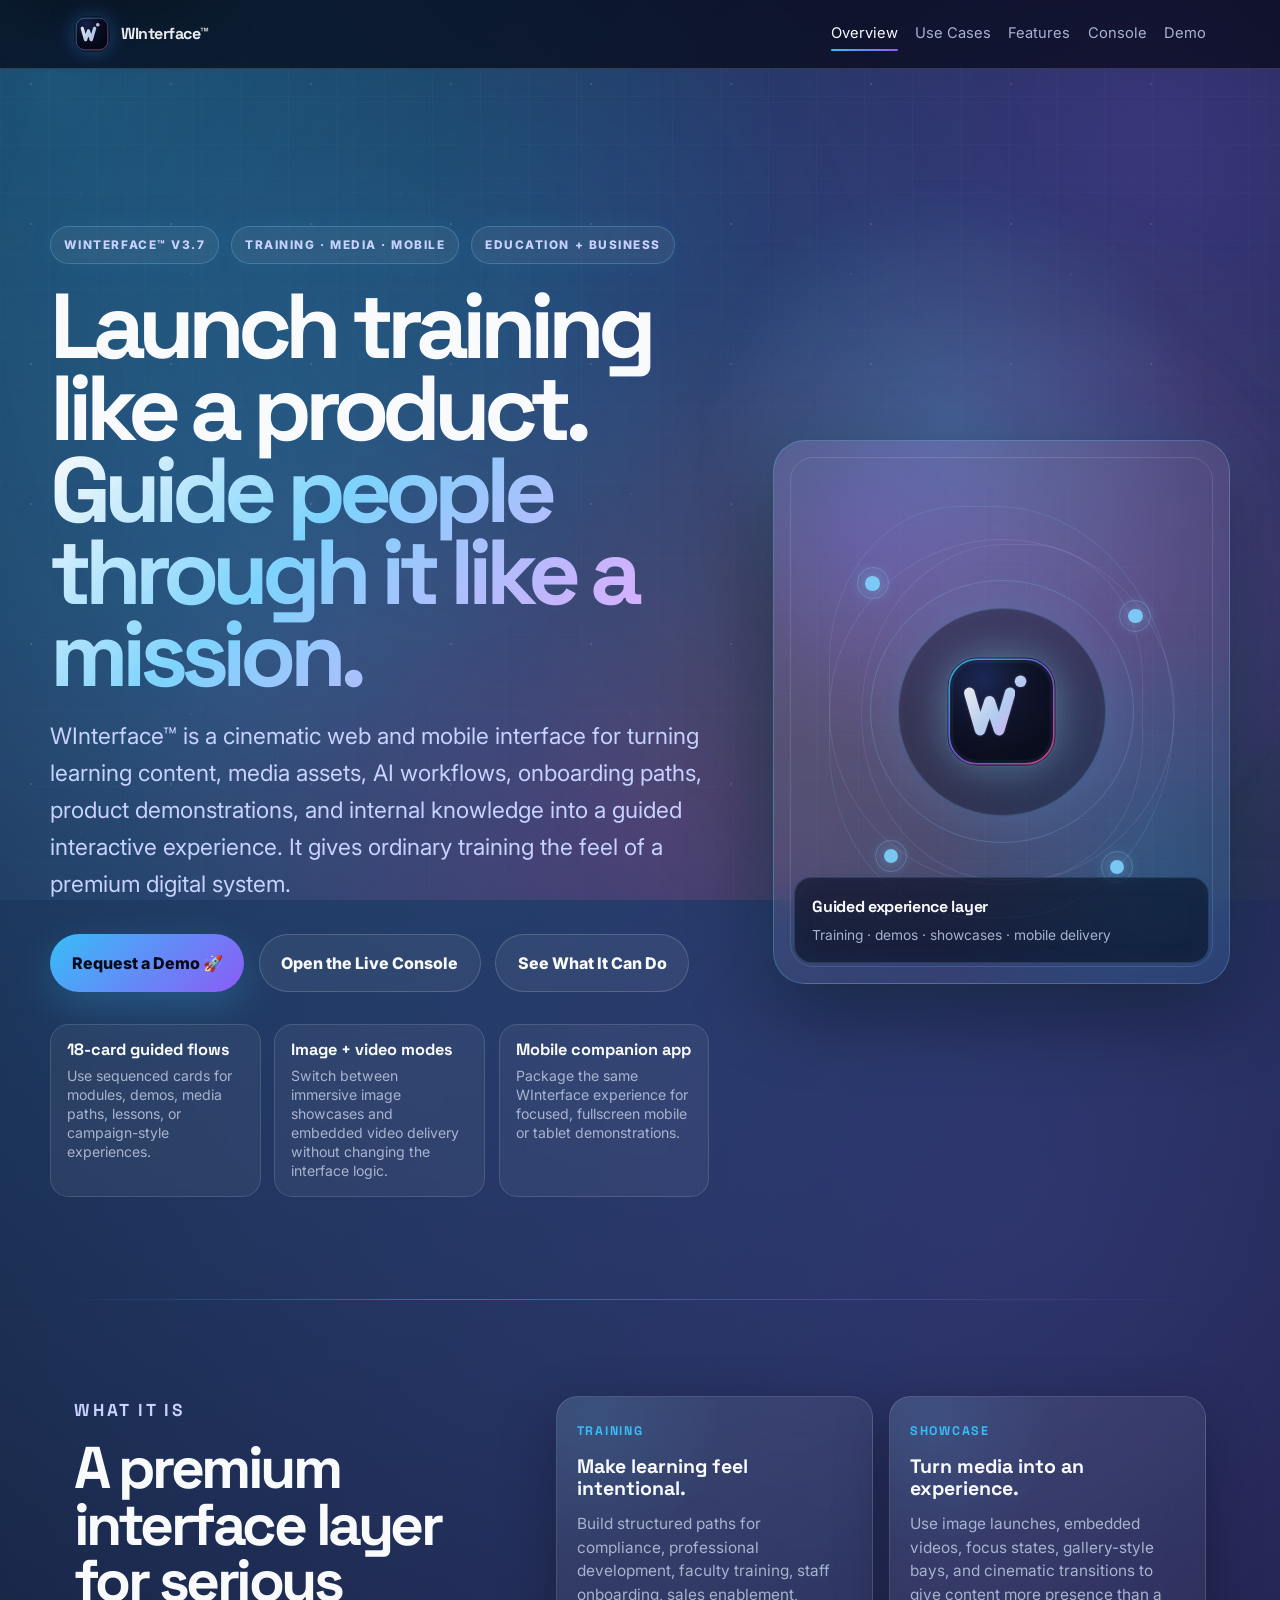
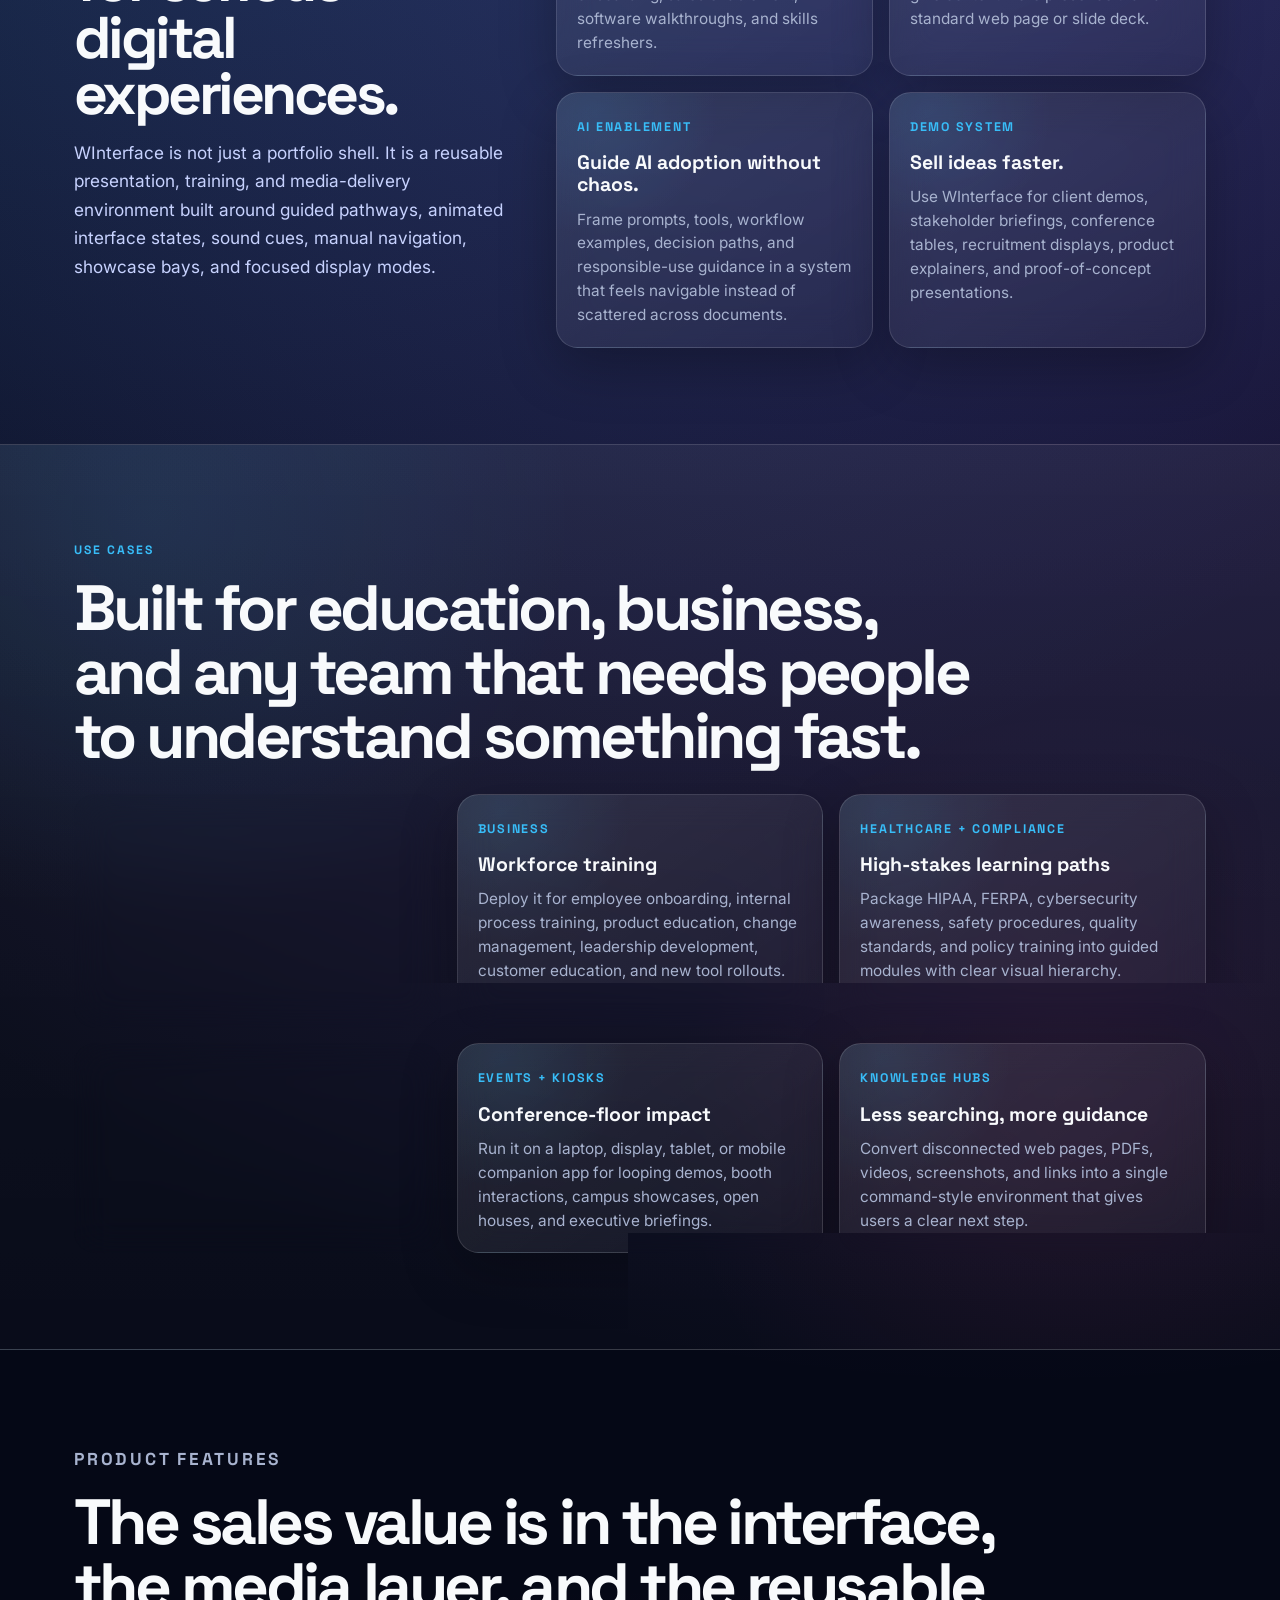
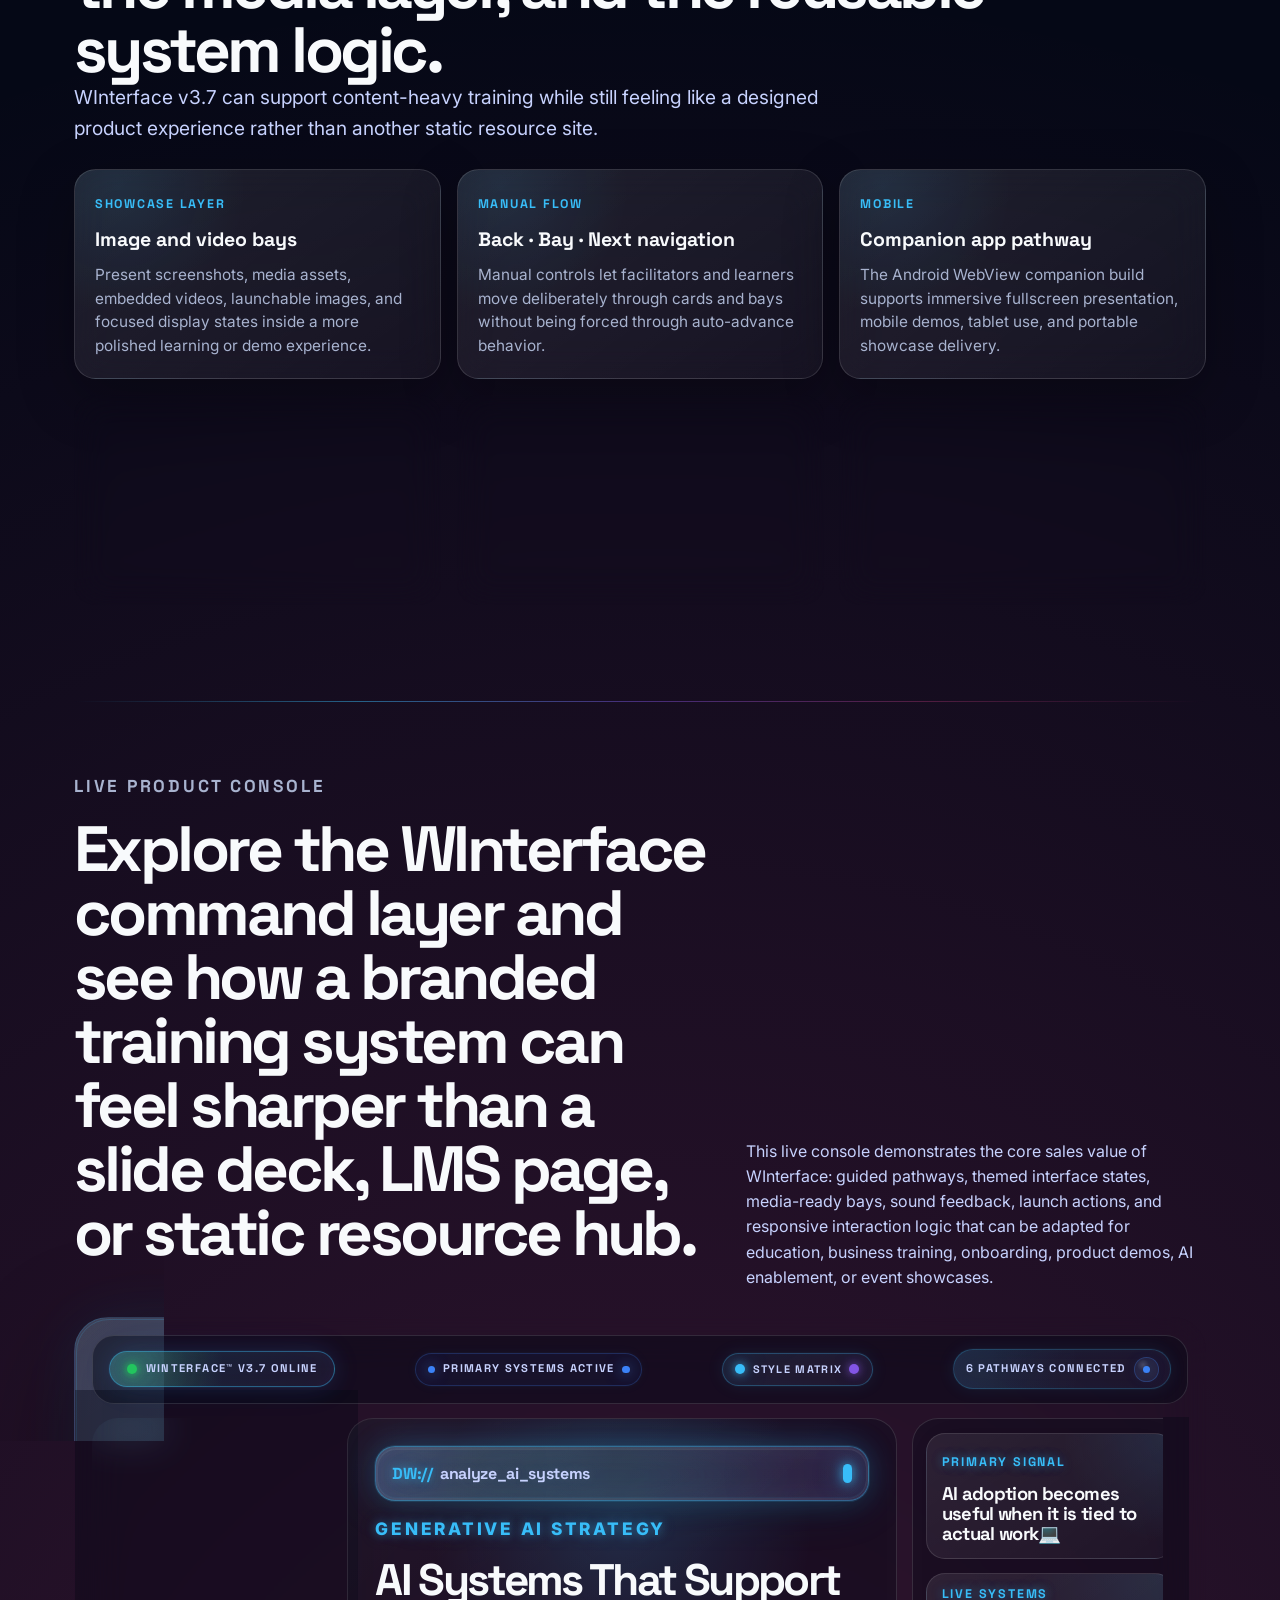
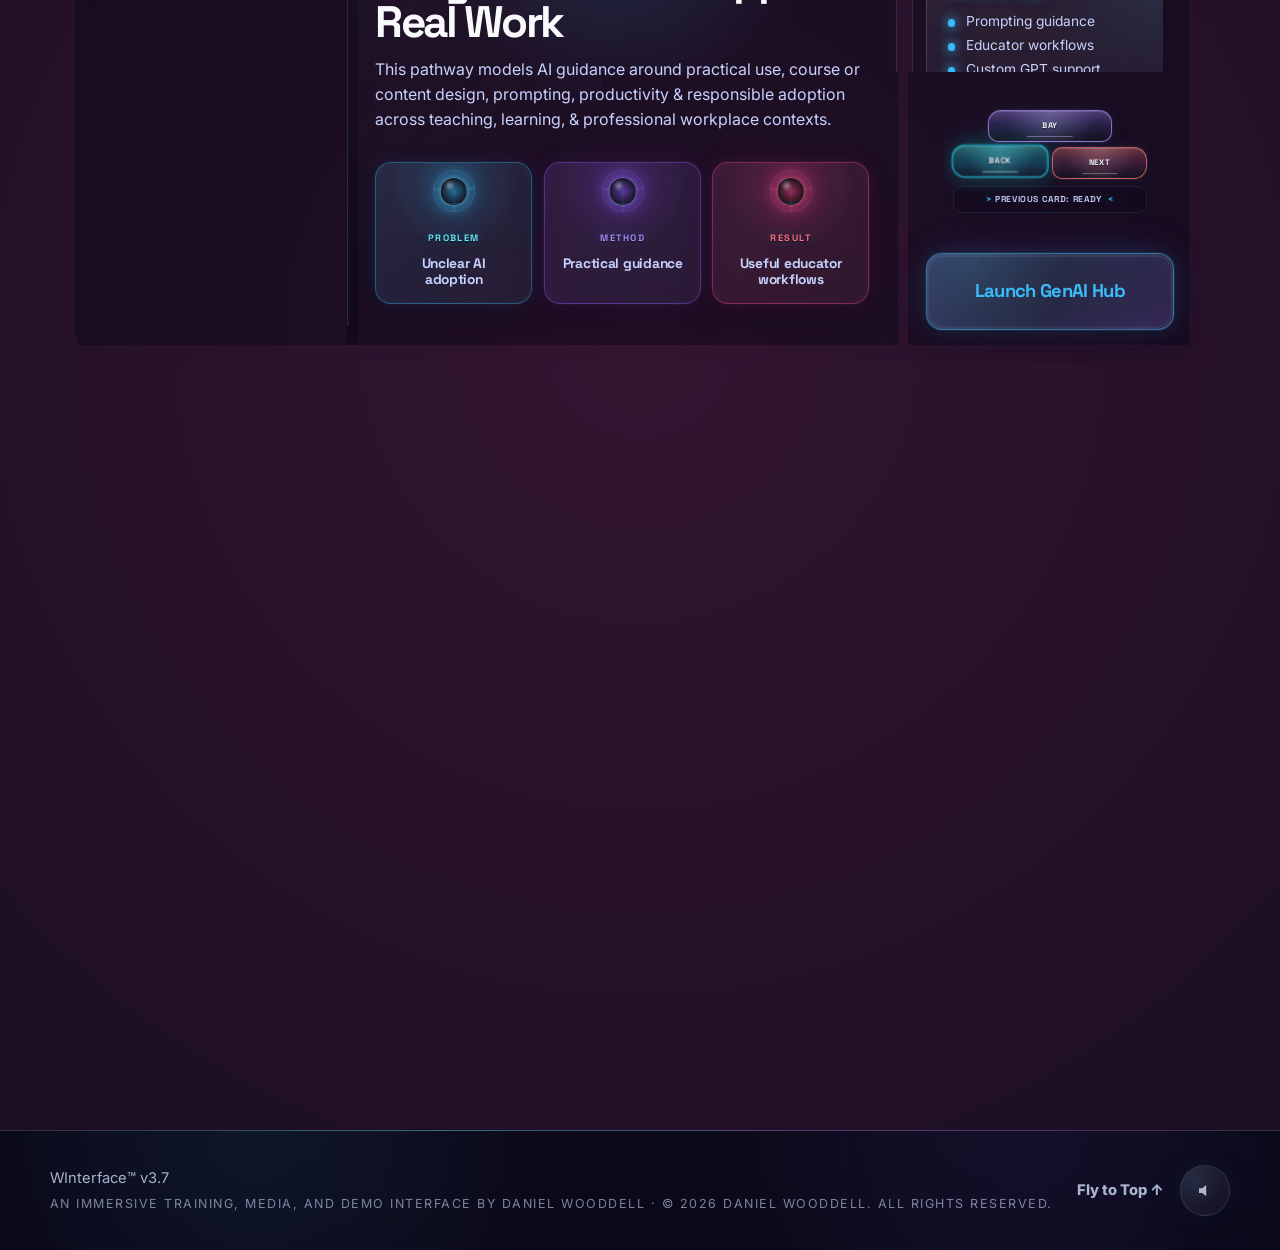
<file: index.html>
<!DOCTYPE html>
<html lang="en">
<head>
<meta charset="utf-8"/>
<meta content="width=device-width, initial-scale=1.0" name="viewport"/>
<meta content="WInterface v3.7 is an immersive media interface for training, product demos, onboarding, AI enablement, education, business learning, and high-impact digital showcases." name="description"/>
<meta content="Daniel Wooddell" name="author"/>
<meta content="WInterface v3.7 | Immersive Training, Media, and Demo Interface" property="og:title"/>
<meta content="A cinematic interface system for education, business learning, media-enhanced training, mobile demos, onboarding, and guided digital experiences." property="og:description"/>
<meta content="website" property="og:type"/>
<meta content="https://winterface.online/" property="og:url"/>
<meta content="https://winterface.online/assets/social/og-image.png" property="og:image"/>
<meta content="summary_large_image" name="twitter:card"/>
<meta content="WInterface v3.7 | Immersive Training, Media, and Demo Interface" name="twitter:title"/>
<meta content="A cinematic interface system for education, business learning, media-enhanced training, mobile demos, onboarding, and guided digital experiences." name="twitter:description"/>
<meta content="https://winterface.online/assets/social/og-image.png" name="twitter:image"/>
<meta content="#050816" name="theme-color"/>
<meta content="dark" name="color-scheme"/>
<meta content="index, follow" name="robots"/>
<title>WInterface v3.7 | Immersive Training, Media, and Demo Interface</title>
<link href="assets/brand/favicon.ico" rel="icon" sizes="any"/>
<link href="assets/brand/dw-mark.svg" rel="icon" type="image/svg+xml"/>
<link href="assets/brand/favicon-32x32.png" rel="icon" sizes="32x32" type="image/png"/>
<link href="assets/brand/favicon-16x16.png" rel="icon" sizes="16x16" type="image/png"/>
<link href="assets/brand/apple-touch-icon.png" rel="apple-touch-icon"/>
<link href="site.webmanifest" rel="manifest"/>
<link href="https://fonts.googleapis.com" rel="preconnect"/>
<link crossorigin="" href="https://fonts.gstatic.com" rel="preconnect"/>
<link href="https://fonts.googleapis.com/css2?family=Inter:wght@300;400;500;600;700;800&family=Space+Grotesk:wght@400;500;700&display=swap" rel="stylesheet"/>
<link href="css/style.css?v=3.7-clean-media-capsules-20260612" id="winterface-theme-stylesheet" rel="stylesheet"/>

<style id="winterface-marketing-critical-css">
/* Live formatting safeguard: keeps the marketing homepage styled even if the hosted CSS is cached. */
/* =========================
   WFO v3.7 MARKETING HOMEPAGE
========================= */

.wm-hero {
  position: relative;
  min-height: 100vh;
  padding: 9.8rem 1.5rem 6.4rem;
  display: flex;
  align-items: center;
  overflow: hidden;
  isolation: isolate;
}

.wm-hero::before {
  content: "";
  position: absolute;
  inset: 5rem auto auto 50%;
  width: min(46rem, 72vw);
  height: min(46rem, 72vw);
  border-radius: 999px;
  transform: translateX(-3%);
  background:
    radial-gradient(circle at 45% 38%, rgba(56,189,248,0.24), transparent 42%),
    radial-gradient(circle at 62% 62%, rgba(139,92,246,0.24), transparent 46%),
    radial-gradient(circle at 50% 50%, rgba(236,72,153,0.12), transparent 58%);
  filter: blur(3px);
  opacity: 0.95;
  z-index: -1;
}

.wm-hero::after {
  content: "";
  position: absolute;
  left: 50%;
  bottom: 0;
  width: min(var(--max-width), calc(100% - 3rem));
  height: 1px;
  transform: translateX(-50%);
  background: linear-gradient(90deg, transparent, rgba(56,189,248,0.48), rgba(139,92,246,0.36), transparent);
}

.wm-hero-grid {
  width: min(var(--max-width), 100%);
  margin: 0 auto;
  display: grid;
  grid-template-columns: minmax(0, 1.04fr) minmax(340px, 0.72fr);
  gap: clamp(2rem, 5vw, 5rem);
  align-items: center;
}

.wm-eyebrow-row {
  display: flex;
  flex-wrap: wrap;
  gap: 0.75rem;
  margin-bottom: 1.3rem;
}

.wm-pill {
  display: inline-flex;
  align-items: center;
  gap: 0.45rem;
  padding: 0.55rem 0.8rem;
  border: 1px solid rgba(125,211,252,0.26);
  border-radius: 999px;
  background: rgba(255,255,255,0.055);
  color: var(--muted-strong);
  font-size: 0.74rem;
  font-weight: 800;
  letter-spacing: 0.13em;
  text-transform: uppercase;
  box-shadow: 0 0 22px rgba(56,189,248,0.08);
}

.wm-hero h1 {
  max-width: 920px;
  margin: 0;
  font-family: "Space Grotesk", sans-serif;
  font-size: clamp(3.05rem, 7.2vw, 7.5rem);
  line-height: 0.89;
  letter-spacing: -0.075em;
  color: var(--text);
}

.wm-hero h1 span {
  display: block;
  color: transparent;
  background: linear-gradient(135deg, #f8fafc, #7dd3fc 38%, #c4b5fd 72%, #f0abfc);
  background-clip: text;
  -webkit-background-clip: text;
}

.wm-hero-copy {
  max-width: 760px;
  margin: 1.45rem 0 0;
  color: var(--muted-strong);
  font-size: clamp(1.12rem, 1.8vw, 1.42rem);
  line-height: 1.62;
}

.wm-hero-actions {
  display: flex;
  flex-wrap: wrap;
  gap: 0.9rem;
  margin-top: 2rem;
}

.wm-hero-proof {
  display: grid;
  grid-template-columns: repeat(3, minmax(0, 1fr));
  gap: 0.85rem;
  margin-top: 2rem;
  max-width: 760px;
}

.wm-proof-item {
  min-height: 6.3rem;
  padding: 1rem;
  border: 1px solid rgba(255,255,255,0.13);
  border-radius: 1.15rem;
  background: rgba(255,255,255,0.055);
  backdrop-filter: blur(18px);
}

.wm-proof-item strong {
  display: block;
  color: var(--text);
  font-family: "Space Grotesk", sans-serif;
  font-size: 1.02rem;
  line-height: 1.1;
}

.wm-proof-item span {
  display: block;
  margin-top: 0.45rem;
  color: var(--muted);
  font-size: 0.88rem;
  line-height: 1.35;
}

.wm-product-card {
  position: relative;
  min-height: 34rem;
  padding: 1.25rem;
  border: 1px solid rgba(125,211,252,0.26);
  border-radius: 2rem;
  background:
    linear-gradient(145deg, rgba(255,255,255,0.12), rgba(255,255,255,0.045)),
    radial-gradient(circle at 12% 10%, rgba(56,189,248,0.16), transparent 34%),
    radial-gradient(circle at 85% 78%, rgba(139,92,246,0.18), transparent 42%);
  box-shadow: var(--shadow), 0 0 54px rgba(56,189,248,0.13);
  overflow: hidden;
  backdrop-filter: blur(22px);
}

.wm-product-card::before {
  content: "";
  position: absolute;
  inset: 1.05rem;
  border-radius: 1.45rem;
  border: 1px solid rgba(255,255,255,0.12);
  pointer-events: none;
}

.wm-product-topline {
  display: flex;
  justify-content: space-between;
  gap: 1rem;
  align-items: center;
  color: var(--muted-strong);
  font-size: 0.75rem;
  font-weight: 800;
  letter-spacing: 0.14em;
  text-transform: uppercase;
}

.wm-product-screen {
  position: relative;
  margin-top: 1.15rem;
  min-height: 22rem;
  border-radius: 1.35rem;
  overflow: hidden;
  border: 1px solid rgba(255,255,255,0.12);
  background:
    linear-gradient(180deg, rgba(15,23,42,0.28), rgba(2,6,23,0.58)),
    url('../assets/social/og-image.png');
  background-size: cover;
  background-position: center;
}

.wm-root .wm-product-screen {
  background-image:
    linear-gradient(180deg, rgba(15,23,42,0.28), rgba(2,6,23,0.58)),
    url('../assets/social/og-image.png');
}

.wm-dev .wm-product-screen {
  background-image:
    linear-gradient(180deg, rgba(15,23,42,0.28), rgba(2,6,23,0.58)),
    url('../assets/social/og-image.png');
}

.wm-product-screen::after {
  content: "";
  position: absolute;
  inset: 0;
  background:
    linear-gradient(90deg, rgba(255,255,255,0.045) 1px, transparent 1px),
    linear-gradient(rgba(255,255,255,0.04) 1px, transparent 1px);
  background-size: 34px 34px;
  opacity: 0.22;
}

.wm-screen-chip {
  position: absolute;
  z-index: 2;
  left: 1rem;
  right: 1rem;
  bottom: 1rem;
  display: grid;
  grid-template-columns: repeat(3, 1fr);
  gap: 0.65rem;
}

.wm-screen-chip span {
  padding: 0.7rem 0.65rem;
  border: 1px solid rgba(125,211,252,0.22);
  border-radius: 0.8rem;
  background: rgba(2,6,23,0.7);
  color: var(--text);
  font-size: 0.78rem;
  font-weight: 800;
  text-align: center;
}

.wm-product-metrics {
  display: grid;
  grid-template-columns: repeat(3, 1fr);
  gap: 0.75rem;
  margin-top: 1rem;
}

.wm-product-metrics div {
  padding: 0.9rem;
  border-radius: 1rem;
  background: rgba(255,255,255,0.06);
  border: 1px solid rgba(255,255,255,0.1);
}

.wm-product-metrics strong {
  display: block;
  color: var(--cyan);
  font-family: "Space Grotesk", sans-serif;
  font-size: 1.35rem;
}

.wm-product-metrics span {
  display: block;
  margin-top: 0.24rem;
  color: var(--muted);
  font-size: 0.76rem;
}

.wm-section-split {
  display: grid;
  grid-template-columns: minmax(0, 0.8fr) minmax(0, 1.2fr);
  gap: clamp(1.5rem, 4vw, 3rem);
  align-items: start;
}

.wm-section-copy h2 {
  font-family: "Space Grotesk", sans-serif;
  color: var(--text);
  font-size: clamp(2.2rem, 4.6vw, 4.8rem);
  line-height: 0.96;
  letter-spacing: -0.06em;
  margin-bottom: 1rem;
}

.wm-section-copy p {
  color: var(--muted-strong);
  font-size: 1.08rem;
  line-height: 1.65;
}

.wm-use-grid,
.wm-feature-grid,
.wm-media-grid {
  display: grid;
  gap: 1rem;
}

.wm-use-grid {
  grid-template-columns: repeat(2, minmax(0, 1fr));
}

.wm-feature-grid {
  grid-template-columns: repeat(3, minmax(0, 1fr));
}

.wm-media-grid {
  grid-template-columns: repeat(3, minmax(0, 1fr));
}

.wm-card {
  min-height: 100%;
  padding: 1.25rem;
  border: 1px solid rgba(255,255,255,0.13);
  border-radius: 1.35rem;
  background:
    linear-gradient(145deg, rgba(255,255,255,0.095), rgba(255,255,255,0.038)),
    radial-gradient(circle at 12% 8%, rgba(56,189,248,0.10), transparent 34%);
  box-shadow: var(--shadow-soft);
  backdrop-filter: blur(18px);
  transition: transform 0.22s ease, border-color 0.22s ease, background 0.22s ease;
}

.wm-card:hover {
  transform: translateY(-6px);
  border-color: rgba(56,189,248,0.46);
  background: rgba(255,255,255,0.105);
}

.wm-card span {
  display: inline-flex;
  margin-bottom: 0.9rem;
  color: var(--cyan);
  font-family: "Space Grotesk", sans-serif;
  font-size: 0.78rem;
  font-weight: 800;
  letter-spacing: 0.14em;
  text-transform: uppercase;
}

.wm-card h3 {
  margin: 0 0 0.7rem;
  color: var(--text);
  font-family: "Space Grotesk", sans-serif;
  font-size: 1.22rem;
  line-height: 1.14;
}

.wm-card p,
.wm-card li {
  color: var(--muted);
  font-size: 0.96rem;
  line-height: 1.55;
}

.wm-card ul {
  margin: 0.75rem 0 0;
  padding-left: 1.05rem;
}

.wm-band {
  max-width: none;
  width: 100%;
  border-top: 1px solid var(--panel-border);
  border-bottom: 1px solid var(--panel-border);
  background:
    linear-gradient(180deg, rgba(255,255,255,0.055), rgba(255,255,255,0.02)),
    radial-gradient(circle at 12% 8%, rgba(56,189,248,0.09), transparent 30%),
    radial-gradient(circle at 84% 74%, rgba(236,72,153,0.08), transparent 32%);
}

.wm-band > .wm-band-inner {
  max-width: var(--max-width);
  margin: 0 auto;
  padding: 6rem 1.5rem;
}

.wm-wide-cta {
  position: relative;
  overflow: hidden;
  padding: clamp(2rem, 5vw, 4rem);
  border: 1px solid rgba(125,211,252,0.22);
  border-radius: 2rem;
  background:
    radial-gradient(circle at 15% 10%, rgba(56,189,248,0.18), transparent 34%),
    radial-gradient(circle at 84% 78%, rgba(139,92,246,0.18), transparent 42%),
    linear-gradient(135deg, rgba(255,255,255,0.10), rgba(255,255,255,0.04));
  box-shadow: var(--shadow);
}

.wm-wide-cta h2 {
  max-width: 880px;
  margin-bottom: 1rem;
  color: var(--text);
  font-family: "Space Grotesk", sans-serif;
  font-size: clamp(2.2rem, 5vw, 5rem);
  line-height: 0.95;
  letter-spacing: -0.06em;
}

.wm-wide-cta p {
  max-width: 780px;
  color: var(--muted-strong);
  font-size: 1.1rem;
}

.wm-cta-actions {
  display: flex;
  flex-wrap: wrap;
  gap: 0.85rem;
  margin-top: 1.7rem;
}

.wm-quote-strip {
  display: grid;
  grid-template-columns: 0.72fr 1.28fr;
  gap: 1.2rem;
  align-items: stretch;
}

.wm-quote-panel {
  padding: 1.45rem;
  border-radius: 1.35rem;
  border: 1px solid rgba(255,255,255,0.13);
  background: rgba(255,255,255,0.06);
}

.wm-quote-panel strong {
  color: var(--text);
  font-family: "Space Grotesk", sans-serif;
  font-size: 1.35rem;
  line-height: 1.1;
}

.wm-quote-panel p {
  margin-top: 0.85rem;
}

@media (max-width: 1080px) {
  .wm-hero-grid,
  .wm-section-split,
  .wm-quote-strip {
    grid-template-columns: 1fr;
  }

  .wm-product-card {
    min-height: auto;
  }

  .wm-feature-grid,
  .wm-media-grid {
    grid-template-columns: repeat(2, minmax(0, 1fr));
  }
}

@media (max-width: 720px) {
  .wm-hero {
    padding-top: 7.5rem;
  }

  .wm-hero-proof,
  .wm-use-grid,
  .wm-feature-grid,
  .wm-media-grid,
  .wm-product-metrics,
  .wm-screen-chip {
    grid-template-columns: 1fr;
  }

  .wm-screen-chip {
    position: relative;
    left: auto;
    right: auto;
    bottom: auto;
    margin: 1rem;
  }

  .wm-product-screen {
    min-height: 18rem;
  }
}


/* WInterface marketing revision: replaces the top Product Layer card with a subtle animated signal field. */
.wm-signal-card {
  position: relative;
  min-height: 34rem;
  border: 1px solid rgba(125, 211, 252, 0.25);
  border-radius: 2rem;
  overflow: hidden;
  background:
    radial-gradient(circle at 50% 48%, rgba(56, 189, 248, 0.22), transparent 0 9rem, transparent 18rem),
    radial-gradient(circle at 20% 18%, rgba(139, 92, 246, 0.22), transparent 34%),
    radial-gradient(circle at 86% 78%, rgba(14, 165, 233, 0.18), transparent 40%),
    linear-gradient(145deg, rgba(255, 255, 255, 0.10), rgba(255, 255, 255, 0.035));
  box-shadow: var(--shadow), 0 0 58px rgba(56, 189, 248, 0.14);
  backdrop-filter: blur(22px);
  isolation: isolate;
}

.wm-signal-card::before,
.wm-signal-card::after {
  content: "";
  position: absolute;
  inset: 1rem;
  border-radius: 1.45rem;
  pointer-events: none;
}

.wm-signal-card::before {
  border: 1px solid rgba(255, 255, 255, 0.12);
}

.wm-signal-card::after {
  background:
    linear-gradient(90deg, transparent, rgba(125, 211, 252, 0.16), transparent),
    linear-gradient(180deg, transparent, rgba(255, 255, 255, 0.04), transparent);
  transform: translateX(-110%);
  animation: wmSignalSweep 9s ease-in-out infinite;
  opacity: 0.55;
}

.wm-signal-grid {
  position: absolute;
  inset: 0;
  background:
    linear-gradient(90deg, rgba(125, 211, 252, 0.07) 1px, transparent 1px),
    linear-gradient(rgba(125, 211, 252, 0.055) 1px, transparent 1px);
  background-size: 42px 42px;
  mask-image: radial-gradient(circle at center, black 0 58%, transparent 83%);
  opacity: 0.5;
  animation: wmGridDrift 18s linear infinite;
}

.wm-signal-route {
  position: absolute;
  inset: 12%;
  border: 1px solid rgba(125, 211, 252, 0.19);
  border-radius: 42% 58% 54% 46%;
  opacity: 0.72;
  animation: wmRouteSpin 21s linear infinite;
}

.wm-signal-route-two {
  inset: 19%;
  border-color: rgba(216, 180, 254, 0.18);
  border-radius: 56% 44% 46% 54%;
  animation-duration: 28s;
  animation-direction: reverse;
}

.wm-signal-core {
  position: absolute;
  inset: 50% auto auto 50%;
  width: clamp(9rem, 20vw, 13rem);
  aspect-ratio: 1;
  transform: translate(-50%, -50%);
  display: grid;
  place-items: center;
  border-radius: 50%;
  background:
    radial-gradient(circle, rgba(125, 211, 252, 0.16), transparent 67%),
    rgba(2, 6, 23, 0.42);
  border: 1px solid rgba(125, 211, 252, 0.22);
  box-shadow: 0 0 50px rgba(56, 189, 248, 0.18), inset 0 0 32px rgba(125, 211, 252, 0.08);
}

.wm-signal-core img {
  width: 58%;
  height: 58%;
  object-fit: contain;
  opacity: 0.9;
  filter: drop-shadow(0 0 20px rgba(125, 211, 252, 0.35));
  animation: wmLogoFloat 6s ease-in-out infinite;
}

.wm-signal-ring {
  position: absolute;
  inset: -14%;
  border: 1px solid rgba(125, 211, 252, 0.22);
  border-radius: 50%;
  animation: wmSignalPulse 4.8s ease-in-out infinite;
}

.wm-signal-ring-two {
  inset: -34%;
  border-color: rgba(216, 180, 254, 0.15);
  animation-delay: 1.3s;
}

.wm-map-node {
  position: absolute;
  width: 0.9rem;
  aspect-ratio: 1;
  border-radius: 50%;
  background: rgba(125, 211, 252, 0.92);
  box-shadow: 0 0 18px rgba(125, 211, 252, 0.8);
}

.wm-map-node span {
  position: absolute;
  inset: -0.55rem;
  border: 1px solid rgba(125, 211, 252, 0.28);
  border-radius: 50%;
  animation: wmNodePulse 3.4s ease-in-out infinite;
}

.wm-map-node-one { left: 20%; top: 25%; }
.wm-map-node-two { right: 19%; top: 31%; animation-delay: 0.7s; }
.wm-map-node-three { left: 24%; bottom: 22%; animation-delay: 1.2s; }
.wm-map-node-four { right: 23%; bottom: 20%; animation-delay: 1.9s; }

.wm-signal-readout {
  position: absolute;
  left: 1.25rem;
  right: 1.25rem;
  bottom: 1.25rem;
  padding: 1rem 1.05rem;
  border-radius: 1.1rem;
  border: 1px solid rgba(125, 211, 252, 0.18);
  background: rgba(2, 6, 23, 0.62);
  box-shadow: inset 0 0 24px rgba(125, 211, 252, 0.06);
  backdrop-filter: blur(18px);
}

.wm-signal-readout strong,
.wm-signal-readout span {
  display: block;
}

.wm-signal-readout strong {
  color: var(--text);
  font-family: "Space Grotesk", sans-serif;
  font-size: 1rem;
  letter-spacing: -0.02em;
}

.wm-signal-readout span {
  margin-top: 0.28rem;
  color: var(--muted);
  font-size: 0.86rem;
}

@keyframes wmSignalSweep {
  0%, 18% { transform: translateX(-115%); opacity: 0; }
  30%, 58% { opacity: 0.55; }
  74%, 100% { transform: translateX(115%); opacity: 0; }
}

@keyframes wmGridDrift {
  from { background-position: 0 0, 0 0; }
  to { background-position: 84px 42px, 84px 42px; }
}

@keyframes wmRouteSpin {
  from { transform: rotate(0deg); }
  to { transform: rotate(360deg); }
}

@keyframes wmLogoFloat {
  0%, 100% { transform: translateY(0) scale(1); }
  50% { transform: translateY(-0.35rem) scale(1.025); }
}

@keyframes wmSignalPulse {
  0%, 100% { transform: scale(0.96); opacity: 0.32; }
  50% { transform: scale(1.04); opacity: 0.76; }
}

@keyframes wmNodePulse {
  0%, 100% { transform: scale(0.75); opacity: 0.35; }
  50% { transform: scale(1.45); opacity: 0.82; }
}

@media (max-width: 1080px) {
  .wm-signal-card {
    min-height: 28rem;
  }
}

@media (max-width: 720px) {
  .wm-signal-card {
    min-height: 23rem;
  }

  .wm-signal-readout {
    left: 1rem;
    right: 1rem;
    bottom: 1rem;
  }
}

@media (prefers-reduced-motion: reduce) {
  .wm-signal-card::after,
  .wm-signal-grid,
  .wm-signal-route,
  .wm-signal-core img,
  .wm-signal-ring,
  .wm-map-node span {
    animation: none !important;
  }
}

</style>
</head>
<body>
<a class="skip-link" href="#main-content">Skip to main content</a>
<div aria-hidden="true" class="parallax-background">
  <div class="parallax-layer parallax-grid" data-speed="0.08"></div>
  <div class="parallax-layer parallax-stars" data-speed="0.04"></div>
  <div class="parallax-layer parallax-glow-one" data-speed="0.14"></div>
  <div class="parallax-layer parallax-glow-two" data-speed="0.22"></div>
  <div class="parallax-layer parallax-glow-three" data-speed="0.3"></div>
</div>
<header class="site-header" data-header="">
  <nav aria-label="Primary navigation" class="nav">
    <a aria-label="WInterface home" class="logo" href="#top">
      <img alt="" aria-hidden="true" class="logo-mark" height="36" src="assets/brand/dw-mark.svg" width="36"/>
      <span class="logo-text">WInterface™</span>
    </a>
    <ul class="nav-links">
      <li><a data-nav-link="" href="#top">Overview</a></li>
      <li><a data-nav-link="" href="#use-cases">Use Cases</a></li>
      <li><a data-nav-link="" href="#features">Features</a></li>
      <li><a data-nav-link="" href="#winterface">Console</a></li>
      <li><a data-nav-link="" href="#contact">Demo</a></li>
    </ul>
  </nav>
</header>
<main id="main-content">
  <section aria-labelledby="wfo-title" class="wm-hero wm-root" id="top">
    <div class="wm-hero-grid">
      <div class="wm-hero-copy-block reveal">
        <div class="wm-eyebrow-row">
          <span class="wm-pill">WInterface™ v3.7</span>
          <span class="wm-pill">Training · Media · Mobile</span>
          <span class="wm-pill">Education + Business</span>
        </div>
        <h1 id="wfo-title">Launch training like a product. <span>Guide people through it like a mission.</span></h1>
        <p class="wm-hero-copy">WInterface™ is a cinematic web and mobile interface for turning learning content, media assets, AI workflows, onboarding paths, product demonstrations, and internal knowledge into a guided interactive experience. It gives ordinary training the feel of a premium digital system.</p>
        <div aria-label="WInterface calls to action" class="wm-hero-actions">
          <a class="button primary" href="#contact">Request a Demo 🚀</a>
          <a class="button secondary" href="#winterface">Open the Live Console</a>
          <a class="button secondary" href="#features">See What It Can Do</a>
        </div>
        <div aria-label="WInterface product proof points" class="wm-hero-proof">
          <div class="wm-proof-item"><strong>18-card guided flows</strong><span>Use sequenced cards for modules, demos, media paths, lessons, or campaign-style experiences.</span></div>
          <div class="wm-proof-item"><strong>Image + video modes</strong><span>Switch between immersive image showcases and embedded video delivery without changing the interface logic.</span></div>
          <div class="wm-proof-item"><strong>Mobile companion app</strong><span>Package the same WInterface experience for focused, fullscreen mobile or tablet demonstrations.</span></div>
        </div>
      </div>
      <div aria-label="WInterface signal preview" class="wm-signal-card reveal">
        <div aria-hidden="true" class="wm-signal-grid"></div>
        <div aria-hidden="true" class="wm-signal-route wm-signal-route-one"></div>
        <div aria-hidden="true" class="wm-signal-route wm-signal-route-two"></div>
        <div class="wm-signal-core">
          <span class="wm-signal-ring wm-signal-ring-one"></span>
          <span class="wm-signal-ring wm-signal-ring-two"></span>
          <img alt="" aria-hidden="true" src="assets/brand/dw-mark.svg" />
        </div>
        <div aria-hidden="true" class="wm-map-node wm-map-node-one"><span></span></div>
        <div aria-hidden="true" class="wm-map-node wm-map-node-two"><span></span></div>
        <div aria-hidden="true" class="wm-map-node wm-map-node-three"><span></span></div>
        <div aria-hidden="true" class="wm-map-node wm-map-node-four"><span></span></div>
        <div class="wm-signal-readout">
          <strong>Guided experience layer</strong>
          <span>Training · demos · showcases · mobile delivery</span>
        </div>
      </div>
    </div>
  </section>

  <section aria-labelledby="position-title" class="section reveal" id="positioning">
    <div class="wm-section-split">
      <div class="wm-section-copy">
        <p class="eyebrow">What It Is</p>
        <h2 id="position-title">A premium interface layer for serious digital experiences.</h2>
        <p>WInterface is not just a portfolio shell. It is a reusable presentation, training, and media-delivery environment built around guided pathways, animated interface states, sound cues, manual navigation, showcase bays, and focused display modes.</p>
      </div>
      <div class="wm-use-grid">
        <article class="wm-card"><span>Training</span><h3>Make learning feel intentional.</h3><p>Build structured paths for compliance, professional development, faculty training, staff onboarding, sales enablement, software walkthroughs, and skills refreshers.</p></article>
        <article class="wm-card"><span>Showcase</span><h3>Turn media into an experience.</h3><p>Use image launches, embedded videos, focus states, gallery-style bays, and cinematic transitions to give content more presence than a standard web page or slide deck.</p></article>
        <article class="wm-card"><span>AI Enablement</span><h3>Guide AI adoption without chaos.</h3><p>Frame prompts, tools, workflow examples, decision paths, and responsible-use guidance in a system that feels navigable instead of scattered across documents.</p></article>
        <article class="wm-card"><span>Demo System</span><h3>Sell ideas faster.</h3><p>Use WInterface for client demos, stakeholder briefings, conference tables, recruitment displays, product explainers, and proof-of-concept presentations.</p></article>
      </div>
    </div>
  </section>

  <section aria-labelledby="use-cases-title" class="wm-band reveal" id="use-cases">
    <div class="wm-band-inner">
      <div class="section-heading compact">
        <p class="eyebrow">Use Cases</p>
        <h2 id="use-cases-title">Built for education, business, and any team that needs people to understand something fast.</h2>
      </div>
      <div class="wm-media-grid">
        <article class="wm-card"><span>Education</span><h3>Faculty and student support</h3><p>Use it for instructional technology onboarding, AI teaching resources, accessibility training, course design walkthroughs, student orientation, advising resources, and digital pedagogy showcases.</p></article>
        <article class="wm-card"><span>Business</span><h3>Workforce training</h3><p>Deploy it for employee onboarding, internal process training, product education, change management, leadership development, customer education, and new tool rollouts.</p></article>
        <article class="wm-card"><span>Healthcare + Compliance</span><h3>High-stakes learning paths</h3><p>Package HIPAA, FERPA, cybersecurity awareness, safety procedures, quality standards, and policy training into guided modules with clear visual hierarchy.</p></article>
        <article class="wm-card"><span>Sales + Enablement</span><h3>Demo-ready product stories</h3><p>Present features, case studies, launch materials, comparison points, market positioning, and customer workflows inside a polished interactive console.</p></article>
        <article class="wm-card"><span>Events + Kiosks</span><h3>Conference-floor impact</h3><p>Run it on a laptop, display, tablet, or mobile companion app for looping demos, booth interactions, campus showcases, open houses, and executive briefings.</p></article>
        <article class="wm-card"><span>Knowledge Hubs</span><h3>Less searching, more guidance</h3><p>Convert disconnected web pages, PDFs, videos, screenshots, and links into a single command-style environment that gives users a clear next step.</p></article>
      </div>
    </div>
  </section>

  <section aria-labelledby="features-title" class="section reveal" id="features">
    <div class="section-heading compact">
      <p class="eyebrow">Product Features</p>
      <h2 id="features-title">The sales value is in the interface, the media layer, and the reusable system logic.</h2>
      <p class="section-lede">WInterface v3.7 can support content-heavy training while still feeling like a designed product experience rather than another static resource site.</p>
    </div>
    <div class="wm-feature-grid">
      <article class="wm-card"><span>Showcase Layer</span><h3>Image and video bays</h3><p>Present screenshots, media assets, embedded videos, launchable images, and focused display states inside a more polished learning or demo experience.</p></article>
      <article class="wm-card"><span>Manual Flow</span><h3>Back · Bay · Next navigation</h3><p>Manual controls let facilitators and learners move deliberately through cards and bays without being forced through auto-advance behavior.</p></article>
      <article class="wm-card"><span>Mobile</span><h3>Companion app pathway</h3><p>The Android WebView companion build supports immersive fullscreen presentation, mobile demos, tablet use, and portable showcase delivery.</p></article>
      <article class="wm-card"><span>Branding</span><h3>Theme matrix support</h3><p>Switch visual systems for different brands, audiences, campaigns, or demo contexts while preserving the same underlying product shell.</p></article>
      <article class="wm-card"><span>Engagement</span><h3>Sound and interaction cues</h3><p>Audio feedback, launch sounds, hover states, glowing status layers, and animated transitions create perceived polish and help users understand state changes.</p></article>
      <article class="wm-card"><span>Reusable Build</span><h3>Static, portable, and adaptable</h3><p>The package works as a static web build, making it practical for GitHub Pages, standalone demos, dev sites, product variants, and customized deployments.</p></article>
    </div>
  </section>


  <section aria-labelledby="interface-title" class="section interface-section reveal" data-interface-system="" id="winterface">
<div class="interface-header">
<div class="section-heading compact">
<p class="eyebrow">Live Product Console</p>
<h2 id="interface-title">Explore the WInterface command layer and see how a branded training system can feel sharper than a slide deck, LMS page, or static resource hub.</h2>
</div>
<p class="interface-intro">This live console demonstrates the core sales value of WInterface: guided pathways, themed interface states, media-ready bays, sound feedback, launch actions, and responsive interaction logic that can be adapted for education, business training, onboarding, product demos, AI enablement, or event showcases.</p>
</div>
<div class="interface-shell interactive-card">
<div aria-hidden="true" class="interface-ambient">
<span class="interface-orbit interface-orbit-one"></span>
<span class="interface-orbit interface-orbit-two"></span>
<span class="interface-scan"></span>
</div>
<div aria-label="Interface status" class="interface-status-bar">
<button aria-label="Turn WInterface system offline" aria-pressed="true" class="interface-system-toggle" data-interface-system-toggle="" title="Mute Style &amp; Sound" type="button">
<i aria-hidden="true"></i>
<span data-interface-system-status-text="">WInterface System online</span>
</button>
<span class="interface-status-item interface-status-mode">
<i aria-hidden="true" class="interface-status-orb"></i>
<span data-interface-mode-label="">Primary pathways active</span>
<i aria-hidden="true" class="interface-status-orb interface-status-orb-mirror"></i>
</span>
<div class="interface-theme-selector" data-interface-theme-selector="">
<button aria-controls="interface-theme-menu" aria-expanded="false" aria-label="Change Visual Styles" class="interface-theme-toggle" data-interface-theme-toggle="" title="Change Visual Styles" type="button">Style Matrix</button>
<div aria-label="WInterface visual systems" class="interface-theme-menu" data-interface-theme-menu="" hidden="" id="interface-theme-menu" role="menu">
<button class="interface-theme-option is-active" data-interface-theme-index="01" data-interface-theme-option="default" role="menuitemradio" aria-checked="true" type="button">Default</button>
<button class="interface-theme-option" data-interface-theme-index="02" data-interface-theme-option="navy-sky-grey" role="menuitemradio" aria-checked="false" type="button">Navy Sky Grey</button>
<button class="interface-theme-option" data-interface-theme-index="03" data-interface-theme-option="green-gold" role="menuitemradio" aria-checked="false" type="button">Green Gold</button>
<button class="interface-theme-option" data-interface-theme-index="04" data-interface-theme-option="dark-purple" role="menuitemradio" aria-checked="false" type="button">Dark Purple</button>
</div>
</div>
<span class="interface-status-item interface-status-count">
<span data-interface-count-label="">6 pathways connected</span>
<button aria-label="Dock To Fullscreen" aria-pressed="false" class="interface-maximize-button" data-interface-maximize-toggle="" title="Dock To Fullscreen" type="button">
<i aria-hidden="true" class="interface-status-orb"></i>
</button>
</span>
</div>
<div class="interface-grid">
<aside aria-label="System pathways" class="interface-rail">
<div class="interface-rail-header">
<div>
<p class="interface-rail-label" data-interface-rail-label="">Active Pathways</p>
<p class="interface-rail-subtitle" data-interface-rail-subtitle="">Primary Systems</p>
</div>
<div aria-label="Pathway set controls" class="interface-set-controls">
<button aria-label="Show primary pathways" aria-pressed="true" class="interface-set-button is-active" data-interface-set-button="primary" type="button">
<span></span>
</button>
<button aria-label="Show operational pathways" aria-pressed="false" class="interface-set-button" data-interface-set-button="operations" type="button">
<span></span>
</button>
<button aria-label="Show future media pathways" aria-pressed="false" class="interface-set-button" data-interface-set-button="media" type="button">
<span></span>
</button>
</div>
</div>
<div class="interface-path-list" data-interface-path-list="">
<button class="interface-path is-active" data-interface-path="ai" type="button">
<span>01</span>
<strong>AI Systems</strong>
</button>
<button class="interface-path" data-interface-path="learning" type="button">
<span>02</span>
<strong>Learning Design</strong>
</button>
<button class="interface-path" data-interface-path="accessibility" type="button">
<span>03</span>
<strong>Accessibility</strong>
</button>
<button class="interface-path" data-interface-path="support" type="button">
<span>04</span>
<strong>Support Ecosystems</strong>
</button>
<button class="interface-path" data-interface-path="workflow" type="button">
<span>05</span>
<strong>Workflow Intelligence</strong>
</button>
<button class="interface-path" data-interface-path="human" type="button">
<span>06</span>
<strong>Human-Centered Tech</strong>
</button>
</div>
</aside>
<div aria-live="polite" class="interface-core">
<label class="interface-command-line" for="interface-command-input">
<span class="interface-command-prefix">DW://</span>
<input aria-label="Search WInterface systems" autocomplete="off" class="interface-command-input" data-interface-command-input="" id="interface-command-input" spellcheck="false" type="text" value="analyze_ai_systems"/>
<span aria-hidden="true" class="interface-cursor"></span>
</label>
<div class="interface-media-panel" data-interface-media-panel="" hidden="">
<div class="interface-media-frame-shell">
<div class="interface-showcase-frame" data-interface-showcase-frame="">
<img alt="Selected portfolio showcase preview" data-interface-showcase-image="" decoding="async" loading="lazy" src="assets/showcase/TwT.png"/>
<div class="interface-showcase-caption">
<span data-interface-showcase-kicker="">Showcase Bay</span>
<strong data-interface-showcase-title="">Teaching with Technology</strong>
<p data-interface-showcase-copy="">A visual preview layer for featured work and support ecosystems.</p>
</div>
</div>
<div class="interface-video-frame" data-interface-video-frame-wrap="" hidden="">
<iframe allow="autoplay; fullscreen; picture-in-picture; clipboard-write; encrypted-media; web-share" data-interface-media-frame="" frameborder="0" referrerpolicy="strict-origin-when-cross-origin" src="https://player.vimeo.com/video/1190770780?badge=0&amp;autopause=0&amp;player_id=0&amp;app_id=58479" title="Using AI for Effective Course Design - Site Walkthrough"></iframe>
</div>
</div>
<div class="interface-media-actions">
<div aria-label="Showcase bay status" aria-live="polite" class="interface-playback-status" data-interface-playback-status="">
<span aria-hidden="true" class="interface-playback-dot"></span>
<span data-interface-media-status-text="">Showcase Bay Active</span>
</div>
<button aria-label="Mute Media Audio" aria-pressed="false" class="interface-media-mute" data-interface-media-mute="" title="Mute Media Audio" type="button">
<span aria-hidden="true" class="interface-media-mute-stick"></span>
<span aria-hidden="true" class="interface-media-mute-orb">
<svg aria-hidden="true" class="interface-media-mute-icon" focusable="false" viewbox="0 0 24 24">
<path class="interface-media-mute-speaker" d="M4 9.25h3.4L12 5.6v12.8l-4.6-3.65H4z"></path>
<path class="interface-media-mute-wave interface-media-mute-wave-one" d="M15 9.25c.86.78 1.35 1.7 1.35 2.75s-.49 1.97-1.35 2.75"></path>
<path class="interface-media-mute-wave interface-media-mute-wave-two" d="M17.35 7.1C18.72 8.42 19.5 10.08 19.5 12s-.78 3.58-2.15 4.9"></path>
<path class="interface-media-mute-slash" d="M5.6 5.6l12.8 12.8"></path>
</svg>
</span>
<span class="sr-only" data-interface-media-mute-text="">Mute Media Audio</span>
</button>
<button aria-label="Snap To Widescreen" aria-pressed="false" class="interface-media-toggle" data-interface-media-toggle="" title="Snap To Widescreen" type="button">
              Expand WInterface 🦇
            </button>
</div>
</div>
<div class="interface-response" data-interface-response="">
<p class="panel-label" data-interface-kicker="">Generative AI Strategy</p>
<h3 data-interface-title="">AI Systems That Support Real Work</h3>
<p data-interface-copy="">
            I design AI guidance around practical teaching, course design, prompting, productivity, and responsible adoption rather than treating AI as only a policy conversation.
          </p>
<div aria-label="Signal detail telemetry" class="interface-signal-detail" data-interface-telemetry="">
<div class="interface-signal-chip">
<span>Problem</span>
<strong>Unclear AI adoption</strong>
</div>
<div class="interface-signal-chip">
<span>Method</span>
<strong>Practical guidance</strong>
</div>
<div class="interface-signal-chip">
<span>Result</span>
<strong>Useful faculty workflows</strong>
</div>
</div>
</div>
</div>
<aside aria-label="Current system output" class="interface-side-panel">
<div class="interface-output-card">
<span class="interface-output-label">Primary Signal</span>
<strong data-interface-primary="">AI adoption becomes useful when it is tied to actual work.</strong>
</div>
<div class="interface-output-card interface-output-card-soft">
<span class="interface-output-label">Live Systems</span>
<ul class="interface-system-list" data-interface-systems="">
<li>Prompting guidance</li>
<li>Faculty workflows</li>
<li>Custom GPT support</li>
</ul>
<div aria-label="Signal pulse module readout" class="interface-signal-pulse" data-interface-pulse="">
<span class="interface-signal-pulse-label">Signal Pulse</span>
<div aria-label="Current module signal pulse indicators" class="interface-signal-pulse-chips" role="group">
<button class="interface-signal-pulse-chip is-active" data-interface-pulse-chip="0" type="button">Prompting</button>
<button class="interface-signal-pulse-chip" data-interface-pulse-chip="1" type="button">Workflow</button>
<button class="interface-signal-pulse-chip" data-interface-pulse-chip="2" type="button">Support</button>
</div>
<p class="interface-signal-pulse-readout" data-interface-pulse-readout="">Prompting guidance active</p>
</div>
</div>
<a class="interface-jump-link" data-interface-link="" href="https://www.xavier.edu/teachingwithtech/genai" rel="noopener noreferrer" target="_blank">Launch GenAI Hub</a>
</aside>
</div>
</div>
</section>
  <section aria-labelledby="contact-title" class="section contact-section contact-launch-card reveal" id="contact">
    <div class="contact-card-inner">
      <div class="contact-card-copy">
        <p class="eyebrow">Contact</p>
        <h2 id="contact-title">Ready to schedule a custom demo of WInterface?</h2>
        <p>Contact me to discuss a tailored walkthrough, custom training build, media showcase, mobile app package, or branded WInterface deployment for your organization.</p>
      </div>
      <div aria-label="Contact links" class="contact-links contact-card-actions">
        <a class="button primary" href="mailto:daniel.wooddell@gmail.com?subject=WInterface%20Demo%20Request">Request a Demo</a>
        <a class="button secondary" href="https://www.linkedin.com/in/daniel-wooddell/" rel="noopener noreferrer" target="_blank">LinkedIn</a>
        <a class="button secondary" href="https://github.com/danielwooddell" rel="noopener noreferrer" target="_blank">GitHub</a>
        <a class="button secondary" href="https://danielwooddell.com" rel="noopener noreferrer" target="_blank">Portfolio</a>
      </div>
    </div>
  </section>
</main>
<footer class="footer">
<div class="footer-inner">
<div>
<p>WInterface™ v3.7</p>
<p class="footer-signature">An immersive training, media, and demo interface by Daniel Wooddell · © 2026 Daniel Wooddell. All rights reserved.</p>
</div>
<div class="footer-utilities">
<a class="footer-top-link" href="#top">Fly to Top ↑</a>
<div aria-label="Site sound controls" class="site-audio">
<audio id="startup-sound" preload="auto">
<source src="audio/startup-hum.mp3" type="audio/mpeg"/>
</audio>
<audio id="interaction-sound" preload="auto">
<source src="audio/repulsor-click.mp3" type="audio/mpeg"/>
</audio>
<audio id="interface-orb-sound" preload="auto">
<source src="audio/iorb.mp3" type="audio/mpeg"/>
</audio>
<audio id="interface-menu-sound" preload="auto">
<source src="audio/imenu.mp3" type="audio/mpeg"/>
</audio>
<audio id="interface-submit-sound" preload="auto">
<source src="audio/isubmit.mp3" type="audio/mpeg"/>
</audio>
<audio id="interface-launch-sound" preload="auto">
<source src="audio/ilaunch.mp3" type="audio/mpeg"/>
</audio>
<button aria-label="Enable site sound" aria-pressed="false" class="sound-toggle" id="sound-toggle" type="button">
<svg aria-hidden="true" class="sound-toggle-icon" viewbox="0 0 24 24">
<path d="M14 5L9 9H5v6h4l5 4V5z" fill="currentColor"></path>
<path class="sound-wave" d="M18 9c1.5 1.5 1.5 4.5 0 6" fill="none" stroke="currentColor" stroke-linecap="round" stroke-width="2"></path>
<path class="sound-wave" d="M20.5 6.5c3 3 3 8 0 11" fill="none" stroke="currentColor" stroke-linecap="round" stroke-width="2"></path>
</svg>
</button>
<span aria-live="polite" class="sr-only" id="sound-status">
    Site sound is off.
  </span>
</div>
</div>
</div>
</footer>
<script src="https://player.vimeo.com/api/player.js"></script>
<script src="js/script.js"></script>
</body>
</html>
</file>
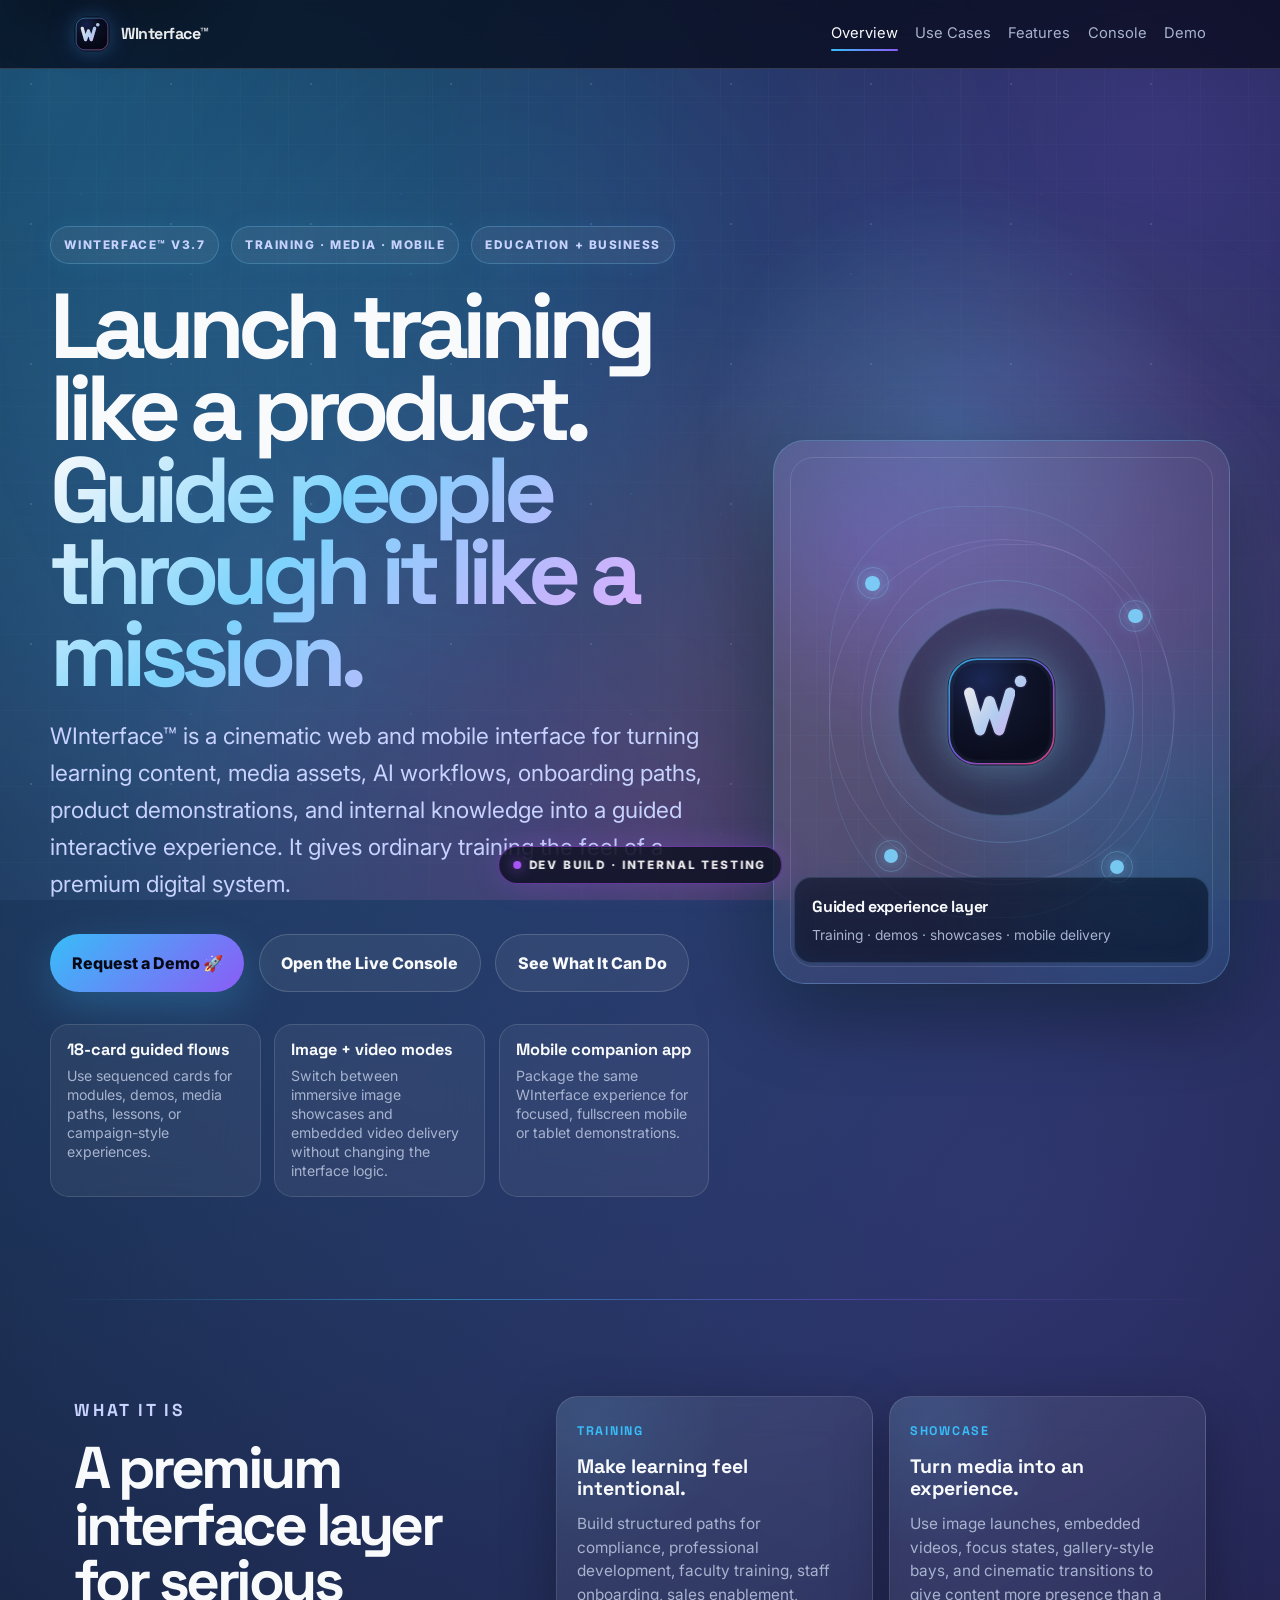
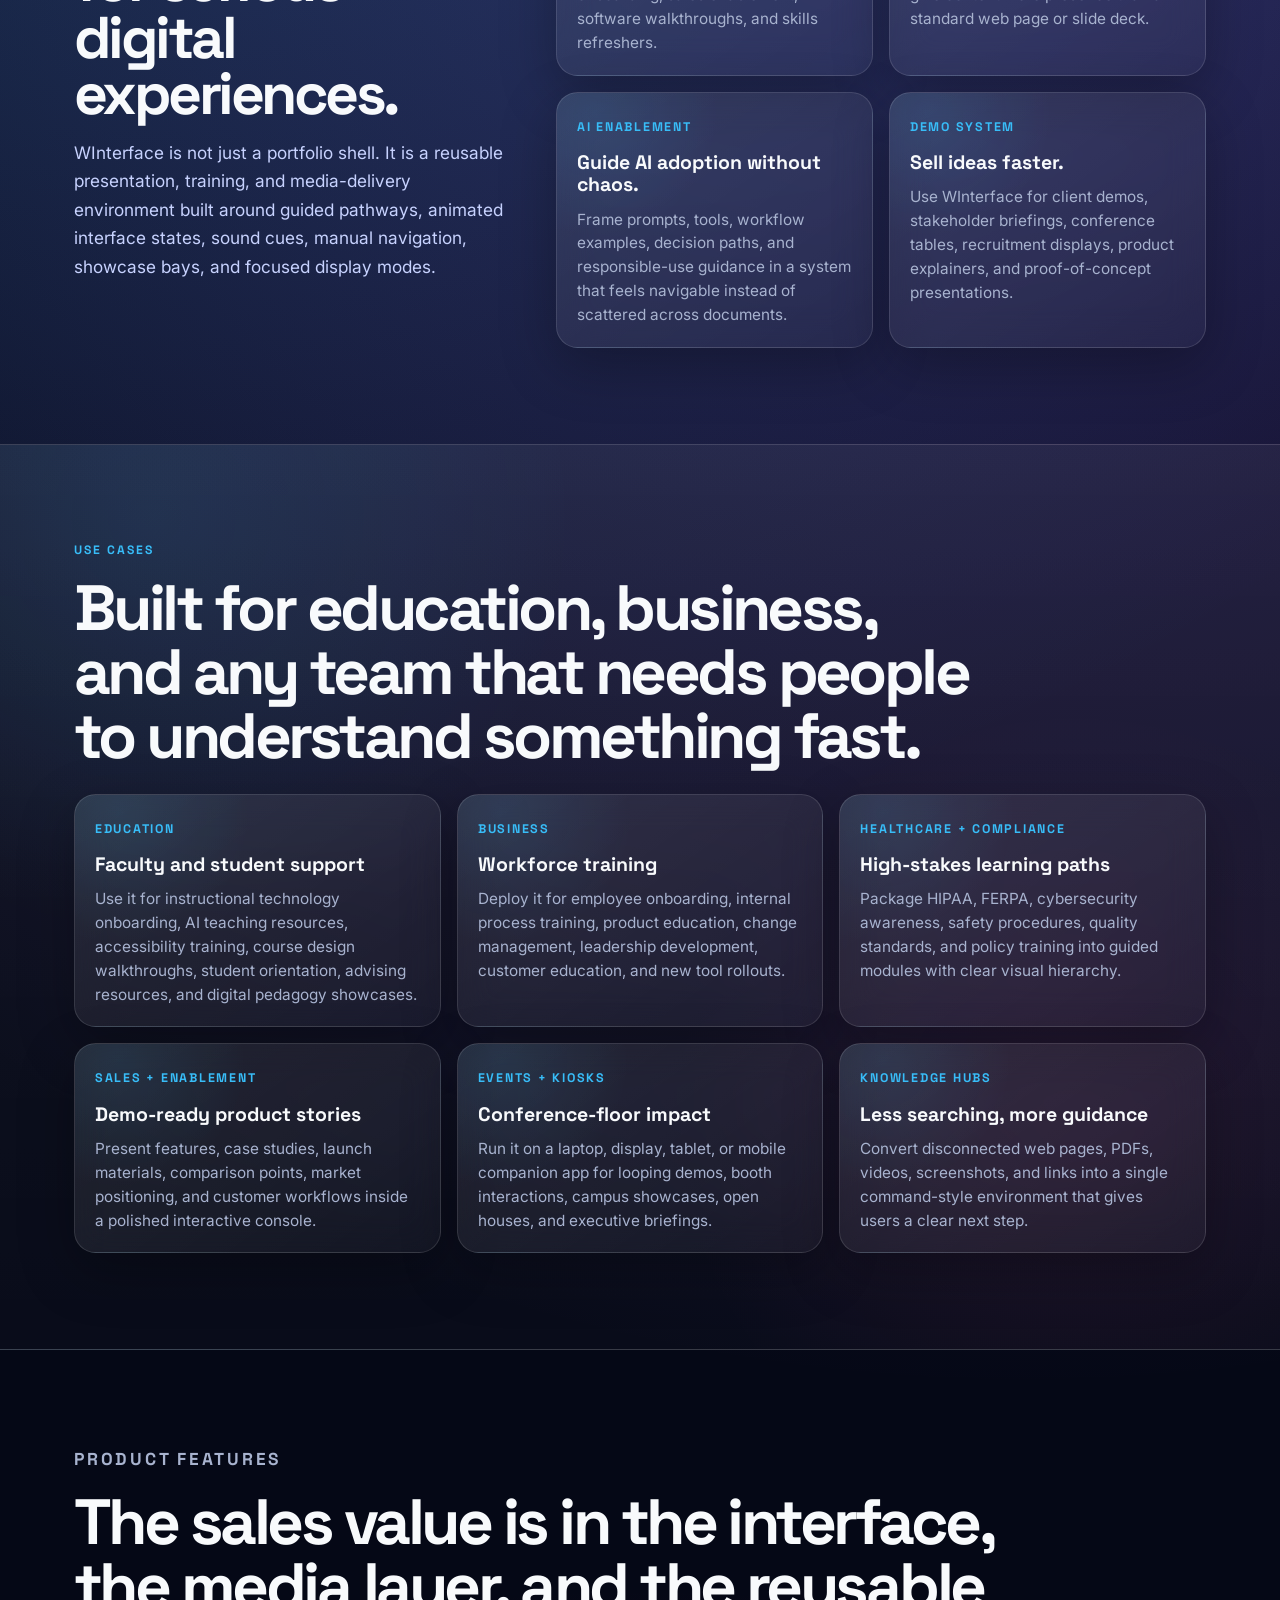
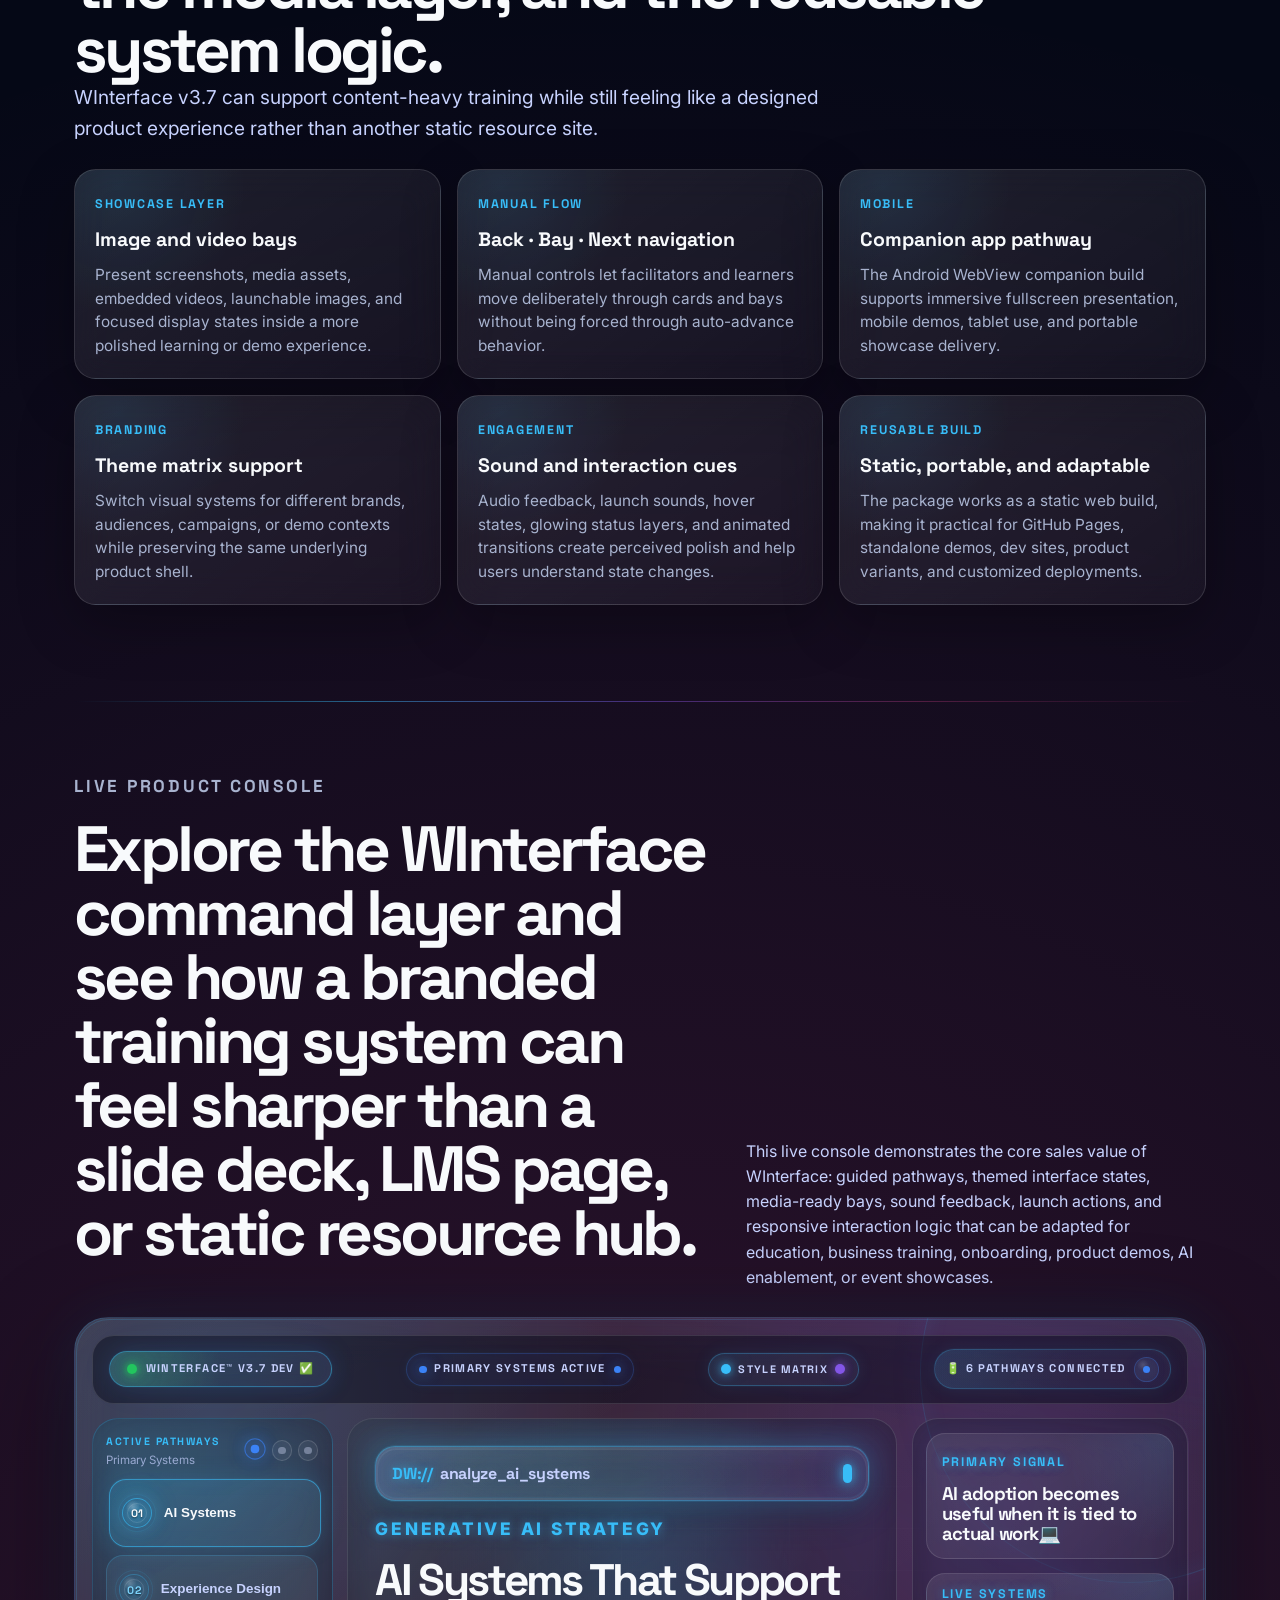
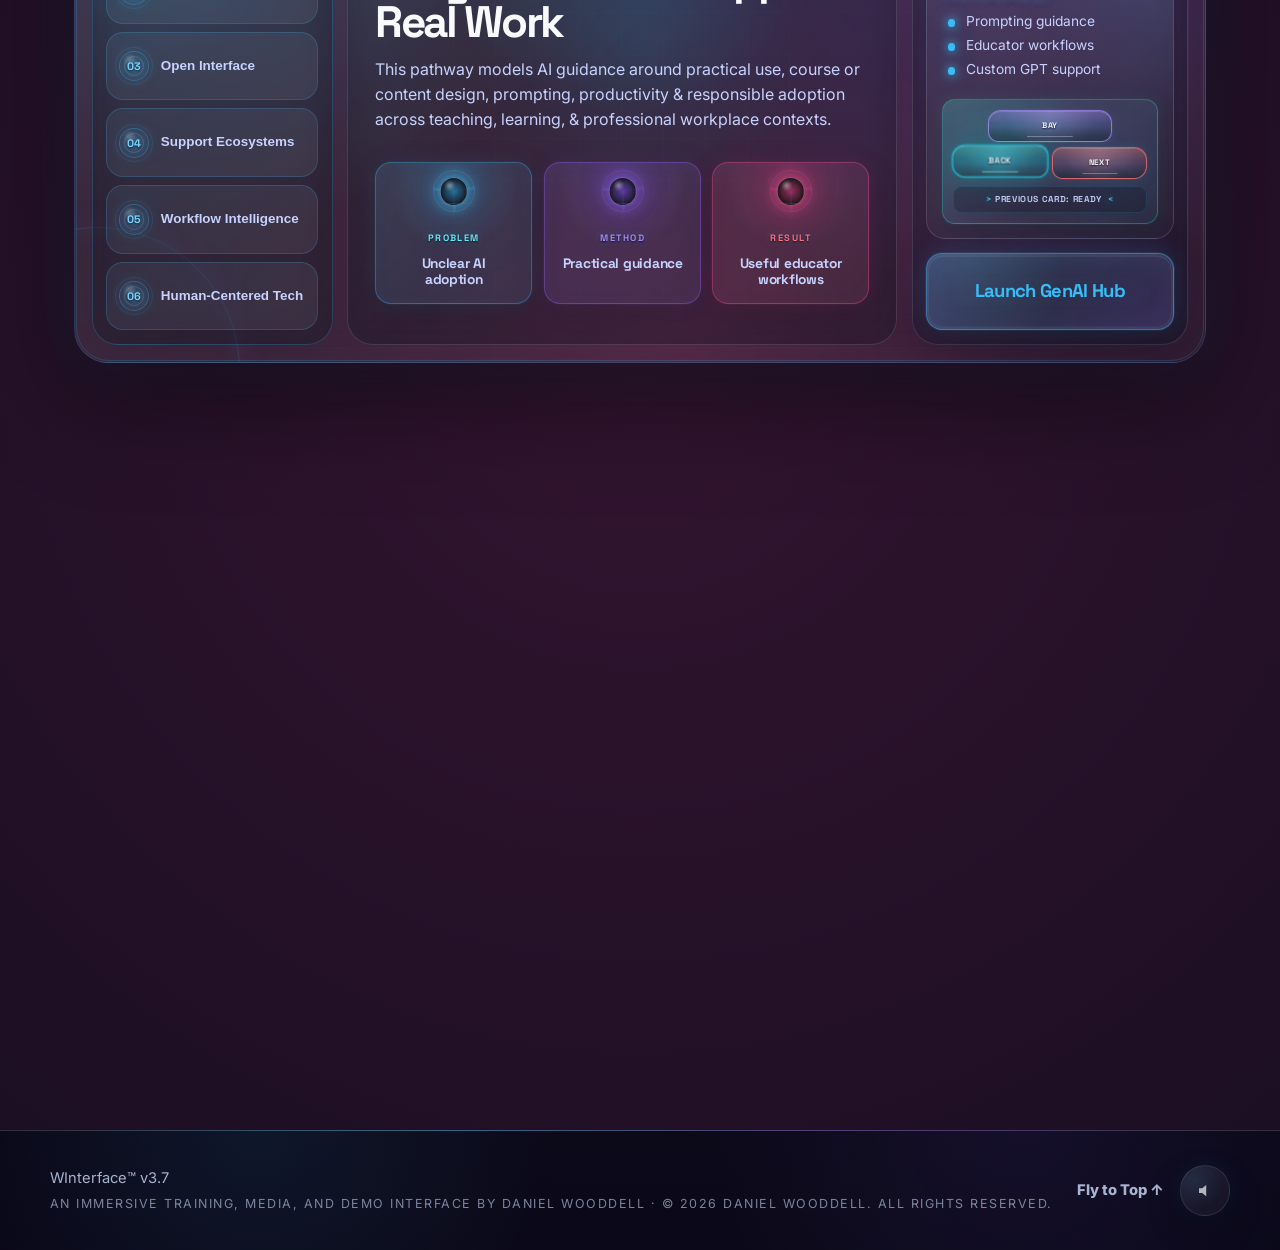
<file: dev/index.html>
<!DOCTYPE html>
<html lang="en">
<head>
<meta charset="utf-8"/>
<meta content="width=device-width, initial-scale=1.0" name="viewport"/>
<meta content="WInterface v3.7 is an immersive media interface for training, product demos, onboarding, AI enablement, education, business learning, and high-impact digital showcases." name="description"/>
<meta content="Daniel Wooddell" name="author"/>
<meta content="WInterface v3.7 | Immersive Training, Media, and Demo Interface" property="og:title"/>
<meta content="A cinematic interface system for education, business learning, media-enhanced training, mobile demos, onboarding, and guided digital experiences." property="og:description"/>
<meta content="website" property="og:type"/>
<meta content="https://winterface.online/dev/" property="og:url"/>
<meta content="https://winterface.online/assets/social/og-image.png" property="og:image"/>
<meta content="summary_large_image" name="twitter:card"/>
<meta content="WInterface v3.7 | Immersive Training, Media, and Demo Interface" name="twitter:title"/>
<meta content="A cinematic interface system for education, business learning, media-enhanced training, mobile demos, onboarding, and guided digital experiences." name="twitter:description"/>
<meta content="https://winterface.online/assets/social/og-image.png" name="twitter:image"/>
<meta content="#050816" name="theme-color"/>
<meta content="dark" name="color-scheme"/>
<meta content="noindex, nofollow" name="robots"/>
<title>WInterface v3.7 | Immersive Training, Media, and Demo Interface</title>
<link href="https://winterface.online/" rel="canonical"/>

<link href="../assets/brand/favicon.ico" rel="icon" sizes="any"/>
<link href="../assets/brand/dw-mark.svg" rel="icon" type="image/svg+xml"/>
<link href="../assets/brand/favicon-32x32.png" rel="icon" sizes="32x32" type="image/png"/>
<link href="../assets/brand/favicon-16x16.png" rel="icon" sizes="16x16" type="image/png"/>
<link href="../assets/brand/apple-touch-icon.png" rel="apple-touch-icon"/>
<link href="../site.webmanifest" rel="manifest"/>
<link href="https://fonts.googleapis.com" rel="preconnect"/>
<link crossorigin="" href="https://fonts.gstatic.com" rel="preconnect"/>
<link href="https://fonts.googleapis.com/css2?family=Inter:wght@300;400;500;600;700;800&family=Space+Grotesk:wght@400;500;700&display=swap" rel="stylesheet"/>
<link href="../css/style-dev.css?v=3.7-clean-media-capsules-20260612" id="winterface-theme-stylesheet" rel="stylesheet"/>

<style>
  .dev-environment-banner {
    position: fixed;
    left: 50%;
    bottom: 1rem;
    z-index: 9999;
    transform: translateX(-50%);
    display: inline-flex;
    align-items: center;
    gap: .5rem;
    padding: .55rem .9rem;
    border: 1px solid rgba(168, 85, 247, .55);
    border-radius: 999px;
    background: rgba(10, 12, 28, .78);
    color: rgba(255, 255, 255, .92);
    font-family: Inter, system-ui, sans-serif;
    font-size: .72rem;
    font-weight: 800;
    letter-spacing: .16em;
    text-transform: uppercase;
    box-shadow: 0 0 28px rgba(168, 85, 247, .25);
    backdrop-filter: blur(16px);
  }
  .dev-environment-banner span {
    width: .45rem;
    height: .45rem;
    border-radius: 999px;
    background: #a855f7;
    box-shadow: 0 0 14px rgba(168, 85, 247, .9);
  }
  @media (max-width: 640px) {
    .dev-environment-banner {
      bottom: .75rem;
      max-width: calc(100vw - 2rem);
      font-size: .62rem;
      letter-spacing: .12em;
    }
  }
</style>

<style id="winterface-marketing-critical-css">
/* Live formatting safeguard: keeps the marketing homepage styled even if the hosted CSS is cached. */
/* =========================
   WFO v3.7 MARKETING HOMEPAGE
========================= */

.wm-hero {
  position: relative;
  min-height: 100vh;
  padding: 9.8rem 1.5rem 6.4rem;
  display: flex;
  align-items: center;
  overflow: hidden;
  isolation: isolate;
}

.wm-hero::before {
  content: "";
  position: absolute;
  inset: 5rem auto auto 50%;
  width: min(46rem, 72vw);
  height: min(46rem, 72vw);
  border-radius: 999px;
  transform: translateX(-3%);
  background:
    radial-gradient(circle at 45% 38%, rgba(56,189,248,0.24), transparent 42%),
    radial-gradient(circle at 62% 62%, rgba(139,92,246,0.24), transparent 46%),
    radial-gradient(circle at 50% 50%, rgba(236,72,153,0.12), transparent 58%);
  filter: blur(3px);
  opacity: 0.95;
  z-index: -1;
}

.wm-hero::after {
  content: "";
  position: absolute;
  left: 50%;
  bottom: 0;
  width: min(var(--max-width), calc(100% - 3rem));
  height: 1px;
  transform: translateX(-50%);
  background: linear-gradient(90deg, transparent, rgba(56,189,248,0.48), rgba(139,92,246,0.36), transparent);
}

.wm-hero-grid {
  width: min(var(--max-width), 100%);
  margin: 0 auto;
  display: grid;
  grid-template-columns: minmax(0, 1.04fr) minmax(340px, 0.72fr);
  gap: clamp(2rem, 5vw, 5rem);
  align-items: center;
}

.wm-eyebrow-row {
  display: flex;
  flex-wrap: wrap;
  gap: 0.75rem;
  margin-bottom: 1.3rem;
}

.wm-pill {
  display: inline-flex;
  align-items: center;
  gap: 0.45rem;
  padding: 0.55rem 0.8rem;
  border: 1px solid rgba(125,211,252,0.26);
  border-radius: 999px;
  background: rgba(255,255,255,0.055);
  color: var(--muted-strong);
  font-size: 0.74rem;
  font-weight: 800;
  letter-spacing: 0.13em;
  text-transform: uppercase;
  box-shadow: 0 0 22px rgba(56,189,248,0.08);
}

.wm-hero h1 {
  max-width: 920px;
  margin: 0;
  font-family: "Space Grotesk", sans-serif;
  font-size: clamp(3.05rem, 7.2vw, 7.5rem);
  line-height: 0.89;
  letter-spacing: -0.075em;
  color: var(--text);
}

.wm-hero h1 span {
  display: block;
  color: transparent;
  background: linear-gradient(135deg, #f8fafc, #7dd3fc 38%, #c4b5fd 72%, #f0abfc);
  background-clip: text;
  -webkit-background-clip: text;
}

.wm-hero-copy {
  max-width: 760px;
  margin: 1.45rem 0 0;
  color: var(--muted-strong);
  font-size: clamp(1.12rem, 1.8vw, 1.42rem);
  line-height: 1.62;
}

.wm-hero-actions {
  display: flex;
  flex-wrap: wrap;
  gap: 0.9rem;
  margin-top: 2rem;
}

.wm-hero-proof {
  display: grid;
  grid-template-columns: repeat(3, minmax(0, 1fr));
  gap: 0.85rem;
  margin-top: 2rem;
  max-width: 760px;
}

.wm-proof-item {
  min-height: 6.3rem;
  padding: 1rem;
  border: 1px solid rgba(255,255,255,0.13);
  border-radius: 1.15rem;
  background: rgba(255,255,255,0.055);
  backdrop-filter: blur(18px);
}

.wm-proof-item strong {
  display: block;
  color: var(--text);
  font-family: "Space Grotesk", sans-serif;
  font-size: 1.02rem;
  line-height: 1.1;
}

.wm-proof-item span {
  display: block;
  margin-top: 0.45rem;
  color: var(--muted);
  font-size: 0.88rem;
  line-height: 1.35;
}

.wm-product-card {
  position: relative;
  min-height: 34rem;
  padding: 1.25rem;
  border: 1px solid rgba(125,211,252,0.26);
  border-radius: 2rem;
  background:
    linear-gradient(145deg, rgba(255,255,255,0.12), rgba(255,255,255,0.045)),
    radial-gradient(circle at 12% 10%, rgba(56,189,248,0.16), transparent 34%),
    radial-gradient(circle at 85% 78%, rgba(139,92,246,0.18), transparent 42%);
  box-shadow: var(--shadow), 0 0 54px rgba(56,189,248,0.13);
  overflow: hidden;
  backdrop-filter: blur(22px);
}

.wm-product-card::before {
  content: "";
  position: absolute;
  inset: 1.05rem;
  border-radius: 1.45rem;
  border: 1px solid rgba(255,255,255,0.12);
  pointer-events: none;
}

.wm-product-topline {
  display: flex;
  justify-content: space-between;
  gap: 1rem;
  align-items: center;
  color: var(--muted-strong);
  font-size: 0.75rem;
  font-weight: 800;
  letter-spacing: 0.14em;
  text-transform: uppercase;
}

.wm-product-screen {
  position: relative;
  margin-top: 1.15rem;
  min-height: 22rem;
  border-radius: 1.35rem;
  overflow: hidden;
  border: 1px solid rgba(255,255,255,0.12);
  background:
    linear-gradient(180deg, rgba(15,23,42,0.28), rgba(2,6,23,0.58)),
    url('../assets/social/og-image.png');
  background-size: cover;
  background-position: center;
}

.wm-root .wm-product-screen {
  background-image:
    linear-gradient(180deg, rgba(15,23,42,0.28), rgba(2,6,23,0.58)),
    url('../assets/social/og-image.png');
}

.wm-dev .wm-product-screen {
  background-image:
    linear-gradient(180deg, rgba(15,23,42,0.28), rgba(2,6,23,0.58)),
    url('../assets/social/og-image.png');
}

.wm-product-screen::after {
  content: "";
  position: absolute;
  inset: 0;
  background:
    linear-gradient(90deg, rgba(255,255,255,0.045) 1px, transparent 1px),
    linear-gradient(rgba(255,255,255,0.04) 1px, transparent 1px);
  background-size: 34px 34px;
  opacity: 0.22;
}

.wm-screen-chip {
  position: absolute;
  z-index: 2;
  left: 1rem;
  right: 1rem;
  bottom: 1rem;
  display: grid;
  grid-template-columns: repeat(3, 1fr);
  gap: 0.65rem;
}

.wm-screen-chip span {
  padding: 0.7rem 0.65rem;
  border: 1px solid rgba(125,211,252,0.22);
  border-radius: 0.8rem;
  background: rgba(2,6,23,0.7);
  color: var(--text);
  font-size: 0.78rem;
  font-weight: 800;
  text-align: center;
}

.wm-product-metrics {
  display: grid;
  grid-template-columns: repeat(3, 1fr);
  gap: 0.75rem;
  margin-top: 1rem;
}

.wm-product-metrics div {
  padding: 0.9rem;
  border-radius: 1rem;
  background: rgba(255,255,255,0.06);
  border: 1px solid rgba(255,255,255,0.1);
}

.wm-product-metrics strong {
  display: block;
  color: var(--cyan);
  font-family: "Space Grotesk", sans-serif;
  font-size: 1.35rem;
}

.wm-product-metrics span {
  display: block;
  margin-top: 0.24rem;
  color: var(--muted);
  font-size: 0.76rem;
}

.wm-section-split {
  display: grid;
  grid-template-columns: minmax(0, 0.8fr) minmax(0, 1.2fr);
  gap: clamp(1.5rem, 4vw, 3rem);
  align-items: start;
}

.wm-section-copy h2 {
  font-family: "Space Grotesk", sans-serif;
  color: var(--text);
  font-size: clamp(2.2rem, 4.6vw, 4.8rem);
  line-height: 0.96;
  letter-spacing: -0.06em;
  margin-bottom: 1rem;
}

.wm-section-copy p {
  color: var(--muted-strong);
  font-size: 1.08rem;
  line-height: 1.65;
}

.wm-use-grid,
.wm-feature-grid,
.wm-media-grid {
  display: grid;
  gap: 1rem;
}

.wm-use-grid {
  grid-template-columns: repeat(2, minmax(0, 1fr));
}

.wm-feature-grid {
  grid-template-columns: repeat(3, minmax(0, 1fr));
}

.wm-media-grid {
  grid-template-columns: repeat(3, minmax(0, 1fr));
}

.wm-card {
  min-height: 100%;
  padding: 1.25rem;
  border: 1px solid rgba(255,255,255,0.13);
  border-radius: 1.35rem;
  background:
    linear-gradient(145deg, rgba(255,255,255,0.095), rgba(255,255,255,0.038)),
    radial-gradient(circle at 12% 8%, rgba(56,189,248,0.10), transparent 34%);
  box-shadow: var(--shadow-soft);
  backdrop-filter: blur(18px);
  transition: transform 0.22s ease, border-color 0.22s ease, background 0.22s ease;
}

.wm-card:hover {
  transform: translateY(-6px);
  border-color: rgba(56,189,248,0.46);
  background: rgba(255,255,255,0.105);
}

.wm-card span {
  display: inline-flex;
  margin-bottom: 0.9rem;
  color: var(--cyan);
  font-family: "Space Grotesk", sans-serif;
  font-size: 0.78rem;
  font-weight: 800;
  letter-spacing: 0.14em;
  text-transform: uppercase;
}

.wm-card h3 {
  margin: 0 0 0.7rem;
  color: var(--text);
  font-family: "Space Grotesk", sans-serif;
  font-size: 1.22rem;
  line-height: 1.14;
}

.wm-card p,
.wm-card li {
  color: var(--muted);
  font-size: 0.96rem;
  line-height: 1.55;
}

.wm-card ul {
  margin: 0.75rem 0 0;
  padding-left: 1.05rem;
}

.wm-band {
  max-width: none;
  width: 100%;
  border-top: 1px solid var(--panel-border);
  border-bottom: 1px solid var(--panel-border);
  background:
    linear-gradient(180deg, rgba(255,255,255,0.055), rgba(255,255,255,0.02)),
    radial-gradient(circle at 12% 8%, rgba(56,189,248,0.09), transparent 30%),
    radial-gradient(circle at 84% 74%, rgba(236,72,153,0.08), transparent 32%);
}

.wm-band > .wm-band-inner {
  max-width: var(--max-width);
  margin: 0 auto;
  padding: 6rem 1.5rem;
}

.wm-wide-cta {
  position: relative;
  overflow: hidden;
  padding: clamp(2rem, 5vw, 4rem);
  border: 1px solid rgba(125,211,252,0.22);
  border-radius: 2rem;
  background:
    radial-gradient(circle at 15% 10%, rgba(56,189,248,0.18), transparent 34%),
    radial-gradient(circle at 84% 78%, rgba(139,92,246,0.18), transparent 42%),
    linear-gradient(135deg, rgba(255,255,255,0.10), rgba(255,255,255,0.04));
  box-shadow: var(--shadow);
}

.wm-wide-cta h2 {
  max-width: 880px;
  margin-bottom: 1rem;
  color: var(--text);
  font-family: "Space Grotesk", sans-serif;
  font-size: clamp(2.2rem, 5vw, 5rem);
  line-height: 0.95;
  letter-spacing: -0.06em;
}

.wm-wide-cta p {
  max-width: 780px;
  color: var(--muted-strong);
  font-size: 1.1rem;
}

.wm-cta-actions {
  display: flex;
  flex-wrap: wrap;
  gap: 0.85rem;
  margin-top: 1.7rem;
}

.wm-quote-strip {
  display: grid;
  grid-template-columns: 0.72fr 1.28fr;
  gap: 1.2rem;
  align-items: stretch;
}

.wm-quote-panel {
  padding: 1.45rem;
  border-radius: 1.35rem;
  border: 1px solid rgba(255,255,255,0.13);
  background: rgba(255,255,255,0.06);
}

.wm-quote-panel strong {
  color: var(--text);
  font-family: "Space Grotesk", sans-serif;
  font-size: 1.35rem;
  line-height: 1.1;
}

.wm-quote-panel p {
  margin-top: 0.85rem;
}

@media (max-width: 1080px) {
  .wm-hero-grid,
  .wm-section-split,
  .wm-quote-strip {
    grid-template-columns: 1fr;
  }

  .wm-product-card {
    min-height: auto;
  }

  .wm-feature-grid,
  .wm-media-grid {
    grid-template-columns: repeat(2, minmax(0, 1fr));
  }
}

@media (max-width: 720px) {
  .wm-hero {
    padding-top: 7.5rem;
  }

  .wm-hero-proof,
  .wm-use-grid,
  .wm-feature-grid,
  .wm-media-grid,
  .wm-product-metrics,
  .wm-screen-chip {
    grid-template-columns: 1fr;
  }

  .wm-screen-chip {
    position: relative;
    left: auto;
    right: auto;
    bottom: auto;
    margin: 1rem;
  }

  .wm-product-screen {
    min-height: 18rem;
  }
}


/* WInterface marketing revision: replaces the top Product Layer card with a subtle animated signal field. */
.wm-signal-card {
  position: relative;
  min-height: 34rem;
  border: 1px solid rgba(125, 211, 252, 0.25);
  border-radius: 2rem;
  overflow: hidden;
  background:
    radial-gradient(circle at 50% 48%, rgba(56, 189, 248, 0.22), transparent 0 9rem, transparent 18rem),
    radial-gradient(circle at 20% 18%, rgba(139, 92, 246, 0.22), transparent 34%),
    radial-gradient(circle at 86% 78%, rgba(14, 165, 233, 0.18), transparent 40%),
    linear-gradient(145deg, rgba(255, 255, 255, 0.10), rgba(255, 255, 255, 0.035));
  box-shadow: var(--shadow), 0 0 58px rgba(56, 189, 248, 0.14);
  backdrop-filter: blur(22px);
  isolation: isolate;
}

.wm-signal-card::before,
.wm-signal-card::after {
  content: "";
  position: absolute;
  inset: 1rem;
  border-radius: 1.45rem;
  pointer-events: none;
}

.wm-signal-card::before {
  border: 1px solid rgba(255, 255, 255, 0.12);
}

.wm-signal-card::after {
  background:
    linear-gradient(90deg, transparent, rgba(125, 211, 252, 0.16), transparent),
    linear-gradient(180deg, transparent, rgba(255, 255, 255, 0.04), transparent);
  transform: translateX(-110%);
  animation: wmSignalSweep 9s ease-in-out infinite;
  opacity: 0.55;
}

.wm-signal-grid {
  position: absolute;
  inset: 0;
  background:
    linear-gradient(90deg, rgba(125, 211, 252, 0.07) 1px, transparent 1px),
    linear-gradient(rgba(125, 211, 252, 0.055) 1px, transparent 1px);
  background-size: 42px 42px;
  mask-image: radial-gradient(circle at center, black 0 58%, transparent 83%);
  opacity: 0.5;
  animation: wmGridDrift 18s linear infinite;
}

.wm-signal-route {
  position: absolute;
  inset: 12%;
  border: 1px solid rgba(125, 211, 252, 0.19);
  border-radius: 42% 58% 54% 46%;
  opacity: 0.72;
  animation: wmRouteSpin 21s linear infinite;
}

.wm-signal-route-two {
  inset: 19%;
  border-color: rgba(216, 180, 254, 0.18);
  border-radius: 56% 44% 46% 54%;
  animation-duration: 28s;
  animation-direction: reverse;
}

.wm-signal-core {
  position: absolute;
  inset: 50% auto auto 50%;
  width: clamp(9rem, 20vw, 13rem);
  aspect-ratio: 1;
  transform: translate(-50%, -50%);
  display: grid;
  place-items: center;
  border-radius: 50%;
  background:
    radial-gradient(circle, rgba(125, 211, 252, 0.16), transparent 67%),
    rgba(2, 6, 23, 0.42);
  border: 1px solid rgba(125, 211, 252, 0.22);
  box-shadow: 0 0 50px rgba(56, 189, 248, 0.18), inset 0 0 32px rgba(125, 211, 252, 0.08);
}

.wm-signal-core img {
  width: 58%;
  height: 58%;
  object-fit: contain;
  opacity: 0.9;
  filter: drop-shadow(0 0 20px rgba(125, 211, 252, 0.35));
  animation: wmLogoFloat 6s ease-in-out infinite;
}

.wm-signal-ring {
  position: absolute;
  inset: -14%;
  border: 1px solid rgba(125, 211, 252, 0.22);
  border-radius: 50%;
  animation: wmSignalPulse 4.8s ease-in-out infinite;
}

.wm-signal-ring-two {
  inset: -34%;
  border-color: rgba(216, 180, 254, 0.15);
  animation-delay: 1.3s;
}

.wm-map-node {
  position: absolute;
  width: 0.9rem;
  aspect-ratio: 1;
  border-radius: 50%;
  background: rgba(125, 211, 252, 0.92);
  box-shadow: 0 0 18px rgba(125, 211, 252, 0.8);
}

.wm-map-node span {
  position: absolute;
  inset: -0.55rem;
  border: 1px solid rgba(125, 211, 252, 0.28);
  border-radius: 50%;
  animation: wmNodePulse 3.4s ease-in-out infinite;
}

.wm-map-node-one { left: 20%; top: 25%; }
.wm-map-node-two { right: 19%; top: 31%; animation-delay: 0.7s; }
.wm-map-node-three { left: 24%; bottom: 22%; animation-delay: 1.2s; }
.wm-map-node-four { right: 23%; bottom: 20%; animation-delay: 1.9s; }

.wm-signal-readout {
  position: absolute;
  left: 1.25rem;
  right: 1.25rem;
  bottom: 1.25rem;
  padding: 1rem 1.05rem;
  border-radius: 1.1rem;
  border: 1px solid rgba(125, 211, 252, 0.18);
  background: rgba(2, 6, 23, 0.62);
  box-shadow: inset 0 0 24px rgba(125, 211, 252, 0.06);
  backdrop-filter: blur(18px);
}

.wm-signal-readout strong,
.wm-signal-readout span {
  display: block;
}

.wm-signal-readout strong {
  color: var(--text);
  font-family: "Space Grotesk", sans-serif;
  font-size: 1rem;
  letter-spacing: -0.02em;
}

.wm-signal-readout span {
  margin-top: 0.28rem;
  color: var(--muted);
  font-size: 0.86rem;
}

@keyframes wmSignalSweep {
  0%, 18% { transform: translateX(-115%); opacity: 0; }
  30%, 58% { opacity: 0.55; }
  74%, 100% { transform: translateX(115%); opacity: 0; }
}

@keyframes wmGridDrift {
  from { background-position: 0 0, 0 0; }
  to { background-position: 84px 42px, 84px 42px; }
}

@keyframes wmRouteSpin {
  from { transform: rotate(0deg); }
  to { transform: rotate(360deg); }
}

@keyframes wmLogoFloat {
  0%, 100% { transform: translateY(0) scale(1); }
  50% { transform: translateY(-0.35rem) scale(1.025); }
}

@keyframes wmSignalPulse {
  0%, 100% { transform: scale(0.96); opacity: 0.32; }
  50% { transform: scale(1.04); opacity: 0.76; }
}

@keyframes wmNodePulse {
  0%, 100% { transform: scale(0.75); opacity: 0.35; }
  50% { transform: scale(1.45); opacity: 0.82; }
}

@media (max-width: 1080px) {
  .wm-signal-card {
    min-height: 28rem;
  }
}

@media (max-width: 720px) {
  .wm-signal-card {
    min-height: 23rem;
  }

  .wm-signal-readout {
    left: 1rem;
    right: 1rem;
    bottom: 1rem;
  }
}

@media (prefers-reduced-motion: reduce) {
  .wm-signal-card::after,
  .wm-signal-grid,
  .wm-signal-route,
  .wm-signal-core img,
  .wm-signal-ring,
  .wm-map-node span {
    animation: none !important;
  }
}

</style>
</head>
<body>
<div class="dev-environment-banner" aria-label="Development environment"><span aria-hidden="true"></span>DEV BUILD · INTERNAL TESTING</div>
<a class="skip-link" href="#main-content">Skip to main content</a>
<div aria-hidden="true" class="parallax-background">
  <div class="parallax-layer parallax-grid" data-speed="0.08"></div>
  <div class="parallax-layer parallax-stars" data-speed="0.04"></div>
  <div class="parallax-layer parallax-glow-one" data-speed="0.14"></div>
  <div class="parallax-layer parallax-glow-two" data-speed="0.22"></div>
  <div class="parallax-layer parallax-glow-three" data-speed="0.3"></div>
</div>
<header class="site-header" data-header="">
  <nav aria-label="Primary navigation" class="nav">
    <a aria-label="WInterface home" class="logo" href="#top">
      <img alt="" aria-hidden="true" class="logo-mark" height="36" src="../assets/brand/dw-mark.svg" width="36"/>
      <span class="logo-text">WInterface™</span>
    </a>
    <ul class="nav-links">
      <li><a data-nav-link="" href="#top">Overview</a></li>
      <li><a data-nav-link="" href="#use-cases">Use Cases</a></li>
      <li><a data-nav-link="" href="#features">Features</a></li>
      <li><a data-nav-link="" href="#winterface">Console</a></li>
      <li><a data-nav-link="" href="#contact">Demo</a></li>
    </ul>
  </nav>
</header>
<main id="main-content">
  <section aria-labelledby="wfo-title" class="wm-hero wm-dev" id="top">
    <div class="wm-hero-grid">
      <div class="wm-hero-copy-block reveal">
        <div class="wm-eyebrow-row">
          <span class="wm-pill">WInterface™ v3.7</span>
          <span class="wm-pill">Training · Media · Mobile</span>
          <span class="wm-pill">Education + Business</span>
        </div>
        <h1 id="wfo-title">Launch training like a product. <span>Guide people through it like a mission.</span></h1>
        <p class="wm-hero-copy">WInterface™ is a cinematic web and mobile interface for turning learning content, media assets, AI workflows, onboarding paths, product demonstrations, and internal knowledge into a guided interactive experience. It gives ordinary training the feel of a premium digital system.</p>
        <div aria-label="WInterface calls to action" class="wm-hero-actions">
          <a class="button primary" href="#contact">Request a Demo 🚀</a>
          <a class="button secondary" href="#winterface">Open the Live Console</a>
          <a class="button secondary" href="#features">See What It Can Do</a>
        </div>
        <div aria-label="WInterface product proof points" class="wm-hero-proof">
          <div class="wm-proof-item"><strong>18-card guided flows</strong><span>Use sequenced cards for modules, demos, media paths, lessons, or campaign-style experiences.</span></div>
          <div class="wm-proof-item"><strong>Image + video modes</strong><span>Switch between immersive image showcases and embedded video delivery without changing the interface logic.</span></div>
          <div class="wm-proof-item"><strong>Mobile companion app</strong><span>Package the same WInterface experience for focused, fullscreen mobile or tablet demonstrations.</span></div>
        </div>
      </div>
      <div aria-label="WInterface signal preview" class="wm-signal-card reveal">
        <div aria-hidden="true" class="wm-signal-grid"></div>
        <div aria-hidden="true" class="wm-signal-route wm-signal-route-one"></div>
        <div aria-hidden="true" class="wm-signal-route wm-signal-route-two"></div>
        <div class="wm-signal-core">
          <span class="wm-signal-ring wm-signal-ring-one"></span>
          <span class="wm-signal-ring wm-signal-ring-two"></span>
          <img alt="" aria-hidden="true" src="../assets/brand/dw-mark.svg" />
        </div>
        <div aria-hidden="true" class="wm-map-node wm-map-node-one"><span></span></div>
        <div aria-hidden="true" class="wm-map-node wm-map-node-two"><span></span></div>
        <div aria-hidden="true" class="wm-map-node wm-map-node-three"><span></span></div>
        <div aria-hidden="true" class="wm-map-node wm-map-node-four"><span></span></div>
        <div class="wm-signal-readout">
          <strong>Guided experience layer</strong>
          <span>Training · demos · showcases · mobile delivery</span>
        </div>
      </div>
    </div>
  </section>

  <section aria-labelledby="position-title" class="section reveal" id="positioning">
    <div class="wm-section-split">
      <div class="wm-section-copy">
        <p class="eyebrow">What It Is</p>
        <h2 id="position-title">A premium interface layer for serious digital experiences.</h2>
        <p>WInterface is not just a portfolio shell. It is a reusable presentation, training, and media-delivery environment built around guided pathways, animated interface states, sound cues, manual navigation, showcase bays, and focused display modes.</p>
      </div>
      <div class="wm-use-grid">
        <article class="wm-card"><span>Training</span><h3>Make learning feel intentional.</h3><p>Build structured paths for compliance, professional development, faculty training, staff onboarding, sales enablement, software walkthroughs, and skills refreshers.</p></article>
        <article class="wm-card"><span>Showcase</span><h3>Turn media into an experience.</h3><p>Use image launches, embedded videos, focus states, gallery-style bays, and cinematic transitions to give content more presence than a standard web page or slide deck.</p></article>
        <article class="wm-card"><span>AI Enablement</span><h3>Guide AI adoption without chaos.</h3><p>Frame prompts, tools, workflow examples, decision paths, and responsible-use guidance in a system that feels navigable instead of scattered across documents.</p></article>
        <article class="wm-card"><span>Demo System</span><h3>Sell ideas faster.</h3><p>Use WInterface for client demos, stakeholder briefings, conference tables, recruitment displays, product explainers, and proof-of-concept presentations.</p></article>
      </div>
    </div>
  </section>

  <section aria-labelledby="use-cases-title" class="wm-band reveal" id="use-cases">
    <div class="wm-band-inner">
      <div class="section-heading compact">
        <p class="eyebrow">Use Cases</p>
        <h2 id="use-cases-title">Built for education, business, and any team that needs people to understand something fast.</h2>
      </div>
      <div class="wm-media-grid">
        <article class="wm-card"><span>Education</span><h3>Faculty and student support</h3><p>Use it for instructional technology onboarding, AI teaching resources, accessibility training, course design walkthroughs, student orientation, advising resources, and digital pedagogy showcases.</p></article>
        <article class="wm-card"><span>Business</span><h3>Workforce training</h3><p>Deploy it for employee onboarding, internal process training, product education, change management, leadership development, customer education, and new tool rollouts.</p></article>
        <article class="wm-card"><span>Healthcare + Compliance</span><h3>High-stakes learning paths</h3><p>Package HIPAA, FERPA, cybersecurity awareness, safety procedures, quality standards, and policy training into guided modules with clear visual hierarchy.</p></article>
        <article class="wm-card"><span>Sales + Enablement</span><h3>Demo-ready product stories</h3><p>Present features, case studies, launch materials, comparison points, market positioning, and customer workflows inside a polished interactive console.</p></article>
        <article class="wm-card"><span>Events + Kiosks</span><h3>Conference-floor impact</h3><p>Run it on a laptop, display, tablet, or mobile companion app for looping demos, booth interactions, campus showcases, open houses, and executive briefings.</p></article>
        <article class="wm-card"><span>Knowledge Hubs</span><h3>Less searching, more guidance</h3><p>Convert disconnected web pages, PDFs, videos, screenshots, and links into a single command-style environment that gives users a clear next step.</p></article>
      </div>
    </div>
  </section>

  <section aria-labelledby="features-title" class="section reveal" id="features">
    <div class="section-heading compact">
      <p class="eyebrow">Product Features</p>
      <h2 id="features-title">The sales value is in the interface, the media layer, and the reusable system logic.</h2>
      <p class="section-lede">WInterface v3.7 can support content-heavy training while still feeling like a designed product experience rather than another static resource site.</p>
    </div>
    <div class="wm-feature-grid">
      <article class="wm-card"><span>Showcase Layer</span><h3>Image and video bays</h3><p>Present screenshots, media assets, embedded videos, launchable images, and focused display states inside a more polished learning or demo experience.</p></article>
      <article class="wm-card"><span>Manual Flow</span><h3>Back · Bay · Next navigation</h3><p>Manual controls let facilitators and learners move deliberately through cards and bays without being forced through auto-advance behavior.</p></article>
      <article class="wm-card"><span>Mobile</span><h3>Companion app pathway</h3><p>The Android WebView companion build supports immersive fullscreen presentation, mobile demos, tablet use, and portable showcase delivery.</p></article>
      <article class="wm-card"><span>Branding</span><h3>Theme matrix support</h3><p>Switch visual systems for different brands, audiences, campaigns, or demo contexts while preserving the same underlying product shell.</p></article>
      <article class="wm-card"><span>Engagement</span><h3>Sound and interaction cues</h3><p>Audio feedback, launch sounds, hover states, glowing status layers, and animated transitions create perceived polish and help users understand state changes.</p></article>
      <article class="wm-card"><span>Reusable Build</span><h3>Static, portable, and adaptable</h3><p>The package works as a static web build, making it practical for GitHub Pages, standalone demos, dev sites, product variants, and customized deployments.</p></article>
    </div>
  </section>


  <section aria-labelledby="interface-title" class="section interface-section reveal" data-interface-system="" id="winterface">
<div class="interface-header">
<div class="section-heading compact">
<p class="eyebrow">Live Product Console</p>
<h2 id="interface-title">Explore the WInterface command layer and see how a branded training system can feel sharper than a slide deck, LMS page, or static resource hub.</h2>
</div>
<p class="interface-intro">This live console demonstrates the core sales value of WInterface: guided pathways, themed interface states, media-ready bays, sound feedback, launch actions, and responsive interaction logic that can be adapted for education, business training, onboarding, product demos, AI enablement, or event showcases.</p>
</div>
<div class="interface-shell interactive-card">
<div aria-hidden="true" class="interface-ambient">
<span class="interface-orbit interface-orbit-one"></span>
<span class="interface-orbit interface-orbit-two"></span>
<span class="interface-scan"></span>
</div>
<div aria-label="Interface status" class="interface-status-bar">
<button aria-label="Turn WInterface system offline" aria-pressed="true" class="interface-system-toggle" data-interface-system-toggle="" title="Mute Style &amp; Sound" type="button">
<i aria-hidden="true"></i>
<span data-interface-system-status-text="">WInterface System online</span>
</button>
<span class="interface-status-item interface-status-mode">
<i aria-hidden="true" class="interface-status-orb"></i>
<span data-interface-mode-label="">Primary pathways active</span>
<i aria-hidden="true" class="interface-status-orb interface-status-orb-mirror"></i>
</span>
<div class="interface-theme-selector" data-interface-theme-selector="">
<button aria-controls="interface-theme-menu" aria-expanded="false" aria-label="Change Visual Styles" class="interface-theme-toggle" data-interface-theme-toggle="" title="Change Visual Styles" type="button">Style Matrix</button>
<div aria-label="WInterface visual systems" class="interface-theme-menu" data-interface-theme-menu="" hidden="" id="interface-theme-menu" role="menu">
<button class="interface-theme-option is-active" data-interface-theme-index="01" data-interface-theme-option="default" role="menuitemradio" aria-checked="true" type="button">Default</button>
<button class="interface-theme-option" data-interface-theme-index="02" data-interface-theme-option="navy-sky-grey" role="menuitemradio" aria-checked="false" type="button">Navy Sky Grey</button>
<button class="interface-theme-option" data-interface-theme-index="03" data-interface-theme-option="green-gold" role="menuitemradio" aria-checked="false" type="button">Green Gold</button>
<button class="interface-theme-option" data-interface-theme-index="04" data-interface-theme-option="dark-purple" role="menuitemradio" aria-checked="false" type="button">Dark Purple</button>
</div>
</div>
<span class="interface-status-item interface-status-count">
<span data-interface-count-label="">6 pathways connected</span>
<button aria-label="Dock To Fullscreen" aria-pressed="false" class="interface-maximize-button" data-interface-maximize-toggle="" title="Dock To Fullscreen" type="button">
<i aria-hidden="true" class="interface-status-orb"></i>
</button>
</span>
</div>
<div class="interface-grid">
<aside aria-label="System pathways" class="interface-rail">
<div class="interface-rail-header">
<div>
<p class="interface-rail-label" data-interface-rail-label="">Active Pathways</p>
<p class="interface-rail-subtitle" data-interface-rail-subtitle="">Primary Systems</p>
</div>
<div aria-label="Pathway set controls" class="interface-set-controls">
<button aria-label="Show primary pathways" aria-pressed="true" class="interface-set-button is-active" data-interface-set-button="primary" type="button">
<span></span>
</button>
<button aria-label="Show operational pathways" aria-pressed="false" class="interface-set-button" data-interface-set-button="operations" type="button">
<span></span>
</button>
<button aria-label="Show future media pathways" aria-pressed="false" class="interface-set-button" data-interface-set-button="media" type="button">
<span></span>
</button>
</div>
</div>
<div class="interface-path-list" data-interface-path-list="">
<button class="interface-path is-active" data-interface-path="ai" type="button">
<span>01</span>
<strong>AI Systems</strong>
</button>
<button class="interface-path" data-interface-path="learning" type="button">
<span>02</span>
<strong>Learning Design</strong>
</button>
<button class="interface-path" data-interface-path="accessibility" type="button">
<span>03</span>
<strong>Accessibility</strong>
</button>
<button class="interface-path" data-interface-path="support" type="button">
<span>04</span>
<strong>Support Ecosystems</strong>
</button>
<button class="interface-path" data-interface-path="workflow" type="button">
<span>05</span>
<strong>Workflow Intelligence</strong>
</button>
<button class="interface-path" data-interface-path="human" type="button">
<span>06</span>
<strong>Human-Centered Tech</strong>
</button>
</div>
</aside>
<div aria-live="polite" class="interface-core">
<label class="interface-command-line" for="interface-command-input">
<span class="interface-command-prefix">DW://</span>
<input aria-label="Search WInterface systems" autocomplete="off" class="interface-command-input" data-interface-command-input="" id="interface-command-input" spellcheck="false" type="text" value="analyze_ai_systems"/>
<span aria-hidden="true" class="interface-cursor"></span>
</label>
<div class="interface-media-panel" data-interface-media-panel="" hidden="">
<div class="interface-media-frame-shell">
<div class="interface-showcase-frame" data-interface-showcase-frame="">
<img alt="Selected portfolio showcase preview" data-interface-showcase-image="" decoding="async" loading="lazy" src="../assets/showcase/TwT.png"/>
<div class="interface-showcase-caption">
<span data-interface-showcase-kicker="">Showcase Bay</span>
<strong data-interface-showcase-title="">Teaching with Technology</strong>
<p data-interface-showcase-copy="">A visual preview layer for featured work and support ecosystems.</p>
</div>
</div>
<div class="interface-video-frame" data-interface-video-frame-wrap="" hidden="">
<iframe allow="autoplay; fullscreen; picture-in-picture; clipboard-write; encrypted-media; web-share" data-interface-media-frame="" frameborder="0" referrerpolicy="strict-origin-when-cross-origin" src="https://player.vimeo.com/video/1190770780?badge=0&amp;autopause=0&amp;player_id=0&amp;app_id=58479" title="Using AI for Effective Course Design - Site Walkthrough"></iframe>
</div>
</div>
<div class="interface-media-actions">
<div aria-label="Showcase bay status" aria-live="polite" class="interface-playback-status" data-interface-playback-status="">
<span aria-hidden="true" class="interface-playback-dot"></span>
<span data-interface-media-status-text="">Showcase Bay Active</span>
</div>
<button aria-label="Mute Media Audio" aria-pressed="false" class="interface-media-mute" data-interface-media-mute="" title="Mute Media Audio" type="button">
<span aria-hidden="true" class="interface-media-mute-stick"></span>
<span aria-hidden="true" class="interface-media-mute-orb">
<svg aria-hidden="true" class="interface-media-mute-icon" focusable="false" viewbox="0 0 24 24">
<path class="interface-media-mute-speaker" d="M4 9.25h3.4L12 5.6v12.8l-4.6-3.65H4z"></path>
<path class="interface-media-mute-wave interface-media-mute-wave-one" d="M15 9.25c.86.78 1.35 1.7 1.35 2.75s-.49 1.97-1.35 2.75"></path>
<path class="interface-media-mute-wave interface-media-mute-wave-two" d="M17.35 7.1C18.72 8.42 19.5 10.08 19.5 12s-.78 3.58-2.15 4.9"></path>
<path class="interface-media-mute-slash" d="M5.6 5.6l12.8 12.8"></path>
</svg>
</span>
<span class="sr-only" data-interface-media-mute-text="">Mute Media Audio</span>
</button>
<button aria-label="Snap To Widescreen" aria-pressed="false" class="interface-media-toggle" data-interface-media-toggle="" title="Snap To Widescreen" type="button">
              Expand WInterface 🦇
            </button>
</div>
</div>
<div class="interface-response" data-interface-response="">
<p class="panel-label" data-interface-kicker="">Generative AI Strategy</p>
<h3 data-interface-title="">AI Systems That Support Real Work</h3>
<p data-interface-copy="">
            I design AI guidance around practical teaching, course design, prompting, productivity, and responsible adoption rather than treating AI as only a policy conversation.
          </p>
<div aria-label="Signal detail telemetry" class="interface-signal-detail" data-interface-telemetry="">
<div class="interface-signal-chip">
<span>Problem</span>
<strong>Unclear AI adoption</strong>
</div>
<div class="interface-signal-chip">
<span>Method</span>
<strong>Practical guidance</strong>
</div>
<div class="interface-signal-chip">
<span>Result</span>
<strong>Useful faculty workflows</strong>
</div>
</div>
</div>
</div>
<aside aria-label="Current system output" class="interface-side-panel">
<div class="interface-output-card">
<span class="interface-output-label">Primary Signal</span>
<strong data-interface-primary="">AI adoption becomes useful when it is tied to actual work.</strong>
</div>
<div class="interface-output-card interface-output-card-soft">
<span class="interface-output-label">Live Systems</span>
<ul class="interface-system-list" data-interface-systems="">
<li>Prompting guidance</li>
<li>Faculty workflows</li>
<li>Custom GPT support</li>
</ul>
<div aria-label="Signal pulse module readout" class="interface-signal-pulse" data-interface-pulse="">
<span class="interface-signal-pulse-label">Signal Pulse</span>
<div aria-label="Current module signal pulse indicators" class="interface-signal-pulse-chips" role="group">
<button class="interface-signal-pulse-chip is-active" data-interface-pulse-chip="0" type="button">Prompting</button>
<button class="interface-signal-pulse-chip" data-interface-pulse-chip="1" type="button">Workflow</button>
<button class="interface-signal-pulse-chip" data-interface-pulse-chip="2" type="button">Support</button>
</div>
<p class="interface-signal-pulse-readout" data-interface-pulse-readout="">Prompting guidance active</p>
</div>
</div>
<a class="interface-jump-link" data-interface-link="" href="https://www.xavier.edu/teachingwithtech/genai" rel="noopener noreferrer" target="_blank">Launch GenAI Hub</a>
</aside>
</div>
</div>
</section>
  <section aria-labelledby="contact-title" class="section contact-section contact-launch-card reveal" id="contact">
    <div class="contact-card-inner">
      <div class="contact-card-copy">
        <p class="eyebrow">Contact</p>
        <h2 id="contact-title">Ready to schedule a custom demo of WInterface?</h2>
        <p>Contact me to discuss a tailored walkthrough, custom training build, media showcase, mobile app package, or branded WInterface deployment for your organization.</p></div>
      <div aria-label="Contact links" class="contact-links contact-card-actions">
        <a class="button primary" href="mailto:daniel.wooddell@gmail.com?subject=WInterface%20Demo%20Request">Request a Demo</a>
        <a class="button secondary" href="https://www.linkedin.com/in/daniel-wooddell/" rel="noopener noreferrer" target="_blank">LinkedIn</a>
        <a class="button secondary" href="https://github.com/danielwooddell" rel="noopener noreferrer" target="_blank">GitHub</a>
        <a class="button secondary" href="https://danielwooddell.com" rel="noopener noreferrer" target="_blank">Portfolio</a>
      </div>
    </div>
  </section>
</main>
<footer class="footer">
<div class="footer-inner">
<div>
<p>WInterface™ v3.7</p>
<p class="footer-signature">An immersive training, media, and demo interface by Daniel Wooddell · © 2026 Daniel Wooddell. All rights reserved.</p>
</div>
<div class="footer-utilities">
<a class="footer-top-link" href="#top">Fly to Top ↑</a>
<div aria-label="Site sound controls" class="site-audio">
<audio id="startup-sound" preload="auto">
<source src="../audio/startup-hum.mp3" type="audio/mpeg"/>
</audio>
<audio id="interaction-sound" preload="auto">
<source src="../audio/repulsor-click.mp3" type="audio/mpeg"/>
</audio>
<audio id="interface-orb-sound" preload="auto">
<source src="../audio/iorb.mp3" type="audio/mpeg"/>
</audio>
<audio id="interface-menu-sound" preload="auto">
<source src="../audio/imenu.mp3" type="audio/mpeg"/>
</audio>
<audio id="interface-submit-sound" preload="auto">
<source src="../audio/isubmit.mp3" type="audio/mpeg"/>
</audio>
<audio id="interface-launch-sound" preload="auto">
<source src="../audio/ilaunch.mp3" type="audio/mpeg"/>
</audio>
<button aria-label="Enable site sound" aria-pressed="false" class="sound-toggle" id="sound-toggle" type="button">
<svg aria-hidden="true" class="sound-toggle-icon" viewbox="0 0 24 24">
<path d="M14 5L9 9H5v6h4l5 4V5z" fill="currentColor"></path>
<path class="sound-wave" d="M18 9c1.5 1.5 1.5 4.5 0 6" fill="none" stroke="currentColor" stroke-linecap="round" stroke-width="2"></path>
<path class="sound-wave" d="M20.5 6.5c3 3 3 8 0 11" fill="none" stroke="currentColor" stroke-linecap="round" stroke-width="2"></path>
</svg>
</button>
<span aria-live="polite" class="sr-only" id="sound-status">
    Site sound is off.
  </span>
</div>
</div>
</div>
</footer>
<script src="https://player.vimeo.com/api/player.js"></script>
<script src="../js/script-dev.js"></script>
</body>
</html>
</file>
<file: css/style.css>
/* =========================
   DESIGN VARIABLES
========================= */

:root {
  --bg: #050816;
  --bg-soft: #0b1024;
  --bg-elevated: #080d1f;
  --panel: rgba(255, 255, 255, 0.08);
  --panel-strong: rgba(255, 255, 255, 0.12);
  --panel-border: rgba(255, 255, 255, 0.16);
  --panel-border-strong: rgba(255, 255, 255, 0.24);
  --text: #f8fafc;
  --muted: #a8b3cf;
  --muted-strong: #c7d2fe;
  --cyan: #38bdf8;
  --violet: #8b5cf6;
  --pink: #ec4899;
  --yellow: #fcd612;
  --online-green: #22c55e;
  --online-green-soft: rgba(34, 197, 94, 0.28);
  --shadow: 0 24px 80px rgba(0, 0, 0, 0.45);
  --shadow-soft: 0 18px 55px rgba(0, 0, 0, 0.28);
  --max-width: 1180px;
  --radius: 26px;
  --radius-lg: 34px;
  --header-height: 76px;
  --recommendation-scroll-duration: 108s;
  --recommendation-scroll-duration-alt: 104s;
}

/* =========================
   GLOBAL RESET
========================= */

* {
  box-sizing: border-box;
  margin: 0;
  padding: 0;
}

html {
  scroll-behavior: smooth;
  scroll-padding-top: 96px;
}

body {
  position: relative;
  overflow-x: hidden;
  font-family: "Inter", sans-serif;
  line-height: 1.6;
  color: var(--text);
  background:
    radial-gradient(circle at 20% 10%, rgba(56, 189, 248, 0.28), transparent 34%),
    radial-gradient(circle at 80% 20%, rgba(139, 92, 246, 0.30), transparent 36%),
    radial-gradient(circle at 50% 85%, rgba(236, 72, 153, 0.20), transparent 38%),
    var(--bg);
  min-height: 100vh;
}

body::before {
  content: "";
  position: fixed;
  inset: 0;
  pointer-events: none;
  background-image:
    linear-gradient(rgba(255,255,255,0.035) 1px, transparent 1px),
    linear-gradient(90deg, rgba(255,255,255,0.035) 1px, transparent 1px);
  background-size: 48px 48px;
  mask-image: linear-gradient(to bottom, rgba(0,0,0,0.7), transparent 80%);
}

img,
svg {
  max-width: 100%;
  display: block;
}

a {
  color: inherit;
  text-decoration: none;
}

p {
  color: var(--muted);
}

a:focus-visible,
button:focus-visible {
  outline: 3px solid var(--cyan);
  outline-offset: 4px;
}

.sr-only {
  position: absolute;
  width: 1px;
  height: 1px;
  padding: 0;
  margin: -1px;
  overflow: hidden;
  clip: rect(0, 0, 0, 0);
  white-space: nowrap;
  border: 0;
}

.skip-link {
  position: fixed;
  top: 1rem;
  left: 1rem;
  z-index: 999;
  transform: translateY(-140%);
  padding: 0.75rem 1rem;
  border-radius: 999px;
  color: #050816;
  background: var(--cyan);
  font-weight: 800;
  box-shadow: var(--shadow-soft);
  transition: transform 0.2s ease;
}

.skip-link:focus {
  transform: translateY(0);
}

/* =========================
   PARALLAX BACKGROUND
========================= */

.parallax-background {
  position: fixed;
  inset: 0;
  overflow: hidden;
  pointer-events: none;
  z-index: 0;
}

.parallax-layer {
  position: absolute;
  inset: -14%;
  will-change: transform;
}

.parallax-grid {
  background-image:
    linear-gradient(rgba(255,255,255,0.035) 1px, transparent 1px),
    linear-gradient(90deg, rgba(255,255,255,0.035) 1px, transparent 1px);
  background-size: 76px 76px;
  opacity: 0.5;
}

.parallax-stars {
  background-image:
    radial-gradient(circle, rgba(255,255,255,0.42) 1px, transparent 1.5px),
    radial-gradient(circle, rgba(56,189,248,0.35) 1px, transparent 1.5px),
    radial-gradient(circle, rgba(139,92,246,0.28) 1px, transparent 1.5px);
  background-size:
    140px 140px,
    220px 220px,
    320px 320px;
  background-position:
    0 0,
    40px 70px,
    100px 160px;
  opacity: 0.32;
}

.parallax-glow-one {
  background:
    radial-gradient(circle at 14% 18%, rgba(56,189,248,0.26), transparent 44%),
    radial-gradient(circle at 24% 72%, rgba(108,172,228,0.14), transparent 38%);
}

.parallax-glow-two {
  background:
    radial-gradient(circle at 82% 22%, rgba(139,92,246,0.28), transparent 46%),
    radial-gradient(circle at 50% 82%, rgba(236,72,153,0.18), transparent 42%);
}

.parallax-glow-three {
  background:
    radial-gradient(circle at 72% 68%, rgba(252,214,18,0.10), transparent 34%),
    radial-gradient(circle at 42% 36%, rgba(56,189,248,0.10), transparent 46%);
  filter: blur(8px);
}

main,
.footer {
  position: relative;
  z-index: 2;
}

/* =========================
   HEADER / NAVIGATION
========================= */

.site-header {
  position: sticky;
  top: 0;
  z-index: 100;
  backdrop-filter: blur(18px);
  background: rgba(5, 8, 22, 0.70);
  border-bottom: 1px solid var(--panel-border);
  transition: background 0.22s ease, box-shadow 0.22s ease, border-color 0.22s ease;
}

.site-header.is-scrolled {
  background: rgba(5, 8, 22, 0.88);
  border-color: rgba(255, 255, 255, 0.20);
  box-shadow: 0 14px 40px rgba(0, 0, 0, 0.24);
}

.nav {
  max-width: var(--max-width);
  margin: 0 auto;
  padding: 1rem 1.5rem;
  display: flex;
  justify-content: space-between;
  align-items: center;
  gap: 1.4rem;
}

.logo {
  display: inline-flex;
  align-items: center;
  gap: 0.7rem;
  font-family: "Space Grotesk", sans-serif;
  font-weight: 700;
  letter-spacing: -0.03em;
  white-space: nowrap;
}

.logo::before,
.logo::after {
  content: none;
}

.logo-mark {
  width: 2.25rem;
  height: 2.25rem;
  border-radius: 14px;
  box-shadow:
    0 0 18px rgba(56, 189, 248, 0.24),
    0 0 34px rgba(139, 92, 246, 0.14);
  transition: transform 0.24s ease, filter 0.24s ease;
}

.logo-text {
  display: inline-flex;
  align-items: center;
}

.logo:hover .logo-mark,
.logo:focus-visible .logo-mark {
  transform: translateY(-1px) scale(1.04);
  filter: drop-shadow(0 0 10px rgba(56, 189, 248, 0.35));
}

.nav-links {
  list-style: none;
  display: flex;
  flex-wrap: wrap;
  justify-content: flex-end;
  gap: 0.35rem 1.08rem;
  color: var(--muted);
  font-size: 0.92rem;
}

.nav-links a {
  position: relative;
  display: inline-flex;
  padding: 0.35rem 0;
  transition: color 0.2s ease;
}

.nav-links a::after {
  content: "";
  position: absolute;
  left: 0;
  right: 0;
  bottom: 0;
  height: 2px;
  border-radius: 999px;
  background: linear-gradient(90deg, var(--cyan), var(--violet));
  transform: scaleX(0);
  transform-origin: left;
  transition: transform 0.26s cubic-bezier(0.22, 1, 0.36, 1);
}

.nav-links a:hover,
.nav-links a.active {
  color: var(--text);
}

.nav-links a:hover::after,
.nav-links a.active::after {
  transform: scaleX(1);
}

/* =========================
   HERO SECTION
========================= */

.hero {
  min-height: 88vh;
  display: flex;
  align-items: center;
  padding: 7rem 1.5rem 5rem;
  position: relative;
  overflow: hidden;
}

.hero::before {
  content: "";
  position: absolute;
  inset: 0;
  background:
    radial-gradient(circle at top left, rgba(56,189,248,0.16), transparent 36%),
    radial-gradient(circle at bottom right, rgba(139,92,246,0.18), transparent 38%);
  pointer-events: none;
}

.hero::after {
  content: "";
  position: absolute;
  width: 520px;
  height: 520px;
  right: -150px;
  top: 115px;
  background: linear-gradient(135deg, var(--cyan), var(--violet), var(--pink));
  filter: blur(95px);
  opacity: 0.34;
  border-radius: 50%;
}

.hero::before,
.hero::after {
  z-index: 0;
}

.hero-orb {
  position: absolute;
  left: 50%;
  top: 47%;
  z-index: 1;
  width: clamp(420px, 39vw, 680px);
  aspect-ratio: 1;
  transform: translate(-50%, -50%);
  border-radius: 50%;
  pointer-events: none;
  opacity: 0.72;
  mix-blend-mode: screen;
  filter:
    drop-shadow(0 0 22px rgba(56, 189, 248, 0.22))
    drop-shadow(0 0 58px rgba(139, 92, 246, 0.16));
  animation: heroOrbBreathe 8s ease-in-out infinite;
}

.hero-orb::before,
.hero-orb::after,
.hero-orb > span {
  position: absolute;
  border-radius: 50%;
  pointer-events: none;
}

.hero-orb::before {
  content: "";
  inset: 7%;
  background:
    radial-gradient(circle at 50% 50%, rgba(248, 250, 252, 0.10), transparent 8%),
    radial-gradient(circle at 48% 52%, rgba(56, 189, 248, 0.18), transparent 26%),
    radial-gradient(circle at 56% 44%, rgba(139, 92, 246, 0.14), transparent 40%),
    radial-gradient(circle at 50% 50%, transparent 47%, rgba(56, 189, 248, 0.28) 48%, transparent 50%, transparent 61%, rgba(139, 92, 246, 0.20) 62%, transparent 64%);
  box-shadow:
    inset 0 0 48px rgba(56, 189, 248, 0.12),
    0 0 62px rgba(56, 189, 248, 0.14),
    0 0 94px rgba(139, 92, 246, 0.10);
}

.hero-orb::after {
  content: "";
  inset: 0;
  background:
    radial-gradient(circle at 50% 50%, transparent 56%, rgba(56, 189, 248, 0.14) 57%, transparent 59%),
    radial-gradient(circle at 50% 50%, transparent 70%, rgba(139, 92, 246, 0.12) 71%, transparent 73%),
    radial-gradient(circle at 50% 50%, rgba(56, 189, 248, 0.08), transparent 66%);
  opacity: 0.9;
}

.hero-orb-ring {
  border: 1px solid rgba(199, 210, 254, 0.18);
  box-shadow: inset 0 0 20px rgba(56, 189, 248, 0.06);
}

.hero-orb-ring-one {
  inset: 5%;
  border-top-color: rgba(56, 189, 248, 0.50);
  border-right-color: rgba(139, 92, 246, 0.30);
  animation: heroOrbRotate 22s linear infinite;
}

.hero-orb-ring-two {
  inset: 17%;
  border-left-color: rgba(56, 189, 248, 0.42);
  border-bottom-color: rgba(236, 72, 153, 0.30);
  animation: heroOrbRotateReverse 28s linear infinite;
}

.hero-orb-ring-three {
  inset: 30%;
  border-top-color: rgba(248, 250, 252, 0.28);
  border-bottom-color: rgba(56, 189, 248, 0.38);
  animation: heroOrbRotate 16s linear infinite;
}

.hero-orb-scan {
  inset: 10%;
  background: conic-gradient(from 18deg, transparent 0 66%, rgba(56, 189, 248, 0.22) 72%, rgba(139, 92, 246, 0.12) 78%, transparent 84% 100%);
  opacity: 0.72;
  animation: heroOrbRotate 11s linear infinite;
}

.hero-orb-core {
  inset: 42%;
  background: radial-gradient(circle, rgba(248, 250, 252, 0.55), rgba(56, 189, 248, 0.35) 34%, rgba(139, 92, 246, 0.08) 62%, transparent 72%);
  box-shadow:
    0 0 24px rgba(56, 189, 248, 0.32),
    0 0 54px rgba(139, 92, 246, 0.18);
  animation: heroOrbCorePulse 5.6s ease-in-out infinite;
}

.hero-content {
  max-width: var(--max-width);
  margin: 0 auto;
  position: relative;
  z-index: 2;
  display: grid;
  grid-template-columns: minmax(0, 1.05fr) minmax(360px, 0.95fr);
  gap: 4rem;
  align-items: center;
}

.hero-left {
  position: relative;
  z-index: 2;
}

.hero-right {
  position: relative;
  display: grid;
  grid-template-columns: 1fr 1fr;
  gap: 1.15rem;
  align-items: center;
}

.eyebrow {
  color: var(--cyan);
  font-family: "Space Grotesk", sans-serif;
  text-transform: uppercase;
  letter-spacing: 0.16em;
  font-size: 0.76rem;
  font-weight: 700;
  margin-bottom: 1rem;
}

.hero h1 {
  font-family: "Space Grotesk", sans-serif;
  font-size: clamp(3rem, 7vw, 6.15rem);
  line-height: 0.92;
  letter-spacing: -0.075em;
  max-width: 980px;
  margin-bottom: 2rem;
}

.hero h1 span {
  display: block;
}

.hero-text {
  max-width: 760px;
  color: var(--muted);
  font-size: clamp(1.06rem, 2vw, 1.24rem);
  line-height: 1.58;
  margin-bottom: 2.15rem;
}

.hero-buttons,
.contact-links {
  display: flex;
  flex-wrap: wrap;
  gap: 1rem;
}

.hero-credential-list {
  list-style: none;
  display: flex;
  flex-wrap: wrap;
  gap: 0.75rem;
  margin-top: 1.4rem;
}

.hero-credential-list li {
  display: inline-flex;
  align-items: center;
  min-height: 36px;
  padding: 0.45rem 0.75rem;
  color: var(--muted-strong);
  background: rgba(255, 255, 255, 0.06);
  border: 1px solid rgba(255, 255, 255, 0.12);
  border-radius: 999px;
  font-size: clamp(0.78rem, 1vw, 0.85rem);
  line-height: 1.2;
  font-weight: 700;
}

/* =========================
   BUTTONS
========================= */

.button {
  display: inline-flex;
  align-items: center;
  justify-content: center;
  padding: 0.95rem 1.35rem;
  border-radius: 999px;
  font-weight: 800;
  transition: transform 0.2s ease, border-color 0.2s ease, box-shadow 0.2s ease;
}

.button:hover {
  transform: translateY(-3px);
}

.button.primary {
  color: #050816;
  background: linear-gradient(135deg, var(--cyan), var(--violet));
  box-shadow: 0 14px 40px rgba(56, 189, 248, 0.24);
}

.button.secondary {
  color: var(--text);
  border: 1px solid var(--panel-border);
  background: rgba(255, 255, 255, 0.06);
}

.button.secondary:hover {
  border-color: var(--cyan);
  box-shadow: 0 14px 40px rgba(56, 189, 248, 0.15);
}

/* =========================
   HERO UI PANEL
========================= */

.floating-panel {
  grid-column: 1 / -1;
  width: 100%;
  background: var(--panel);
  border: 1px solid var(--panel-border);
  border-radius: 28px;
  backdrop-filter: blur(22px);
  box-shadow:
    0 30px 80px rgba(0, 0, 0, 0.45),
    0 0 54px rgba(56, 189, 248, 0.18);
  overflow: hidden;
  position: relative;
  animation: floatPanel 7s ease-in-out infinite;
  transform-style: preserve-3d;
}

.floating-panel::before {
  content: "";
  position: absolute;
  inset: -1px;
  background:
    radial-gradient(circle at top right, rgba(56,189,248,0.18), transparent 34%),
    radial-gradient(circle at bottom left, rgba(139,92,246,0.14), transparent 38%);
  pointer-events: none;
}

.panel-top,
.panel-content {
  position: relative;
  z-index: 2;
}

.panel-top {
  display: flex;
  gap: 0.5rem;
  padding: 1rem;
  border-bottom: 1px solid rgba(255,255,255,0.08);
}

.panel-dot-button {
  width: 13px;
  height: 13px;
  border: 0;
  padding: 0;
  border-radius: 50%;
  cursor: pointer;
  opacity: 0.82;
  box-shadow: 0 0 0 rgba(56, 189, 248, 0);
  transition: transform 0.2s ease, opacity 0.2s ease, box-shadow 0.2s ease, filter 0.2s ease;
}

.panel-dot-button.cyan {
  background: var(--cyan);
}

.panel-dot-button.violet {
  background: var(--violet);
}

.panel-dot-button.pink {
  background: var(--pink);
}

.panel-dot-button:hover,
.panel-dot-button:focus-visible,
.panel-dot-button.is-active {
  opacity: 1;
  transform: scale(1.22);
  filter: saturate(1.15);
  box-shadow: 0 0 18px rgba(56, 189, 248, 0.42);
}

.panel-content {
  padding: 2rem;
}

.panel-viewport {
  position: relative;
  min-height: 360px;
  overflow: hidden;
  transition: min-height 0.25s ease;
}

.panel-slide {
  position: absolute;
  inset: 0;
  width: 100%;
  opacity: 0;
  transform: translateY(12px) scale(0.992);
  pointer-events: none;
  transition: opacity 0.36s ease, transform 0.36s ease;
}

.panel-slide.is-active {
  position: relative;
  opacity: 1;
  transform: translateY(0) scale(1);
  pointer-events: auto;
}

.panel-focus-signal {
  display: inline-flex;
  align-items: center;
  margin-top: 1.1rem;
  margin-bottom: 0;
  padding: 0.48rem 0.72rem;
  border-radius: 999px;
  color: var(--muted-strong) !important;
  background: rgba(255, 255, 255, 0.065);
  border: 1px solid rgba(56, 189, 248, 0.22);
  font-family: "Space Grotesk", sans-serif;
  font-size: 0.78rem !important;
  font-weight: 800;
  letter-spacing: 0.08em;
  text-transform: uppercase;
  box-shadow: 0 0 26px rgba(56, 189, 248, 0.09);
}

.panel-label {
  color: var(--cyan);
  font-size: 0.72rem;
  letter-spacing: 0.16em;
  text-transform: uppercase;
  margin-bottom: 1rem;
  font-weight: 800;
}

.panel-content h2 {
  font-family: "Space Grotesk", sans-serif;
  font-size: clamp(1.6rem, 3vw, 2.2rem);
  line-height: 1.05;
  margin-bottom: 1rem;
}

.panel-content p {
  color: var(--muted);
  font-size: 1rem;
}

.panel-metrics {
  display: grid;
  grid-template-columns: repeat(3, minmax(0, 1fr));
  gap: 0.75rem;
  margin-top: 1.45rem;
}

.panel-metrics div {
  padding: 0.85rem;
  border: 1px solid rgba(255, 255, 255, 0.12);
  border-radius: 18px;
  background: rgba(255, 255, 255, 0.055);
}

.panel-metrics strong {
  display: block;
  color: var(--text);
  font-family: "Space Grotesk", sans-serif;
  font-size: 1.35rem;
  line-height: 1;
  margin-bottom: 0.35rem;
}

.panel-metrics span {
  display: block;
  color: var(--muted);
  font-size: 0.78rem;
  line-height: 1.35;
}

.hero-ui-card {
  width: 100%;
  padding: 0.95rem 1.2rem;
  border-radius: 18px;
  background: rgba(255,255,255,0.09);
  border: 1px solid rgba(255,255,255,0.16);
  backdrop-filter: blur(18px);
  color: var(--text);
  font-size: clamp(0.82rem, 1.15vw, 0.96rem);
  font-weight: 800;
  letter-spacing: -0.015em;
  line-height: 1.1;
  text-align: center;
  white-space: nowrap;
  min-height: 4.15rem;
  display: inline-flex;
  align-items: center;
  justify-content: center;
  box-shadow:
    0 20px 50px rgba(0,0,0,0.35),
    0 0 28px rgba(56,189,248,0.10);
  animation: floatCard 6s ease-in-out infinite;
}

.mini-card {
  justify-self: start;
}

.corner-card {
  justify-self: end;
  animation-delay: 0.9s;
}

.hero-ui-row {
  grid-column: 1 / -1;
  width: 100%;
  display: grid;
  grid-template-columns: minmax(0, 1.1fr) minmax(0, 1.45fr);
  gap: 1.15rem;
}

.hero-ui-row .hero-ui-card:nth-child(1) {
  animation-delay: 1.5s;
}

.hero-ui-row .hero-ui-card:nth-child(2) {
  animation-delay: 3s;
}

/* =========================
   INTERACTION EFFECT
========================= */

.interactive-card {
  position: relative;
  overflow: hidden;
}

.interactive-card::after {
  content: "";
  position: absolute;
  inset: 0;
  z-index: 0;
  pointer-events: none;
  background: radial-gradient(circle at var(--pointer-x, 50%) var(--pointer-y, 0%), rgba(56, 189, 248, 0.16), transparent 36%);
  opacity: 0;
  transition: opacity 0.25s ease;
}

.interactive-card:hover::after {
  opacity: 1;
}

.interactive-card > * {
  position: relative;
  z-index: 1;
}

/* =========================
   ANIMATIONS
========================= */

@keyframes floatPanel {
  0% {
    transform: translateY(0px);
  }

  50% {
    transform: translateY(-12px);
  }

  100% {
    transform: translateY(0px);
  }
}

@keyframes floatCard {
  0% {
    transform: translateY(0px);
  }

  50% {
    transform: translateY(-8px);
  }

  100% {
    transform: translateY(0px);
  }
}

@keyframes heroOrbBreathe {
  0%,
  100% {
    opacity: 0.58;
    filter:
      drop-shadow(0 0 18px rgba(56, 189, 248, 0.18))
      drop-shadow(0 0 48px rgba(139, 92, 246, 0.12));
  }

  50% {
    opacity: 0.78;
    filter:
      drop-shadow(0 0 30px rgba(56, 189, 248, 0.28))
      drop-shadow(0 0 76px rgba(139, 92, 246, 0.20));
  }
}

@keyframes heroOrbRotate {
  from {
    transform: rotate(0deg);
  }

  to {
    transform: rotate(360deg);
  }
}

@keyframes heroOrbRotateReverse {
  from {
    transform: rotate(360deg);
  }

  to {
    transform: rotate(0deg);
  }
}

@keyframes heroOrbCorePulse {
  0%,
  100% {
    transform: scale(0.82);
    opacity: 0.56;
  }

  50% {
    transform: scale(1);
    opacity: 0.92;
  }
}

/* =========================
   SCROLL REVEAL ANIMATION
========================= */

.reveal {
  opacity: 0;
  transform: translateY(40px);
  transition:
    opacity 0.9s ease,
    transform 0.9s ease;
}

.reveal.active {
  opacity: 1;
  transform: translateY(0);
}

/* =========================
   GENERAL SECTIONS
========================= */

.section,
.impact-section {
  max-width: var(--max-width);
  margin: 0 auto;
  padding: 6rem 1.5rem;
}

.section-inner {
  max-width: var(--max-width);
  margin: 0 auto;
  padding: 0 1.5rem;
}

.section-heading {
  margin-bottom: 2.2rem;
}

.section-heading.compact {
  margin-bottom: 1.6rem;
}

.section-heading h2 {
  font-family: "Space Grotesk", sans-serif;
  color: var(--text);
  font-size: clamp(2.2rem, 5vw, 4rem);
  line-height: 1;
  letter-spacing: -0.055em;
  max-width: 920px;
}

.section p,
.impact-section p {
  max-width: 780px;
  color: var(--muted);
  font-size: 1.08rem;
}

.section-lede {
  font-size: clamp(1.08rem, 1.5vw, 1.28rem) !important;
  color: var(--muted-strong) !important;
}

/* =========================
   SECTION TRANSITION REFINEMENTS
========================= */

.recommendations-section,
.light-section,
.lower-page-wrap {
  position: relative;
}

.recommendations-section::before,
.light-section::before,
.lower-page-wrap::before {
  content: "";
  position: absolute;
  left: 50%;
  top: 0;
  width: min(var(--max-width), calc(100% - 3rem));
  height: 1px;
  transform: translateX(-50%);
  background: linear-gradient(90deg, transparent, rgba(56,189,248,0.42), rgba(139,92,246,0.34), transparent);
  pointer-events: none;
  z-index: 1;
}

.recommendations-section::after,
.light-section::after {
  content: "";
  position: absolute;
  left: 50%;
  bottom: 0;
  width: min(var(--max-width), calc(100% - 3rem));
  height: 1px;
  transform: translateX(-50%);
  background: linear-gradient(90deg, transparent, rgba(139,92,246,0.30), rgba(56,189,248,0.28), transparent);
  pointer-events: none;
  z-index: 1;
}

/* =========================
   CURRENT FOCUS STRIP
========================= */

.focus-strip {
  position: relative;
  z-index: 2;
  max-width: var(--max-width);
  margin: -1.25rem auto 0;
  padding: 0 1.5rem 3.1rem;
}

.focus-strip-inner {
  display: grid;
  grid-template-columns: auto minmax(0, 1fr) auto;
  align-items: center;
  gap: 1rem;
  min-height: 6.25rem;
  padding: 1.35rem 1.35rem;
  border: 1px solid rgba(255, 255, 255, 0.15);
  border-radius: 999px;
  background:
    linear-gradient(135deg, rgba(255,255,255,0.09), rgba(255,255,255,0.045)),
    radial-gradient(circle at 10% 50%, rgba(56,189,248,0.13), transparent 34%),
    radial-gradient(circle at 90% 50%, rgba(139,92,246,0.13), transparent 34%);
  box-shadow: var(--shadow-soft);
  backdrop-filter: blur(18px);
}

.focus-strip-label span {
  display: inline-flex;
  align-items: center;
  white-space: nowrap;
  color: var(--cyan);
  font-family: "Space Grotesk", sans-serif;
  font-size: 0.72rem;
  font-weight: 800;
  letter-spacing: 0.16em;
  text-transform: uppercase;
  transition: color 0.22s ease;
}

.focus-carousel-viewport {
  position: relative;
  min-width: 0;
  min-height: 3.75rem;
  overflow: hidden;
  display: flex;
  align-items: center;
  transition: min-height 0.25s ease;
}

.focus-slide {
  position: absolute;
  inset: 0;
  display: flex;
  align-items: center;
  justify-content: center;
  width: 100%;
  opacity: 0;
  transform: translateY(8px);
  pointer-events: none;
  transition: opacity 0.34s ease, transform 0.34s ease;
}

.focus-slide.is-active {
  position: relative;
  opacity: 1;
  transform: translateY(0);
  pointer-events: auto;
}

.focus-chip-list {
  width: 100%;
  min-height: 3.75rem;
  list-style: none;
  display: flex;
  flex-wrap: wrap;
  align-items: center;
  align-content: center;
  justify-content: center;
  gap: 0.5rem;
}

.focus-chip-list li {
  display: inline-flex;
  align-items: center;
  padding: 0.42rem 0.68rem;
  border-radius: 999px;
  color: var(--muted-strong);
  background: rgba(255, 255, 255, 0.06);
  border: 1px solid rgba(255, 255, 255, 0.12);
  font-size: 0.78rem;
  font-weight: 750;
  line-height: 1;
}

.focus-controls {
  display: flex;
  gap: 0.34rem;
  align-items: center;
}

.focus-dot {
  width: 0.54rem;
  height: 0.54rem;
  border: 0;
  border-radius: 50%;
  padding: 0;
  background: rgba(255, 255, 255, 0.26);
  box-shadow: 0 0 0 rgba(56, 189, 248, 0);
  cursor: pointer;
  transition: transform 0.2s ease, opacity 0.2s ease, background 0.2s ease, box-shadow 0.2s ease;
}

.focus-dot:nth-child(1) {
  background: rgba(56, 189, 248, 0.72);
}

.focus-dot:nth-child(2) {
  background: rgba(139, 92, 246, 0.62);
}

.focus-dot:nth-child(3) {
  background: rgba(236, 72, 153, 0.64);
}

.focus-dot:hover,
.focus-dot:focus-visible,
.focus-dot.is-active {
  transform: scale(1.32);
  opacity: 1;
  box-shadow: 0 0 18px rgba(56, 189, 248, 0.48);
}

/* =========================
   IMPACT SNAPSHOT
========================= */

.impact-section {
  padding-top: 4.75rem;
}

.impact-grid {
  display: grid;
  grid-template-columns: repeat(4, minmax(0, 1fr));
  gap: 1rem;
}

.stat-card {
  min-height: 172px;
  display: flex;
  flex-direction: column;
  justify-content: space-between;
  padding: 1.45rem;
  border-radius: 24px;
  background:
    linear-gradient(150deg, rgba(255,255,255,0.12), rgba(255,255,255,0.045)),
    radial-gradient(circle at top right, rgba(56,189,248,0.17), transparent 42%);
  border: 1px solid var(--panel-border);
  box-shadow: var(--shadow-soft);
  backdrop-filter: blur(18px);
}

.stat-card strong {
  display: block;
  color: var(--text);
  font-family: "Space Grotesk", sans-serif;
  font-size: clamp(2.1rem, 4vw, 3.3rem);
  letter-spacing: -0.06em;
  line-height: 0.9;
}

.stat-card span {
  color: var(--muted);
  font-size: 1rem;
  font-weight: 750;
}

/* Impact Spotlight hover artifact fix */
.stat-card.interactive-card::after {
  content: none;
}

.stat-card:hover {
  transform: translateY(-8px) scale(1.01);
  border-color: rgba(56, 189, 248, 0.55);
  background:
    linear-gradient(150deg, rgba(255,255,255,0.14), rgba(255,255,255,0.055)),
    radial-gradient(circle at top right, rgba(56,189,248,0.19), transparent 42%);
  box-shadow:
    var(--shadow-soft),
    0 0 34px rgba(56,189,248,0.10);
}

/* =========================
   PROFESSIONAL RECOMMENDATIONS
========================= */

.recommendations-section {
  padding-top: 4.5rem;
  padding-bottom: 5.5rem;
}

.recommendations-header {
  display: block;
  max-width: 1060px;
  margin-bottom: 1.25rem;
}

.recommendations-header .section-heading {
  margin-bottom: 0;
}

.recommendations-header .section-heading h2 {
  max-width: 1040px;
}

.recommendations-intro {
  margin-bottom: 1.6rem;
  color: var(--muted-strong) !important;
}

.recommendation-proof-grid {
  display: grid;
  grid-template-columns: repeat(4, minmax(0, 1fr));
  gap: 1rem;
  margin: 0.75rem 0 2.2rem;
}

.proof-pill {
  min-height: 146px;
  padding: 1.2rem;
  border-radius: 22px;
  background:
    linear-gradient(150deg, rgba(255,255,255,0.105), rgba(255,255,255,0.04)),
    radial-gradient(circle at top right, rgba(139,92,246,0.16), transparent 44%);
  border: 1px solid var(--panel-border);
  box-shadow: var(--shadow-soft);
  backdrop-filter: blur(18px);
}

.proof-pill strong {
  display: block;
  color: var(--text);
  font-family: "Space Grotesk", sans-serif;
  font-size: clamp(1.15rem, 1.85vw, 1.55rem);
  line-height: 1.05;
  letter-spacing: -0.035em;
  margin-bottom: 1rem;
}

.proof-pill span {
  display: block;
  color: var(--muted);
  font-size: 0.9rem;
  line-height: 1.35;
}

.recommendation-marquee-shell {
  position: relative;
  display: grid;
  gap: 1rem;
  margin-top: 0.75rem;
}

.recommendation-marquee {
  position: relative;
  width: 100%;
  overflow: hidden;
  padding: 0.15rem 0;
  -webkit-mask-image: linear-gradient(90deg, transparent, #000 8%, #000 92%, transparent);
  mask-image: linear-gradient(90deg, transparent, #000 8%, #000 92%, transparent);
}

.recommendation-track {
  display: flex;
  width: max-content;
  animation: recommendation-scroll-left var(--recommendation-scroll-duration) linear infinite;
  will-change: transform;
}

.recommendation-track.track-right {
  animation-name: recommendation-scroll-right;
  animation-duration: var(--recommendation-scroll-duration-alt);
}

.recommendation-marquee:hover .recommendation-track,
.recommendation-marquee:focus-within .recommendation-track {
  animation-play-state: paused;
}

.recommendation-group {
  display: flex;
  flex: 0 0 auto;
  gap: 1rem;
  padding-right: 1rem;
}

.recommendation-card {
  flex: 0 0 auto;
  width: min(420px, 78vw);
  min-height: 218px;
  display: flex;
  flex-direction: column;
  justify-content: space-between;
  padding: 1.35rem;
  border-radius: 24px;
  background:
    linear-gradient(145deg, rgba(255,255,255,0.12), rgba(255,255,255,0.045)),
    radial-gradient(circle at 12% 0%, rgba(56,189,248,0.12), transparent 34%),
    radial-gradient(circle at 95% 100%, rgba(236,72,153,0.10), transparent 42%);
  border: 1px solid var(--panel-border);
  box-shadow: var(--shadow-soft);
  backdrop-filter: blur(20px);
  transition: transform 0.22s ease, border-color 0.22s ease, background 0.22s ease, box-shadow 0.22s ease;
}

.recommendation-card:hover {
  transform: translateY(-5px);
  border-color: rgba(56, 189, 248, 0.48);
  background: rgba(255, 255, 255, 0.105);
  box-shadow:
    var(--shadow-soft),
    0 0 30px rgba(56,189,248,0.11);
}

.recommendation-card blockquote {
  color: var(--text);
  font-family: "Space Grotesk", sans-serif;
  font-size: clamp(1.05rem, 1.4vw, 1.2rem);
  line-height: 1.28;
  letter-spacing: -0.025em;
}

.recommendation-card figcaption {
  margin-top: 1.4rem;
  display: grid;
  gap: 0.18rem;
}

.recommendation-card figcaption strong {
  color: var(--cyan);
  font-size: 0.92rem;
}

.recommendation-card figcaption span {
  color: var(--muted);
  font-size: 0.82rem;
  line-height: 1.35;
}

.recommendation-footer {
  display: flex;
  justify-content: space-between;
  align-items: center;
  gap: 1.5rem;
  margin-top: 1.9rem;
  padding: 1.35rem;
  border-radius: 24px;
  background: rgba(255, 255, 255, 0.055);
  border: 1px solid rgba(255, 255, 255, 0.12);
  backdrop-filter: blur(18px);
}

.recommendation-footer p {
  margin: 0;
  font-size: 0.96rem;
  max-width: 680px;
}

.recommendation-footer .button {
  flex: 0 0 auto;
}

@keyframes recommendation-scroll-left {
  from {
    transform: translateX(0);
  }

  to {
    transform: translateX(-50%);
  }
}

@keyframes recommendation-scroll-right {
  from {
    transform: translateX(-50%);
  }

  to {
    transform: translateX(0);
  }
}

/* =========================
   APPROACH SECTION
========================= */

.approach-section {
  position: relative;
  padding-top: 5.25rem;
  padding-bottom: 5.75rem;
}

.approach-section::before {
  content: "";
  position: absolute;
  left: 50%;
  top: 0;
  width: min(var(--max-width), calc(100% - 3rem));
  height: 1px;
  transform: translateX(-50%);
  background: linear-gradient(90deg, transparent, rgba(56,189,248,0.34), rgba(139,92,246,0.30), transparent);
  pointer-events: none;
}

.about-grid {
  display: grid;
  grid-template-columns: minmax(0, 0.88fr) minmax(320px, 1.12fr);
  gap: clamp(2.5rem, 5vw, 4.25rem);
  align-items: center;
}

.approach-section .section-heading h2 {
  font-size: clamp(2.55rem, 5.7vw, 4.95rem);
  max-width: 720px;
}

.about-copy {
  max-width: 760px;
}

.about-copy p {
  max-width: 740px;
  font-size: clamp(1.06rem, 1.35vw, 1.2rem);
  line-height: 1.62;
}

.about-copy p + p {
  margin-top: 1.25rem;
}

.about-panel {
  margin-top: 1.9rem;
  padding: 1.55rem;
  border: 1px solid var(--panel-border);
  border-radius: var(--radius);
  background:
    linear-gradient(145deg, rgba(255,255,255,0.085), rgba(255,255,255,0.045)),
    radial-gradient(circle at top right, rgba(56,189,248,0.11), transparent 38%);
  box-shadow: var(--shadow-soft);
  backdrop-filter: blur(20px);
}

.check-list {
  list-style: none;
  display: grid;
  gap: 0.82rem;
}

.check-list li {
  position: relative;
  padding-left: 1.55rem;
  color: var(--muted);
}

.check-list li::before {
  content: "";
  position: absolute;
  left: 0;
  top: 0.58rem;
  width: 0.65rem;
  height: 0.65rem;
  border-radius: 50%;
  background: linear-gradient(135deg, var(--cyan), var(--violet));
  box-shadow: 0 0 18px rgba(56, 189, 248, 0.34);
}

/* =========================
   CAPABILITY CARDS
========================= */

.light-section {
  max-width: none;
  margin: 0;
  padding-left: 0;
  padding-right: 0;
  background:
    linear-gradient(180deg, rgba(255,255,255,0.055), rgba(255,255,255,0.018)),
    radial-gradient(circle at 18% 10%, rgba(56,189,248,0.08), transparent 28%),
    radial-gradient(circle at 90% 70%, rgba(139,92,246,0.08), transparent 34%);
  border-top: 1px solid var(--panel-border);
  border-bottom: 1px solid var(--panel-border);
}

.light-section .section-heading,
.light-section .card-grid {
  max-width: var(--max-width);
  margin-left: auto;
  margin-right: auto;
}

.card-grid {
  display: grid;
  grid-template-columns: repeat(4, 1fr);
  gap: 1.25rem;
}

.card,
.contact-section,
.process-card,
.case-study-card {
  background: var(--panel);
  border: 1px solid var(--panel-border);
  border-radius: var(--radius);
  box-shadow: var(--shadow);
  backdrop-filter: blur(20px);
}

.card {
  min-height: 260px;
  padding: 1.5rem;
  transform-style: preserve-3d;
  transition: transform 0.22s ease, border-color 0.22s ease, background 0.22s ease, box-shadow 0.22s ease;
}

.capability-card:nth-child(4n + 2),
.process-card:nth-child(2),
.case-study-card:nth-child(2n) {
  box-shadow:
    var(--shadow),
    0 0 28px rgba(139, 92, 246, 0.07);
}

.card:hover,
.process-card:hover,
.case-study-card:hover {
  transform: translateY(-8px) scale(1.01);
  border-color: rgba(56, 189, 248, 0.55);
  background: rgba(255, 255, 255, 0.11);
  box-shadow:
    var(--shadow),
    0 0 36px rgba(56,189,248,0.10);
}

.card-number {
  position: relative;
  isolation: isolate;
  display: inline-flex;
  align-items: center;
  justify-content: center;
  width: 2.1rem;
  height: 2.1rem;
  margin-bottom: 1.4rem;
  color: #7dd3fc;
  border-radius: 50%;
  background:
    radial-gradient(circle at 35% 28%, rgba(248, 250, 252, 0.26), transparent 24%),
    radial-gradient(circle at 50% 52%, rgba(56, 189, 248, 0.24), rgba(56, 189, 248, 0.075) 56%, rgba(5, 8, 22, 0.18) 100%);
  border: 1px solid rgba(56, 189, 248, 0.36);
  font-family: "Space Grotesk", sans-serif;
  font-weight: 800;
  font-size: 0.82rem;
  text-shadow: 0 0 10px rgba(56, 189, 248, 0.55);
  box-shadow:
    inset 0 0 14px rgba(56, 189, 248, 0.16),
    inset 0 0 26px rgba(139, 92, 246, 0.08),
    0 0 16px rgba(56, 189, 248, 0.24),
    0 0 34px rgba(56, 189, 248, 0.12);
}

.card-number::before,
.card-number::after {
  content: "";
  position: absolute;
  border-radius: 50%;
  pointer-events: none;
}

.card-number::before {
  inset: -0.42rem;
  z-index: -1;
  background:
    radial-gradient(circle, rgba(56, 189, 248, 0.28), rgba(56, 189, 248, 0.11) 42%, transparent 72%);
  opacity: 0.78;
  filter: blur(1px);
}

.card-number::after {
  inset: -0.16rem;
  border: 1px solid rgba(125, 211, 252, 0.18);
  box-shadow:
    0 0 18px rgba(56, 189, 248, 0.16),
    inset 0 0 12px rgba(199, 210, 254, 0.08);
}

.capability-card:hover .card-number,
.capability-card:focus-within .card-number {
  color: #f8fafc;
  border-color: rgba(125, 211, 252, 0.56);
  background:
    radial-gradient(circle at 35% 28%, rgba(248, 250, 252, 0.34), transparent 25%),
    radial-gradient(circle at 50% 52%, rgba(56, 189, 248, 0.32), rgba(56, 189, 248, 0.12) 58%, rgba(5, 8, 22, 0.14) 100%);
  box-shadow:
    inset 0 0 16px rgba(56, 189, 248, 0.22),
    inset 0 0 28px rgba(139, 92, 246, 0.10),
    0 0 20px rgba(56, 189, 248, 0.34),
    0 0 42px rgba(56, 189, 248, 0.18);
}

.card h3 {
  font-family: "Space Grotesk", sans-serif;
  color: var(--text);
  font-size: 1.25rem;
  line-height: 1.12;
  margin-bottom: 0.75rem;
}

.card p {
  font-size: 0.98rem;
}

/* =========================
   LOWER PAGE PARALLAX FIELD
========================= */

.lower-page-wrap {
  position: relative;
  overflow: hidden;
  isolation: isolate;
}

.lower-page-wrap > .section {
  position: relative;
  z-index: 2;
}

.lower-parallax-field {
  position: absolute;
  inset: -7rem 0 -9rem;
  z-index: 0;
  pointer-events: none;
  overflow: hidden;
}

.lower-parallax-layer {
  position: absolute;
  inset: -12%;
  will-change: transform;
}

.lower-parallax-grid {
  opacity: 0.24;
  background-image:
    linear-gradient(rgba(255,255,255,0.035) 1px, transparent 1px),
    linear-gradient(90deg, rgba(255,255,255,0.03) 1px, transparent 1px),
    linear-gradient(115deg, transparent 48%, rgba(56,189,248,0.08) 49%, transparent 50%);
  background-size: 86px 86px, 86px 86px, 220px 220px;
  transform: rotate(-1deg);
}

.lower-parallax-stars {
  opacity: 0.2;
  background-image:
    radial-gradient(circle, rgba(255,255,255,0.38) 1px, transparent 1.6px),
    radial-gradient(circle, rgba(56,189,248,0.32) 1px, transparent 1.7px),
    radial-gradient(circle, rgba(236,72,153,0.24) 1px, transparent 1.7px);
  background-size:
    180px 180px,
    270px 270px,
    420px 420px;
  background-position:
    20px 60px,
    90px 130px,
    160px 280px;
}

.lower-parallax-glow-one {
  background:
    radial-gradient(circle at 16% 18%, rgba(56,189,248,0.16), transparent 38%),
    radial-gradient(circle at 28% 78%, rgba(139,92,246,0.10), transparent 36%);
  filter: blur(2px);
}

.lower-parallax-glow-two {
  background:
    radial-gradient(circle at 86% 18%, rgba(139,92,246,0.18), transparent 42%),
    radial-gradient(circle at 78% 74%, rgba(236,72,153,0.12), transparent 38%),
    radial-gradient(circle at 44% 55%, rgba(56,189,248,0.08), transparent 44%);
  filter: blur(4px);
}

.lower-parallax-streaks {
  opacity: 0.5;
  background:
    linear-gradient(118deg, transparent 0%, transparent 38%, rgba(56,189,248,0.08) 39%, transparent 42%, transparent 100%),
    linear-gradient(118deg, transparent 0%, transparent 62%, rgba(139,92,246,0.07) 63%, transparent 66%, transparent 100%),
    linear-gradient(118deg, transparent 0%, transparent 78%, rgba(252,214,18,0.04) 79%, transparent 81%, transparent 100%);
}

.lower-flow-lines {
  display: none;
}

.lower-flow-line {
  position: absolute;
  left: 50%;
  width: min(var(--max-width), calc(100% - 3rem));
  height: 1px;
  transform: translateX(-50%);
  background: linear-gradient(90deg, transparent, rgba(56,189,248,0.0), rgba(56,189,248,0.58), rgba(139,92,246,0.54), rgba(236,72,153,0.36), rgba(56,189,248,0.0), transparent);
  background-size: 220% 100%;
  box-shadow:
    0 0 22px rgba(56, 189, 248, 0.22),
    0 0 44px rgba(139, 92, 246, 0.14);
  opacity: 0.82;
  animation: lowerFlowShift 11s ease-in-out infinite alternate;
}

.lower-flow-line::after {
  content: "";
  position: absolute;
  left: 10%;
  right: 10%;
  top: -18px;
  height: 36px;
  background: radial-gradient(ellipse at center, rgba(56,189,248,0.12), transparent 68%);
}

.lower-flow-line-one {
  top: 23%;
}

.lower-flow-line-two {
  top: 47%;
  opacity: 0.62;
  animation-delay: -3s;
}

.lower-flow-line-three {
  top: 72%;
  opacity: 0.48;
  animation-delay: -7s;
}

@keyframes lowerFlowShift {
  from {
    background-position: 0% 50%;
  }

  to {
    background-position: 100% 50%;
  }
}

/* =========================
   FEATURED WORK / PROJECTS
========================= */

.projects-section {
  position: relative;
  padding-top: 7rem;
}

.case-study-grid {
  display: grid;
  grid-template-columns: repeat(2, minmax(0, 1fr));
  gap: 1.35rem;
  align-items: stretch;
}

.case-study-card {
  min-height: 460px;
  padding: 2rem;
  position: relative;
  overflow: hidden;
  display: flex;
  flex-direction: column;
  transition: transform 0.25s ease, border-color 0.25s ease, box-shadow 0.25s ease, background 0.25s ease;
}

.case-study-card::before {
  content: "";
  position: absolute;
  inset: 0;
  background:
    linear-gradient(120deg, transparent, rgba(255,255,255,0.13), transparent),
    radial-gradient(circle at top right, rgba(56, 189, 248, 0.20), transparent 42%),
    radial-gradient(circle at bottom left, rgba(139, 92, 246, 0.13), transparent 42%);
  opacity: 0.9;
  pointer-events: none;
}

.case-study-card > * {
  position: relative;
  z-index: 1;
}

.case-study-topline {
  margin-bottom: 1rem;
}

.showcase-meta {
  color: var(--cyan);
  font-family: "Space Grotesk", sans-serif;
  text-transform: uppercase;
  letter-spacing: 0.14em;
  font-size: 0.7rem;
  font-weight: 800;
  margin-bottom: 0.85rem;
}

.case-study-card h3,
.process-card h3 {
  font-family: "Space Grotesk", sans-serif;
  color: var(--text);
  font-size: clamp(1.65rem, 2.5vw, 2.35rem);
  line-height: 1;
  letter-spacing: -0.045em;
  margin-bottom: 1rem;
}

.case-study-card p,
.process-card p {
  color: var(--muted);
  font-size: 0.98rem;
  line-height: 1.55;
  max-width: 100%;
}

.case-study-details {
  display: grid;
  grid-template-columns: repeat(2, minmax(0, 1fr));
  gap: 0.72rem;
  margin: 1.35rem 0;
}

.case-study-details div {
  padding: 1rem;
  border-radius: 18px;
  border: 1px solid rgba(255, 255, 255, 0.12);
  background: rgba(255, 255, 255, 0.055);
}

.case-study-details span {
  display: block;
  color: var(--cyan);
  font-size: 0.72rem;
  font-weight: 800;
  letter-spacing: 0.12em;
  text-transform: uppercase;
  margin-bottom: 0.45rem;
}

.case-study-details p {
  font-size: 0.88rem;
}

.tag-list {
  list-style: none;
  display: flex;
  flex-wrap: wrap;
  gap: 0.5rem;
  margin: auto 0 1.2rem;
}

.tag-list li {
  display: inline-flex;
  align-items: center;
  padding: 0.4rem 0.65rem;
  color: var(--muted-strong);
  border: 1px solid rgba(255, 255, 255, 0.12);
  border-radius: 999px;
  background: rgba(255, 255, 255, 0.055);
  font-size: 0.78rem;
  font-weight: 700;
}

.text-link {
  color: var(--text);
  font-weight: 800;
  display: inline-flex;
  align-items: center;
  gap: 0.35rem;
}

.text-link::after {
  content: "->";
  transition: transform 0.2s ease;
}

.text-link:hover,
.footer a:hover {
  color: var(--cyan);
}

.text-link:hover::after {
  transform: translateX(4px);
}

/* =========================
   DESIGN PHILOSOPHY
========================= */

.process-section {
  padding-top: 4rem;
}

.process-grid {
  display: grid;
  grid-template-columns: repeat(3, minmax(0, 1fr));
  gap: 1.25rem;
}

.process-card {
  min-height: 250px;
  padding: 1.6rem;
  transition: transform 0.22s ease, border-color 0.22s ease, background 0.22s ease, box-shadow 0.22s ease;
}

.process-card > span {
  position: relative;
  isolation: isolate;
  display: inline-flex;
  align-items: center;
  justify-content: center;
  width: 2.1rem;
  height: 2.1rem;
  margin-bottom: 1.45rem;
  color: #7dd3fc;
  border-radius: 50%;
  background:
    radial-gradient(circle at 35% 28%, rgba(248, 250, 252, 0.26), transparent 24%),
    radial-gradient(circle at 50% 52%, rgba(56, 189, 248, 0.24), rgba(56, 189, 248, 0.075) 56%, rgba(5, 8, 22, 0.18) 100%);
  border: 1px solid rgba(56, 189, 248, 0.36);
  font-family: "Space Grotesk", sans-serif;
  font-weight: 800;
  font-size: 0.82rem;
  text-shadow: 0 0 10px rgba(56, 189, 248, 0.55);
  box-shadow:
    inset 0 0 14px rgba(56, 189, 248, 0.16),
    inset 0 0 26px rgba(139, 92, 246, 0.08),
    0 0 16px rgba(56, 189, 248, 0.24),
    0 0 34px rgba(56, 189, 248, 0.12);
}

.process-card > span::before,
.process-card > span::after {
  content: "";
  position: absolute;
  border-radius: 50%;
  pointer-events: none;
}

.process-card > span::before {
  inset: -0.42rem;
  z-index: -1;
  background:
    radial-gradient(circle, rgba(56, 189, 248, 0.28), rgba(56, 189, 248, 0.11) 42%, transparent 72%);
  opacity: 0.78;
  filter: blur(1px);
}

.process-card > span::after {
  inset: -0.16rem;
  border: 1px solid rgba(125, 211, 252, 0.18);
  box-shadow:
    0 0 18px rgba(56, 189, 248, 0.16),
    inset 0 0 12px rgba(199, 210, 254, 0.08);
}

.process-card:hover > span,
.process-card:focus-within > span {
  color: #f8fafc;
  border-color: rgba(125, 211, 252, 0.56);
  background:
    radial-gradient(circle at 35% 28%, rgba(248, 250, 252, 0.34), transparent 25%),
    radial-gradient(circle at 50% 52%, rgba(56, 189, 248, 0.32), rgba(56, 189, 248, 0.12) 58%, rgba(5, 8, 22, 0.14) 100%);
  box-shadow:
    inset 0 0 16px rgba(56, 189, 248, 0.22),
    inset 0 0 28px rgba(139, 92, 246, 0.10),
    0 0 20px rgba(56, 189, 248, 0.34),
    0 0 42px rgba(56, 189, 248, 0.18);
}

.process-card h3 {
  font-size: 1.65rem;
}

/* =========================
   CONTACT SECTION
========================= */

.contact-section {
  margin-bottom: 5rem;
  padding: 4rem 1.5rem;
  position: relative;
  overflow: hidden;
}

.contact-section::before {
  content: "";
  position: absolute;
  inset: -1px;
  background:
    radial-gradient(circle at top right, rgba(56, 189, 248, 0.28), transparent 42%),
    radial-gradient(circle at bottom left, rgba(139, 92, 246, 0.12), transparent 36%);
  pointer-events: none;
}

.contact-section > * {
  position: relative;
  z-index: 2;
}

.contact-section p {
  margin-bottom: 1.65rem;
}

.contact-note-inline {
  display: inline-block;
  margin-top: 0.85rem;
  color: var(--muted);
}

.contact-links {
  margin-top: 0.35rem;
}

.contact-note {
  margin-top: 1.5rem;
  margin-bottom: 0 !important;
  font-size: 0.94rem !important;
  color: var(--muted) !important;
}

/* =========================
   FOOTER
========================= */

.footer {
  position: relative;
  padding: 2.15rem 1.5rem;
  color: var(--muted);
  border-top: 1px solid var(--panel-border);
  background:
    radial-gradient(circle at 20% 0%, rgba(56,189,248,0.08), transparent 28%),
    radial-gradient(circle at 80% 0%, rgba(139,92,246,0.08), transparent 30%),
    rgba(5, 8, 22, 0.72);
}

.footer::before {
  content: "";
  position: absolute;
  left: 50%;
  top: -1px;
  width: min(var(--max-width), calc(100% - 3rem));
  height: 1px;
  transform: translateX(-50%);
  background: linear-gradient(90deg, transparent, rgba(56,189,248,0.36), rgba(139,92,246,0.30), transparent);
  pointer-events: none;
}

.footer-inner {
  max-width: var(--max-width);
  margin: 0 auto;
  display: flex;
  justify-content: space-between;
  align-items: center;
  gap: 1rem;
}

.footer-utilities {
  display: flex;
  align-items: center;
  gap: 1rem;
}

.footer p,
.footer a {
  color: var(--muted);
  font-size: 0.92rem;
}

.footer-signature {
  margin-top: 0.25rem;
  font-size: 0.78rem !important;
  letter-spacing: 0.12em;
  text-transform: uppercase;
  color: rgba(168, 179, 207, 0.72) !important;
}

.footer-top-link {
  display: inline-flex;
  align-items: center;
  gap: 0.45rem;
  color: var(--muted);
  font-weight: 800;
  transition: color 0.2s ease, transform 0.2s ease;
}

.footer-top-link:hover {
  color: var(--cyan);
  transform: translateY(-2px);
}

/* =========================
   RESPONSIVE DESIGN
========================= */

@media (max-width: 1100px) {
  .hero-content,
  .about-grid {
    grid-template-columns: 1fr;
  }

  .hero-right {
    max-width: 620px;
    margin: 0 auto;
  }

  .hero-orb {
    left: 62%;
    top: 47%;
    width: clamp(360px, 60vw, 620px);
    opacity: 0.45;
  }

  .impact-grid,
  .recommendation-proof-grid {
    grid-template-columns: repeat(2, minmax(0, 1fr));
  }

  .recommendations-header {
    grid-template-columns: 1fr;
    gap: 0.75rem;
  }

  .card-grid {
    grid-template-columns: repeat(2, 1fr);
  }

  .case-study-grid {
    grid-template-columns: 1fr;
  }

  .case-study-card {
    min-height: auto;
  }
}

@media (max-width: 920px) {
  .nav {
    flex-direction: column;
    align-items: flex-start;
    gap: 0.8rem;
  }

  .nav-links {
    justify-content: flex-start;
    gap: 0.2rem 1rem;
  }

  .hero {
    min-height: auto;
    padding: 5.5rem 1.5rem;
  }

  .hero-orb {
    left: 72%;
    top: 30%;
    width: min(620px, 82vw);
    opacity: 0.28;
  }

  .process-grid {
    grid-template-columns: 1fr;
  }
}

/* =========================
   TABLET + TOUCH PARALLAX SAFETY
========================= */

@media (max-width: 1180px), (pointer: coarse) {
  .parallax-background {
    position: absolute;
    inset: 0;
    height: 100%;
    overflow: hidden;
  }

  .parallax-layer {
    position: absolute;
    inset: 0;
    transform: none !important;
    will-change: auto;
  }

  .parallax-stars {
    opacity: 0.18;
  }

  .parallax-grid {
    opacity: 0.22;
    background-size: 56px 56px;
  }

  .parallax-glow-one,
  .parallax-glow-two,
  .parallax-glow-three {
    opacity: 0.7;
    filter: none;
  }

  .lower-parallax-field {
    inset: 0;
    opacity: 0.75;
  }

  .lower-parallax-layer {
    transform: none !important;
    will-change: auto;
  }

  .lower-parallax-grid {
    opacity: 0.16;
    background-size: 64px 64px, 64px 64px, 180px 180px;
  }

  .lower-parallax-stars {
    opacity: 0.13;
  }
}

/* =========================
   MOBILE LAYOUT SAFETY
========================= */

@media (max-width: 768px) {
  .parallax-background {
    position: absolute;
    inset: 0;
    height: 100%;
    overflow: hidden;
  }

  .parallax-layer {
    position: absolute;
    inset: 0;
    transform: none !important;
    will-change: auto;
  }

  .parallax-stars {
    opacity: 0.18;
  }

  .parallax-grid {
    opacity: 0.22;
    background-size: 56px 56px;
  }

  .parallax-glow-one,
  .parallax-glow-two,
  .parallax-glow-three {
    opacity: 0.7;
    filter: none;
  }

  .panel-metrics,
  .case-study-details {
    grid-template-columns: 1fr;
  }

  .panel-viewport {
    min-height: 460px;
  }

  .lower-parallax-field {
    inset: 0;
    opacity: 0.75;
  }

  .lower-parallax-layer {
    transform: none !important;
    will-change: auto;
  }

  .lower-parallax-grid {
    opacity: 0.16;
    background-size: 64px 64px, 64px 64px, 180px 180px;
  }

  .lower-parallax-stars {
    opacity: 0.13;
  }

}

@media (max-width: 640px) {
  html {
    scroll-padding-top: 132px;
  }

  .nav-links {
    font-size: 0.86rem;
  }

  .focus-strip {
    margin-top: -0.75rem;
    padding: 0 1.25rem 2.7rem;
  }

  .focus-strip-inner {
    grid-template-columns: 1fr;
    justify-items: start;
    min-height: auto;
    border-radius: 26px;
  }

  .focus-chip-list {
    justify-content: flex-start;
    align-content: flex-start;
    min-height: auto;
  }

  
  .hero-orb {
    left: 78%;
    top: 23%;
    width: 420px;
    opacity: 0.18;
  }

  .hero h1 {
    letter-spacing: -0.055em;
  }

  .hero h1 span {
    display: inline;
  }

  .hero h1 span:not(:last-child)::after {
    content: " ";
  }

  .approach-section {
    padding-top: 3.6rem;
    padding-bottom: 4.35rem;
  }

  .approach-section .section-heading h2 {
    font-size: clamp(2.35rem, 13vw, 3.75rem);
  }

  .about-copy p {
    font-size: 1.04rem;
  }

  .section,
  .impact-section {
    padding: 4.5rem 1.25rem;
  }

  .impact-section {
    padding-top: 3.25rem;
  }

  .hero-right,
  .impact-grid,
  .recommendation-proof-grid,
  .card-grid {
    grid-template-columns: 1fr;
  }

  .recommendation-footer {
    align-items: flex-start;
    flex-direction: column;
  }

  .recommendation-card {
    width: min(360px, 84vw);
    min-height: 230px;
  }

  .floating-panel,
  .hero-ui-row {
    grid-column: auto;
  }

  .hero-ui-row {
    grid-template-columns: 1fr;
  }

  .mini-card,
  .corner-card {
    justify-self: stretch;
  }

  .floating-panel {
    max-width: 100%;
  }

  .case-study-card,
  .process-card {
    padding: 1.45rem;
  }

  .contact-section {
    border-radius: 0;
    margin-bottom: 0;
  }

  .footer-inner {
    flex-direction: column;
    align-items: flex-start;
  }

  .footer-utilities {
    width: 100%;
    justify-content: space-between;
  }
}

/* =========================
   REDUCED MOTION SUPPORT
========================= */

@media (prefers-reduced-motion: reduce) {
  html {
    scroll-behavior: auto;
  }

  *,
  *::before,
  *::after {
    animation: none !important;
    transition: none !important;
  }

  .reveal {
    opacity: 1;
    transform: none;
  }

  .recommendation-marquee {
    overflow-x: auto;
    -webkit-mask-image: none;
    mask-image: none;
    padding-bottom: 0.65rem;
  }

  .recommendation-track {
    animation: none !important;
    transform: none !important;
  }

  .lower-parallax-layer,
  .focus-dot,
  .panel-dot-button,
  .panel-slide {
    transform: none !important;
  }

  .lower-flow-line,
  .hero-orb,
  .hero-orb-ring,
  .hero-orb-scan,
  .hero-orb-core {
    animation: none !important;
  }

}

/* =========================
   SITE AUDIO CONTROLS
========================= */

.site-audio {
  position: static;
  display: inline-flex;
  align-items: center;
}

.site-audio audio {
  display: none;
}

.sound-toggle {
  width: 3.15rem;
  height: 3.15rem;

  display: inline-flex;
  align-items: center;
  justify-content: center;

  border: 1px solid rgba(255,255,255,0.14);
  border-radius: 50%;

  background:
    linear-gradient(145deg, rgba(255,255,255,0.12), rgba(255,255,255,0.05)),
    radial-gradient(circle at 30% 30%, rgba(56,189,248,0.14), transparent 55%);

  color: var(--text);

  backdrop-filter: blur(18px);

  box-shadow:
    0 14px 36px rgba(0,0,0,0.34),
    0 0 24px rgba(56,189,248,0.12);

  cursor: pointer;

  transition:
    transform 0.2s ease,
    border-color 0.2s ease,
    box-shadow 0.2s ease,
    opacity 0.2s ease;
}

.sound-toggle:hover {
  transform: translateY(-2px);

  border-color: rgba(56,189,248,0.48);

  box-shadow:
    0 18px 42px rgba(0,0,0,0.38),
    0 0 32px rgba(56,189,248,0.18);
}

.sound-toggle-icon {
  width: 1.2rem;
  height: 1.2rem;
}

.sound-wave {
  opacity: 1;
  transition: opacity 0.2s ease;
}

.sound-toggle[aria-pressed="false"] {
  opacity: 0.72;
}

.sound-toggle[aria-pressed="false"] .sound-wave {
  opacity: 0;
}

@media (max-width: 640px) {

  .sound-toggle {
    width: 2.85rem;
    height: 2.85rem;
  }
}

/* =========================
   INTELLIGENCE INTERFACE
========================= */

.interface-section {
  position: relative;
  padding-top: 4.5rem;
  padding-bottom: 4.5rem;
}

.interface-section::before {
  content: "";
  position: absolute;
  left: 50%;
  top: 0;
  width: min(var(--max-width), calc(100% - 3rem));
  height: 1px;
  transform: translateX(-50%);
  background: linear-gradient(90deg, transparent, rgba(56,189,248,0.48), rgba(139,92,246,0.42), rgba(236,72,153,0.28), transparent);
  pointer-events: none;
}

.interface-header {
  display: grid;
  grid-template-columns: minmax(0, 1fr) minmax(320px, 0.72fr);
  gap: 2rem;
  align-items: end;
  margin-bottom: 1.7rem;
}

.interface-intro {
  color: var(--muted-strong) !important;
  font-size: 1rem !important;
  line-height: 1.58;
  max-width: 540px !important;
  justify-self: end;
}

.interface-shell {
  position: relative;
  min-height: 0;
  padding: 1.05rem;
  border-radius: 34px;
  overflow: hidden;
  border: 1px solid rgba(255,255,255,0.18);
  background:
    linear-gradient(145deg, rgba(255,255,255,0.115), rgba(255,255,255,0.035)),
    radial-gradient(circle at 12% 16%, rgba(56,189,248,0.20), transparent 36%),
    radial-gradient(circle at 82% 28%, rgba(139,92,246,0.20), transparent 40%),
    radial-gradient(circle at 54% 96%, rgba(236,72,153,0.10), transparent 44%);
  box-shadow:
    0 34px 110px rgba(0,0,0,0.48),
    0 0 70px rgba(56,189,248,0.12),
    inset 0 0 70px rgba(255,255,255,0.035);
  backdrop-filter: blur(24px);
}

.interface-shell::before {
  content: "";
  position: absolute;
  inset: 1px;
  border-radius: 33px;
  border: 1px solid rgba(56,189,248,0.18);
  pointer-events: none;
}

.interface-shell::after {
  content: "";
  position: absolute;
  inset: 0;
  pointer-events: none;
  background-image:
    linear-gradient(rgba(255,255,255,0.032) 1px, transparent 1px),
    linear-gradient(90deg, rgba(255,255,255,0.028) 1px, transparent 1px),
    radial-gradient(circle at var(--pointer-x, 50%) var(--pointer-y, 50%), rgba(56,189,248,0.16), transparent 28%);
  background-size: 42px 42px, 42px 42px, auto;
  opacity: 0.72;
  mask-image: radial-gradient(circle at center, #000, transparent 82%);
}

.interface-ambient {
  position: absolute;
  inset: 0;
  pointer-events: none;
  z-index: 0;
  overflow: hidden;
}

.interface-orbit {
  position: absolute;
  border-radius: 50%;
  border: 1px solid rgba(56,189,248,0.16);
  box-shadow: inset 0 0 26px rgba(56,189,248,0.06), 0 0 34px rgba(139,92,246,0.08);
}

.interface-orbit-one {
  width: 420px;
  height: 420px;
  right: -135px;
  top: -155px;
  border-top-color: rgba(56,189,248,0.46);
  animation: interfaceSpin 32s linear infinite;
}

.interface-orbit-two {
  width: 285px;
  height: 285px;
  left: -120px;
  bottom: -150px;
  border-bottom-color: rgba(236,72,153,0.30);
  animation: interfaceSpinReverse 38s linear infinite;
}

.interface-scan {
  position: absolute;
  left: -20%;
  right: -20%;
  top: -32%;
  height: 42%;
  transform: rotate(8deg);
  background: linear-gradient(180deg, transparent, rgba(56,189,248,0.10), rgba(139,92,246,0.08), transparent);
  filter: blur(2px);
  opacity: 0.7;
  animation: interfaceScan 7.6s ease-in-out infinite;
}

.interface-status-bar,
.interface-grid {
  position: relative;
  z-index: 2;
}

.interface-status-bar {
  display: flex;
  flex-wrap: wrap;
  align-items: center;
  justify-content: space-between;
  gap: 0.65rem;
  padding: 0.82rem 1rem;
  margin-bottom: 0.9rem;
  border-radius: 22px;
  background: rgba(5, 8, 22, 0.44);
  border: 1px solid rgba(255,255,255,0.12);
  color: var(--muted-strong);
  font-family: "Space Grotesk", sans-serif;
  font-size: 0.7rem;
  font-weight: 800;
  letter-spacing: 0.12em;
  text-transform: uppercase;
}

.interface-status-bar span {
  display: inline-flex;
  align-items: center;
  gap: 0.48rem;
}

.interface-status-bar i {
  width: 0.48rem;
  height: 0.48rem;
  border-radius: 50%;
  background: var(--cyan);
  box-shadow: 0 0 14px rgba(56,189,248,0.72);
}

.interface-status-bar > span:nth-child(1) i {
  background: var(--online-green);
  box-shadow:
    0 0 14px rgba(34,197,94,0.82),
    0 0 28px var(--online-green-soft);
}

.interface-system-set-operations .interface-status-bar > span:nth-child(2) i,
.interface-system-set-operations .interface-status-bar > span:nth-child(3) i {
  background: var(--violet);
  box-shadow:
    0 0 14px rgba(139,92,246,0.76),
    0 0 28px rgba(139,92,246,0.26);
}

.interface-system-set-media .interface-status-bar > span:nth-child(2) i,
.interface-system-set-media .interface-status-bar > span:nth-child(3) i {
  background: var(--pink);
  box-shadow:
    0 0 14px rgba(236,72,153,0.76),
    0 0 28px rgba(236,72,153,0.26);
}

.interface-grid {
  display: grid;
  grid-template-columns: minmax(190px, 0.68fr) minmax(0, 1.55fr) minmax(230px, 0.78fr);
  gap: 0.9rem;
  min-height: 31rem;
  align-items: stretch;
}

.interface-rail,
.interface-core,
.interface-side-panel {
  border: 1px solid rgba(255,255,255,0.13);
  background: rgba(5, 8, 22, 0.36);
  border-radius: 26px;
  backdrop-filter: blur(18px);
  box-shadow: inset 0 0 42px rgba(255,255,255,0.025);
}

.interface-rail {
  padding: 0.85rem;
  display: grid;
  grid-template-rows: auto minmax(0, 1fr);
  align-content: stretch;
  gap: 0.64rem;
}

.interface-rail-header {
  display: flex;
  align-items: center;
  justify-content: space-between;
  gap: 0.65rem;
  min-height: 2.25rem;
}

.interface-rail-label,
.interface-output-label {
  color: var(--cyan);
  font-family: "Space Grotesk", sans-serif;
  font-size: 0.66rem !important;
  letter-spacing: 0.14em;
  text-transform: uppercase;
  font-weight: 800;
}

.interface-rail-subtitle {
  margin-top: 0.18rem;
  color: rgba(199, 210, 254, 0.70) !important;
  font-size: 0.72rem !important;
  line-height: 1.1;
}

.interface-set-controls {
  display: inline-flex;
  align-items: center;
  gap: 0.36rem;
  flex: 0 0 auto;
}

.interface-set-button {
  width: 1.28rem;
  height: 1.28rem;
  padding: 0;
  border: 1px solid rgba(255,255,255,0.14);
  border-radius: 50%;
  background: rgba(255,255,255,0.05);
  cursor: pointer;
  position: relative;
  transition: transform 0.2s ease, border-color 0.2s ease, box-shadow 0.2s ease, background 0.2s ease;
}

.interface-set-button span {
  position: absolute;
  inset: 0.34rem;
  border-radius: 50%;
  background: rgba(168, 179, 207, 0.54);
  box-shadow: 0 0 0 rgba(56,189,248,0);
}

.interface-set-button:hover,
.interface-set-button:focus-visible,
.interface-set-button.is-active {
  transform: translateY(-1px) scale(1.07);
  border-color: rgba(56,189,248,0.55);
  background: rgba(56,189,248,0.08);
  box-shadow: 0 0 18px rgba(56,189,248,0.18);
}

.interface-set-button.is-active span {
  background: var(--cyan);
  box-shadow: 0 0 16px rgba(56,189,248,0.72), 0 0 34px rgba(139,92,246,0.20);
  animation: interfaceActiveOrbPulse 2.65s ease-in-out infinite;
}

.interface-set-button:nth-child(2).is-active span {
  background: var(--violet);
  box-shadow: 0 0 16px rgba(139,92,246,0.68), 0 0 34px rgba(56,189,248,0.16);
  animation: interfaceActiveOrbPulse 2.65s ease-in-out infinite;
}

.interface-set-button:nth-child(3).is-active span {
  background: var(--pink);
  box-shadow: 0 0 16px rgba(236,72,153,0.68), 0 0 34px rgba(56,189,248,0.16);
  animation: interfaceActiveOrbPulse 2.65s ease-in-out infinite;
}

.interface-path-list {
  display: grid;
  grid-template-rows: repeat(6, minmax(3.18rem, 1fr));
  gap: 0.5rem;
  min-height: 22.58rem;
  transition: opacity 0.2s ease, transform 0.2s ease;
}

.interface-path-list.is-switching {
  opacity: 0;
  transform: translateY(8px) scale(0.992);
}

.interface-path {
  display: grid;
  grid-template-columns: auto minmax(0, 1fr);
  align-items: center;
  gap: 0.72rem;
  min-height: 3.18rem;
  padding: 0.62rem 0.72rem;
  border: 1px solid rgba(255,255,255,0.11);
  border-radius: 17px;
  color: var(--muted-strong);
  background: rgba(255,255,255,0.045);
  text-align: left;
  cursor: pointer;
  transition: transform 0.2s ease, border-color 0.2s ease, background 0.2s ease, box-shadow 0.2s ease;
}

.interface-path:hover,
.interface-path:focus-visible,
.interface-path.is-active {
  transform: translateX(2px);
  color: var(--text);
  border-color: rgba(56,189,248,0.48);
  background: rgba(56,189,248,0.095);
  box-shadow: 0 0 22px rgba(56,189,248,0.12);
}

.interface-path span {
  position: relative;
  display: inline-flex;
  align-items: center;
  justify-content: center;
  width: 1.9rem;
  height: 1.9rem;
  color: var(--cyan);
  font-family: "Space Grotesk", sans-serif;
  font-weight: 800;
  font-size: 0.68rem;
  border-radius: 50%;
  background: rgba(56, 189, 248, 0.055);
  border: 1px solid rgba(56, 189, 248, 0.26);
  box-shadow:
    inset 0 0 14px rgba(56, 189, 248, 0.06),
    0 0 16px rgba(56, 189, 248, 0.08);
}

.interface-path span::before,
.interface-path span::after {
  content: "";
  position: absolute;
  border-radius: 50%;
  pointer-events: none;
}

.interface-path span::before {
  inset: -5px;
  border: 1px solid rgba(56, 189, 248, 0.15);
  opacity: 0.72;
}

.interface-path span::after {
  inset: 4px;
  border: 1px solid rgba(199, 210, 254, 0.12);
}

.interface-path:hover span,
.interface-path:focus-visible span,
.interface-path.is-active span {
  color: #f8fafc;
  border-color: rgba(56, 189, 248, 0.58);
  background: rgba(56, 189, 248, 0.13);
  box-shadow:
    inset 0 0 16px rgba(56, 189, 248, 0.12),
    0 0 20px rgba(56, 189, 248, 0.22);
}

.interface-path:hover span::before,
.interface-path:focus-visible span::before,
.interface-path.is-active span::before {
  border-color: rgba(56, 189, 248, 0.38);
  box-shadow: 0 0 18px rgba(56, 189, 248, 0.13);
}

.interface-path strong {
  display: block;
  font-size: 0.84rem;
  line-height: 1.08;
}

.interface-core {
  position: relative;
  display: flex;
  flex-direction: column;
  justify-content: flex-start;
  gap: 0.9rem;
  min-height: 31rem;
  padding: clamp(1.25rem, 2.1vw, 1.85rem);
  overflow: hidden;
}

.interface-core::before {
  content: "";
  position: absolute;
  inset: 0;
  background: radial-gradient(circle at 50% 20%, rgba(56,189,248,0.16), transparent 38%), linear-gradient(135deg, rgba(255,255,255,0.04), transparent 48%);
  pointer-events: none;
}

.interface-core > * {
  position: relative;
  z-index: 1;
}

.interface-command-line {
  display: flex;
  align-items: center;
  min-height: 3.45rem;
  padding: 0.78rem 1rem;
  border-radius: 20px;
  color: var(--text);
  background: rgba(255,255,255,0.06);
  border: 1px solid rgba(56,189,248,0.22);
  font-family: "Space Grotesk", sans-serif;
  font-weight: 800;
  letter-spacing: -0.02em;
  box-shadow: 0 0 30px rgba(56,189,248,0.08), inset 0 0 28px rgba(56,189,248,0.035);
  cursor: text;
}

.interface-command-line:focus-within {
  border-color: rgba(56,189,248,0.64);
  box-shadow: 0 0 34px rgba(56,189,248,0.15), inset 0 0 34px rgba(56,189,248,0.055);
}

.interface-command-prefix {
  flex: 0 0 auto;
  color: var(--cyan);
  margin-right: 0.45rem;
}

.interface-command-input {
  flex: 1 1 auto;
  min-width: 0;
  width: 100%;
  border: 0;
  outline: 0;
  color: var(--muted-strong);
  background: transparent;
  font: inherit;
  letter-spacing: inherit;
}

.interface-command-input::selection {
  color: #050816;
  background: var(--cyan);
}

.interface-cursor {
  flex: 0 0 auto;
  width: 0.55rem;
  height: 1.15rem;
  margin-left: 0.28rem;
  border-radius: 999px;
  background: var(--cyan);
  box-shadow: 0 0 18px rgba(56,189,248,0.7);
  animation: interfaceCursor 1s steps(2, start) infinite;
}

.interface-command-line:focus-within .interface-cursor {
  opacity: 0.38;
}

.interface-response {
  transition: opacity 0.2s ease, transform 0.2s ease;
}

.interface-response.is-switching {
  opacity: 0;
  transform: translateY(8px) scale(0.992);
}

.interface-response h3 {
  max-width: 780px;
  margin-bottom: 0.85rem;
  color: var(--text);
  font-family: "Space Grotesk", sans-serif;
  font-size: clamp(1.86rem, 3.45vw, 3.08rem);
  line-height: 0.96;
  letter-spacing: -0.06em;
}

.interface-response[data-interface-response] {
  min-height: 21.1rem;
  display: flex;
  flex-direction: column;
  justify-content: flex-start;
}

.interface-response p:not(.panel-label) {
  max-width: 720px;
  color: var(--muted-strong);
  font-size: clamp(1rem, 1.22vw, 1.08rem);
  line-height: 1.54;
}

.interface-media-panel {
  width: 100%;
  transition: opacity 0.22s ease, transform 0.22s ease;
}

.interface-media-panel[hidden] {
  display: none;
}

.interface-media-panel:not([hidden]) {
  display: grid;
  gap: 0.82rem;
  opacity: 1;
  transform: translateY(0);
}

.interface-video-frame {
  position: relative;
  width: 100%;
  aspect-ratio: 16 / 9;
  overflow: hidden;
  border-radius: 22px;
  background:
    linear-gradient(145deg, rgba(255,255,255,0.075), rgba(255,255,255,0.025)),
    radial-gradient(circle at top left, rgba(56,189,248,0.16), transparent 44%),
    rgba(5, 8, 22, 0.62);
  border: 1px solid rgba(56,189,248,0.22);
  box-shadow:
    0 22px 55px rgba(0,0,0,0.30),
    0 0 34px rgba(56,189,248,0.10),
    inset 0 0 32px rgba(255,255,255,0.025);
}

.interface-video-frame iframe {
  position: absolute;
  inset: 0;
  width: 100%;
  height: 100%;
  border: 0;
}

.interface-media-frame-shell {
  position: relative;
}

.interface-media-frame-shell::before {
  content: "";
  position: absolute;
  inset: -1px;
  border-radius: 23px;
  background: linear-gradient(135deg, rgba(56,189,248,0.28), rgba(139,92,246,0.18), rgba(236,72,153,0.10));
  opacity: 0.52;
  pointer-events: none;
}

.interface-media-frame-shell > * {
  position: relative;
  z-index: 1;
}

.interface-media-actions {
  display: flex;
  align-items: center;
  justify-content: space-between;
  gap: 0.85rem;
}

.interface-playback-status,
.interface-media-toggle {
  position: relative;
  display: inline-flex;
  align-items: center;
  justify-content: center;
  min-height: 2.45rem;
  padding: 0.62rem 0.9rem;
  border-radius: 999px;
  color: var(--text);
  border: 1px solid rgba(56,189,248,0.30);
  background:
    linear-gradient(145deg, rgba(56,189,248,0.13), rgba(139,92,246,0.075)),
    rgba(255,255,255,0.045);
  box-shadow:
    0 0 28px rgba(56,189,248,0.12),
    inset 0 0 24px rgba(56,189,248,0.045);
  overflow: hidden;
  font-family: "Space Grotesk", sans-serif;
  font-size: 0.72rem;
  font-weight: 800;
  letter-spacing: 0.12em;
  text-transform: uppercase;
}

.interface-playback-status::before,
.interface-media-toggle::before {
  content: "";
  position: absolute;
  inset: -1px;
  border-radius: inherit;
  background: linear-gradient(90deg, transparent, rgba(56,189,248,0.22), rgba(139,92,246,0.16), transparent);
  opacity: 0.55;
  transform: translateX(-70%);
  animation: interfacePlaybackSweep 3.6s ease-in-out infinite;
  pointer-events: none;
}

.interface-playback-status > *,
.interface-media-toggle > * {
  position: relative;
  z-index: 1;
}

.interface-playback-status {
  gap: 0.48rem;
}

.interface-playback-dot {
  width: 0.54rem;
  height: 0.54rem;
  border-radius: 50%;
  background: var(--pink);
  box-shadow:
    0 0 12px rgba(236,72,153,0.88),
    0 0 26px rgba(236,72,153,0.42);
  animation: interfacePlaybackPulse 1.7s ease-in-out infinite;
  transition: background 0.2s ease, box-shadow 0.2s ease, transform 0.2s ease;
}

.interface-playback-status.interface-playback-is-playing .interface-playback-dot {
  background: #ef4444;
  box-shadow:
    0 0 12px rgba(239,68,68,0.92),
    0 0 28px rgba(239,68,68,0.46),
    0 0 42px rgba(236,72,153,0.22);
}

.interface-media-toggle {
  cursor: pointer;
  transition: transform 0.2s ease, color 0.2s ease, border-color 0.2s ease, background 0.2s ease, box-shadow 0.2s ease;
}

.interface-media-toggle:hover,
.interface-media-toggle:focus-visible {
  transform: translateY(-2px);
  color: var(--text);
  border-color: rgba(56,189,248,0.58);
  background:
    linear-gradient(145deg, rgba(56,189,248,0.17), rgba(139,92,246,0.10)),
    rgba(255,255,255,0.055);
  box-shadow:
    0 0 32px rgba(56,189,248,0.16),
    inset 0 0 28px rgba(56,189,248,0.055);
}

.interface-system-is-media .interface-response {
  display: none;
}

.interface-system-is-media .interface-core {
  gap: 1rem;
}

.interface-system-media-expanded .interface-grid {
  grid-template-columns: minmax(190px, 0.52fr) minmax(0, 2.08fr);
}

.interface-system-media-expanded .interface-core {
  grid-column: 2 / 3;
}

.interface-system-media-expanded .interface-side-panel {
  display: none;
}

.interface-system-media-expanded .interface-video-frame {
  border-radius: 24px;
}

.interface-system-media-expanded .interface-media-frame-shell::before {
  border-radius: 25px;
  opacity: 0.68;
}

.interface-side-panel {
  min-height: 31rem;
  padding: 0.85rem;
  display: grid;
  grid-template-rows: minmax(8.25rem, auto) minmax(12rem, 1fr) minmax(4.85rem, auto);
  gap: 0.85rem;
}

.interface-output-card {
  padding: 0.9rem;
  border-radius: 19px;
  background: linear-gradient(145deg, rgba(255,255,255,0.09), rgba(255,255,255,0.035)), radial-gradient(circle at top right, rgba(56,189,248,0.11), transparent 40%);
  border: 1px solid rgba(255,255,255,0.12);
}

.interface-output-card strong,
.interface-jump-link {
  display: block;
  margin-top: 0.65rem;
  color: var(--text);
  font-family: "Space Grotesk", sans-serif;
  font-size: clamp(1.02rem, 1.44vw, 1.22rem);
  font-weight: 800;
  line-height: 1.08;
  letter-spacing: -0.035em;
}

.interface-system-list {
  list-style: none;
  display: grid;
  gap: 0.45rem;
  margin-top: 0.72rem;
}

.interface-system-list li {
  position: relative;
  padding-left: 1rem;
  color: var(--muted-strong);
  font-size: 0.86rem;
  line-height: 1.22;
}

.interface-system-list li::before {
  content: "";
  position: absolute;
  left: 0;
  top: 0.46rem;
  width: 0.42rem;
  height: 0.42rem;
  border-radius: 50%;
  background: var(--cyan);
  box-shadow: 0 0 12px rgba(56,189,248,0.62);
}

.interface-system-list li.is-refreshing {
  animation: interfaceSignalFlash 0.58s ease;
}

.interface-jump-link {
  position: relative;
  display: inline-flex;
  align-items: center;
  justify-content: center;
  width: 100%;
  min-height: 3.15rem;
  margin-top: 0;
  padding: 0.9rem 1rem;
  border-radius: 999px;
  color: var(--cyan);
  text-align: center;
  background:
    linear-gradient(145deg, rgba(56,189,248,0.12), rgba(139,92,246,0.075)),
    rgba(255,255,255,0.045);
  border: 1px solid rgba(56,189,248,0.28);
  box-shadow:
    0 0 26px rgba(56,189,248,0.10),
    inset 0 0 24px rgba(56,189,248,0.035);
  overflow: hidden;
  transition: transform 0.2s ease, border-color 0.2s ease, color 0.2s ease, background 0.2s ease, box-shadow 0.2s ease;
}

.interface-jump-link::before {
  content: "";
  position: absolute;
  inset: -1px;
  border-radius: inherit;
  background: linear-gradient(90deg, transparent, rgba(56,189,248,0.18), rgba(139,92,246,0.13), transparent);
  opacity: 0.42;
  transform: translateX(-72%);
  animation: interfacePlaybackSweep 4.2s ease-in-out infinite;
  pointer-events: none;
}

.interface-jump-link:hover,
.interface-jump-link:focus-visible {
  transform: translateY(-2px);
  color: var(--text);
  border-color: rgba(56,189,248,0.56);
  background:
    linear-gradient(145deg, rgba(56,189,248,0.17), rgba(139,92,246,0.10)),
    rgba(255,255,255,0.055);
  box-shadow:
    0 0 32px rgba(56,189,248,0.15),
    inset 0 0 28px rgba(56,189,248,0.05);
}

@keyframes interfaceActiveOrbPulse {
  0%, 100% {
    transform: scale(0.95);
    opacity: 0.84;
  }

  50% {
    transform: scale(1.12);
    opacity: 1;
  }
}

@keyframes interfaceSpin { from { transform: rotate(0deg); } to { transform: rotate(360deg); } }
@keyframes interfaceSpinReverse { from { transform: rotate(360deg); } to { transform: rotate(0deg); } }
@keyframes interfaceScan { 0%, 100% { transform: translateY(-50%) rotate(8deg); opacity: 0; } 18%, 76% { opacity: 0.68; } 50% { transform: translateY(255%) rotate(8deg); opacity: 0.36; } }
@keyframes interfaceCursor { 0%, 45% { opacity: 1; } 46%, 100% { opacity: 0.16; } }
@keyframes interfaceSignalFlash { 0% { border-color: rgba(56,189,248,0.18); transform: translateY(0); } 45% { border-color: rgba(56,189,248,0.60); transform: translateY(-3px); } 100% { border-color: rgba(255,255,255,0.11); transform: translateY(0); } }
@keyframes interfacePlaybackPulse { 0%, 100% { transform: scale(0.82); opacity: 0.72; } 50% { transform: scale(1.18); opacity: 1; } }
@keyframes interfacePlaybackSweep { 0%, 100% { transform: translateX(-78%); opacity: 0; } 28%, 72% { opacity: 0.62; } 50% { transform: translateX(78%); opacity: 0.42; } }

@media (max-width: 1100px) {
  .interface-header,
  .interface-grid {
    grid-template-columns: 1fr;
  }

  .interface-intro {
    justify-self: start;
  }

  .interface-shell,
  .interface-grid {
    min-height: auto;
  }

  .interface-rail {
    grid-template-columns: 1fr;
  }

  .interface-path-list {
    grid-template-columns: repeat(2, minmax(0, 1fr));
    grid-template-rows: repeat(3, minmax(3.18rem, auto));
    min-height: auto;
  }

  .interface-side-panel {
    grid-template-columns: repeat(3, minmax(0, 1fr));
    grid-template-rows: auto;
  }
}

@media (max-width: 768px) {
  .interface-section {
    padding-top: 3.75rem;
    padding-bottom: 3.75rem;
  }

  .interface-shell {
    padding: 0.85rem;
    border-radius: 28px;
  }

  .interface-status-bar {
    justify-content: flex-start;
  }

  .interface-path-list,
  .interface-side-panel {
    grid-template-columns: 1fr;
  }

  .interface-path-list {
    grid-template-rows: repeat(6, minmax(3.9rem, auto));
  }

  .interface-core {
    min-height: 340px;
    justify-content: flex-start;
  }

  .interface-system-media-expanded .interface-grid,
  .interface-system-media-expanded .interface-core {
    grid-template-columns: 1fr;
    grid-column: auto;
  }

  .interface-system-media-expanded .interface-side-panel {
    display: grid;
  }

  .interface-media-actions {
    align-items: stretch;
  }

  .interface-playback-status,
  .interface-media-toggle {
    flex: 1 1 0;
  }
}

@media (max-width: 640px) {
  .interface-response h3 {
    font-size: clamp(2rem, 12vw, 2.85rem);
  }

  .interface-path {
    min-height: 3.9rem;
  }

  .interface-path span {
    width: 1.78rem;
    height: 1.78rem;
  }

  .interface-status-bar {
    font-size: 0.64rem;
    letter-spacing: 0.09em;
  }
}

/* =========================
   MOBILE INTERFACE HEIGHT STABILIZER
   Keeps the command interface from resizing as pathway text wraps.
========================= */

@media (max-width: 768px) {
  .interface-grid {
    align-items: stretch;
  }

  .interface-core {
    min-height: 500px;
  }

  .interface-system-is-media .interface-core {
    min-height: 430px;
  }

  .interface-system-media-expanded .interface-core {
    min-height: 470px;
  }

  .interface-response[data-interface-response] {
    min-height: 22rem;
  }

  .interface-side-panel {
    min-height: 430px;
    grid-template-rows: minmax(8.5rem, auto) minmax(10.75rem, 1fr) minmax(4.85rem, auto);
  }

  .interface-output-card {
    min-height: 8.5rem;
  }

  .interface-output-card-soft {
    min-height: 10.75rem;
  }

  .interface-jump-link {
    min-height: 4.85rem;
    display: flex;
    align-items: center;
  }
}

@media (max-width: 640px) {
  .interface-core {
    min-height: 540px;
  }

  .interface-system-is-media .interface-core {
    min-height: 415px;
  }

  .interface-system-media-expanded .interface-core {
    min-height: 455px;
  }

  .interface-response[data-interface-response] {
    min-height: 24rem;
  }

  .interface-side-panel {
    min-height: 455px;
  }

  .interface-media-actions {
    flex-direction: column;
  }

  .interface-playback-status,
  .interface-media-toggle {
    width: 100%;
  }
}

/* WInterface contextual video CTA */
.interface-jump-link.interface-jump-link-media-control[aria-pressed="true"] {
  color: var(--text);
  border-color: rgba(239,68,68,0.34);
  background:
    linear-gradient(145deg, rgba(239,68,68,0.12), rgba(56,189,248,0.085)),
    rgba(255,255,255,0.045);
  box-shadow:
    0 0 26px rgba(239,68,68,0.12),
    inset 0 0 24px rgba(56,189,248,0.035);
}

/* =========================
   SHOWCASE BAY ENHANCEMENTS
========================= */

.case-study-visual {
  position: relative;
  margin: 0 0 1rem;
  overflow: hidden;
  border-radius: 22px;
  border: 1px solid rgba(56, 189, 248, 0.2);
  background:
    linear-gradient(145deg, rgba(255,255,255,0.075), rgba(255,255,255,0.022)),
    radial-gradient(circle at 18% 12%, rgba(56,189,248,0.16), transparent 42%);
  box-shadow:
    0 22px 52px rgba(0,0,0,0.22),
    inset 0 0 30px rgba(255,255,255,0.025);
}

.case-study-visual::after {
  content: "";
  position: absolute;
  inset: 0;
  pointer-events: none;
  background:
    linear-gradient(180deg, transparent 62%, rgba(5,8,22,0.28)),
    linear-gradient(90deg, rgba(56,189,248,0.12), transparent 24%, transparent 76%, rgba(139,92,246,0.1));
  opacity: 0.85;
}

.case-study-visual img {
  display: block;
  width: 100%;
  aspect-ratio: 16 / 9;
  object-fit: cover;
  object-position: top center;
  transform: scale(1.01);
  transition: transform 0.34s ease, filter 0.34s ease;
}

.case-study-card:hover .case-study-visual img,
.case-study-card:focus-within .case-study-visual img {
  transform: scale(1.045);
  filter: saturate(1.08) contrast(1.04);
}

.interface-showcase-frame {
  position: relative;
  width: 100%;
  aspect-ratio: 16 / 9;
  overflow: hidden;
  border-radius: 22px;
  background:
    linear-gradient(145deg, rgba(255,255,255,0.075), rgba(255,255,255,0.025)),
    radial-gradient(circle at top left, rgba(56,189,248,0.18), transparent 44%),
    rgba(5, 8, 22, 0.62);
  border: 1px solid rgba(56,189,248,0.22);
  box-shadow:
    0 22px 55px rgba(0,0,0,0.30),
    0 0 34px rgba(56,189,248,0.10),
    inset 0 0 32px rgba(255,255,255,0.025);
}

.interface-showcase-frame img {
  display: block;
  width: 100%;
  height: 100%;
  box-sizing: border-box;
  object-fit: cover;
  object-position: top center;
  transform: scale(1.01);
  transition: opacity 0.22s ease, transform 0.34s ease, filter 0.34s ease;
}

.interface-showcase-frame[data-showcase-key="workflowReplay"] img {
  object-fit: contain;
  object-position: center center;
  padding: clamp(0.55rem, 1.8vw, 1rem);
  transform: scale(1);
}

.interface-showcase-frame.is-switching img {
  opacity: 0;
  transform: scale(1.035) translateY(8px);
}

.interface-showcase-frame::after {
  content: "";
  position: absolute;
  inset: 0;
  pointer-events: none;
  background:
    linear-gradient(180deg, transparent 48%, rgba(5,8,22,0.82)),
    linear-gradient(90deg, rgba(56,189,248,0.16), transparent 28%, transparent 72%, rgba(236,72,153,0.12));
}

.interface-showcase-caption {
  position: absolute;
  left: clamp(0.9rem, 2vw, 1.25rem);
  right: clamp(0.9rem, 2vw, 1.25rem);
  bottom: clamp(0.85rem, 2vw, 1.15rem);
  z-index: 2;
  display: grid;
  gap: 0.24rem;
  max-width: 720px;
}

.interface-showcase-caption span {
  display: inline-flex;
  align-items: center;
  justify-self: start;
  width: fit-content;
  max-width: 100%;
  padding: 0.36rem 0.58rem;
  border-radius: 999px;
  color: var(--cyan);
  background:
    linear-gradient(145deg, rgba(5, 8, 22, 0.82), rgba(5, 8, 22, 0.58)),
    radial-gradient(circle at 12% 50%, rgba(56, 189, 248, 0.20), transparent 62%);
  border: 1px solid rgba(56, 189, 248, 0.34);
  box-shadow:
    0 10px 24px rgba(0, 0, 0, 0.28),
    0 0 18px rgba(56, 189, 248, 0.12),
    inset 0 0 18px rgba(56, 189, 248, 0.045);
  backdrop-filter: blur(12px);
  font-family: "Space Grotesk", sans-serif;
  font-size: 0.68rem;
  font-weight: 800;
  letter-spacing: 0.16em;
  line-height: 1;
  text-transform: uppercase;
  text-shadow: 0 0 10px rgba(56, 189, 248, 0.42);
}

.interface-showcase-caption strong {
  color: var(--text);
  font-family: "Space Grotesk", sans-serif;
  font-size: clamp(1.25rem, 2.2vw, 2.1rem);
  line-height: 1;
  letter-spacing: -0.045em;
}

.interface-showcase-caption p {
  max-width: 680px;
  color: var(--muted-strong);
  font-size: 0.92rem;
  line-height: 1.42;
}

.interface-video-frame[hidden],
.interface-showcase-frame[hidden] {
  display: none;
}

@media (max-width: 768px) {
  .case-study-visual img,
  .interface-showcase-frame {
    aspect-ratio: 4 / 3;
  }

  .interface-showcase-caption p {
    display: none;
  }
}

/* Showcase Bay active status uses the pink visual signal. Video playback still switches the dot to red while playing. */
.interface-system-set-media .interface-playback-status:not(.interface-playback-is-playing) {
  border-color: rgba(236, 72, 153, 0.34);
  box-shadow:
    0 0 28px rgba(236, 72, 153, 0.13),
    inset 0 0 24px rgba(236, 72, 153, 0.05);
}

.interface-system-set-media .interface-playback-status:not(.interface-playback-is-playing)::before {
  background: linear-gradient(90deg, transparent, rgba(236, 72, 153, 0.24), rgba(139, 92, 246, 0.16), transparent);
}

/* =========================
   FINAL POLISH: SYSTEM ORBS + SHOWCASE IMAGE FRAMING
========================= */

/* Make the online status indicator read as an active glowing system signal. */
.interface-status-bar > span:nth-child(1) i {
  position: relative;
  width: 0.58rem;
  height: 0.58rem;
  background: var(--online-green);
  box-shadow:
    0 0 10px rgba(34,197,94,0.95),
    0 0 24px rgba(34,197,94,0.56),
    0 0 42px rgba(34,197,94,0.26);
  animation: interfaceOnlineOrbPulse 2.65s ease-in-out infinite;
}

.interface-status-bar > span:nth-child(1) i::after {
  content: "";
  position: absolute;
  inset: -0.42rem;
  border-radius: 50%;
  background: radial-gradient(circle, rgba(34,197,94,0.30), rgba(34,197,94,0.12) 38%, transparent 70%);
  opacity: 0.86;
  transform: scale(0.88);
  animation: interfaceOnlineHaloPulse 2.65s ease-in-out infinite;
  pointer-events: none;
}

/* Give every Live Systems bullet the same energetic treatment while keeping the existing cyan color. */
.interface-system-list li::before {
  width: 0.48rem;
  height: 0.48rem;
  top: 0.42rem;
  background: var(--cyan);
  box-shadow:
    0 0 10px rgba(56,189,248,0.96),
    0 0 22px rgba(56,189,248,0.56),
    0 0 38px rgba(56,189,248,0.25);
  animation: interfaceLiveSystemOrbPulse 3.1s ease-in-out infinite;
}

.interface-system-list li:nth-child(2)::before {
  animation-delay: -0.7s;
}

.interface-system-list li:nth-child(3)::before {
  animation-delay: -1.4s;
}

/* Reduce the aggressive screenshot crop on Showcase Bay images 01-04 and anchor the previews to the top edge. */
.interface-showcase-frame[data-showcase-key="mediaPreview"] img,
.interface-showcase-frame[data-showcase-key="videoWalkthroughs"] img,
.interface-showcase-frame[data-showcase-key="imageSystems"] img,
.interface-showcase-frame[data-showcase-key="demoConsole"] img {
  object-fit: contain;
  object-position: top center;
  padding: 0 clamp(0.45rem, 1.4vw, 0.85rem) clamp(0.45rem, 1.4vw, 0.85rem);
  transform: scale(1);
}

.interface-showcase-frame[data-showcase-key="mediaPreview"]::after,
.interface-showcase-frame[data-showcase-key="videoWalkthroughs"]::after,
.interface-showcase-frame[data-showcase-key="imageSystems"]::after,
.interface-showcase-frame[data-showcase-key="demoConsole"]::after,
.interface-showcase-frame[data-showcase-key="workflowReplay"]::after {
  background:
    linear-gradient(180deg, transparent 56%, rgba(5,8,22,0.76)),
    linear-gradient(90deg, rgba(56,189,248,0.12), transparent 24%, transparent 76%, rgba(236,72,153,0.10));
}

@keyframes interfaceOnlineOrbPulse {
  0%, 100% {
    transform: scale(0.95);
    opacity: 0.84;
    box-shadow:
      0 0 10px rgba(34,197,94,0.86),
      0 0 22px rgba(34,197,94,0.48),
      0 0 36px rgba(34,197,94,0.22);
  }

  50% {
    transform: scale(1.12);
    opacity: 1;
    box-shadow:
      0 0 13px rgba(34,197,94,1),
      0 0 30px rgba(34,197,94,0.66),
      0 0 52px rgba(34,197,94,0.32);
  }
}

@keyframes interfaceOnlineHaloPulse {
  0%, 100% {
    transform: scale(0.82);
    opacity: 0.44;
  }

  50% {
    transform: scale(1.08);
    opacity: 0.9;
  }
}

@keyframes interfaceLiveSystemOrbPulse {
  0%, 100% {
    transform: scale(0.94);
    opacity: 0.78;
    box-shadow:
      0 0 9px rgba(56,189,248,0.86),
      0 0 20px rgba(56,189,248,0.48),
      0 0 34px rgba(56,189,248,0.22);
  }

  50% {
    transform: scale(1.12);
    opacity: 1;
    box-shadow:
      0 0 12px rgba(56,189,248,1),
      0 0 28px rgba(56,189,248,0.66),
      0 0 48px rgba(56,189,248,0.32);
  }
}

@media (prefers-reduced-motion: reduce) {
  .interface-status-bar > span:nth-child(1) i,
  .interface-status-bar > span:nth-child(1) i::after,
  .interface-system-list li::before {
    animation: none;
  }
}

/* =========================
   WINTERFACE ONLINE/OFFLINE TOGGLE
   Lightweight performance mode for mobile and repeated interaction.
========================= */

.interface-system-toggle {
  appearance: none;
  -webkit-appearance: none;
  display: inline-flex;
  align-items: center;
  gap: 0.48rem;
  min-height: 2rem;
  padding: 0;
  border: 0;
  border-radius: 999px;
  color: inherit;
  background: transparent;
  font: inherit;
  letter-spacing: inherit;
  text-transform: inherit;
  cursor: pointer;
}

.interface-system-toggle:hover,
.interface-system-toggle:focus-visible {
  color: var(--text);
}

.interface-system-toggle i {
  position: relative;
  flex: 0 0 auto;
  width: 0.58rem;
  height: 0.58rem;
  border-radius: 50%;
  background: var(--online-green);
  box-shadow:
    0 0 10px rgba(34,197,94,0.95),
    0 0 24px rgba(34,197,94,0.56),
    0 0 42px rgba(34,197,94,0.26);
  animation: interfaceOnlineOrbPulse 2.65s ease-in-out infinite;
}

.interface-system-toggle i::after {
  content: "";
  position: absolute;
  inset: -0.42rem;
  border-radius: 50%;
  background: radial-gradient(circle, rgba(34,197,94,0.30), rgba(34,197,94,0.12) 38%, transparent 70%);
  opacity: 0.86;
  transform: scale(0.88);
  animation: interfaceOnlineHaloPulse 2.65s ease-in-out infinite;
  pointer-events: none;
}

body.winterface-offline .interface-system-toggle i {
  background: #ef4444;
  box-shadow:
    0 0 10px rgba(239,68,68,0.88),
    0 0 22px rgba(239,68,68,0.46),
    0 0 38px rgba(239,68,68,0.22);
  animation: none;
}

body.winterface-offline .interface-system-toggle i::after {
  background: radial-gradient(circle, rgba(239,68,68,0.28), rgba(239,68,68,0.10) 38%, transparent 70%);
  opacity: 0.58;
  animation: none;
}

/* Match the original first status orb selector now that the first status item is a button. */
.interface-status-bar > .interface-system-toggle i {
  position: relative;
  width: 0.58rem;
  height: 0.58rem;
}

.interface-status-bar > .interface-system-toggle i::after {
  content: "";
}

/* Offline mode keeps the interface usable while reducing decorative work. */
body.winterface-offline .interface-orbit,
body.winterface-offline .interface-scan,
body.winterface-offline .interface-cursor,
body.winterface-offline .interface-playback-status::before,
body.winterface-offline .interface-media-toggle::before,
body.winterface-offline .interface-jump-link::before,
body.winterface-offline .interface-playback-dot,
body.winterface-offline .interface-system-list li::before {
  animation: none !important;
}

body.winterface-offline .interface-ambient {
  opacity: 0.38;
}

body.winterface-offline .interface-shell::after {
  opacity: 0.38;
}

body.winterface-offline .interface-system-list li::before {
  box-shadow:
    0 0 7px rgba(56,189,248,0.60),
    0 0 14px rgba(56,189,248,0.24);
}

body.winterface-offline .interactive-card::after {
  opacity: 0 !important;
}

@media (prefers-reduced-motion: reduce) {
  .interface-system-toggle i,
  .interface-system-toggle i::after {
    animation: none !important;
  }
}

/* =========================
   RIGHT STATUS ORB POLISH
   Keeps the module-count status orb glowing/pulsing with its contextual color while WInterface is online.
========================= */

.interface-status-bar > span:nth-child(3) i {
  position: relative;
  width: 0.58rem;
  height: 0.58rem;
  color: var(--cyan);
  animation: interfaceStatusOrbPulse 2.65s ease-in-out infinite;
}

.interface-status-bar > span:nth-child(3) i::after {
  content: "";
  position: absolute;
  inset: -0.42rem;
  border-radius: 50%;
  background: radial-gradient(circle, currentColor 0%, currentColor 38%, transparent 70%);
  opacity: 0.18;
  transform: scale(0.88);
  animation: interfaceStatusHaloPulse 2.65s ease-in-out infinite;
  pointer-events: none;
}

.interface-system-set-operations .interface-status-bar > span:nth-child(3) i {
  color: var(--violet);
}

.interface-system-set-media .interface-status-bar > span:nth-child(3) i {
  color: var(--pink);
}

body.winterface-offline .interface-status-bar > span:nth-child(3) i,
body.winterface-offline .interface-status-bar > span:nth-child(3) i::after {
  animation: none !important;
}

@keyframes interfaceStatusOrbPulse {
  0%, 100% {
    transform: scale(0.95);
    opacity: 0.84;
  }

  50% {
    transform: scale(1.12);
    opacity: 1;
  }
}

@keyframes interfaceStatusHaloPulse {
  0%, 100% {
    transform: scale(0.82);
    opacity: 0.18;
  }

  50% {
    transform: scale(1.08);
    opacity: 0.34;
  }
}

@media (prefers-reduced-motion: reduce) {
  .interface-set-button.is-active span,
  .interface-status-bar > span:nth-child(3) i,
  .interface-status-bar > span:nth-child(3) i::after {
    animation: none !important;
  }
}



/* =========================
   WINTERFACE CONTEXTUAL BAY ACCENTS
   Syncs module card borders and numbered circles to the active bay color.
   Active Pathways = cyan, Operational Layer = violet, Showcase Bay = pink.
========================= */

.interface-shell {
  --interface-accent: var(--cyan);
  --interface-accent-rgb: 56, 189, 248;
}

.interface-system-set-operations {
  --interface-accent: var(--violet);
  --interface-accent-rgb: 139, 92, 246;
}

.interface-system-set-media {
  --interface-accent: var(--pink);
  --interface-accent-rgb: 236, 72, 153;
}

/* Module cards use a subtle version of the active bay color by default. */
.interface-path {
  border-color: rgba(var(--interface-accent-rgb), 0.22);
  background:
    linear-gradient(145deg, rgba(var(--interface-accent-rgb), 0.055), rgba(255,255,255,0.035)),
    rgba(255,255,255,0.035);
}

.interface-path:hover,
.interface-path:focus-visible,
.interface-path.is-active {
  color: var(--text);
  border-color: rgba(var(--interface-accent-rgb), 0.58);
  background:
    linear-gradient(145deg, rgba(var(--interface-accent-rgb), 0.13), rgba(255,255,255,0.045)),
    rgba(var(--interface-accent-rgb), 0.075);
  box-shadow:
    0 0 22px rgba(var(--interface-accent-rgb), 0.14),
    inset 0 0 24px rgba(var(--interface-accent-rgb), 0.035);
}

/* Numbered circles inherit the same active bay color. */
.interface-path span {
  color: var(--interface-accent);
  background: rgba(var(--interface-accent-rgb), 0.07);
  border-color: rgba(var(--interface-accent-rgb), 0.34);
  box-shadow:
    inset 0 0 14px rgba(var(--interface-accent-rgb), 0.08),
    0 0 16px rgba(var(--interface-accent-rgb), 0.10);
}

.interface-path span::before {
  border-color: rgba(var(--interface-accent-rgb), 0.18);
}

.interface-path span::after {
  border-color: rgba(var(--interface-accent-rgb), 0.16);
}

.interface-path:hover span,
.interface-path:focus-visible span,
.interface-path.is-active span {
  color: #f8fafc;
  border-color: rgba(var(--interface-accent-rgb), 0.66);
  background: rgba(var(--interface-accent-rgb), 0.16);
  box-shadow:
    inset 0 0 16px rgba(var(--interface-accent-rgb), 0.15),
    0 0 20px rgba(var(--interface-accent-rgb), 0.26),
    0 0 38px rgba(var(--interface-accent-rgb), 0.13);
}

.interface-path:hover span::before,
.interface-path:focus-visible span::before,
.interface-path.is-active span::before {
  border-color: rgba(var(--interface-accent-rgb), 0.44);
  box-shadow: 0 0 18px rgba(var(--interface-accent-rgb), 0.16);
}

/* Keep the rail labels aligned with the active bay without changing layout. */
.interface-rail-label,
.interface-output-label {
  color: var(--interface-accent);
}

/* Match the command prefix and input caret to the active bay for a subtle cohesive cue. */
.interface-command-prefix,
.interface-showcase-caption span {
  color: var(--interface-accent);
}

.interface-command-line {
  border-color: rgba(var(--interface-accent-rgb), 0.24);
  box-shadow:
    0 0 30px rgba(var(--interface-accent-rgb), 0.08),
    inset 0 0 28px rgba(var(--interface-accent-rgb), 0.035);
}

.interface-command-line:focus-within {
  border-color: rgba(var(--interface-accent-rgb), 0.64);
  box-shadow:
    0 0 34px rgba(var(--interface-accent-rgb), 0.15),
    inset 0 0 34px rgba(var(--interface-accent-rgb), 0.055);
}

.interface-cursor {
  background: var(--interface-accent);
  box-shadow: 0 0 18px rgba(var(--interface-accent-rgb), 0.70);
}

/* =========================
   WINTERFACE REFINEMENT PATCH
   Contextual rail borders with stable cyan core controls.
========================= */

/* Core WInterface color logic:
   - contextual colors apply to rail/module state indicators
   - cyan remains the stable system color for command, CTA, output, and readable content */
.interface-section {
  --interface-accent-rgb: 56, 189, 248;
  --interface-accent: var(--cyan);
  --interface-accent-text: #7dd3fc;
  --interface-accent-soft: rgba(56, 189, 248, 0.095);
  --interface-accent-border: rgba(56, 189, 248, 0.48);
  --interface-accent-border-strong: rgba(56, 189, 248, 0.62);
  --interface-accent-glow: rgba(56, 189, 248, 0.22);
}

.interface-system-set-operations {
  --interface-accent-rgb: 139, 92, 246;
  --interface-accent: var(--violet);
  --interface-accent-text: #b79cff;
  --interface-accent-soft: rgba(139, 92, 246, 0.105);
  --interface-accent-border: rgba(139, 92, 246, 0.52);
  --interface-accent-border-strong: rgba(167, 139, 250, 0.68);
  --interface-accent-glow: rgba(139, 92, 246, 0.24);
}

.interface-system-set-media {
  --interface-accent-rgb: 236, 72, 153;
  --interface-accent: var(--pink);
  --interface-accent-text: #ff8ac6;
  --interface-accent-soft: rgba(236, 72, 153, 0.105);
  --interface-accent-border: rgba(236, 72, 153, 0.52);
  --interface-accent-border-strong: rgba(255, 138, 198, 0.68);
  --interface-accent-glow: rgba(236, 72, 153, 0.24);
}

/* Active module/pathway card borders inherit only the current bay accent. */
.interface-path:hover,
.interface-path:focus-visible,
.interface-path.is-active {
  border-color: var(--interface-accent-border);
  background:
    linear-gradient(145deg, var(--interface-accent-soft), rgba(255,255,255,0.045)),
    rgba(255,255,255,0.035);
  box-shadow:
    0 0 0 1px rgba(var(--interface-accent-rgb), 0.045),
    0 0 22px var(--interface-accent-glow),
    inset 0 0 22px rgba(var(--interface-accent-rgb), 0.035);
}

/* Numbered pathway/module circles inherit the bay accent but keep stronger numeral readability. */
.interface-path span {
  color: var(--interface-accent-text);
  font-weight: 900;
  letter-spacing: 0.01em;
  text-shadow:
    0 1px 2px rgba(0,0,0,0.62),
    0 0 9px rgba(var(--interface-accent-rgb), 0.52);
  background:
    radial-gradient(circle at 36% 28%, rgba(248,250,252,0.24), transparent 25%),
    radial-gradient(circle at 50% 52%, rgba(var(--interface-accent-rgb),0.18), rgba(var(--interface-accent-rgb),0.065) 58%, rgba(5,8,22,0.20) 100%);
  border-color: rgba(var(--interface-accent-rgb), 0.32);
  box-shadow:
    inset 0 0 12px rgba(var(--interface-accent-rgb), 0.10),
    0 0 14px rgba(var(--interface-accent-rgb), 0.13);
}

.interface-path span::before {
  border-color: rgba(var(--interface-accent-rgb), 0.22);
  opacity: 0.48;
}

.interface-path span::after {
  border-color: rgba(248, 250, 252, 0.13);
}

.interface-path:hover span,
.interface-path:focus-visible span,
.interface-path.is-active span {
  color: #f8fafc;
  border-color: var(--interface-accent-border-strong);
  background:
    radial-gradient(circle at 36% 28%, rgba(248,250,252,0.30), transparent 25%),
    radial-gradient(circle at 50% 52%, rgba(var(--interface-accent-rgb),0.28), rgba(var(--interface-accent-rgb),0.11) 58%, rgba(5,8,22,0.16) 100%);
  text-shadow:
    0 1px 2px rgba(0,0,0,0.72),
    0 0 10px rgba(var(--interface-accent-rgb), 0.66);
  box-shadow:
    inset 0 0 15px rgba(var(--interface-accent-rgb), 0.17),
    0 0 18px rgba(var(--interface-accent-rgb), 0.25),
    0 0 34px rgba(var(--interface-accent-rgb), 0.13);
}

.interface-path:hover span::before,
.interface-path:focus-visible span::before,
.interface-path.is-active span::before {
  border-color: rgba(var(--interface-accent-rgb), 0.40);
  opacity: 0.55;
  box-shadow:
    0 0 16px rgba(var(--interface-accent-rgb), 0.16);
}

/* Keep core command input permanently cyan for readability and hierarchy. */
.interface-command-line {
  position: relative;
  overflow: hidden;
  border-color: rgba(56,189,248,0.42) !important;
  background:
    linear-gradient(145deg, rgba(255,255,255,0.072), rgba(255,255,255,0.032)),
    radial-gradient(circle at left center, rgba(56,189,248,0.11), transparent 42%),
    rgba(255,255,255,0.028) !important;
  box-shadow:
    0 0 0 1px rgba(56,189,248,0.08),
    0 0 24px rgba(56,189,248,0.16),
    inset 0 0 28px rgba(56,189,248,0.062) !important;
}

.interface-command-line::before {
  content: "";
  position: absolute;
  inset: -1px;
  border-radius: inherit;
  background: linear-gradient(90deg, transparent, rgba(56,189,248,0.22), rgba(139,92,246,0.12), transparent);
  opacity: 0.42;
  transform: translateX(-78%);
  animation: interfaceCommandLineSweep 5.4s ease-in-out infinite;
  pointer-events: none;
}

.interface-command-line > * {
  position: relative;
  z-index: 1;
}

.interface-command-line:focus-within {
  border-color: rgba(56,189,248,0.72) !important;
  box-shadow:
    0 0 0 1px rgba(56,189,248,0.14),
    0 0 32px rgba(56,189,248,0.24),
    inset 0 0 36px rgba(56,189,248,0.09) !important;
}

.interface-command-prefix,
.interface-cursor {
  color: var(--cyan) !important;
}

.interface-cursor {
  background: var(--cyan) !important;
  box-shadow: 0 0 18px rgba(56,189,248,0.70) !important;
}

/* Keep right-side system output and media-content text in the stable cyan/white palette. */
.interface-output-label,
.interface-showcase-caption span,
.interface-response .panel-label,
.interface-system-set-operations .interface-output-label,
.interface-system-set-media .interface-output-label,
.interface-system-set-operations .interface-showcase-caption span,
.interface-system-set-media .interface-showcase-caption span,
.interface-system-set-operations .interface-response .panel-label,
.interface-system-set-media .interface-response .panel-label {
  color: var(--cyan) !important;
}

.interface-system-list li::before,
.interface-system-set-operations .interface-system-list li::before,
.interface-system-set-media .interface-system-list li::before {
  background: var(--cyan) !important;
  box-shadow:
    0 0 10px rgba(56,189,248,0.96),
    0 0 22px rgba(56,189,248,0.56),
    0 0 38px rgba(56,189,248,0.25) !important;
}

.interface-system-list li,
.interface-showcase-caption p,
.interface-response p:not(.panel-label) {
  color: var(--muted-strong);
}

/* Keep the far-right CTA/player button permanently cyan, with the same stronger border language as the command line. */
.interface-jump-link,
.interface-system-set-operations .interface-jump-link,
.interface-system-set-media .interface-jump-link {
  color: var(--cyan) !important;
  border-color: rgba(56,189,248,0.42) !important;
  background:
    linear-gradient(145deg, rgba(56,189,248,0.14), rgba(139,92,246,0.075)),
    rgba(255,255,255,0.045) !important;
  box-shadow:
    0 0 0 1px rgba(56,189,248,0.08),
    0 0 24px rgba(56,189,248,0.15),
    inset 0 0 26px rgba(56,189,248,0.055) !important;
}

.interface-jump-link::before,
.interface-system-set-operations .interface-jump-link::before,
.interface-system-set-media .interface-jump-link::before {
  background: linear-gradient(90deg, transparent, rgba(56,189,248,0.22), rgba(139,92,246,0.13), transparent) !important;
  opacity: 0.48;
}

.interface-jump-link:hover,
.interface-jump-link:focus-visible,
.interface-system-set-operations .interface-jump-link:hover,
.interface-system-set-operations .interface-jump-link:focus-visible,
.interface-system-set-media .interface-jump-link:hover,
.interface-system-set-media .interface-jump-link:focus-visible {
  color: var(--text) !important;
  border-color: rgba(56,189,248,0.68) !important;
  background:
    linear-gradient(145deg, rgba(56,189,248,0.18), rgba(139,92,246,0.10)),
    rgba(255,255,255,0.055) !important;
  box-shadow:
    0 0 0 1px rgba(56,189,248,0.12),
    0 0 32px rgba(56,189,248,0.21),
    inset 0 0 30px rgba(56,189,248,0.07) !important;
}

/* Keep video-control pressed state cyan/white, not red/pink, so the right-side CTA stays visually stable. */
.interface-jump-link.interface-jump-link-media-control[aria-pressed="true"] {
  color: var(--text) !important;
  border-color: rgba(56,189,248,0.56) !important;
  background:
    linear-gradient(145deg, rgba(56,189,248,0.16), rgba(139,92,246,0.09)),
    rgba(255,255,255,0.052) !important;
  box-shadow:
    0 0 0 1px rgba(56,189,248,0.10),
    0 0 28px rgba(56,189,248,0.18),
    inset 0 0 26px rgba(56,189,248,0.062) !important;
}

/* Keep the media/player controls cyan; the bay color is expressed through the left rail only. */
.interface-media-toggle,
.interface-system-set-operations .interface-media-toggle,
.interface-system-set-media .interface-media-toggle,
.interface-playback-status,
.interface-system-set-operations .interface-playback-status,
.interface-system-set-media .interface-playback-status:not(.interface-playback-is-playing) {
  color: var(--text);
  border-color: rgba(56,189,248,0.34) !important;
  background:
    linear-gradient(145deg, rgba(56,189,248,0.13), rgba(139,92,246,0.075)),
    rgba(255,255,255,0.045) !important;
  box-shadow:
    0 0 28px rgba(56,189,248,0.12),
    inset 0 0 24px rgba(56,189,248,0.045) !important;
}

.interface-media-toggle::before,
.interface-system-set-media .interface-playback-status:not(.interface-playback-is-playing)::before {
  background: linear-gradient(90deg, transparent, rgba(56,189,248,0.22), rgba(139,92,246,0.16), transparent) !important;
}

@keyframes interfaceCommandLineSweep {
  0%, 100% {
    transform: translateX(-82%);
    opacity: 0;
  }

  28%, 72% {
    opacity: 0.46;
  }

  50% {
    transform: translateX(82%);
    opacity: 0.32;
  }
}

@media (prefers-reduced-motion: reduce) {
  .interface-command-line::before {
    animation: none !important;
    opacity: 0.18;
    transform: none;
  }
}

/* =========================
   WINTERFACE MEDIA CONTROL BOX ALIGNMENT PATCH
   Converts the two middle media controls to a boxy-rounded style and centers both labels.
========================= */

.interface-media-actions {
  display: grid !important;
  grid-template-columns: repeat(2, minmax(0, 1fr));
  align-items: stretch !important;
  justify-content: stretch !important;
  gap: 0.85rem;
}

.interface-playback-status,
.interface-media-toggle,
.interface-system-set-operations .interface-playback-status,
.interface-system-set-operations .interface-media-toggle,
.interface-system-set-media .interface-playback-status,
.interface-system-set-media .interface-playback-status:not(.interface-playback-is-playing),
.interface-system-set-media .interface-media-toggle {
  display: flex !important;
  align-items: center !important;
  justify-content: center !important;
  width: 100%;
  min-height: 54px;
  padding: 0.9rem 1.15rem;
  border-radius: 16px !important;
  text-align: center !important;
  font-size: 0.76rem;
  font-weight: 800;
  letter-spacing: 0.12em;
}

.interface-playback-status span,
.interface-media-toggle span {
  text-align: center !important;
}

.interface-playback-status {
  gap: 0.55rem;
}

.interface-playback-dot {
  flex: 0 0 auto;
  margin-right: 0;
}

.interface-playback-status:hover,
.interface-media-toggle:hover,
.interface-media-toggle:focus-visible {
  transform: translateY(-1px);
}

@media (max-width: 640px) {
  .interface-media-actions {
    grid-template-columns: 1fr;
  }

  .interface-playback-status,
  .interface-media-toggle {
    width: 100%;
  }
}

/* =========================
   WINTERFACE STATUS TELEMETRY CAPSULE PATCH
   Gives the center and right WInterface status indicators a subtle capsule treatment.
   Keeps the Online/Paused control visually primary.
   CSS-only: no HTML or JavaScript changes.
========================= */

/* Secondary telemetry chips: mode status and connected-path count. */
.interface-status-bar > span {
  position: relative;
  min-height: 2.05rem;
  padding: 0.42rem 0.72rem;
  border-radius: 999px;
  border: 1px solid rgba(56, 189, 248, 0.16);
  background:
    linear-gradient(145deg, rgba(56, 189, 248, 0.055), rgba(139, 92, 246, 0.035)),
    rgba(255, 255, 255, 0.026);
  box-shadow:
    0 0 0 1px rgba(56, 189, 248, 0.026),
    0 0 14px rgba(56, 189, 248, 0.060),
    inset 0 0 16px rgba(56, 189, 248, 0.020);
  overflow: hidden;
}

/* Keep the center indicator intentionally lighter than the Online capsule. */
.interface-status-bar > span:nth-of-type(1) {
  border-color: rgba(56, 189, 248, 0.14);
  background:
    linear-gradient(145deg, rgba(56, 189, 248, 0.045), rgba(139, 92, 246, 0.028)),
    rgba(255, 255, 255, 0.020);
  box-shadow:
    0 0 0 1px rgba(56, 189, 248, 0.020),
    0 0 12px rgba(56, 189, 248, 0.048),
    inset 0 0 14px rgba(56, 189, 248, 0.018);
}

/* Give the right metric chip slightly more presence because it represents a count/readout. */
.interface-status-bar > span:nth-of-type(2) {
  border-color: rgba(56, 189, 248, 0.22);
  background:
    linear-gradient(145deg, rgba(56, 189, 248, 0.070), rgba(139, 92, 246, 0.040)),
    radial-gradient(circle at 12% 50%, rgba(56, 189, 248, 0.075), transparent 52%),
    rgba(255, 255, 255, 0.028);
  box-shadow:
    0 0 0 1px rgba(56, 189, 248, 0.034),
    0 0 18px rgba(56, 189, 248, 0.090),
    inset 0 0 18px rgba(56, 189, 248, 0.026);
}

/* Subtle inner glass pass across the secondary chips. */
.interface-status-bar > span::before {
  content: "";
  position: absolute;
  inset: -1px;
  border-radius: inherit;
  background: linear-gradient(90deg, transparent, rgba(56, 189, 248, 0.095), rgba(139, 92, 246, 0.060), transparent);
  opacity: 0.34;
  transform: translateX(-76%);
  animation: interfacePlaybackSweep 5.2s ease-in-out infinite;
  pointer-events: none;
}

.interface-status-bar > span > * {
  position: relative;
  z-index: 1;
}

/* Contextualize the secondary chips by active bay without overpowering the main Online control. */
.interface-system-set-operations .interface-status-bar > span {
  border-color: rgba(139, 92, 246, 0.20);
  background:
    linear-gradient(145deg, rgba(139, 92, 246, 0.060), rgba(56, 189, 248, 0.026)),
    rgba(255, 255, 255, 0.024);
  box-shadow:
    0 0 0 1px rgba(139, 92, 246, 0.028),
    0 0 15px rgba(139, 92, 246, 0.075),
    inset 0 0 16px rgba(139, 92, 246, 0.022);
}

.interface-system-set-operations .interface-status-bar > span::before {
  background: linear-gradient(90deg, transparent, rgba(139, 92, 246, 0.11), rgba(56, 189, 248, 0.06), transparent);
}

.interface-system-set-media .interface-status-bar > span {
  border-color: rgba(236, 72, 153, 0.20);
  background:
    linear-gradient(145deg, rgba(236, 72, 153, 0.060), rgba(56, 189, 248, 0.026)),
    rgba(255, 255, 255, 0.024);
  box-shadow:
    0 0 0 1px rgba(236, 72, 153, 0.028),
    0 0 15px rgba(236, 72, 153, 0.075),
    inset 0 0 16px rgba(236, 72, 153, 0.022);
}

.interface-system-set-media .interface-status-bar > span::before {
  background: linear-gradient(90deg, transparent, rgba(236, 72, 153, 0.11), rgba(56, 189, 248, 0.06), transparent);
}

/* Preserve responsive wrapping behavior by keeping the chips compact on smaller screens. */
@media (max-width: 768px) {
  .interface-status-bar > span {
    min-height: 1.95rem;
    padding: 0.38rem 0.62rem;
  }
}

@media (max-width: 640px) {
  .interface-status-bar > span {
    padding: 0.36rem 0.54rem;
  }
}

@media (prefers-reduced-motion: reduce) {
  .interface-status-bar > span::before {
    animation: none !important;
    opacity: 0.16;
    transform: none;
  }
}

/* =========================
   WINTERFACE SIGNAL DETAIL TELEMETRY PATCH
   Adds a subtle lower telemetry readout to the first 12 WInterface cards.
   Showcase Bay/media modules stay unchanged because they use the media panel.
========================= */

.interface-signal-detail {
  width: 100%;
  max-width: 780px;
  margin-top: auto;
  padding-top: clamp(1rem, 2.4vw, 2.3rem);
  display: grid;
  grid-template-columns: repeat(3, minmax(0, 1fr));
  gap: 0.68rem;
}

.interface-signal-detail[hidden] {
  display: none !important;
}

.interface-signal-chip {
  position: relative;
  min-height: 5.35rem;
  display: flex;
  flex-direction: column;
  justify-content: center;
  gap: 0.38rem;
  padding: 0.78rem 0.82rem 0.8rem;
  border-radius: 16px;
  border: 1px solid rgba(56, 189, 248, 0.26);
  background:
    linear-gradient(145deg, rgba(56, 189, 248, 0.075), rgba(139, 92, 246, 0.042)),
    radial-gradient(circle at 12% 24%, rgba(56, 189, 248, 0.10), transparent 46%),
    rgba(255, 255, 255, 0.032);
  box-shadow:
    0 0 0 1px rgba(56, 189, 248, 0.035),
    0 14px 34px rgba(0, 0, 0, 0.18),
    0 0 20px rgba(56, 189, 248, 0.070),
    inset 0 0 18px rgba(56, 189, 248, 0.030);
  overflow: hidden;
}

.interface-signal-chip::before {
  content: "";
  position: absolute;
  inset: -1px;
  border-radius: inherit;
  background: linear-gradient(90deg, transparent, rgba(56, 189, 248, 0.12), rgba(139, 92, 246, 0.07), transparent);
  opacity: 0.32;
  transform: translateX(-76%);
  animation: interfacePlaybackSweep 5.8s ease-in-out infinite;
  pointer-events: none;
}

.interface-signal-chip::after {
  content: "";
  position: absolute;
  left: 0.82rem;
  top: 0.82rem;
  width: 0.36rem;
  height: 0.36rem;
  border-radius: 50%;
  background: var(--cyan);
  box-shadow:
    0 0 10px rgba(56, 189, 248, 0.84),
    0 0 20px rgba(56, 189, 248, 0.28);
  pointer-events: none;
}

.interface-signal-chip span,
.interface-signal-chip strong {
  position: relative;
  z-index: 1;
}

.interface-signal-chip span {
  display: block;
  padding-left: 0.74rem;
  color: var(--cyan);
  font-family: "Space Grotesk", sans-serif;
  font-size: clamp(0.56rem, 0.72vw, 0.64rem);
  font-weight: 900;
  line-height: 1.05;
  letter-spacing: 0.145em;
  text-transform: uppercase;
  text-shadow:
    0 1px 2px rgba(0, 0, 0, 0.72),
    0 0 10px rgba(56, 189, 248, 0.30);
}

.interface-signal-chip strong {
  display: block;
  color: var(--muted-strong);
  font-family: "Space Grotesk", sans-serif;
  font-size: clamp(0.82rem, 1.05vw, 0.98rem);
  font-weight: 850;
  line-height: 1.12;
  letter-spacing: -0.025em;
}

.interface-system-is-media .interface-signal-detail {
  display: none !important;
}

.interface-response[data-interface-response] {
  gap: 0;
}

.interface-response p:not(.panel-label) {
  margin-bottom: 0;
}

@media (max-width: 1100px) {
  .interface-signal-detail {
    margin-top: 1.2rem;
    padding-top: 0;
  }
}

@media (max-width: 768px) {
  .interface-signal-detail {
    grid-template-columns: 1fr;
    gap: 0.52rem;
    margin-top: 1.1rem;
  }

  .interface-signal-chip {
    min-height: 4.25rem;
    padding: 0.68rem 0.78rem;
  }
}

@media (max-width: 640px) {
  .interface-signal-chip span {
    font-size: 0.56rem;
    letter-spacing: 0.12em;
  }

  .interface-signal-chip strong {
    font-size: 0.86rem;
  }
}

@media (prefers-reduced-motion: reduce) {
  .interface-signal-chip::before {
    animation: none !important;
    opacity: 0.14;
    transform: none;
  }
}

/* =========================
   WINTERFACE SIGNAL DETAIL PROFESSIONAL COPY REFINEMENT
   Refines the telemetry chip typography for the Problem / Method / Result model.
========================= */

.interface-signal-chip {
  min-height: 5rem;
  justify-content: flex-start;
  padding-top: 0.92rem;
}

.interface-signal-chip span {
  font-size: clamp(0.58rem, 0.72vw, 0.65rem);
  letter-spacing: 0.155em;
}

.interface-signal-chip strong {
  max-width: 13.5rem;
  font-size: clamp(0.86rem, 1.02vw, 0.98rem);
  line-height: 1.12;
  letter-spacing: -0.02em;
}

@media (max-width: 768px) {
  .interface-signal-chip {
    min-height: 4.15rem;
    justify-content: center;
  }

  .interface-signal-chip strong {
    max-width: none;
  }
}

/* =========================
   WINTERFACE RIGHT PANEL HEADING AND LIVE SYSTEMS RESTORE PATCH
   Restores larger Primary Signal / Live Systems labels and the prior Live Systems list indentation.
   CSS-only: no HTML or JavaScript changes.
========================= */

.interface-output-label,
.interface-system-set-operations .interface-output-label,
.interface-system-set-media .interface-output-label {
  font-size: clamp(0.78rem, 0.92vw, 0.86rem) !important;
  font-weight: 950 !important;
  letter-spacing: 0.145em !important;
  line-height: 1.05;
  white-space: nowrap;
  color: var(--cyan) !important;
  text-shadow:
    0 1px 2px rgba(0, 0, 0, 0.72),
    0 0 11px rgba(56, 189, 248, 0.50),
    0 0 22px rgba(56, 189, 248, 0.18);
}

.interface-system-list {
  padding-left: 0.28rem;
}

.interface-system-list li {
  padding-left: 1.22rem;
}

.interface-system-list li::before {
  left: 0.10rem;
}

@media (max-width: 768px) {
  .interface-output-label,
  .interface-system-set-operations .interface-output-label,
  .interface-system-set-media .interface-output-label {
    font-size: clamp(0.73rem, 2.65vw, 0.80rem) !important;
    letter-spacing: 0.125em !important;
  }
}

@media (max-width: 640px) {
  .interface-system-list {
    padding-left: 0.18rem;
  }

  .interface-system-list li {
    padding-left: 1.14rem;
  }

  .interface-system-list li::before {
    left: 0.06rem;
  }
}

@media (max-width: 420px) {
  .interface-output-label,
  .interface-system-set-operations .interface-output-label,
  .interface-system-set-media .interface-output-label {
    font-size: 0.70rem !important;
    letter-spacing: 0.095em !important;
  }
}

/* =========================
   WINTERFACE SIGNAL DETAIL CHIP HOVER PATCH
   Adds controlled hover/focus bounce effects to the new Problem / Method / Result telemetry chips.
   CSS-only: no HTML or JavaScript changes.
========================= */

.interface-signal-chip {
  transform: translateY(0) scale(1);
  transition:
    transform 0.22s cubic-bezier(0.22, 1, 0.36, 1),
    border-color 0.22s ease,
    background 0.22s ease,
    box-shadow 0.22s ease;
  will-change: transform;
}

.interface-signal-chip:hover,
.interface-signal-chip:focus-within {
  transform: translateY(-6px) scale(1.018);
  border-color: rgba(56, 189, 248, 0.58);
  background:
    linear-gradient(145deg, rgba(56, 189, 248, 0.115), rgba(139, 92, 246, 0.065)),
    radial-gradient(circle at 12% 24%, rgba(56, 189, 248, 0.145), transparent 48%),
    rgba(255, 255, 255, 0.048);
  box-shadow:
    0 0 0 1px rgba(56, 189, 248, 0.095),
    0 20px 42px rgba(0, 0, 0, 0.22),
    0 0 28px rgba(56, 189, 248, 0.16),
    0 0 46px rgba(139, 92, 246, 0.085),
    inset 0 0 22px rgba(56, 189, 248, 0.045);
}

.interface-signal-chip:hover::before,
.interface-signal-chip:focus-within::before {
  opacity: 0.52;
}

.interface-signal-chip:hover::after,
.interface-signal-chip:focus-within::after {
  box-shadow:
    0 0 12px rgba(56, 189, 248, 0.98),
    0 0 26px rgba(56, 189, 248, 0.42),
    0 0 42px rgba(56, 189, 248, 0.18);
}

.interface-signal-chip:hover span,
.interface-signal-chip:focus-within span {
  color: #7dd3fc;
  text-shadow:
    0 1px 2px rgba(0, 0, 0, 0.78),
    0 0 12px rgba(56, 189, 248, 0.46);
}

.interface-signal-chip:hover strong,
.interface-signal-chip:focus-within strong {
  color: var(--text);
}

@media (prefers-reduced-motion: reduce) {
  .interface-signal-chip,
  .interface-signal-chip:hover,
  .interface-signal-chip:focus-within {
    transform: none !important;
    transition:
      border-color 0.01s linear,
      background 0.01s linear,
      box-shadow 0.01s linear;
    will-change: auto;
  }
}

/* =========================
   WINTERFACE OPERATIONAL TELEMETRY PURPLE ORB PATCH
   Changes the Problem / Method / Result telemetry chip orbs to purple in Operational Layer mode.
   CSS-only: no HTML or JavaScript changes.
========================= */

.interface-system-set-operations .interface-signal-chip {
  border-color: rgba(139, 92, 246, 0.30);
  background:
    linear-gradient(145deg, rgba(139, 92, 246, 0.085), rgba(56, 189, 248, 0.038)),
    radial-gradient(circle at 12% 24%, rgba(139, 92, 246, 0.13), transparent 46%),
    rgba(255, 255, 255, 0.032);
  box-shadow:
    0 0 0 1px rgba(139, 92, 246, 0.040),
    0 14px 34px rgba(0, 0, 0, 0.18),
    0 0 20px rgba(139, 92, 246, 0.080),
    inset 0 0 18px rgba(139, 92, 246, 0.032);
}

.interface-system-set-operations .interface-signal-chip::before {
  background: linear-gradient(90deg, transparent, rgba(139, 92, 246, 0.13), rgba(56, 189, 248, 0.07), transparent);
}

.interface-system-set-operations .interface-signal-chip::after {
  background: var(--violet);
  box-shadow:
    0 0 10px rgba(139, 92, 246, 0.88),
    0 0 22px rgba(139, 92, 246, 0.34);
}

.interface-system-set-operations .interface-signal-chip span {
  color: var(--violet);
  text-shadow:
    0 1px 2px rgba(0, 0, 0, 0.72),
    0 0 10px rgba(139, 92, 246, 0.36);
}

.interface-system-set-operations .interface-signal-chip:hover,
.interface-system-set-operations .interface-signal-chip:focus-within {
  border-color: rgba(139, 92, 246, 0.64);
  background:
    linear-gradient(145deg, rgba(139, 92, 246, 0.135), rgba(56, 189, 248, 0.060)),
    radial-gradient(circle at 12% 24%, rgba(139, 92, 246, 0.18), transparent 48%),
    rgba(255, 255, 255, 0.048);
  box-shadow:
    0 0 0 1px rgba(139, 92, 246, 0.105),
    0 20px 42px rgba(0, 0, 0, 0.22),
    0 0 30px rgba(139, 92, 246, 0.18),
    0 0 46px rgba(56, 189, 248, 0.070),
    inset 0 0 22px rgba(139, 92, 246, 0.052);
}

.interface-system-set-operations .interface-signal-chip:hover::after,
.interface-system-set-operations .interface-signal-chip:focus-within::after {
  box-shadow:
    0 0 12px rgba(139, 92, 246, 1),
    0 0 28px rgba(139, 92, 246, 0.48),
    0 0 44px rgba(139, 92, 246, 0.22);
}

.interface-system-set-operations .interface-signal-chip:hover span,
.interface-system-set-operations .interface-signal-chip:focus-within span {
  color: #a78bfa;
  text-shadow:
    0 1px 2px rgba(0, 0, 0, 0.78),
    0 0 12px rgba(139, 92, 246, 0.50);
}

/* =========================
   WINTERFACE BOTTOM RIGHT CTA BOXY GLASS RESTORE PATCH
   Restores the bottom-right WInterface launch button to the approved boxy-round glass style.
   Keeps Secret Intel / Pause Intel special red active behavior intact.
   CSS-only: no HTML or JavaScript changes.
========================= */

.interface-jump-link {
  min-height: 3.15rem;
  padding: 0.9rem 1rem;
  border-radius: 16px !important;
  color: var(--cyan);
  text-align: center;
  background:
    linear-gradient(145deg, rgba(56, 189, 248, 0.14), rgba(139, 92, 246, 0.085)),
    radial-gradient(circle at 18% 18%, rgba(56, 189, 248, 0.10), transparent 42%),
    rgba(255, 255, 255, 0.048);
  border: 1px solid rgba(56, 189, 248, 0.34);
  box-shadow:
    0 0 0 1px rgba(56, 189, 248, 0.035),
    0 14px 34px rgba(0, 0, 0, 0.22),
    0 0 28px rgba(56, 189, 248, 0.13),
    inset 0 0 24px rgba(56, 189, 248, 0.045);
  backdrop-filter: blur(18px);
}

.interface-jump-link::before {
  border-radius: inherit;
  opacity: 0.50;
  background: linear-gradient(90deg, transparent, rgba(56, 189, 248, 0.22), rgba(139, 92, 246, 0.16), transparent);
}

.interface-jump-link:hover,
.interface-jump-link:focus-visible {
  transform: translateY(-2px);
  color: var(--text);
  border-color: rgba(239, 68, 68, 0.62);
  background:
    linear-gradient(145deg, rgba(239, 68, 68, 0.19), rgba(236, 72, 153, 0.105)),
    radial-gradient(circle at 18% 18%, rgba(239, 68, 68, 0.13), transparent 44%),
    rgba(255, 255, 255, 0.055);
  box-shadow:
    0 0 0 1px rgba(239, 68, 68, 0.070),
    0 16px 38px rgba(0, 0, 0, 0.25),
    0 0 32px rgba(239, 68, 68, 0.17),
    0 0 46px rgba(236, 72, 153, 0.10),
    inset 0 0 28px rgba(239, 68, 68, 0.055);
}

/* Preserve the Secret Intel active/paused red effect while keeping the boxy-round shape. */
.interface-jump-link.interface-jump-link-media-control[aria-pressed="true"] {
  border-radius: 16px !important;
  color: var(--text);
  border-color: rgba(239, 68, 68, 0.48);
  background:
    linear-gradient(145deg, rgba(239, 68, 68, 0.18), rgba(236, 72, 153, 0.105)),
    radial-gradient(circle at 18% 18%, rgba(239, 68, 68, 0.12), transparent 44%),
    rgba(255, 255, 255, 0.050);
  box-shadow:
    0 0 0 1px rgba(239, 68, 68, 0.060),
    0 16px 38px rgba(0, 0, 0, 0.24),
    0 0 30px rgba(239, 68, 68, 0.16),
    0 0 46px rgba(236, 72, 153, 0.10),
    inset 0 0 26px rgba(239, 68, 68, 0.055);
}

.interface-jump-link.interface-jump-link-media-control[aria-pressed="true"]::before {
  background: linear-gradient(90deg, transparent, rgba(239, 68, 68, 0.26), rgba(236, 72, 153, 0.18), transparent);
}

/* Keep the launch button comfortable on mobile without reverting to a pill shape. */
@media (max-width: 640px) {
  .interface-jump-link {
    border-radius: 16px !important;
  }
}

/* =========================
   WINTERFACE BOTTOM RIGHT CTA RED HOVER FORCE PATCH
   Restores the approved red hover behavior on the bottom-right WInterface launch button.
   Uses explicit priority because earlier button/background rules can otherwise win in the cascade.
   CSS-only: no HTML or JavaScript changes.
========================= */

.interface-jump-link:hover,
.interface-jump-link:focus-visible,
.interface-jump-link.interface-jump-link-media-control:hover,
.interface-jump-link.interface-jump-link-media-control:focus-visible,
.interface-jump-link.interface-jump-link-media-control[aria-pressed="false"]:hover,
.interface-jump-link.interface-jump-link-media-control[aria-pressed="false"]:focus-visible {
  transform: translateY(-2px) !important;
  color: var(--text) !important;
  border-color: rgba(239, 68, 68, 0.68) !important;
  background:
    linear-gradient(145deg, rgba(239, 68, 68, 0.22), rgba(236, 72, 153, 0.13)),
    radial-gradient(circle at 18% 18%, rgba(239, 68, 68, 0.16), transparent 44%),
    rgba(255, 255, 255, 0.058) !important;
  box-shadow:
    0 0 0 1px rgba(239, 68, 68, 0.085),
    0 16px 38px rgba(0, 0, 0, 0.25),
    0 0 34px rgba(239, 68, 68, 0.22),
    0 0 52px rgba(236, 72, 153, 0.13),
    inset 0 0 30px rgba(239, 68, 68, 0.065) !important;
}

.interface-jump-link:hover::before,
.interface-jump-link:focus-visible::before,
.interface-jump-link.interface-jump-link-media-control:hover::before,
.interface-jump-link.interface-jump-link-media-control:focus-visible::before,
.interface-jump-link.interface-jump-link-media-control[aria-pressed="false"]:hover::before,
.interface-jump-link.interface-jump-link-media-control[aria-pressed="false"]:focus-visible::before {
  background: linear-gradient(90deg, transparent, rgba(239, 68, 68, 0.30), rgba(236, 72, 153, 0.20), transparent) !important;
  opacity: 0.62 !important;
}

/* Keep Pause Intel red even when not hovering. */
.interface-jump-link.interface-jump-link-media-control[aria-pressed="true"] {
  border-radius: 16px !important;
  color: var(--text) !important;
  border-color: rgba(239, 68, 68, 0.52) !important;
  background:
    linear-gradient(145deg, rgba(239, 68, 68, 0.20), rgba(236, 72, 153, 0.12)),
    radial-gradient(circle at 18% 18%, rgba(239, 68, 68, 0.14), transparent 44%),
    rgba(255, 255, 255, 0.052) !important;
  box-shadow:
    0 0 0 1px rgba(239, 68, 68, 0.070),
    0 16px 38px rgba(0, 0, 0, 0.24),
    0 0 32px rgba(239, 68, 68, 0.18),
    0 0 48px rgba(236, 72, 153, 0.12),
    inset 0 0 28px rgba(239, 68, 68, 0.065) !important;
}

/* =========================
   WINTERFACE TELEMETRY CONTROL SURFACE PATCH
   Converts the Problem / Method / Result telemetry chips into abstract controller-style control surfaces.
   Chip 1 = left analog control, Chip 2 = precision analog control, Chip 3 = action button.
   CSS-only: no HTML or JavaScript changes.
========================= */

.interface-signal-detail {
  perspective: 1100px;
}

.interface-signal-chip {
  isolation: isolate;
  overflow: hidden;
  padding-top: 0.88rem;
  padding-left: 0.92rem;
}

/* Reposition the label/value so the control hardware reads as intentional, not decorative clutter. */
.interface-signal-chip span {
  padding-left: 2.55rem;
}

.interface-signal-chip strong {
  margin-top: 0.08rem;
}

/* Shared hardware node foundation. */
.interface-signal-chip::after {
  left: 0.9rem;
  top: 0.78rem;
  width: 1.68rem;
  height: 1.68rem;
  border-radius: 50%;
  background:
    radial-gradient(circle at 34% 28%, rgba(248, 250, 252, 0.38), transparent 22%),
    radial-gradient(circle at 50% 52%, rgba(56, 189, 248, 0.44), rgba(56, 189, 248, 0.16) 43%, rgba(5, 8, 22, 0.68) 69%),
    rgba(5, 8, 22, 0.52);
  border: 1px solid rgba(125, 211, 252, 0.52);
  box-shadow:
    inset 0 0 9px rgba(248, 250, 252, 0.12),
    inset 0 -6px 12px rgba(0, 0, 0, 0.36),
    0 0 12px rgba(56, 189, 248, 0.64),
    0 0 28px rgba(56, 189, 248, 0.22);
  transform: translate3d(0, 0, 0);
  transition:
    transform 0.22s cubic-bezier(0.22, 1, 0.36, 1),
    box-shadow 0.22s ease,
    border-color 0.22s ease,
    background 0.22s ease;
}

/* The sweep layer becomes a recessed control plate behind the stick/button. */
.interface-signal-chip::before {
  inset: 0.47rem auto auto 0.55rem;
  width: 2.42rem;
  height: 2.42rem;
  border-radius: 50%;
  opacity: 0.76;
  transform: none;
  animation: none;
  background:
    radial-gradient(circle at 50% 50%, transparent 31%, rgba(56, 189, 248, 0.20) 32%, transparent 35%),
    radial-gradient(circle at 50% 50%, transparent 52%, rgba(56, 189, 248, 0.16) 53%, transparent 56%),
    conic-gradient(from 40deg, transparent 0 10%, rgba(56, 189, 248, 0.16) 10% 13%, transparent 13% 37%, rgba(56, 189, 248, 0.12) 37% 40%, transparent 40% 64%, rgba(139, 92, 246, 0.14) 64% 67%, transparent 67% 100%);
  border: 1px solid rgba(56, 189, 248, 0.20);
  box-shadow:
    inset 0 0 14px rgba(56, 189, 248, 0.045),
    0 0 18px rgba(56, 189, 248, 0.075);
}

/* Problem = left analog stick. Slightly offset to feel like navigation/control input. */
.interface-signal-chip:nth-child(1)::after {
  transform: translate3d(-1px, 1px, 0);
}

.interface-signal-chip:nth-child(1):hover::after,
.interface-signal-chip:nth-child(1):focus-within::after {
  transform: translate3d(-3px, -2px, 0) scale(1.05);
}

/* Method = precision stick with tighter targeting geometry. */
.interface-signal-chip:nth-child(2)::before {
  background:
    radial-gradient(circle at 50% 50%, transparent 24%, rgba(56, 189, 248, 0.22) 25%, transparent 28%),
    radial-gradient(circle at 50% 50%, transparent 46%, rgba(56, 189, 248, 0.18) 47%, transparent 50%),
    conic-gradient(from 0deg, rgba(56, 189, 248, 0.16) 0 2%, transparent 2% 23%, rgba(56, 189, 248, 0.16) 23% 25%, transparent 25% 48%, rgba(139, 92, 246, 0.16) 48% 50%, transparent 50% 73%, rgba(56, 189, 248, 0.16) 73% 75%, transparent 75% 100%);
}

.interface-signal-chip:nth-child(2)::after {
  width: 1.48rem;
  height: 1.48rem;
  left: 1rem;
  top: 0.88rem;
  background:
    radial-gradient(circle at 38% 30%, rgba(248, 250, 252, 0.42), transparent 22%),
    radial-gradient(circle at 50% 52%, rgba(56, 189, 248, 0.50), rgba(56, 189, 248, 0.18) 42%, rgba(5, 8, 22, 0.70) 69%);
}

.interface-signal-chip:nth-child(2):hover::after,
.interface-signal-chip:nth-child(2):focus-within::after {
  transform: translate3d(3px, -2px, 0) scale(1.055);
}

/* Result = tactical action button, flatter and more illuminated than the analog sticks. */
.interface-signal-chip:nth-child(3)::before {
  background:
    radial-gradient(circle at 50% 50%, rgba(56, 189, 248, 0.10), transparent 33%),
    conic-gradient(from 18deg, rgba(56, 189, 248, 0.24) 0 9%, transparent 9% 18%, rgba(139, 92, 246, 0.18) 18% 27%, transparent 27% 44%, rgba(56, 189, 248, 0.20) 44% 53%, transparent 53% 68%, rgba(139, 92, 246, 0.16) 68% 78%, transparent 78% 100%);
  border-color: rgba(56, 189, 248, 0.28);
}

.interface-signal-chip:nth-child(3)::after {
  width: 1.74rem;
  height: 1.74rem;
  left: 0.86rem;
  top: 0.76rem;
  background:
    radial-gradient(circle at 38% 28%, rgba(248, 250, 252, 0.50), transparent 22%),
    radial-gradient(circle at 50% 54%, rgba(56, 189, 248, 0.56), rgba(56, 189, 248, 0.22) 44%, rgba(5, 8, 22, 0.62) 73%);
  box-shadow:
    inset 0 0 10px rgba(248, 250, 252, 0.14),
    inset 0 -7px 13px rgba(0, 0, 0, 0.34),
    0 0 15px rgba(56, 189, 248, 0.72),
    0 0 34px rgba(56, 189, 248, 0.27);
}

.interface-signal-chip:nth-child(3):hover::after,
.interface-signal-chip:nth-child(3):focus-within::after {
  transform: translate3d(0, -2px, 0) scale(1.09);
  box-shadow:
    inset 0 0 12px rgba(248, 250, 252, 0.18),
    inset 0 -7px 13px rgba(0, 0, 0, 0.30),
    0 0 18px rgba(56, 189, 248, 0.92),
    0 0 42px rgba(56, 189, 248, 0.34),
    0 0 64px rgba(139, 92, 246, 0.16);
}

/* Subtle directional grooves inside each chip. */
.interface-signal-chip span::before,
.interface-signal-chip span::after {
  content: "";
  position: absolute;
  left: 0.06rem;
  top: 0.42rem;
  width: 2.34rem;
  height: 1px;
  border-radius: 999px;
  pointer-events: none;
  background: linear-gradient(90deg, transparent, rgba(56, 189, 248, 0.32), transparent);
  opacity: 0.54;
  transform: rotate(0deg);
}

.interface-signal-chip span::after {
  transform: rotate(90deg);
  opacity: 0.36;
}

/* Hardware response on hover. */
.interface-signal-chip:hover::before,
.interface-signal-chip:focus-within::before {
  opacity: 0.96;
  border-color: rgba(56, 189, 248, 0.38);
  box-shadow:
    inset 0 0 17px rgba(56, 189, 248, 0.075),
    0 0 24px rgba(56, 189, 248, 0.14);
}

.interface-signal-chip:hover span::before,
.interface-signal-chip:focus-within span::before,
.interface-signal-chip:hover span::after,
.interface-signal-chip:focus-within span::after {
  opacity: 0.72;
}

/* Operational Layer uses purple control hardware to match the mode theme. */
.interface-system-set-operations .interface-signal-chip::before {
  border-color: rgba(139, 92, 246, 0.24);
  background:
    radial-gradient(circle at 50% 50%, transparent 31%, rgba(139, 92, 246, 0.22) 32%, transparent 35%),
    radial-gradient(circle at 50% 50%, transparent 52%, rgba(139, 92, 246, 0.16) 53%, transparent 56%),
    conic-gradient(from 40deg, transparent 0 10%, rgba(139, 92, 246, 0.18) 10% 13%, transparent 13% 37%, rgba(139, 92, 246, 0.13) 37% 40%, transparent 40% 64%, rgba(56, 189, 248, 0.13) 64% 67%, transparent 67% 100%);
  box-shadow:
    inset 0 0 14px rgba(139, 92, 246, 0.055),
    0 0 18px rgba(139, 92, 246, 0.080);
}

.interface-system-set-operations .interface-signal-chip::after {
  background:
    radial-gradient(circle at 34% 28%, rgba(248, 250, 252, 0.38), transparent 22%),
    radial-gradient(circle at 50% 52%, rgba(139, 92, 246, 0.52), rgba(139, 92, 246, 0.20) 43%, rgba(5, 8, 22, 0.68) 69%),
    rgba(5, 8, 22, 0.52);
  border-color: rgba(167, 139, 250, 0.56);
  box-shadow:
    inset 0 0 9px rgba(248, 250, 252, 0.12),
    inset 0 -6px 12px rgba(0, 0, 0, 0.36),
    0 0 12px rgba(139, 92, 246, 0.70),
    0 0 30px rgba(139, 92, 246, 0.26);
}

.interface-system-set-operations .interface-signal-chip:nth-child(2)::before {
  background:
    radial-gradient(circle at 50% 50%, transparent 24%, rgba(139, 92, 246, 0.24) 25%, transparent 28%),
    radial-gradient(circle at 50% 50%, transparent 46%, rgba(139, 92, 246, 0.18) 47%, transparent 50%),
    conic-gradient(from 0deg, rgba(139, 92, 246, 0.18) 0 2%, transparent 2% 23%, rgba(139, 92, 246, 0.18) 23% 25%, transparent 25% 48%, rgba(56, 189, 248, 0.15) 48% 50%, transparent 50% 73%, rgba(139, 92, 246, 0.18) 73% 75%, transparent 75% 100%);
}

.interface-system-set-operations .interface-signal-chip:nth-child(3)::before {
  background:
    radial-gradient(circle at 50% 50%, rgba(139, 92, 246, 0.12), transparent 33%),
    conic-gradient(from 18deg, rgba(139, 92, 246, 0.26) 0 9%, transparent 9% 18%, rgba(56, 189, 248, 0.16) 18% 27%, transparent 27% 44%, rgba(139, 92, 246, 0.22) 44% 53%, transparent 53% 68%, rgba(56, 189, 248, 0.14) 68% 78%, transparent 78% 100%);
}

.interface-system-set-operations .interface-signal-chip span::before,
.interface-system-set-operations .interface-signal-chip span::after {
  background: linear-gradient(90deg, transparent, rgba(139, 92, 246, 0.38), transparent);
}

.interface-system-set-operations .interface-signal-chip:hover::before,
.interface-system-set-operations .interface-signal-chip:focus-within::before {
  border-color: rgba(139, 92, 246, 0.44);
  box-shadow:
    inset 0 0 17px rgba(139, 92, 246, 0.085),
    0 0 26px rgba(139, 92, 246, 0.17);
}

/* Keep the controller hardware from crowding smaller mobile cards. */
@media (max-width: 768px) {
  .interface-signal-chip {
    padding-top: 0.74rem;
  }

  .interface-signal-chip span {
    padding-left: 2.38rem;
  }

  .interface-signal-chip::before {
    width: 2.22rem;
    height: 2.22rem;
    left: 0.52rem;
    top: 0.46rem;
  }

  .interface-signal-chip::after {
    width: 1.48rem;
    height: 1.48rem;
    left: 0.89rem;
    top: 0.82rem;
  }

  .interface-signal-chip:nth-child(2)::after {
    width: 1.34rem;
    height: 1.34rem;
    left: 0.96rem;
    top: 0.89rem;
  }

  .interface-signal-chip:nth-child(3)::after {
    width: 1.52rem;
    height: 1.52rem;
  }
}

@media (prefers-reduced-motion: reduce) {
  .interface-signal-chip::before,
  .interface-signal-chip::after,
  .interface-signal-chip:hover::after,
  .interface-signal-chip:focus-within::after {
    transition: none !important;
    transform: none !important;
  }
}

/* =========================
   WINTERFACE ALL BOTTOM RIGHT CTA RED HOVER FINAL PATCH
   Forces every bottom-right WInterface CTA across all 18 modules to use the same red hover treatment.
   This intentionally overrides cyan, purple, and pink contextual hover states.
   CSS-only: no HTML or JavaScript changes.
========================= */

.interface-shell .interface-side-panel .interface-jump-link:hover,
.interface-shell .interface-side-panel .interface-jump-link:focus-visible,
.interface-shell .interface-side-panel .interface-jump-link.interface-jump-link-media-control:hover,
.interface-shell .interface-side-panel .interface-jump-link.interface-jump-link-media-control:focus-visible,
.interface-shell .interface-side-panel .interface-jump-link.interface-jump-link-media-control[aria-pressed="false"]:hover,
.interface-shell .interface-side-panel .interface-jump-link.interface-jump-link-media-control[aria-pressed="false"]:focus-visible,
.interface-system-set-primary .interface-side-panel .interface-jump-link:hover,
.interface-system-set-primary .interface-side-panel .interface-jump-link:focus-visible,
.interface-system-set-operations .interface-side-panel .interface-jump-link:hover,
.interface-system-set-operations .interface-side-panel .interface-jump-link:focus-visible,
.interface-system-set-media .interface-side-panel .interface-jump-link:hover,
.interface-system-set-media .interface-side-panel .interface-jump-link:focus-visible {
  transform: translateY(-2px) !important;
  color: var(--text) !important;
  border-color: rgba(239, 68, 68, 0.72) !important;
  background:
    linear-gradient(145deg, rgba(239, 68, 68, 0.24), rgba(236, 72, 153, 0.14)),
    radial-gradient(circle at 18% 18%, rgba(239, 68, 68, 0.18), transparent 44%),
    rgba(255, 255, 255, 0.060) !important;
  box-shadow:
    0 0 0 1px rgba(239, 68, 68, 0.095),
    0 16px 38px rgba(0, 0, 0, 0.25),
    0 0 36px rgba(239, 68, 68, 0.24),
    0 0 54px rgba(236, 72, 153, 0.14),
    inset 0 0 30px rgba(239, 68, 68, 0.070) !important;
}

.interface-shell .interface-side-panel .interface-jump-link:hover::before,
.interface-shell .interface-side-panel .interface-jump-link:focus-visible::before,
.interface-shell .interface-side-panel .interface-jump-link.interface-jump-link-media-control:hover::before,
.interface-shell .interface-side-panel .interface-jump-link.interface-jump-link-media-control:focus-visible::before,
.interface-system-set-primary .interface-side-panel .interface-jump-link:hover::before,
.interface-system-set-primary .interface-side-panel .interface-jump-link:focus-visible::before,
.interface-system-set-operations .interface-side-panel .interface-jump-link:hover::before,
.interface-system-set-operations .interface-side-panel .interface-jump-link:focus-visible::before,
.interface-system-set-media .interface-side-panel .interface-jump-link:hover::before,
.interface-system-set-media .interface-side-panel .interface-jump-link:focus-visible::before {
  background: linear-gradient(90deg, transparent, rgba(239, 68, 68, 0.32), rgba(236, 72, 153, 0.22), transparent) !important;
  opacity: 0.66 !important;
}

/* Keep active Pause Intel red even when not hovered. */
.interface-shell .interface-side-panel .interface-jump-link.interface-jump-link-media-control[aria-pressed="true"] {
  border-radius: 16px !important;
  color: var(--text) !important;
  border-color: rgba(239, 68, 68, 0.54) !important;
  background:
    linear-gradient(145deg, rgba(239, 68, 68, 0.20), rgba(236, 72, 153, 0.12)),
    radial-gradient(circle at 18% 18%, rgba(239, 68, 68, 0.14), transparent 44%),
    rgba(255, 255, 255, 0.052) !important;
  box-shadow:
    0 0 0 1px rgba(239, 68, 68, 0.074),
    0 16px 38px rgba(0, 0, 0, 0.24),
    0 0 32px rgba(239, 68, 68, 0.18),
    0 0 48px rgba(236, 72, 153, 0.12),
    inset 0 0 28px rgba(239, 68, 68, 0.065) !important;
}




/* =========================
   WINTERFACE CENTERED CONTROL SURFACE ALIGNMENT PATCH
   Centers the control orbs and stacks the telemetry text beneath them for improved readability.
   Preserves all existing control-surface hover and lighting effects.
   CSS-only: no HTML or JavaScript changes.
========================= */

.interface-signal-chip {
  display: flex;
  flex-direction: column;
  align-items: center;
  justify-content: flex-start;
  text-align: center;
  padding:
    4.25rem
    1rem
    1rem
    1rem;
}

/* Center the control ring hardware. */
.interface-signal-chip::before {
  left: 50%;
  top: 0.42rem;
  transform: translateX(-50%);
}

/* Center the orb itself. */
.interface-signal-chip::after {
  left: 50% !important;
  top: 0.78rem;
  transform: translateX(-50%) translate3d(0, 0, 0);
}

/* Preserve unique hover motion characteristics per chip. */
.interface-signal-chip:nth-child(1):hover::after,
.interface-signal-chip:nth-child(1):focus-within::after {
  transform: translateX(calc(-50% - 3px)) translateY(-2px) scale(1.05);
}

.interface-signal-chip:nth-child(2):hover::after,
.interface-signal-chip:nth-child(2):focus-within::after {
  transform: translateX(calc(-50% + 3px)) translateY(-2px) scale(1.055);
}

.interface-signal-chip:nth-child(3):hover::after,
.interface-signal-chip:nth-child(3):focus-within::after {
  transform: translateX(-50%) translateY(-2px) scale(1.09);
}

/* Remove left-aligned spacing from previous layout. */
.interface-signal-chip span {
  padding-left: 0 !important;
  margin-top: 0.18rem;
  justify-content: center;
  text-align: center;
}

.interface-signal-chip strong {
  margin-top: 0.42rem;
  max-width: 12.5rem;
  text-align: center;
  line-height: 1.12;
}

/* Center the directional grooves beneath the orb. */
.interface-signal-chip span::before,
.interface-signal-chip span::after {
  left: 50%;
  top: -1.92rem;
  width: 2.3rem;
  transform-origin: center;
}

.interface-signal-chip span::before {
  transform: translateX(-50%) rotate(0deg);
}

.interface-signal-chip span::after {
  transform: translateX(-50%) rotate(90deg);
}

/* Restore centered sizing consistency for chip variants. */
.interface-signal-chip:nth-child(2)::after {
  left: 50% !important;
}

.interface-signal-chip:nth-child(3)::after {
  left: 50% !important;
}

/* Improve visual breathing room on mobile. */
@media (max-width: 768px) {
  .interface-signal-chip {
    padding:
      3.95rem
      0.82rem
      0.88rem
      0.82rem;
  }

  .interface-signal-chip strong {
    max-width: 10.5rem;
    font-size: 0.88rem;
  }

  .interface-signal-chip span::before,
  .interface-signal-chip span::after {
    top: -1.78rem;
  }
}

@media (max-width: 640px) {
  .interface-signal-chip {
    min-height: 8.4rem;
  }
}

/* =========================
   WINTERFACE TELEMETRY NORMALIZED TRIAD COLOR PATCH
   Normalizes all three control orbs and gives Problem / Method / Result distinct tactical colors.
   Problem = cyan, Method = violet, Result = magenta-red.
   CSS-only: no HTML or JavaScript changes.
========================= */

/* Normalize all three control modules. */
.interface-signal-chip,
.interface-signal-chip:nth-child(1),
.interface-signal-chip:nth-child(2),
.interface-signal-chip:nth-child(3) {
  min-height: 8.55rem;
  padding: 4.35rem 1rem 1rem;
}

/* Every card gets the same control ring position and size. */
.interface-signal-chip::before,
.interface-signal-chip:nth-child(1)::before,
.interface-signal-chip:nth-child(2)::before,
.interface-signal-chip:nth-child(3)::before {
  left: 50% !important;
  top: 0.46rem !important;
  width: 2.5rem !important;
  height: 2.5rem !important;
  transform: translateX(-50%) !important;
  border-radius: 50%;
}

/* Every orb gets the same resting position and size. */
.interface-signal-chip::after,
.interface-signal-chip:nth-child(1)::after,
.interface-signal-chip:nth-child(2)::after,
.interface-signal-chip:nth-child(3)::after {
  left: 50% !important;
  top: 0.88rem !important;
  width: 1.66rem !important;
  height: 1.66rem !important;
  transform: translateX(-50%) translateY(0) scale(1) !important;
  border-radius: 50%;
}

/* Uniform hover behavior: no drifting off-center. */
.interface-signal-chip:hover::after,
.interface-signal-chip:focus-within::after,
.interface-signal-chip:nth-child(1):hover::after,
.interface-signal-chip:nth-child(1):focus-within::after,
.interface-signal-chip:nth-child(2):hover::after,
.interface-signal-chip:nth-child(2):focus-within::after,
.interface-signal-chip:nth-child(3):hover::after,
.interface-signal-chip:nth-child(3):focus-within::after {
  transform: translateX(-50%) translateY(-3px) scale(1.075) !important;
}

/* Base centered text rhythm. */
.interface-signal-chip span,
.interface-signal-chip strong {
  text-align: center;
}

.interface-signal-chip span {
  margin-top: 0.08rem;
}

.interface-signal-chip strong {
  max-width: 12.75rem;
}

/* =========================
   CARD 1: PROBLEM / CYAN
========================= */

.interface-signal-chip:nth-child(1) {
  border-color: rgba(56, 189, 248, 0.34);
  background:
    linear-gradient(145deg, rgba(56, 189, 248, 0.105), rgba(14, 165, 233, 0.045)),
    radial-gradient(circle at 50% 16%, rgba(56, 189, 248, 0.18), transparent 45%),
    rgba(255, 255, 255, 0.034);
  box-shadow:
    0 0 0 1px rgba(56, 189, 248, 0.045),
    0 14px 34px rgba(0, 0, 0, 0.18),
    0 0 24px rgba(56, 189, 248, 0.105),
    inset 0 0 18px rgba(56, 189, 248, 0.034);
}

.interface-signal-chip:nth-child(1)::before {
  border-color: rgba(56, 189, 248, 0.30);
  background:
    radial-gradient(circle at 50% 50%, transparent 31%, rgba(56, 189, 248, 0.24) 32%, transparent 35%),
    radial-gradient(circle at 50% 50%, transparent 52%, rgba(56, 189, 248, 0.18) 53%, transparent 56%),
    conic-gradient(from 40deg, transparent 0 10%, rgba(56, 189, 248, 0.20) 10% 13%, transparent 13% 37%, rgba(56, 189, 248, 0.15) 37% 40%, transparent 40% 64%, rgba(125, 211, 252, 0.16) 64% 67%, transparent 67% 100%);
  box-shadow:
    inset 0 0 14px rgba(56, 189, 248, 0.075),
    0 0 22px rgba(56, 189, 248, 0.12);
}

.interface-signal-chip:nth-child(1)::after {
  background:
    radial-gradient(circle at 34% 28%, rgba(248, 250, 252, 0.42), transparent 22%),
    radial-gradient(circle at 50% 52%, rgba(56, 189, 248, 0.54), rgba(56, 189, 248, 0.20) 43%, rgba(5, 8, 22, 0.68) 69%),
    rgba(5, 8, 22, 0.52);
  border-color: rgba(125, 211, 252, 0.58);
  box-shadow:
    inset 0 0 9px rgba(248, 250, 252, 0.12),
    inset 0 -6px 12px rgba(0, 0, 0, 0.36),
    0 0 14px rgba(56, 189, 248, 0.76),
    0 0 32px rgba(56, 189, 248, 0.28);
}

.interface-signal-chip:nth-child(1) span {
  color: #67e8f9;
}

/* =========================
   CARD 2: METHOD / VIOLET
========================= */

.interface-signal-chip:nth-child(2) {
  border-color: rgba(139, 92, 246, 0.38);
  background:
    linear-gradient(145deg, rgba(139, 92, 246, 0.115), rgba(99, 102, 241, 0.050)),
    radial-gradient(circle at 50% 16%, rgba(139, 92, 246, 0.20), transparent 45%),
    rgba(255, 255, 255, 0.034);
  box-shadow:
    0 0 0 1px rgba(139, 92, 246, 0.052),
    0 14px 34px rgba(0, 0, 0, 0.18),
    0 0 24px rgba(139, 92, 246, 0.12),
    inset 0 0 18px rgba(139, 92, 246, 0.040);
}

.interface-signal-chip:nth-child(2)::before {
  border-color: rgba(139, 92, 246, 0.34);
  background:
    radial-gradient(circle at 50% 50%, transparent 31%, rgba(139, 92, 246, 0.26) 32%, transparent 35%),
    radial-gradient(circle at 50% 50%, transparent 52%, rgba(139, 92, 246, 0.18) 53%, transparent 56%),
    conic-gradient(from 40deg, transparent 0 10%, rgba(139, 92, 246, 0.22) 10% 13%, transparent 13% 37%, rgba(139, 92, 246, 0.16) 37% 40%, transparent 40% 64%, rgba(167, 139, 250, 0.18) 64% 67%, transparent 67% 100%);
  box-shadow:
    inset 0 0 14px rgba(139, 92, 246, 0.080),
    0 0 22px rgba(139, 92, 246, 0.14);
}

.interface-signal-chip:nth-child(2)::after {
  background:
    radial-gradient(circle at 34% 28%, rgba(248, 250, 252, 0.42), transparent 22%),
    radial-gradient(circle at 50% 52%, rgba(139, 92, 246, 0.58), rgba(139, 92, 246, 0.22) 43%, rgba(5, 8, 22, 0.68) 69%),
    rgba(5, 8, 22, 0.52);
  border-color: rgba(167, 139, 250, 0.62);
  box-shadow:
    inset 0 0 9px rgba(248, 250, 252, 0.12),
    inset 0 -6px 12px rgba(0, 0, 0, 0.36),
    0 0 14px rgba(139, 92, 246, 0.78),
    0 0 34px rgba(139, 92, 246, 0.30);
}

.interface-signal-chip:nth-child(2) span {
  color: #a78bfa;
}

/* =========================
   CARD 3: RESULT / MAGENTA-RED
========================= */

.interface-signal-chip:nth-child(3) {
  border-color: rgba(236, 72, 153, 0.38);
  background:
    linear-gradient(145deg, rgba(236, 72, 153, 0.115), rgba(239, 68, 68, 0.050)),
    radial-gradient(circle at 50% 16%, rgba(236, 72, 153, 0.20), transparent 45%),
    rgba(255, 255, 255, 0.034);
  box-shadow:
    0 0 0 1px rgba(236, 72, 153, 0.052),
    0 14px 34px rgba(0, 0, 0, 0.18),
    0 0 24px rgba(236, 72, 153, 0.12),
    inset 0 0 18px rgba(236, 72, 153, 0.040);
}

.interface-signal-chip:nth-child(3)::before {
  border-color: rgba(236, 72, 153, 0.34);
  background:
    radial-gradient(circle at 50% 50%, transparent 31%, rgba(236, 72, 153, 0.26) 32%, transparent 35%),
    radial-gradient(circle at 50% 50%, transparent 52%, rgba(239, 68, 68, 0.18) 53%, transparent 56%),
    conic-gradient(from 40deg, transparent 0 10%, rgba(236, 72, 153, 0.22) 10% 13%, transparent 13% 37%, rgba(239, 68, 68, 0.16) 37% 40%, transparent 40% 64%, rgba(251, 113, 133, 0.18) 64% 67%, transparent 67% 100%);
  box-shadow:
    inset 0 0 14px rgba(236, 72, 153, 0.080),
    0 0 22px rgba(236, 72, 153, 0.14);
}

.interface-signal-chip:nth-child(3)::after {
  background:
    radial-gradient(circle at 34% 28%, rgba(248, 250, 252, 0.44), transparent 22%),
    radial-gradient(circle at 50% 52%, rgba(236, 72, 153, 0.58), rgba(239, 68, 68, 0.22) 43%, rgba(5, 8, 22, 0.68) 69%),
    rgba(5, 8, 22, 0.52);
  border-color: rgba(251, 113, 133, 0.62);
  box-shadow:
    inset 0 0 9px rgba(248, 250, 252, 0.12),
    inset 0 -6px 12px rgba(0, 0, 0, 0.36),
    0 0 14px rgba(236, 72, 153, 0.78),
    0 0 34px rgba(239, 68, 68, 0.30);
}

.interface-signal-chip:nth-child(3) span {
  color: #fb7185;
}

/* Hover keeps each card's color identity. */
.interface-signal-chip:nth-child(1):hover,
.interface-signal-chip:nth-child(1):focus-within {
  border-color: rgba(56, 189, 248, 0.64);
  box-shadow:
    0 0 0 1px rgba(56, 189, 248, 0.095),
    0 20px 42px rgba(0, 0, 0, 0.22),
    0 0 32px rgba(56, 189, 248, 0.19),
    inset 0 0 22px rgba(56, 189, 248, 0.055);
}

.interface-signal-chip:nth-child(2):hover,
.interface-signal-chip:nth-child(2):focus-within {
  border-color: rgba(139, 92, 246, 0.68);
  box-shadow:
    0 0 0 1px rgba(139, 92, 246, 0.105),
    0 20px 42px rgba(0, 0, 0, 0.22),
    0 0 34px rgba(139, 92, 246, 0.21),
    inset 0 0 22px rgba(139, 92, 246, 0.060);
}

.interface-signal-chip:nth-child(3):hover,
.interface-signal-chip:nth-child(3):focus-within {
  border-color: rgba(236, 72, 153, 0.68);
  box-shadow:
    0 0 0 1px rgba(236, 72, 153, 0.105),
    0 20px 42px rgba(0, 0, 0, 0.22),
    0 0 34px rgba(236, 72, 153, 0.21),
    0 0 50px rgba(239, 68, 68, 0.10),
    inset 0 0 22px rgba(236, 72, 153, 0.060);
}

/* On Operational Layer, keep the cards distinct but tune the set slightly darker and more violet-forward. */
.interface-system-set-operations .interface-signal-chip:nth-child(1) {
  border-color: rgba(56, 189, 248, 0.30);
}

.interface-system-set-operations .interface-signal-chip:nth-child(2) {
  border-color: rgba(139, 92, 246, 0.44);
}

.interface-system-set-operations .interface-signal-chip:nth-child(3) {
  border-color: rgba(236, 72, 153, 0.42);
}

@media (max-width: 768px) {
  .interface-signal-chip,
  .interface-signal-chip:nth-child(1),
  .interface-signal-chip:nth-child(2),
  .interface-signal-chip:nth-child(3) {
    min-height: 8.1rem;
    padding-top: 4.08rem;
  }

  .interface-signal-chip::before,
  .interface-signal-chip:nth-child(1)::before,
  .interface-signal-chip:nth-child(2)::before,
  .interface-signal-chip:nth-child(3)::before {
    width: 2.28rem !important;
    height: 2.28rem !important;
  }

  .interface-signal-chip::after,
  .interface-signal-chip:nth-child(1)::after,
  .interface-signal-chip:nth-child(2)::after,
  .interface-signal-chip:nth-child(3)::after {
    width: 1.5rem !important;
    height: 1.5rem !important;
  }
}

/* =========================
   WINTERFACE SYSTEM ONLINE OVAL RESTORE PATCH
   Restores the premium oval capsule styling for the top-left WInterface System Online indicator.
   CSS-only: no HTML or JavaScript changes.
========================= */

.interface-status-pill,
.interface-status-online,
.interface-system-online,
.interface-status-bar .interface-status-primary,
.interface-status-bar > .interface-status-pill:first-child {
  position: relative;
  min-height: 2.15rem;
  padding: 0.48rem 1rem;
  border-radius: 999px !important;
  border: 1px solid rgba(56, 189, 248, 0.34);
  background:
    linear-gradient(145deg, rgba(56, 189, 248, 0.10), rgba(139, 92, 246, 0.05)),
    radial-gradient(circle at 12% 50%, rgba(74, 222, 128, 0.18), transparent 42%),
    rgba(255, 255, 255, 0.03);
  box-shadow:
    0 0 0 1px rgba(56, 189, 248, 0.04),
    0 0 22px rgba(56, 189, 248, 0.10),
    inset 0 0 18px rgba(56, 189, 248, 0.025);
  overflow: hidden;
  backdrop-filter: blur(16px);
}

.interface-status-pill::before,
.interface-status-online::before,
.interface-system-online::before,
.interface-status-bar .interface-status-primary::before,
.interface-status-bar > .interface-status-pill:first-child::before {
  content: "";
  position: absolute;
  inset: -1px;
  border-radius: inherit;
  background: linear-gradient(
    90deg,
    transparent,
    rgba(56, 189, 248, 0.14),
    rgba(139, 92, 246, 0.08),
    transparent
  );
  opacity: 0.42;
  transform: translateX(-72%);
  animation: interfacePlaybackSweep 5.4s ease-in-out infinite;
  pointer-events: none;
}

.interface-status-pill > *,
.interface-status-online > *,
.interface-system-online > *,
.interface-status-bar .interface-status-primary > *,
.interface-status-bar > .interface-status-pill:first-child > * {
  position: relative;
  z-index: 1;
}

@media (prefers-reduced-motion: reduce) {
  .interface-status-pill::before,
  .interface-status-online::before,
  .interface-system-online::before,
  .interface-status-bar .interface-status-primary::before,
  .interface-status-bar > .interface-status-pill:first-child::before {
    animation: none !important;
    transform: none;
    opacity: 0.18;
  }
}

/* =========================
   WINTERFACE SYSTEM TOGGLE TRUE OVAL RESTORE PATCH
   Corrects the actual WInterface System Online/Paused control selector.
   Restores the visible oval border around the full top-left system status button.
   CSS-only: no HTML or JavaScript changes.
========================= */

.interface-status-bar .interface-system-toggle,
.interface-system-toggle {
  position: relative;
  display: inline-flex;
  align-items: center;
  justify-content: center;
  gap: 0.58rem;
  min-height: 2.18rem;
  padding: 0.50rem 1.05rem;
  border-radius: 999px !important;
  color: var(--muted-strong);
  border: 1px solid rgba(56, 189, 248, 0.42) !important;
  background:
    linear-gradient(145deg, rgba(56, 189, 248, 0.125), rgba(139, 92, 246, 0.060)),
    radial-gradient(circle at 13% 50%, rgba(74, 222, 128, 0.22), transparent 43%),
    rgba(255, 255, 255, 0.035) !important;
  box-shadow:
    0 0 0 1px rgba(56, 189, 248, 0.052),
    0 0 24px rgba(56, 189, 248, 0.135),
    0 0 38px rgba(139, 92, 246, 0.065),
    inset 0 0 20px rgba(56, 189, 248, 0.032) !important;
  overflow: hidden;
  backdrop-filter: blur(16px);
}

.interface-status-bar .interface-system-toggle::before,
.interface-system-toggle::before {
  content: "";
  position: absolute;
  inset: -1px;
  border-radius: inherit;
  background: linear-gradient(
    90deg,
    transparent,
    rgba(56, 189, 248, 0.18),
    rgba(139, 92, 246, 0.10),
    transparent
  );
  opacity: 0.46;
  transform: translateX(-72%);
  animation: interfacePlaybackSweep 5.4s ease-in-out infinite;
  pointer-events: none;
}

.interface-status-bar .interface-system-toggle > *,
.interface-system-toggle > * {
  position: relative;
  z-index: 1;
}

.interface-status-bar .interface-system-toggle i,
.interface-system-toggle i {
  width: 0.62rem;
  height: 0.62rem;
  border-radius: 50%;
  background: var(--online-green);
  box-shadow:
    0 0 10px rgba(34, 197, 94, 0.96),
    0 0 24px rgba(34, 197, 94, 0.56),
    0 0 42px rgba(34, 197, 94, 0.24);
}

.interface-system-toggle[aria-pressed="false"] {
  border-color: rgba(239, 68, 68, 0.46) !important;
  background:
    linear-gradient(145deg, rgba(239, 68, 68, 0.13), rgba(236, 72, 153, 0.060)),
    radial-gradient(circle at 13% 50%, rgba(239, 68, 68, 0.18), transparent 43%),
    rgba(255, 255, 255, 0.035) !important;
  box-shadow:
    0 0 0 1px rgba(239, 68, 68, 0.052),
    0 0 24px rgba(239, 68, 68, 0.13),
    0 0 38px rgba(236, 72, 153, 0.065),
    inset 0 0 20px rgba(239, 68, 68, 0.032) !important;
}

.interface-system-toggle[aria-pressed="false"] i {
  background: #ef4444;
  box-shadow:
    0 0 10px rgba(239, 68, 68, 0.96),
    0 0 24px rgba(239, 68, 68, 0.56),
    0 0 42px rgba(236, 72, 153, 0.24);
}

.interface-system-toggle:hover,
.interface-system-toggle:focus-visible {
  transform: translateY(-1px);
  border-color: rgba(56, 189, 248, 0.62) !important;
  box-shadow:
    0 0 0 1px rgba(56, 189, 248, 0.075),
    0 0 28px rgba(56, 189, 248, 0.18),
    0 0 44px rgba(139, 92, 246, 0.085),
    inset 0 0 22px rgba(56, 189, 248, 0.045) !important;
}

@media (max-width: 640px) {
  .interface-status-bar .interface-system-toggle,
  .interface-system-toggle {
    min-height: 2.02rem;
    padding: 0.42rem 0.78rem;
  }
}

@media (prefers-reduced-motion: reduce) {
  .interface-status-bar .interface-system-toggle::before,
  .interface-system-toggle::before {
    animation: none !important;
    transform: none;
    opacity: 0.18;
  }
}

/* =========================
   WINTERFACE PREMIUM GLASS BUTTON BORDER RESTORE PATCH
   Restores the stronger glass depth, cyan border glow, and layered inner lighting
   on Live Playback, Expand WInterface, and the bottom-right WInterface CTA.
   CSS-only: no HTML or JavaScript changes.
========================= */

.interface-media-actions .interface-playback-status,
.interface-media-actions .interface-media-toggle,
.interface-shell .interface-side-panel .interface-jump-link {
  position: relative;
  border-radius: 16px !important;
  border: 1px solid rgba(56, 189, 248, 0.48) !important;
  background:
    linear-gradient(145deg, rgba(56, 189, 248, 0.17), rgba(139, 92, 246, 0.095)),
    radial-gradient(circle at 18% 12%, rgba(125, 211, 252, 0.13), transparent 44%),
    radial-gradient(circle at 88% 92%, rgba(139, 92, 246, 0.10), transparent 46%),
    rgba(255, 255, 255, 0.055) !important;
  box-shadow:
    0 0 0 1px rgba(56, 189, 248, 0.105),
    0 16px 38px rgba(0, 0, 0, 0.24),
    0 0 28px rgba(56, 189, 248, 0.18),
    0 0 52px rgba(139, 92, 246, 0.075),
    inset 0 0 0 1px rgba(255, 255, 255, 0.055),
    inset 0 0 30px rgba(56, 189, 248, 0.062) !important;
  backdrop-filter: blur(20px);
  -webkit-backdrop-filter: blur(20px);
  overflow: hidden;
}

.interface-media-actions .interface-playback-status::before,
.interface-media-actions .interface-media-toggle::before,
.interface-shell .interface-side-panel .interface-jump-link::before {
  content: "";
  position: absolute;
  inset: -1px;
  border-radius: inherit;
  background:
    linear-gradient(90deg, transparent, rgba(125, 211, 252, 0.32), rgba(139, 92, 246, 0.18), transparent) !important;
  opacity: 0.64 !important;
  transform: translateX(-76%);
  animation: interfacePlaybackSweep 4.2s ease-in-out infinite;
  pointer-events: none;
}

.interface-media-actions .interface-playback-status::after,
.interface-media-actions .interface-media-toggle::after,
.interface-shell .interface-side-panel .interface-jump-link::after {
  content: "";
  position: absolute;
  inset: 1px;
  border-radius: 15px;
  border: 1px solid rgba(255, 255, 255, 0.060);
  box-shadow:
    inset 0 1px 0 rgba(255, 255, 255, 0.070),
    inset 0 -1px 0 rgba(56, 189, 248, 0.055);
  pointer-events: none;
}

.interface-media-actions .interface-playback-status > *,
.interface-media-actions .interface-media-toggle > *,
.interface-shell .interface-side-panel .interface-jump-link > * {
  position: relative;
  z-index: 1;
}

.interface-media-actions .interface-playback-status:hover,
.interface-media-actions .interface-playback-status:focus-visible,
.interface-media-actions .interface-media-toggle:hover,
.interface-media-actions .interface-media-toggle:focus-visible {
  transform: translateY(-2px);
  border-color: rgba(56, 189, 248, 0.72) !important;
  background:
    linear-gradient(145deg, rgba(56, 189, 248, 0.21), rgba(139, 92, 246, 0.125)),
    radial-gradient(circle at 18% 12%, rgba(125, 211, 252, 0.17), transparent 44%),
    radial-gradient(circle at 88% 92%, rgba(139, 92, 246, 0.13), transparent 46%),
    rgba(255, 255, 255, 0.065) !important;
  box-shadow:
    0 0 0 1px rgba(56, 189, 248, 0.14),
    0 18px 42px rgba(0, 0, 0, 0.26),
    0 0 34px rgba(56, 189, 248, 0.24),
    0 0 60px rgba(139, 92, 246, 0.10),
    inset 0 0 0 1px rgba(255, 255, 255, 0.070),
    inset 0 0 34px rgba(56, 189, 248, 0.080) !important;
}

/* Preserve the requested all-red hover behavior on every bottom-right WInterface CTA. */
.interface-shell .interface-side-panel .interface-jump-link:hover,
.interface-shell .interface-side-panel .interface-jump-link:focus-visible,
.interface-shell .interface-side-panel .interface-jump-link.interface-jump-link-media-control:hover,
.interface-shell .interface-side-panel .interface-jump-link.interface-jump-link-media-control:focus-visible,
.interface-shell .interface-side-panel .interface-jump-link.interface-jump-link-media-control[aria-pressed="false"]:hover,
.interface-shell .interface-side-panel .interface-jump-link.interface-jump-link-media-control[aria-pressed="false"]:focus-visible,
.interface-system-set-primary .interface-side-panel .interface-jump-link:hover,
.interface-system-set-primary .interface-side-panel .interface-jump-link:focus-visible,
.interface-system-set-operations .interface-side-panel .interface-jump-link:hover,
.interface-system-set-operations .interface-side-panel .interface-jump-link:focus-visible,
.interface-system-set-media .interface-side-panel .interface-jump-link:hover,
.interface-system-set-media .interface-side-panel .interface-jump-link:focus-visible {
  transform: translateY(-2px) !important;
  color: var(--text) !important;
  border-color: rgba(239, 68, 68, 0.72) !important;
  background:
    linear-gradient(145deg, rgba(239, 68, 68, 0.24), rgba(236, 72, 153, 0.14)),
    radial-gradient(circle at 18% 18%, rgba(239, 68, 68, 0.18), transparent 44%),
    rgba(255, 255, 255, 0.062) !important;
  box-shadow:
    0 0 0 1px rgba(239, 68, 68, 0.105),
    0 18px 42px rgba(0, 0, 0, 0.26),
    0 0 38px rgba(239, 68, 68, 0.25),
    0 0 56px rgba(236, 72, 153, 0.15),
    inset 0 0 0 1px rgba(255, 255, 255, 0.060),
    inset 0 0 32px rgba(239, 68, 68, 0.075) !important;
}

.interface-shell .interface-side-panel .interface-jump-link:hover::before,
.interface-shell .interface-side-panel .interface-jump-link:focus-visible::before,
.interface-shell .interface-side-panel .interface-jump-link.interface-jump-link-media-control:hover::before,
.interface-shell .interface-side-panel .interface-jump-link.interface-jump-link-media-control:focus-visible::before,
.interface-system-set-primary .interface-side-panel .interface-jump-link:hover::before,
.interface-system-set-primary .interface-side-panel .interface-jump-link:focus-visible::before,
.interface-system-set-operations .interface-side-panel .interface-jump-link:hover::before,
.interface-system-set-operations .interface-side-panel .interface-jump-link:focus-visible::before,
.interface-system-set-media .interface-side-panel .interface-jump-link:hover::before,
.interface-system-set-media .interface-side-panel .interface-jump-link:focus-visible::before {
  background: linear-gradient(90deg, transparent, rgba(239, 68, 68, 0.34), rgba(236, 72, 153, 0.24), transparent) !important;
  opacity: 0.70 !important;
}

/* Preserve Pause Intel active red state with the restored premium border stack. */
.interface-shell .interface-side-panel .interface-jump-link.interface-jump-link-media-control[aria-pressed="true"] {
  border-radius: 16px !important;
  color: var(--text) !important;
  border-color: rgba(239, 68, 68, 0.58) !important;
  background:
    linear-gradient(145deg, rgba(239, 68, 68, 0.22), rgba(236, 72, 153, 0.13)),
    radial-gradient(circle at 18% 18%, rgba(239, 68, 68, 0.15), transparent 44%),
    rgba(255, 255, 255, 0.056) !important;
  box-shadow:
    0 0 0 1px rgba(239, 68, 68, 0.085),
    0 16px 38px rgba(0, 0, 0, 0.24),
    0 0 34px rgba(239, 68, 68, 0.20),
    0 0 50px rgba(236, 72, 153, 0.13),
    inset 0 0 0 1px rgba(255, 255, 255, 0.055),
    inset 0 0 30px rgba(239, 68, 68, 0.070) !important;
}

/* =========================
   WINTERFACE COMMAND LINE PREMIUM GLOW RESTORE PATCH
   Restores the stronger cyan command-line glow and layered glass border.
   CSS-only: no HTML or JavaScript changes.
========================= */

.interface-command-line {
  position: relative;
  overflow: hidden;
  border-radius: 20px;
  border: 1px solid rgba(56, 189, 248, 0.58) !important;
  background:
    linear-gradient(145deg, rgba(255, 255, 255, 0.082), rgba(255, 255, 255, 0.036)),
    radial-gradient(circle at 8% 50%, rgba(56, 189, 248, 0.18), transparent 44%),
    radial-gradient(circle at 92% 50%, rgba(139, 92, 246, 0.12), transparent 46%),
    rgba(255, 255, 255, 0.032) !important;
  box-shadow:
    0 0 0 1px rgba(56, 189, 248, 0.13),
    0 0 30px rgba(56, 189, 248, 0.24),
    0 0 58px rgba(56, 189, 248, 0.10),
    0 14px 34px rgba(0, 0, 0, 0.20),
    inset 0 0 0 1px rgba(255, 255, 255, 0.060),
    inset 0 0 34px rgba(56, 189, 248, 0.082) !important;
  backdrop-filter: blur(20px);
  -webkit-backdrop-filter: blur(20px);
}

.interface-command-line::before {
  content: "";
  position: absolute;
  inset: -1px;
  border-radius: inherit;
  background:
    linear-gradient(
      90deg,
      transparent,
      rgba(125, 211, 252, 0.34),
      rgba(139, 92, 246, 0.18),
      transparent
    ) !important;
  opacity: 0.58 !important;
  transform: translateX(-78%);
  animation: interfaceCommandLineSweep 5.4s ease-in-out infinite;
  pointer-events: none;
}

.interface-command-line::after {
  content: "";
  position: absolute;
  inset: 1px;
  border-radius: 19px;
  border: 1px solid rgba(255, 255, 255, 0.062);
  box-shadow:
    inset 0 1px 0 rgba(255, 255, 255, 0.080),
    inset 0 -1px 0 rgba(56, 189, 248, 0.065);
  pointer-events: none;
}

.interface-command-line > * {
  position: relative;
  z-index: 1;
}

.interface-command-line:focus-within {
  border-color: rgba(56, 189, 248, 0.78) !important;
  background:
    linear-gradient(145deg, rgba(255, 255, 255, 0.092), rgba(255, 255, 255, 0.040)),
    radial-gradient(circle at 8% 50%, rgba(56, 189, 248, 0.23), transparent 44%),
    radial-gradient(circle at 92% 50%, rgba(139, 92, 246, 0.15), transparent 46%),
    rgba(255, 255, 255, 0.038) !important;
  box-shadow:
    0 0 0 1px rgba(56, 189, 248, 0.18),
    0 0 38px rgba(56, 189, 248, 0.30),
    0 0 72px rgba(56, 189, 248, 0.13),
    0 16px 38px rgba(0, 0, 0, 0.22),
    inset 0 0 0 1px rgba(255, 255, 255, 0.070),
    inset 0 0 40px rgba(56, 189, 248, 0.105) !important;
}

.interface-command-prefix {
  color: var(--cyan) !important;
  text-shadow:
    0 0 10px rgba(56, 189, 248, 0.62),
    0 0 22px rgba(56, 189, 248, 0.24);
}

.interface-command-input {
  color: var(--muted-strong) !important;
  text-shadow:
    0 0 12px rgba(199, 210, 254, 0.13);
}

.interface-cursor {
  background: var(--cyan) !important;
  box-shadow:
    0 0 12px rgba(56, 189, 248, 0.94),
    0 0 26px rgba(56, 189, 248, 0.46),
    0 0 44px rgba(56, 189, 248, 0.22) !important;
}

@media (prefers-reduced-motion: reduce) {
  .interface-command-line::before {
    animation: none !important;
    opacity: 0.20 !important;
    transform: none;
  }
}


/* =========================
   WINTERFACE COLOR RESET
   Clean, restrained bay colors:
   Active Pathways = cyan
   Operational Layer = purple
   Showcase Bay = pink
========================= */

.interface-section {
  --winterface-accent: var(--cyan);
  --winterface-accent-rgb: 56, 189, 248;
  --winterface-accent-text: #7dd3fc;
  --winterface-accent-soft: rgba(56, 189, 248, 0.095);
  --winterface-accent-mid: rgba(56, 189, 248, 0.22);
  --winterface-accent-strong: rgba(56, 189, 248, 0.56);
}

.interface-section.interface-system-set-primary {
  --winterface-accent: var(--cyan);
  --winterface-accent-rgb: 56, 189, 248;
  --winterface-accent-text: #7dd3fc;
  --winterface-accent-soft: rgba(56, 189, 248, 0.095);
  --winterface-accent-mid: rgba(56, 189, 248, 0.22);
  --winterface-accent-strong: rgba(56, 189, 248, 0.56);
}

.interface-section.interface-system-set-operations {
  --winterface-accent: var(--violet);
  --winterface-accent-rgb: 139, 92, 246;
  --winterface-accent-text: #c4b5fd;
  --winterface-accent-soft: rgba(139, 92, 246, 0.095);
  --winterface-accent-mid: rgba(139, 92, 246, 0.22);
  --winterface-accent-strong: rgba(139, 92, 246, 0.56);
}

.interface-section.interface-system-set-media {
  --winterface-accent: var(--pink);
  --winterface-accent-rgb: 236, 72, 153;
  --winterface-accent-text: #f9a8d4;
  --winterface-accent-soft: rgba(236, 72, 153, 0.095);
  --winterface-accent-mid: rgba(236, 72, 153, 0.22);
  --winterface-accent-strong: rgba(236, 72, 153, 0.56);
}

.interface-section .interface-shell {
  border-color: rgba(var(--winterface-accent-rgb), 0.18);
  box-shadow:
    0 34px 110px rgba(0,0,0,0.48),
    0 0 62px rgba(var(--winterface-accent-rgb), 0.10),
    inset 0 0 70px rgba(255,255,255,0.035);
}

.interface-section .interface-rail {
  background:
    radial-gradient(circle at 10% 8%, rgba(var(--winterface-accent-rgb), 0.12), transparent 42%),
    rgba(5, 8, 22, 0.36);
  border-color: rgba(var(--winterface-accent-rgb), 0.22);
}

.interface-section .interface-rail-label,
.interface-section .interface-output-label,
.interface-section .interface-response .panel-label,
.interface-section .interface-showcase-caption span {
  color: var(--winterface-accent) !important;
}

.interface-section .interface-status-bar > span:nth-child(2) i,
.interface-section .interface-status-bar > span:nth-child(3) i {
  background: var(--winterface-accent);
  box-shadow:
    0 0 12px rgba(var(--winterface-accent-rgb), 0.78),
    0 0 26px rgba(var(--winterface-accent-rgb), 0.28);
}

.interface-section .interface-path {
  border-color: rgba(var(--winterface-accent-rgb), 0.20);
  background:
    linear-gradient(145deg, rgba(var(--winterface-accent-rgb), 0.045), rgba(255,255,255,0.035)),
    rgba(255,255,255,0.035);
  box-shadow: none;
}

.interface-section .interface-path:hover,
.interface-section .interface-path:focus-visible {
  transform: translateX(3px);
  color: var(--text);
  border-color: rgba(var(--winterface-accent-rgb), 0.42);
  background:
    linear-gradient(145deg, rgba(var(--winterface-accent-rgb), 0.085), rgba(255,255,255,0.045)),
    rgba(255,255,255,0.04);
  box-shadow:
    0 0 18px rgba(var(--winterface-accent-rgb), 0.12),
    inset 0 0 22px rgba(var(--winterface-accent-rgb), 0.025);
}

.interface-section .interface-path.is-active {
  transform: translateX(3px);
  color: var(--text);
  border-color: rgba(var(--winterface-accent-rgb), 0.58);
  background:
    linear-gradient(145deg, rgba(var(--winterface-accent-rgb), 0.13), rgba(255,255,255,0.052)),
    rgba(var(--winterface-accent-rgb), 0.055);
  box-shadow:
    0 0 0 1px rgba(var(--winterface-accent-rgb), 0.05),
    0 0 24px rgba(var(--winterface-accent-rgb), 0.16),
    inset 0 0 26px rgba(var(--winterface-accent-rgb), 0.035);
}

.interface-section .interface-path span {
  color: var(--winterface-accent-text);
  border-color: rgba(var(--winterface-accent-rgb), 0.34);
  background:
    radial-gradient(circle at 35% 28%, rgba(248, 250, 252, 0.24), transparent 25%),
    radial-gradient(circle at 50% 52%, rgba(var(--winterface-accent-rgb), 0.18), rgba(var(--winterface-accent-rgb), 0.065) 58%, rgba(5, 8, 22, 0.18) 100%);
  text-shadow:
    0 1px 2px rgba(0,0,0,0.58),
    0 0 9px rgba(var(--winterface-accent-rgb), 0.54);
  box-shadow:
    inset 0 0 14px rgba(var(--winterface-accent-rgb), 0.10),
    0 0 16px rgba(var(--winterface-accent-rgb), 0.12);
}

.interface-section .interface-path span::before {
  border-color: rgba(var(--winterface-accent-rgb), 0.22);
  opacity: 0.54;
}

.interface-section .interface-path span::after {
  border-color: rgba(248, 250, 252, 0.13);
}

.interface-section .interface-path:hover span,
.interface-section .interface-path:focus-visible span,
.interface-section .interface-path.is-active span {
  color: #f8fafc;
  border-color: rgba(var(--winterface-accent-rgb), 0.66);
  background:
    radial-gradient(circle at 35% 28%, rgba(248, 250, 252, 0.30), transparent 25%),
    radial-gradient(circle at 50% 52%, rgba(var(--winterface-accent-rgb), 0.28), rgba(var(--winterface-accent-rgb), 0.11) 58%, rgba(5, 8, 22, 0.16) 100%);
  box-shadow:
    inset 0 0 16px rgba(var(--winterface-accent-rgb), 0.16),
    0 0 20px rgba(var(--winterface-accent-rgb), 0.24),
    0 0 36px rgba(var(--winterface-accent-rgb), 0.12);
}

.interface-section .interface-set-button.is-active {
  border-color: rgba(var(--winterface-accent-rgb), 0.58);
  background: rgba(var(--winterface-accent-rgb), 0.08);
  box-shadow: 0 0 18px rgba(var(--winterface-accent-rgb), 0.18);
}

.interface-section .interface-set-button.is-active span {
  background: var(--winterface-accent);
  box-shadow:
    0 0 16px rgba(var(--winterface-accent-rgb), 0.72),
    0 0 34px rgba(var(--winterface-accent-rgb), 0.22);
}

.interface-section.interface-system-set-media .interface-playback-status:not(.interface-playback-is-playing),
.interface-section.interface-system-set-media .interface-media-toggle {
  border-color: rgba(236, 72, 153, 0.34);
  box-shadow:
    0 0 28px rgba(236, 72, 153, 0.13),
    inset 0 0 24px rgba(236, 72, 153, 0.05);
}

.interface-section.interface-system-set-operations .interface-playback-status,
.interface-section.interface-system-set-operations .interface-media-toggle {
  border-color: rgba(139, 92, 246, 0.34);
  box-shadow:
    0 0 28px rgba(139, 92, 246, 0.13),
    inset 0 0 24px rgba(139, 92, 246, 0.05);
}

body.winterface-offline .interface-section .interface-path,
body.winterface-offline .interface-section .interface-rail,
body.winterface-offline .interface-section .interface-shell {
  filter: saturate(0.74);
}


/* =========================
   WINTERFACE CORE + RIGHT PANEL CYAN TEXT FIX
   Keeps mode color changes on the left pathway rail only.
   Middle/core and right/status content labels remain cyan in all modes.
========================= */

.interface-section .interface-core .panel-label,
.interface-section .interface-core [data-interface-kicker],
.interface-section .interface-core .interface-command-prefix,
.interface-section .interface-core .interface-showcase-caption span,
.interface-section .interface-side-panel .interface-output-label,
.interface-section .interface-side-panel [data-interface-output-label],
.interface-section .interface-side-panel .interface-jump-link:not(:hover):not(:focus-visible) {
  color: var(--cyan) !important;
}

.interface-section .interface-core .interface-command-prefix,
.interface-section .interface-core .panel-label,
.interface-section .interface-core [data-interface-kicker],
.interface-section .interface-core .interface-showcase-caption span,
.interface-section .interface-side-panel .interface-output-label,
.interface-section .interface-side-panel [data-interface-output-label] {
  text-shadow:
    0 0 10px rgba(56, 189, 248, 0.52),
    0 0 22px rgba(56, 189, 248, 0.18);
}

.interface-section .interface-core .interface-cursor {
  background: var(--cyan) !important;
  box-shadow:
    0 0 12px rgba(56, 189, 248, 0.94),
    0 0 26px rgba(56, 189, 248, 0.46),
    0 0 44px rgba(56, 189, 248, 0.22) !important;
}

.interface-section .interface-core .interface-showcase-frame,
.interface-section .interface-core .interface-video-frame,
.interface-section .interface-core .interface-command-line {
  border-color: rgba(56, 189, 248, 0.42) !important;
}

.interface-section .interface-side-panel .interface-system-list li::before {
  background: var(--cyan) !important;
  box-shadow:
    0 0 10px rgba(56, 189, 248, 0.96),
    0 0 22px rgba(56, 189, 248, 0.56),
    0 0 38px rgba(56, 189, 248, 0.25) !important;
}

/* =========================
   WINTERFACE SHOWCASE STATUS BUTTON PINK MATCH
   Keeps the Showcase Bay Active / Live Playback status button aligned with the pink Showcase rail.
   Launch Image and Play Intel buttons intentionally remain on the standard cyan/core treatment.
   CSS-only: no HTML or JavaScript changes.
========================= */

.interface-section.interface-system-set-media .interface-media-actions .interface-playback-status:not(.interface-playback-is-playing) {
  color: var(--text) !important;
  border-color: rgba(236, 72, 153, 0.58) !important;
  background:
    linear-gradient(145deg, rgba(236, 72, 153, 0.135), rgba(255, 255, 255, 0.050)),
    radial-gradient(circle at 16% 18%, rgba(236, 72, 153, 0.22), transparent 44%),
    radial-gradient(circle at 90% 88%, rgba(139, 92, 246, 0.105), transparent 48%),
    rgba(255, 255, 255, 0.045) !important;
  box-shadow:
    0 0 0 1px rgba(236, 72, 153, 0.060),
    0 16px 38px rgba(0, 0, 0, 0.24),
    0 0 24px rgba(236, 72, 153, 0.16),
    inset 0 0 26px rgba(236, 72, 153, 0.038) !important;
}

.interface-section.interface-system-set-media .interface-media-actions .interface-playback-status:not(.interface-playback-is-playing)::before {
  background:
    linear-gradient(90deg, transparent, rgba(236, 72, 153, 0.34), rgba(139, 92, 246, 0.18), transparent) !important;
  opacity: 0.62 !important;
}

.interface-section.interface-system-set-media .interface-media-actions .interface-playback-status:not(.interface-playback-is-playing)::after {
  border-color: rgba(255, 255, 255, 0.060) !important;
  box-shadow:
    inset 0 1px 0 rgba(255, 255, 255, 0.070),
    inset 0 -1px 0 rgba(236, 72, 153, 0.070) !important;
}

.interface-section.interface-system-set-media .interface-media-actions .interface-playback-dot {
  background: var(--pink) !important;
  box-shadow:
    0 0 12px rgba(236, 72, 153, 0.92),
    0 0 28px rgba(236, 72, 153, 0.46),
    0 0 44px rgba(236, 72, 153, 0.22) !important;
}

.interface-section.interface-system-set-media .interface-media-actions .interface-playback-status.interface-playback-is-playing .interface-playback-dot {
  background: #ef4444 !important;
  box-shadow:
    0 0 12px rgba(239, 68, 68, 0.92),
    0 0 28px rgba(239, 68, 68, 0.46),
    0 0 42px rgba(236, 72, 153, 0.22) !important;
}

.interface-section.interface-system-set-media .interface-media-actions .interface-playback-status:not(.interface-playback-is-playing):hover,
.interface-section.interface-system-set-media .interface-media-actions .interface-playback-status:not(.interface-playback-is-playing):focus-visible {
  transform: translateY(-2px) !important;
  color: var(--text) !important;
  border-color: rgba(236, 72, 153, 0.74) !important;
  background:
    linear-gradient(145deg, rgba(236, 72, 153, 0.185), rgba(255, 255, 255, 0.060)),
    radial-gradient(circle at 16% 18%, rgba(236, 72, 153, 0.28), transparent 44%),
    radial-gradient(circle at 90% 88%, rgba(139, 92, 246, 0.13), transparent 48%),
    rgba(255, 255, 255, 0.056) !important;
  box-shadow:
    0 0 0 1px rgba(236, 72, 153, 0.080),
    0 18px 42px rgba(0, 0, 0, 0.26),
    0 0 32px rgba(236, 72, 153, 0.22),
    0 0 52px rgba(139, 92, 246, 0.09),
    inset 0 0 30px rgba(236, 72, 153, 0.055) !important;
}

.interface-section.interface-system-set-media .interface-media-actions .interface-playback-status:not(.interface-playback-is-playing):hover::before,
.interface-section.interface-system-set-media .interface-media-actions .interface-playback-status:not(.interface-playback-is-playing):focus-visible::before {
  background:
    linear-gradient(90deg, transparent, rgba(236, 72, 153, 0.42), rgba(139, 92, 246, 0.22), transparent) !important;
  opacity: 0.72 !important;
}


/* =========================
   RESTORED SHOWCASE BAY MUTE BUTTON
========================= */

.interface-media-mute {
  position: relative;
  isolation: isolate;
  flex: 0 0 auto;
  width: 3.9rem;
  height: 3.9rem;
  display: inline-flex;
  align-items: center;
  justify-content: center;
  padding: 0;
  border: 0;
  border-radius: 50%;
  color: var(--text);
  background: transparent;
  cursor: pointer;
  transform: translateY(0.18rem);
  transition:
    transform 0.2s ease,
    filter 0.2s ease;
}

.interface-media-mute::before {
  content: "";
  position: absolute;
  left: 50%;
  bottom: -0.32rem;
  z-index: -1;
  width: 2.9rem;
  height: 0.66rem;
  transform: translateX(-50%);
  border-radius: 50%;
  background: radial-gradient(ellipse at center, rgba(112, 78, 190, 0.34), rgba(46, 24, 82, 0.18) 42%, transparent 72%);
  filter: blur(2px);
  opacity: 0.72;
  pointer-events: none;
}

.interface-media-mute-stick {
  position: absolute;
  left: 50%;
  bottom: 0.18rem;
  width: 0.48rem;
  height: 1.35rem;
  transform: translateX(-50%);
  border-radius: 999px;
  background:
    linear-gradient(180deg, rgba(248, 250, 252, 0.18), transparent 22%),
    linear-gradient(180deg, rgba(101, 73, 178, 0.72), rgba(27, 15, 55, 0.88));
  border: 1px solid rgba(143, 111, 211, 0.30);
  box-shadow:
    inset 0 0 9px rgba(248, 250, 252, 0.08),
    0 0 16px rgba(104, 76, 184, 0.20);
}

.interface-media-mute-orb {
  position: relative;
  width: 2.76rem;
  height: 2.76rem;
  display: inline-flex;
  align-items: center;
  justify-content: center;
  border-radius: 50%;
  border: 1px solid rgba(132, 100, 206, 0.58);
  background:
    radial-gradient(circle at 32% 24%, rgba(220, 210, 255, 0.30), transparent 20%),
    radial-gradient(circle at 46% 46%, rgba(99, 72, 178, 0.82), rgba(55, 33, 110, 0.90) 48%, rgba(18, 12, 43, 0.98) 100%);
  box-shadow:
    inset 0 0 14px rgba(215, 205, 255, 0.10),
    inset 0 -10px 18px rgba(18, 12, 43, 0.58),
    0 0 16px rgba(111, 83, 198, 0.38),
    0 0 34px rgba(76, 50, 155, 0.18);
  transition:
    transform 0.2s ease,
    border-color 0.2s ease,
    box-shadow 0.2s ease,
    background 0.2s ease;
}

.interface-media-mute-orb::before,
.interface-media-mute-orb::after {
  content: "";
  position: absolute;
  border-radius: 50%;
  pointer-events: none;
}

.interface-media-mute-orb::before {
  inset: -0.46rem;
  border: 1px solid rgba(125, 92, 198, 0.18);
  box-shadow:
    0 0 20px rgba(100, 74, 184, 0.16),
    inset 0 0 16px rgba(81, 56, 160, 0.08);
}

.interface-media-mute-orb::after {
  inset: 0.34rem;
  border: 1px solid rgba(248, 250, 252, 0.13);
  opacity: 0.68;
}

.interface-media-mute-icon {
  position: relative;
  z-index: 1;
  width: 1.22rem;
  height: 1.22rem;
  overflow: visible;
  filter: drop-shadow(0 0 6px rgba(248, 250, 252, 0.28));
}

.interface-media-mute-icon path {
  fill: none;
  stroke: currentColor;
  stroke-width: 1.85;
  stroke-linecap: round;
  stroke-linejoin: round;
}

.interface-media-mute-speaker {
  fill: currentColor !important;
  stroke-width: 0 !important;
}

.interface-media-mute-slash {
  opacity: 0;
  stroke: #f8fafc;
  stroke-width: 2.15 !important;
  transition: opacity 0.18s ease;
}

.interface-media-mute:hover,
.interface-media-mute:focus-visible {
  transform: translateY(-0.03rem) scale(1.04);
  filter: saturate(1.1);
}

.interface-media-mute:hover .interface-media-mute-orb,
.interface-media-mute:focus-visible .interface-media-mute-orb {
  border-color: rgba(151, 124, 220, 0.78);
  box-shadow:
    inset 0 0 16px rgba(222, 214, 255, 0.13),
    inset 0 -10px 18px rgba(18, 12, 43, 0.52),
    0 0 22px rgba(112, 84, 198, 0.46),
    0 0 42px rgba(76, 50, 155, 0.20);
}

.interface-media-mute.is-muted .interface-media-mute-orb {
  background:
    radial-gradient(circle at 32% 24%, rgba(218, 208, 255, 0.26), transparent 21%),
    radial-gradient(circle at 46% 46%, rgba(82, 59, 153, 0.86), rgba(45, 27, 96, 0.92) 50%, rgba(16, 10, 39, 0.98) 100%);
  box-shadow:
    inset 0 0 14px rgba(215, 205, 255, 0.09),
    inset 0 -10px 18px rgba(18, 12, 43, 0.58),
    0 0 20px rgba(106, 80, 196, 0.42),
    0 0 38px rgba(62, 42, 136, 0.22);
}

.interface-media-mute.is-muted .interface-media-mute-wave {
  opacity: 0;
}

.interface-media-mute.is-muted .interface-media-mute-slash {
  opacity: 1;
}

@media (max-width: 768px) {
  .interface-media-mute {
    align-self: center;
    margin: 0.15rem auto;
  }
}

/* Keep the Showcase Bay controls in status / orb / expand order. */
.interface-media-actions {
  grid-template-columns: minmax(0, 1fr) auto minmax(0, 1fr) !important;
  align-items: center !important;
}

@media (max-width: 640px) {
  .interface-media-actions {
    grid-template-columns: 1fr !important;
  }
}


/* =========================
   WINTERFACE FULLSCREEN ORB + CONTROL SCALE PATCH
   Scope: WInterface only.
========================= */

.interface-maximize-button {
  appearance: none;
  -webkit-appearance: none;
  position: relative;
  display: inline-flex;
  align-items: center;
  justify-content: center;
  flex: 0 0 auto;
  width: 1.54rem;
  height: 1.54rem;
  margin-left: 0.05rem;
  padding: 0;
  border: 1px solid rgba(255, 255, 255, 0.14);
  border-radius: 50%;
  color: var(--cyan);
  background:
    radial-gradient(circle at 35% 30%, rgba(248, 250, 252, 0.16), transparent 28%),
    rgba(255, 255, 255, 0.045);
  cursor: pointer;
  transition:
    transform 0.2s ease,
    border-color 0.2s ease,
    background 0.2s ease,
    box-shadow 0.2s ease,
    opacity 0.2s ease;
}

.interface-maximize-button:hover,
.interface-maximize-button:focus-visible,
.interface-maximize-button[aria-pressed="true"] {
  transform: translateY(-1px) scale(1.08);
  border-color: rgba(56, 189, 248, 0.56);
  background:
    radial-gradient(circle at 35% 30%, rgba(248, 250, 252, 0.22), transparent 28%),
    rgba(56, 189, 248, 0.08);
  box-shadow:
    0 0 18px rgba(56, 189, 248, 0.18),
    inset 0 0 16px rgba(56, 189, 248, 0.055);
}

.interface-maximize-button[disabled] {
  opacity: 0.48;
  cursor: not-allowed;
  transform: none;
}

.interface-maximize-button i {
  pointer-events: none;
}

.interface-system-set-operations .interface-maximize-button {
  color: var(--violet);
}

.interface-system-set-media .interface-maximize-button {
  color: var(--pink);
}

.interface-system-set-operations .interface-maximize-button:hover,
.interface-system-set-operations .interface-maximize-button:focus-visible,
.interface-system-set-operations .interface-maximize-button[aria-pressed="true"] {
  border-color: rgba(139, 92, 246, 0.58);
  background:
    radial-gradient(circle at 35% 30%, rgba(248, 250, 252, 0.20), transparent 28%),
    rgba(139, 92, 246, 0.09);
  box-shadow:
    0 0 18px rgba(139, 92, 246, 0.20),
    inset 0 0 16px rgba(139, 92, 246, 0.055);
}

.interface-system-set-media .interface-maximize-button:hover,
.interface-system-set-media .interface-maximize-button:focus-visible,
.interface-system-set-media .interface-maximize-button[aria-pressed="true"] {
  border-color: rgba(236, 72, 153, 0.58);
  background:
    radial-gradient(circle at 35% 30%, rgba(248, 250, 252, 0.20), transparent 28%),
    rgba(236, 72, 153, 0.09);
  box-shadow:
    0 0 18px rgba(236, 72, 153, 0.22),
    inset 0 0 16px rgba(236, 72, 153, 0.055);
}

.interface-section .interface-media-actions .interface-playback-status,
.interface-section .interface-media-actions .interface-media-toggle {
  min-height: 2.18rem;
  padding: 0.46rem 0.78rem;
}

.interface-section .interface-side-panel .interface-jump-link {
  min-height: 2.75rem;
  padding: 0.72rem 0.9rem;
}

@media (min-width: 900px) {
  html.winterface-maximized,
  body.winterface-maximized {
    overscroll-behavior: none;
  }

  body.winterface-maximized .footer,
  body.winterface-maximized .skip-link {
    visibility: hidden;
  }

  .interface-section.is-winterface-maximized {
    position: fixed;
    inset: 0;
    z-index: 10000;
    max-width: none;
    width: 100vw;
    height: 100dvh;
    margin: 0;
    padding: clamp(0.55rem, 1vw, 0.9rem);
    overflow: hidden;
    background:
      radial-gradient(circle at 16% 12%, rgba(56, 189, 248, 0.22), transparent 36%),
      radial-gradient(circle at 84% 24%, rgba(139, 92, 246, 0.24), transparent 40%),
      radial-gradient(circle at 52% 92%, rgba(236, 72, 153, 0.16), transparent 42%),
      rgba(5, 8, 22, 0.96);
  }

  .interface-section.is-winterface-maximized::before {
    content: none;
  }

  .interface-section.is-winterface-maximized .interface-header {
    display: none;
  }

  .interface-section.is-winterface-maximized .interface-shell {
    display: flex;
    flex-direction: column;
    width: 100%;
    max-width: none;
    height: 100%;
    min-height: 0;
    padding: clamp(0.75rem, 1.05vw, 1.05rem);
    border-radius: clamp(20px, 2vw, 30px);
  }

  .interface-section.is-winterface-maximized .interface-shell::before {
    border-radius: inherit;
  }

  .interface-section.is-winterface-maximized .interface-status-bar {
    flex: 0 0 auto;
    margin-bottom: clamp(0.62rem, 0.9vw, 0.9rem);
  }

  .interface-section.is-winterface-maximized .interface-grid {
    flex: 1 1 auto;
    min-height: 0;
    height: auto;
    align-items: stretch;
    grid-template-columns: minmax(210px, 0.62fr) minmax(0, 1.58fr) minmax(250px, 0.82fr);
    gap: clamp(0.65rem, 0.85vw, 0.95rem);
  }

  .interface-section.is-winterface-maximized.interface-system-media-expanded .interface-grid {
    grid-template-columns: minmax(210px, 0.48fr) minmax(0, 2fr);
  }

  .interface-section.is-winterface-maximized .interface-rail,
  .interface-section.is-winterface-maximized .interface-core,
  .interface-section.is-winterface-maximized .interface-side-panel {
    min-height: 0;
    max-height: none;
    overflow: hidden;
  }

  .interface-section.is-winterface-maximized .interface-rail {
    grid-template-rows: auto minmax(0, 1fr);
  }

  .interface-section.is-winterface-maximized .interface-path-list {
    min-height: 0;
    grid-template-rows: repeat(6, minmax(0, 1fr));
  }

  .interface-section.is-winterface-maximized .interface-core {
    justify-content: flex-start;
  }

  .interface-section.is-winterface-maximized .interface-response[data-interface-response] {
    min-height: 0;
  }

  .interface-section.is-winterface-maximized .interface-side-panel {
    grid-template-rows: minmax(7.25rem, auto) minmax(0, 1fr) minmax(4.5rem, auto);
  }

  .interface-section.is-winterface-maximized .interface-output-card,
  .interface-section.is-winterface-maximized .interface-output-card-soft,
  .interface-section.is-winterface-maximized .interface-jump-link {
    min-height: 0;
  }

  .interface-section.is-winterface-maximized .interface-media-panel:not([hidden]) {
    min-height: 0;
  }

  .interface-section.is-winterface-maximized .interface-showcase-frame,
  .interface-section.is-winterface-maximized .interface-video-frame {
    max-height: min(56vh, 620px);
  }

  .interface-section.is-winterface-maximized .interface-showcase-caption strong {
    font-size: clamp(1.35rem, 2vw, 2.15rem);
  }
}

@media (max-width: 899px) {
  .interface-maximize-button {
    display: none;
  }
}

@media (prefers-reduced-motion: reduce) {
  .interface-maximize-button,
  .interface-section.is-winterface-maximized,
  .interface-section.is-winterface-maximized .interface-shell {
    transition: none !important;
  }
}

/* =========================
   WINTERFACE FULLSCREEN SHOWCASE CONTROL CLEARANCE PATCH
   Moves only the middle Showcase Bay control strip slightly upward while WInterface is maximized.
   CSS-only: no HTML, JavaScript, content, audio, or non-WInterface layout changes.
========================= */

@media (min-width: 900px) {
  .interface-section.is-winterface-maximized .interface-media-actions {
    transform: translateY(-6px);
  }
}


/* =========================
   WINTERFACE SIGNAL PULSE MINI-CONSOLE
   Adds a compact contextual readout inside the Live Systems card.
   Scoped to WInterface only.
========================= */

.interface-signal-pulse {
  position: relative;
  margin-top: 1rem;
  padding: 0.82rem;
  border-radius: 16px;
  border: 1px solid rgba(56, 189, 248, 0.24);
  background:
    linear-gradient(145deg, rgba(56, 189, 248, 0.075), rgba(139, 92, 246, 0.040)),
    radial-gradient(circle at 12% 18%, rgba(56, 189, 248, 0.10), transparent 48%),
    rgba(255, 255, 255, 0.030);
  box-shadow:
    0 0 0 1px rgba(56, 189, 248, 0.030),
    0 12px 28px rgba(0, 0, 0, 0.16),
    0 0 22px rgba(56, 189, 248, 0.080),
    inset 0 0 18px rgba(56, 189, 248, 0.026);
  overflow: hidden;
}

.interface-signal-pulse::before {
  content: "";
  position: absolute;
  inset: -1px;
  border-radius: inherit;
  background: linear-gradient(90deg, transparent, rgba(56, 189, 248, 0.13), rgba(139, 92, 246, 0.08), transparent);
  opacity: 0.34;
  transform: translateX(-76%);
  animation: interfacePlaybackSweep 5.6s ease-in-out infinite;
  pointer-events: none;
}

.interface-signal-pulse > * {
  position: relative;
  z-index: 1;
}

.interface-signal-pulse-label {
  display: block;
  margin-bottom: 0.58rem;
  color: var(--cyan);
  font-family: "Space Grotesk", sans-serif;
  font-size: clamp(0.62rem, 0.82vw, 0.72rem);
  font-weight: 950;
  letter-spacing: 0.145em;
  line-height: 1.05;
  text-transform: uppercase;
  text-shadow:
    0 1px 2px rgba(0, 0, 0, 0.72),
    0 0 11px rgba(56, 189, 248, 0.42);
}

.interface-signal-pulse-chips {
  display: grid;
  grid-template-columns: repeat(3, minmax(0, 1fr));
  gap: 0.42rem;
}

.interface-signal-pulse-chip {
  appearance: none;
  -webkit-appearance: none;
  min-width: 0;
  min-height: 2rem;
  padding: 0.42rem 0.46rem;
  border-radius: 999px;
  border: 1px solid rgba(56, 189, 248, 0.22);
  color: var(--muted-strong);
  background:
    linear-gradient(145deg, rgba(56, 189, 248, 0.060), rgba(139, 92, 246, 0.035)),
    rgba(255, 255, 255, 0.028);
  box-shadow:
    inset 0 0 14px rgba(56, 189, 248, 0.026),
    0 0 12px rgba(56, 189, 248, 0.045);
  font-family: "Space Grotesk", sans-serif;
  font-size: clamp(0.58rem, 0.78vw, 0.68rem);
  font-weight: 900;
  letter-spacing: 0.07em;
  line-height: 1;
  text-transform: uppercase;
  white-space: nowrap;
  overflow: hidden;
  text-overflow: ellipsis;
  cursor: pointer;
  transition:
    transform 0.2s cubic-bezier(0.22, 1, 0.36, 1),
    color 0.2s ease,
    border-color 0.2s ease,
    background 0.2s ease,
    box-shadow 0.2s ease;
}

.interface-signal-pulse-chip:hover,
.interface-signal-pulse-chip:focus-visible,
.interface-signal-pulse-chip.is-active {
  transform: translateY(-2px);
  color: var(--text);
  border-color: rgba(56, 189, 248, 0.58);
  background:
    linear-gradient(145deg, rgba(56, 189, 248, 0.14), rgba(139, 92, 246, 0.075)),
    rgba(255, 255, 255, 0.044);
  box-shadow:
    0 0 0 1px rgba(56, 189, 248, 0.070),
    0 0 20px rgba(56, 189, 248, 0.14),
    inset 0 0 18px rgba(56, 189, 248, 0.048);
}

.interface-signal-pulse-readout {
  min-height: 2.55rem;
  margin: 0.64rem 0 0 !important;
  max-width: none !important;
  color: var(--muted-strong) !important;
  font-size: clamp(0.76rem, 0.92vw, 0.86rem) !important;
  line-height: 1.32 !important;
}

.interface-system-set-media .interface-signal-pulse {
  border-color: rgba(236, 72, 153, 0.26);
  background:
    linear-gradient(145deg, rgba(236, 72, 153, 0.075), rgba(56, 189, 248, 0.038)),
    radial-gradient(circle at 12% 18%, rgba(236, 72, 153, 0.10), transparent 48%),
    rgba(255, 255, 255, 0.030);
  box-shadow:
    0 0 0 1px rgba(236, 72, 153, 0.032),
    0 12px 28px rgba(0, 0, 0, 0.16),
    0 0 22px rgba(236, 72, 153, 0.080),
    inset 0 0 18px rgba(236, 72, 153, 0.026);
}

.interface-system-set-media .interface-signal-pulse::before {
  background: linear-gradient(90deg, transparent, rgba(236, 72, 153, 0.14), rgba(56, 189, 248, 0.08), transparent);
}

.interface-system-set-operations .interface-signal-pulse-chip:hover,
.interface-system-set-operations .interface-signal-pulse-chip:focus-visible,
.interface-system-set-operations .interface-signal-pulse-chip.is-active {
  border-color: rgba(139, 92, 246, 0.58);
  background:
    linear-gradient(145deg, rgba(139, 92, 246, 0.14), rgba(56, 189, 248, 0.060)),
    rgba(255, 255, 255, 0.044);
  box-shadow:
    0 0 0 1px rgba(139, 92, 246, 0.070),
    0 0 20px rgba(139, 92, 246, 0.14),
    inset 0 0 18px rgba(139, 92, 246, 0.048);
}

.interface-system-set-media .interface-signal-pulse-chip:hover,
.interface-system-set-media .interface-signal-pulse-chip:focus-visible,
.interface-system-set-media .interface-signal-pulse-chip.is-active {
  border-color: rgba(236, 72, 153, 0.58);
  background:
    linear-gradient(145deg, rgba(236, 72, 153, 0.14), rgba(56, 189, 248, 0.060)),
    rgba(255, 255, 255, 0.044);
  box-shadow:
    0 0 0 1px rgba(236, 72, 153, 0.070),
    0 0 20px rgba(236, 72, 153, 0.14),
    inset 0 0 18px rgba(236, 72, 153, 0.048);
}

@media (max-width: 1100px) {
  .interface-signal-pulse-readout {
    min-height: auto;
  }
}

@media (max-width: 640px) {
  .interface-signal-pulse-chips {
    grid-template-columns: 1fr;
  }

  .interface-signal-pulse-chip {
    justify-content: center;
  }
}

@media (prefers-reduced-motion: reduce) {
  .interface-signal-pulse::before {
    animation: none !important;
    opacity: 0.16;
    transform: none;
  }

  .interface-signal-pulse-chip,
  .interface-signal-pulse-chip:hover,
  .interface-signal-pulse-chip:focus-visible,
  .interface-signal-pulse-chip.is-active {
    transform: none !important;
    transition: none !important;
  }
}

/* =========================
   WINTERFACE SIGNAL PULSE CONSOLE REFINEMENT PATCH
   Refines the Signal Pulse area into a compact console-style readout.
   CSS-only visual adjustment scoped to the WInterface Live Systems card.
========================= */

.interface-signal-pulse {
  margin-top: 0.88rem;
  padding: 0.72rem 0.74rem 0.78rem;
  border-radius: 13px;
  border-color: rgba(56, 189, 248, 0.22);
  background:
    linear-gradient(180deg, rgba(5, 8, 22, 0.34), rgba(5, 8, 22, 0.18)),
    radial-gradient(circle at 14% 16%, rgba(56, 189, 248, 0.105), transparent 44%),
    rgba(255, 255, 255, 0.024);
  box-shadow:
    0 0 0 1px rgba(56, 189, 248, 0.026),
    0 10px 22px rgba(0, 0, 0, 0.14),
    0 0 18px rgba(56, 189, 248, 0.058),
    inset 0 0 16px rgba(56, 189, 248, 0.022);
}

.interface-signal-pulse::after {
  content: "";
  position: absolute;
  left: 0.74rem;
  right: 0.74rem;
  top: 2.28rem;
  height: 1px;
  border-radius: 999px;
  background: linear-gradient(90deg, rgba(56, 189, 248, 0.44), rgba(139, 92, 246, 0.24), transparent);
  opacity: 0.58;
  pointer-events: none;
}

.interface-signal-pulse-label {
  display: flex;
  align-items: center;
  gap: 0.42rem;
  margin-bottom: 0.76rem;
  font-size: clamp(0.58rem, 0.74vw, 0.66rem);
  letter-spacing: 0.18em;
}

.interface-signal-pulse-label::before {
  content: "";
  width: 0.42rem;
  height: 0.42rem;
  border-radius: 50%;
  background: var(--cyan);
  box-shadow:
    0 0 8px rgba(56, 189, 248, 0.86),
    0 0 18px rgba(56, 189, 248, 0.32);
}

.interface-signal-pulse-chips {
  gap: 0.34rem;
}

.interface-signal-pulse-chip {
  min-height: 1.82rem;
  padding: 0.36rem 0.34rem;
  border-radius: 10px;
  border-color: rgba(56, 189, 248, 0.18);
  background:
    linear-gradient(180deg, rgba(56, 189, 248, 0.075), rgba(5, 8, 22, 0.12)),
    rgba(255, 255, 255, 0.020);
  box-shadow:
    inset 0 0 12px rgba(56, 189, 248, 0.018),
    0 0 10px rgba(56, 189, 248, 0.034);
  font-size: clamp(0.50rem, 0.66vw, 0.58rem);
  letter-spacing: 0.075em;
  text-overflow: clip;
}

.interface-signal-pulse-chip:hover,
.interface-signal-pulse-chip:focus-visible,
.interface-signal-pulse-chip.is-active {
  transform: translateY(-1px);
  border-color: rgba(56, 189, 248, 0.62);
  background:
    linear-gradient(180deg, rgba(56, 189, 248, 0.18), rgba(5, 8, 22, 0.12)),
    rgba(255, 255, 255, 0.032);
  box-shadow:
    0 0 0 1px rgba(56, 189, 248, 0.080),
    0 0 18px rgba(56, 189, 248, 0.16),
    inset 0 0 16px rgba(56, 189, 248, 0.045);
}

.interface-signal-pulse-readout {
  position: relative;
  min-height: 1.86rem;
  margin-top: 0.58rem !important;
  padding: 0.46rem 0.54rem 0.44rem 0.72rem;
  border-radius: 9px;
  border: 1px solid rgba(56, 189, 248, 0.13);
  background: rgba(5, 8, 22, 0.22);
  color: rgba(199, 210, 254, 0.94) !important;
  font-family: "Space Grotesk", sans-serif;
  font-size: clamp(0.58rem, 0.72vw, 0.66rem) !important;
  font-weight: 850;
  letter-spacing: 0.075em;
  line-height: 1.18 !important;
  text-transform: uppercase;
}

.interface-signal-pulse-readout::before {
  content: ">";
  position: absolute;
  left: 0.28rem;
  top: 0.45rem;
  color: var(--cyan);
  text-shadow: 0 0 10px rgba(56, 189, 248, 0.62);
}

.interface-system-set-operations .interface-signal-pulse-label::before {
  background: var(--violet);
  box-shadow:
    0 0 8px rgba(139, 92, 246, 0.82),
    0 0 18px rgba(139, 92, 246, 0.32);
}

.interface-system-set-media .interface-signal-pulse-label::before {
  background: var(--pink);
  box-shadow:
    0 0 8px rgba(236, 72, 153, 0.82),
    0 0 18px rgba(236, 72, 153, 0.32);
}

.interface-system-set-operations .interface-signal-pulse::after {
  background: linear-gradient(90deg, rgba(139, 92, 246, 0.44), rgba(56, 189, 248, 0.20), transparent);
}

.interface-system-set-media .interface-signal-pulse::after {
  background: linear-gradient(90deg, rgba(236, 72, 153, 0.44), rgba(56, 189, 248, 0.20), transparent);
}

@media (max-width: 640px) {
  .interface-signal-pulse-chip {
    min-height: 2rem;
  }
}

/* =========================
   WINTERFACE SIGNAL PULSE HEADING REMOVAL PATCH
   Removes the Signal Pulse heading text and divider for a cleaner console block.
   CSS-only: no HTML, JavaScript, or content changes.
========================= */

.interface-signal-pulse {
  padding-top: 0.72rem;
}

.interface-signal-pulse-label {
  display: none !important;
}

.interface-signal-pulse::after {
  content: none !important;
}

/* =========================
   WINTERFACE SIGNAL PULSE CYAN BUTTON LIFT PATCH
   Gives the three Signal Pulse console buttons the same cyan/blue energy as the Live Systems orbs.
   CSS-only: no HTML, JavaScript, content, fullscreen, or audio changes.
========================= */

.interface-signal-pulse-chip,
.interface-system-set-operations .interface-signal-pulse-chip,
.interface-system-set-media .interface-signal-pulse-chip {
  color: #dff7ff !important;
  border-color: rgba(56, 189, 248, 0.34) !important;
  background:
    linear-gradient(180deg, rgba(56, 189, 248, 0.135), rgba(14, 23, 47, 0.28)),
    radial-gradient(circle at 50% 0%, rgba(125, 211, 252, 0.20), transparent 62%),
    rgba(255, 255, 255, 0.024) !important;
  box-shadow:
    0 0 0 1px rgba(56, 189, 248, 0.040),
    0 0 14px rgba(56, 189, 248, 0.085),
    inset 0 0 14px rgba(56, 189, 248, 0.040) !important;
  text-shadow:
    0 1px 2px rgba(0, 0, 0, 0.72),
    0 0 8px rgba(56, 189, 248, 0.32);
}

.interface-signal-pulse-chip:hover,
.interface-signal-pulse-chip:focus-visible,
.interface-signal-pulse-chip.is-active,
.interface-system-set-operations .interface-signal-pulse-chip:hover,
.interface-system-set-operations .interface-signal-pulse-chip:focus-visible,
.interface-system-set-operations .interface-signal-pulse-chip.is-active,
.interface-system-set-media .interface-signal-pulse-chip:hover,
.interface-system-set-media .interface-signal-pulse-chip:focus-visible,
.interface-system-set-media .interface-signal-pulse-chip.is-active {
  transform: translateY(-2px) scale(1.015) !important;
  color: #f8fbff !important;
  border-color: rgba(125, 211, 252, 0.82) !important;
  background:
    linear-gradient(180deg, rgba(56, 189, 248, 0.28), rgba(14, 23, 47, 0.24)),
    radial-gradient(circle at 50% 0%, rgba(125, 211, 252, 0.36), transparent 62%),
    rgba(255, 255, 255, 0.038) !important;
  box-shadow:
    0 0 0 1px rgba(125, 211, 252, 0.12),
    0 0 18px rgba(56, 189, 248, 0.26),
    0 0 34px rgba(56, 189, 248, 0.13),
    inset 0 0 18px rgba(56, 189, 248, 0.075) !important;
  text-shadow:
    0 1px 2px rgba(0, 0, 0, 0.78),
    0 0 11px rgba(125, 211, 252, 0.58);
}

@media (prefers-reduced-motion: reduce) {
  .interface-signal-pulse-chip:hover,
  .interface-signal-pulse-chip:focus-visible,
  .interface-signal-pulse-chip.is-active {
    transform: none !important;
  }
}

/* =========================
   WINTERFACE SIGNAL PULSE CONTROLLER CLUSTER PATCH
   Reshapes the three Signal Pulse buttons into a compact three-node control-pad cluster.
   CSS-only: no HTML, JavaScript, content, fullscreen, or audio changes.
========================= */

.interface-signal-pulse {
  padding: 0.74rem 0.76rem 0.78rem;
}

.interface-signal-pulse-chips {
  width: min(100%, 15.5rem);
  margin: 0 auto;
  display: grid;
  grid-template-columns: repeat(2, minmax(0, 1fr));
  grid-template-areas:
    "pulseTop pulseTop"
    "pulseLeft pulseRight";
  gap: 0.38rem;
  align-items: center;
  justify-items: stretch;
}

.interface-signal-pulse-chip {
  position: relative;
  overflow: hidden;
  min-height: 2.18rem;
  border-radius: 12px !important;
  display: inline-flex;
  align-items: center;
  justify-content: center;
  color: #e8fbff !important;
  border-color: rgba(56, 189, 248, 0.42) !important;
  background:
    linear-gradient(180deg, rgba(56, 189, 248, 0.155), rgba(5, 8, 22, 0.30)),
    radial-gradient(circle at 50% 0%, rgba(125, 211, 252, 0.24), transparent 64%),
    rgba(255, 255, 255, 0.026) !important;
  box-shadow:
    0 0 0 1px rgba(56, 189, 248, 0.052),
    0 0 15px rgba(56, 189, 248, 0.105),
    inset 0 0 16px rgba(56, 189, 248, 0.046),
    inset 0 -8px 16px rgba(0, 0, 0, 0.16) !important;
}

.interface-signal-pulse-chip::before {
  content: "";
  position: absolute;
  inset: 0;
  border-radius: inherit;
  background:
    linear-gradient(180deg, rgba(248, 250, 252, 0.12), transparent 42%),
    linear-gradient(90deg, transparent, rgba(125, 211, 252, 0.10), transparent);
  opacity: 0.58;
  pointer-events: none;
}

.interface-signal-pulse-chip::after {
  content: "";
  position: absolute;
  left: 50%;
  bottom: 0.22rem;
  width: 38%;
  height: 1px;
  transform: translateX(-50%);
  border-radius: 999px;
  background: rgba(125, 211, 252, 0.44);
  box-shadow: 0 0 8px rgba(56, 189, 248, 0.38);
  opacity: 0.52;
  pointer-events: none;
}

.interface-signal-pulse-chip:nth-child(1) {
  grid-area: pulseTop;
  width: min(7.8rem, 64%);
  justify-self: center;
  border-radius: 13px 13px 10px 10px !important;
}

.interface-signal-pulse-chip:nth-child(2) {
  grid-area: pulseLeft;
  border-radius: 13px 10px 10px 13px !important;
}

.interface-signal-pulse-chip:nth-child(3) {
  grid-area: pulseRight;
  border-radius: 10px 13px 13px 10px !important;
}

.interface-signal-pulse-chip:hover,
.interface-signal-pulse-chip:focus-visible,
.interface-signal-pulse-chip.is-active,
.interface-system-set-operations .interface-signal-pulse-chip:hover,
.interface-system-set-operations .interface-signal-pulse-chip:focus-visible,
.interface-system-set-operations .interface-signal-pulse-chip.is-active,
.interface-system-set-media .interface-signal-pulse-chip:hover,
.interface-system-set-media .interface-signal-pulse-chip:focus-visible,
.interface-system-set-media .interface-signal-pulse-chip.is-active {
  transform: translateY(-2px) scale(1.025) !important;
  color: #ffffff !important;
  border-color: rgba(125, 211, 252, 0.92) !important;
  background:
    linear-gradient(180deg, rgba(56, 189, 248, 0.34), rgba(5, 8, 22, 0.24)),
    radial-gradient(circle at 50% 0%, rgba(125, 211, 252, 0.42), transparent 64%),
    rgba(255, 255, 255, 0.044) !important;
  box-shadow:
    0 0 0 1px rgba(125, 211, 252, 0.16),
    0 0 20px rgba(56, 189, 248, 0.34),
    0 0 38px rgba(56, 189, 248, 0.18),
    inset 0 0 20px rgba(56, 189, 248, 0.095),
    inset 0 -8px 16px rgba(0, 0, 0, 0.12) !important;
}

.interface-signal-pulse-chip:hover::before,
.interface-signal-pulse-chip:focus-visible::before,
.interface-signal-pulse-chip.is-active::before {
  opacity: 0.82;
}

.interface-signal-pulse-chip:hover::after,
.interface-signal-pulse-chip:focus-visible::after,
.interface-signal-pulse-chip.is-active::after {
  opacity: 0.88;
  background: rgba(224, 247, 255, 0.78);
  box-shadow:
    0 0 10px rgba(125, 211, 252, 0.76),
    0 0 18px rgba(56, 189, 248, 0.42);
}

.interface-signal-pulse-readout {
  margin-top: 0.64rem !important;
}

@media (max-width: 640px) {
  .interface-signal-pulse-chips {
    width: 100%;
    grid-template-columns: 1fr;
    grid-template-areas:
      "pulseTop"
      "pulseLeft"
      "pulseRight";
  }

  .interface-signal-pulse-chip:nth-child(1) {
    width: 100%;
  }

  .interface-signal-pulse-chip:nth-child(1),
  .interface-signal-pulse-chip:nth-child(2),
  .interface-signal-pulse-chip:nth-child(3) {
    border-radius: 12px !important;
  }
}

@media (prefers-reduced-motion: reduce) {
  .interface-signal-pulse-chip:hover,
  .interface-signal-pulse-chip:focus-visible,
  .interface-signal-pulse-chip.is-active {
    transform: none !important;
  }
}

/* =========================
   WINTERFACE SIGNAL PULSE CONTROLLER TEXT ALIGNMENT PATCH
   Centers the console readout beneath the controller cluster and adds a little more breathing room above the top node.
   CSS-only: no HTML, JavaScript, page content, fullscreen, or audio changes.
========================= */

.interface-signal-pulse {
  padding-top: 0.95rem;
}

.interface-signal-pulse-chips {
  margin-top: 0.06rem;
}

.interface-signal-pulse-readout {
  display: flex;
  align-items: center;
  justify-content: center;
  gap: 0.18rem;
  text-align: center !important;
  padding: 0.48rem 0.68rem 0.46rem !important;
}

.interface-signal-pulse-readout::before {
  position: static !important;
  flex: 0 0 auto;
  margin-right: 0;
}

@media (max-width: 640px) {
  .interface-signal-pulse {
    padding-top: 0.86rem;
  }
}

/* =========================
   WINTERFACE SIGNAL PULSE TRIAD HOVER COLOR PATCH
   Maps the controller-cluster hover colors to the center telemetry triad:
   Problem = cyan/blue, Method = violet/purple, Result = magenta-red.
   CSS-only: no HTML, JavaScript, content, fullscreen, or audio changes.
========================= */

/* Re-map visual positions so the second Signal Pulse action, Method, sits in the top controller node. */
.interface-signal-pulse-chip:nth-child(1) {
  grid-area: pulseLeft;
  width: auto;
  justify-self: stretch;
  border-radius: 13px 10px 10px 13px !important;
}

.interface-signal-pulse-chip:nth-child(2) {
  grid-area: pulseTop;
  width: min(7.8rem, 64%);
  justify-self: center;
  border-radius: 13px 13px 10px 10px !important;
}

.interface-signal-pulse-chip:nth-child(3) {
  grid-area: pulseRight;
  width: auto;
  justify-self: stretch;
  border-radius: 10px 13px 13px 10px !important;
}

/* Method / top node: purple hover and active state to match the center Method orb. */
.interface-signal-pulse-chip:nth-child(2):hover,
.interface-signal-pulse-chip:nth-child(2):focus-visible,
.interface-signal-pulse-chip:nth-child(2).is-active,
.interface-system-set-operations .interface-signal-pulse-chip:nth-child(2):hover,
.interface-system-set-operations .interface-signal-pulse-chip:nth-child(2):focus-visible,
.interface-system-set-operations .interface-signal-pulse-chip:nth-child(2).is-active,
.interface-system-set-media .interface-signal-pulse-chip:nth-child(2):hover,
.interface-system-set-media .interface-signal-pulse-chip:nth-child(2):focus-visible,
.interface-system-set-media .interface-signal-pulse-chip:nth-child(2).is-active {
  border-color: rgba(167, 139, 250, 0.94) !important;
  background:
    linear-gradient(180deg, rgba(139, 92, 246, 0.36), rgba(5, 8, 22, 0.24)),
    radial-gradient(circle at 50% 0%, rgba(167, 139, 250, 0.44), transparent 64%),
    rgba(255, 255, 255, 0.044) !important;
  box-shadow:
    0 0 0 1px rgba(167, 139, 250, 0.18),
    0 0 20px rgba(139, 92, 246, 0.36),
    0 0 40px rgba(139, 92, 246, 0.20),
    inset 0 0 20px rgba(139, 92, 246, 0.10),
    inset 0 -8px 16px rgba(0, 0, 0, 0.12) !important;
  text-shadow:
    0 1px 2px rgba(0, 0, 0, 0.78),
    0 0 11px rgba(167, 139, 250, 0.62);
}

.interface-signal-pulse-chip:nth-child(2):hover::after,
.interface-signal-pulse-chip:nth-child(2):focus-visible::after,
.interface-signal-pulse-chip:nth-child(2).is-active::after {
  background: rgba(221, 214, 254, 0.82);
  box-shadow:
    0 0 10px rgba(167, 139, 250, 0.80),
    0 0 20px rgba(139, 92, 246, 0.48);
}

/* Result / right node: magenta-red hover and active state to match the center Result orb. */
.interface-signal-pulse-chip:nth-child(3):hover,
.interface-signal-pulse-chip:nth-child(3):focus-visible,
.interface-signal-pulse-chip:nth-child(3).is-active,
.interface-system-set-operations .interface-signal-pulse-chip:nth-child(3):hover,
.interface-system-set-operations .interface-signal-pulse-chip:nth-child(3):focus-visible,
.interface-system-set-operations .interface-signal-pulse-chip:nth-child(3).is-active,
.interface-system-set-media .interface-signal-pulse-chip:nth-child(3):hover,
.interface-system-set-media .interface-signal-pulse-chip:nth-child(3):focus-visible,
.interface-system-set-media .interface-signal-pulse-chip:nth-child(3).is-active {
  border-color: rgba(248, 113, 113, 0.96) !important;
  background:
    linear-gradient(180deg, rgba(239, 68, 68, 0.34), rgba(5, 8, 22, 0.24)),
    radial-gradient(circle at 50% 0%, rgba(236, 72, 153, 0.42), transparent 64%),
    rgba(255, 255, 255, 0.044) !important;
  box-shadow:
    0 0 0 1px rgba(248, 113, 113, 0.17),
    0 0 20px rgba(239, 68, 68, 0.34),
    0 0 40px rgba(236, 72, 153, 0.20),
    inset 0 0 20px rgba(239, 68, 68, 0.10),
    inset 0 -8px 16px rgba(0, 0, 0, 0.12) !important;
  text-shadow:
    0 1px 2px rgba(0, 0, 0, 0.78),
    0 0 11px rgba(248, 113, 113, 0.60);
}

.interface-signal-pulse-chip:nth-child(3):hover::after,
.interface-signal-pulse-chip:nth-child(3):focus-visible::after,
.interface-signal-pulse-chip:nth-child(3).is-active::after {
  background: rgba(254, 202, 202, 0.84);
  box-shadow:
    0 0 10px rgba(248, 113, 113, 0.82),
    0 0 20px rgba(239, 68, 68, 0.48),
    0 0 28px rgba(236, 72, 153, 0.28);
}

@media (max-width: 640px) {
  .interface-signal-pulse-chip:nth-child(1),
  .interface-signal-pulse-chip:nth-child(2),
  .interface-signal-pulse-chip:nth-child(3) {
    width: 100%;
    justify-self: stretch;
    border-radius: 12px !important;
  }
}

/* =========================
   WINTERFACE SIGNAL PULSE FINAL GLASS TRIAD COLOR PATCH
   Sets a consistent controller-color system across all 18 WInterface cards.
   Left = cyan-green glass, middle/top = purple glass, right = red/magenta glass.
   Hover/focus/active states deepen each color while preserving the glass control-surface style.
   CSS-only: no HTML, JavaScript, page content, fullscreen behavior, or audio behavior changes.
========================= */

/* Shared final glass polish for all three controller buttons. */
.interface-signal-pulse .interface-signal-pulse-chip,
.interface-system-set-operations .interface-signal-pulse .interface-signal-pulse-chip,
.interface-system-set-media .interface-signal-pulse .interface-signal-pulse-chip {
  color: #f8fafc !important;
  backdrop-filter: blur(14px);
  -webkit-backdrop-filter: blur(14px);
  box-shadow:
    0 0 0 1px rgba(248, 250, 252, 0.035),
    0 0 16px rgba(56, 189, 248, 0.085),
    inset 0 1px 0 rgba(248, 250, 252, 0.145),
    inset 0 0 18px rgba(248, 250, 252, 0.035),
    inset 0 -9px 16px rgba(0, 0, 0, 0.18) !important;
}

/* LEFT NODE: cyan-green default. */
.interface-signal-pulse .interface-signal-pulse-chip:nth-child(1),
.interface-system-set-operations .interface-signal-pulse .interface-signal-pulse-chip:nth-child(1),
.interface-system-set-media .interface-signal-pulse .interface-signal-pulse-chip:nth-child(1) {
  border-color: rgba(45, 212, 191, 0.72) !important;
  background:
    linear-gradient(180deg, rgba(45, 212, 191, 0.30), rgba(14, 165, 233, 0.16) 52%, rgba(5, 8, 22, 0.28)),
    radial-gradient(circle at 50% 0%, rgba(153, 246, 228, 0.30), transparent 66%),
    rgba(255, 255, 255, 0.036) !important;
  text-shadow:
    0 1px 2px rgba(0, 0, 0, 0.78),
    0 0 10px rgba(45, 212, 191, 0.48);
}

/* MIDDLE/TOP NODE: purple default. */
.interface-signal-pulse .interface-signal-pulse-chip:nth-child(2),
.interface-system-set-operations .interface-signal-pulse .interface-signal-pulse-chip:nth-child(2),
.interface-system-set-media .interface-signal-pulse .interface-signal-pulse-chip:nth-child(2) {
  border-color: rgba(167, 139, 250, 0.74) !important;
  background:
    linear-gradient(180deg, rgba(139, 92, 246, 0.32), rgba(99, 102, 241, 0.16) 52%, rgba(5, 8, 22, 0.28)),
    radial-gradient(circle at 50% 0%, rgba(221, 214, 254, 0.27), transparent 66%),
    rgba(255, 255, 255, 0.036) !important;
  text-shadow:
    0 1px 2px rgba(0, 0, 0, 0.78),
    0 0 10px rgba(167, 139, 250, 0.50);
}

/* RIGHT NODE: red/magenta default. */
.interface-signal-pulse .interface-signal-pulse-chip:nth-child(3),
.interface-system-set-operations .interface-signal-pulse .interface-signal-pulse-chip:nth-child(3),
.interface-system-set-media .interface-signal-pulse .interface-signal-pulse-chip:nth-child(3) {
  border-color: rgba(248, 113, 113, 0.74) !important;
  background:
    linear-gradient(180deg, rgba(239, 68, 68, 0.31), rgba(236, 72, 153, 0.16) 52%, rgba(5, 8, 22, 0.28)),
    radial-gradient(circle at 50% 0%, rgba(254, 202, 202, 0.25), transparent 66%),
    rgba(255, 255, 255, 0.036) !important;
  text-shadow:
    0 1px 2px rgba(0, 0, 0, 0.78),
    0 0 10px rgba(248, 113, 113, 0.48);
}

/* LEFT NODE: darker cyan-green/blue hover, focus, and active state. */
.interface-signal-pulse .interface-signal-pulse-chip:nth-child(1):hover,
.interface-signal-pulse .interface-signal-pulse-chip:nth-child(1):focus-visible,
.interface-signal-pulse .interface-signal-pulse-chip:nth-child(1).is-active,
.interface-system-set-operations .interface-signal-pulse .interface-signal-pulse-chip:nth-child(1):hover,
.interface-system-set-operations .interface-signal-pulse .interface-signal-pulse-chip:nth-child(1):focus-visible,
.interface-system-set-operations .interface-signal-pulse .interface-signal-pulse-chip:nth-child(1).is-active,
.interface-system-set-media .interface-signal-pulse .interface-signal-pulse-chip:nth-child(1):hover,
.interface-system-set-media .interface-signal-pulse .interface-signal-pulse-chip:nth-child(1):focus-visible,
.interface-system-set-media .interface-signal-pulse .interface-signal-pulse-chip:nth-child(1).is-active {
  transform: translateY(-2px) scale(1.025) !important;
  border-color: rgba(34, 211, 238, 0.96) !important;
  background:
    linear-gradient(180deg, rgba(13, 148, 136, 0.46), rgba(8, 145, 178, 0.30) 56%, rgba(5, 8, 22, 0.24)),
    radial-gradient(circle at 50% 0%, rgba(103, 232, 249, 0.42), transparent 66%),
    rgba(255, 255, 255, 0.048) !important;
  box-shadow:
    0 0 0 1px rgba(34, 211, 238, 0.17),
    0 0 20px rgba(13, 148, 136, 0.36),
    0 0 38px rgba(8, 145, 178, 0.24),
    inset 0 1px 0 rgba(248, 250, 252, 0.20),
    inset 0 0 22px rgba(34, 211, 238, 0.11),
    inset 0 -9px 16px rgba(0, 0, 0, 0.15) !important;
  text-shadow:
    0 1px 2px rgba(0, 0, 0, 0.82),
    0 0 12px rgba(103, 232, 249, 0.62);
}

/* MIDDLE/TOP NODE: darker purple/violet hover, focus, and active state. */
.interface-signal-pulse .interface-signal-pulse-chip:nth-child(2):hover,
.interface-signal-pulse .interface-signal-pulse-chip:nth-child(2):focus-visible,
.interface-signal-pulse .interface-signal-pulse-chip:nth-child(2).is-active,
.interface-system-set-operations .interface-signal-pulse .interface-signal-pulse-chip:nth-child(2):hover,
.interface-system-set-operations .interface-signal-pulse .interface-signal-pulse-chip:nth-child(2):focus-visible,
.interface-system-set-operations .interface-signal-pulse .interface-signal-pulse-chip:nth-child(2).is-active,
.interface-system-set-media .interface-signal-pulse .interface-signal-pulse-chip:nth-child(2):hover,
.interface-system-set-media .interface-signal-pulse .interface-signal-pulse-chip:nth-child(2):focus-visible,
.interface-system-set-media .interface-signal-pulse .interface-signal-pulse-chip:nth-child(2).is-active {
  transform: translateY(-2px) scale(1.025) !important;
  border-color: rgba(167, 139, 250, 0.98) !important;
  background:
    linear-gradient(180deg, rgba(109, 40, 217, 0.50), rgba(76, 29, 149, 0.34) 56%, rgba(5, 8, 22, 0.24)),
    radial-gradient(circle at 50% 0%, rgba(196, 181, 253, 0.42), transparent 66%),
    rgba(255, 255, 255, 0.048) !important;
  box-shadow:
    0 0 0 1px rgba(167, 139, 250, 0.18),
    0 0 20px rgba(109, 40, 217, 0.40),
    0 0 40px rgba(76, 29, 149, 0.24),
    inset 0 1px 0 rgba(248, 250, 252, 0.20),
    inset 0 0 22px rgba(167, 139, 250, 0.12),
    inset 0 -9px 16px rgba(0, 0, 0, 0.15) !important;
  text-shadow:
    0 1px 2px rgba(0, 0, 0, 0.82),
    0 0 12px rgba(196, 181, 253, 0.64);
}

/* RIGHT NODE: darker red/magenta hover, focus, and active state. */
.interface-signal-pulse .interface-signal-pulse-chip:nth-child(3):hover,
.interface-signal-pulse .interface-signal-pulse-chip:nth-child(3):focus-visible,
.interface-signal-pulse .interface-signal-pulse-chip:nth-child(3).is-active,
.interface-system-set-operations .interface-signal-pulse .interface-signal-pulse-chip:nth-child(3):hover,
.interface-system-set-operations .interface-signal-pulse .interface-signal-pulse-chip:nth-child(3):focus-visible,
.interface-system-set-operations .interface-signal-pulse .interface-signal-pulse-chip:nth-child(3).is-active,
.interface-system-set-media .interface-signal-pulse .interface-signal-pulse-chip:nth-child(3):hover,
.interface-system-set-media .interface-signal-pulse .interface-signal-pulse-chip:nth-child(3):focus-visible,
.interface-system-set-media .interface-signal-pulse .interface-signal-pulse-chip:nth-child(3).is-active {
  transform: translateY(-2px) scale(1.025) !important;
  border-color: rgba(248, 113, 113, 0.98) !important;
  background:
    linear-gradient(180deg, rgba(185, 28, 28, 0.50), rgba(190, 24, 93, 0.34) 56%, rgba(5, 8, 22, 0.24)),
    radial-gradient(circle at 50% 0%, rgba(251, 113, 133, 0.42), transparent 66%),
    rgba(255, 255, 255, 0.048) !important;
  box-shadow:
    0 0 0 1px rgba(248, 113, 113, 0.18),
    0 0 20px rgba(185, 28, 28, 0.40),
    0 0 40px rgba(190, 24, 93, 0.24),
    inset 0 1px 0 rgba(248, 250, 252, 0.20),
    inset 0 0 22px rgba(248, 113, 113, 0.12),
    inset 0 -9px 16px rgba(0, 0, 0, 0.15) !important;
  text-shadow:
    0 1px 2px rgba(0, 0, 0, 0.82),
    0 0 12px rgba(251, 113, 133, 0.64);
}

/* Match the small lower light bars to each controller button color. */
.interface-signal-pulse .interface-signal-pulse-chip:nth-child(1)::after {
  background: rgba(153, 246, 228, 0.70) !important;
  box-shadow:
    0 0 10px rgba(45, 212, 191, 0.58),
    0 0 18px rgba(14, 165, 233, 0.32) !important;
}

.interface-signal-pulse .interface-signal-pulse-chip:nth-child(2)::after {
  background: rgba(221, 214, 254, 0.72) !important;
  box-shadow:
    0 0 10px rgba(167, 139, 250, 0.60),
    0 0 18px rgba(139, 92, 246, 0.34) !important;
}

.interface-signal-pulse .interface-signal-pulse-chip:nth-child(3)::after {
  background: rgba(254, 202, 202, 0.72) !important;
  box-shadow:
    0 0 10px rgba(248, 113, 113, 0.60),
    0 0 18px rgba(236, 72, 153, 0.34) !important;
}

@media (prefers-reduced-motion: reduce) {
  .interface-signal-pulse .interface-signal-pulse-chip:hover,
  .interface-signal-pulse .interface-signal-pulse-chip:focus-visible,
  .interface-signal-pulse .interface-signal-pulse-chip.is-active {
    transform: none !important;
  }
}

/* =========================
   WINTERFACE SIGNAL PULSE AUDIO + READOUT FINAL PATCH
   Adds the closing cyan bracket marker and keeps the readout centered.
   CSS-only: no layout, copy, fullscreen, or audio setting changes.
========================= */

.interface-signal-pulse-readout::after {
  content: "<";
  position: static;
  flex: 0 0 auto;
  margin-left: 0.18rem;
  color: var(--cyan);
  text-shadow: 0 0 10px rgba(56, 189, 248, 0.62);
}

/* =========================
   WINTERFACE NORMAL-VIEW CORE SPACING NORMALIZATION PATCH
   Balances the middle/core panel spacing in normal view only.
   Fullscreen/maximized mode is intentionally untouched.
========================= */

@media (min-width: 901px) {
  .interface-section.interface-system-set-media:not(.is-winterface-maximized) .interface-core {
    justify-content: center;
  }

  .interface-section.interface-system-set-media:not(.is-winterface-maximized) .interface-media-panel:not([hidden]) {
    margin-top: auto;
    margin-bottom: auto;
  }

  .interface-section.interface-system-set-operations:not(.is-winterface-maximized) .interface-core {
    justify-content: center;
  }

  .interface-section.interface-system-set-operations:not(.is-winterface-maximized) .interface-response[data-interface-response] {
    min-height: 22.8rem;
  }
}

/* =========================
   WINTERFACE RIGHT PANEL SIGNAL PULSE CONTAINMENT PATCH
   Keeps the Signal Pulse controller fully contained inside the Live Systems card in normal desktop view.
   Fullscreen/maximized mode is intentionally untouched.
   CSS-only: no HTML, JavaScript, content, sound, or data changes.
========================= */

@media (min-width: 901px) {
  .interface-section:not(.is-winterface-maximized) .interface-side-panel {
    grid-template-rows: minmax(7.2rem, auto) minmax(16.65rem, auto) minmax(4.85rem, auto);
    align-content: stretch;
  }

  .interface-section:not(.is-winterface-maximized) .interface-output-card-soft {
    display: flex;
    flex-direction: column;
    min-height: 16.65rem;
    overflow: hidden;
  }

  .interface-section:not(.is-winterface-maximized) .interface-output-card-soft .interface-system-list {
    flex: 0 0 auto;
  }

  .interface-section:not(.is-winterface-maximized) .interface-output-card-soft .interface-signal-pulse {
    width: 100%;
    flex: 0 0 auto;
    margin-top: auto;
    padding: 0.58rem 0.66rem 0.62rem;
  }

  .interface-section:not(.is-winterface-maximized) .interface-output-card-soft .interface-signal-pulse-chips {
    width: min(100%, 14.7rem);
    gap: 0.32rem;
  }

  .interface-section:not(.is-winterface-maximized) .interface-output-card-soft .interface-signal-pulse-chip {
    min-height: 1.98rem;
    font-size: clamp(0.48rem, 0.62vw, 0.56rem);
  }

  .interface-section:not(.is-winterface-maximized) .interface-output-card-soft .interface-signal-pulse-readout {
    min-height: 1.58rem;
    margin-top: 0.46rem !important;
    padding: 0.36rem 0.56rem 0.34rem 0.72rem;
    font-size: clamp(0.54rem, 0.66vw, 0.60rem) !important;
    line-height: 1.12 !important;
  }

  .interface-section:not(.is-winterface-maximized) .interface-output-card-soft .interface-signal-pulse-readout::before {
    top: 0.34rem;
  }
}

/* =========================
   WINTERFACE SIGNAL PULSE MODE-AWARE CONTAINER PATCH
   Makes the right-side Signal Pulse console background follow the active WInterface bay.
   Primary Systems = cyan-green / blue, Operational = purple / violet, Showcase Bay = pink / magenta.
   CSS-only: controller button colors, sounds, readout text, fullscreen, and content remain unchanged.
========================= */

.interface-section .interface-signal-pulse,
.interface-section.interface-system-set-primary .interface-signal-pulse {
  border-color: rgba(45, 212, 191, 0.34) !important;
  background:
    linear-gradient(145deg, rgba(45, 212, 191, 0.105), rgba(14, 165, 233, 0.060) 52%, rgba(5, 8, 22, 0.19)),
    radial-gradient(circle at 16% 18%, rgba(45, 212, 191, 0.16), transparent 48%),
    radial-gradient(circle at 88% 72%, rgba(56, 189, 248, 0.10), transparent 44%),
    rgba(255, 255, 255, 0.034) !important;
  box-shadow:
    0 0 0 1px rgba(45, 212, 191, 0.040),
    0 14px 30px rgba(0, 0, 0, 0.17),
    0 0 24px rgba(45, 212, 191, 0.095),
    inset 0 0 20px rgba(45, 212, 191, 0.032) !important;
}

.interface-section .interface-signal-pulse::before,
.interface-section.interface-system-set-primary .interface-signal-pulse::before {
  background: linear-gradient(90deg, transparent, rgba(45, 212, 191, 0.16), rgba(56, 189, 248, 0.10), transparent) !important;
  opacity: 0.42 !important;
}

.interface-section.interface-system-set-operations .interface-signal-pulse {
  border-color: rgba(139, 92, 246, 0.34) !important;
  background:
    linear-gradient(145deg, rgba(139, 92, 246, 0.115), rgba(99, 102, 241, 0.060) 52%, rgba(5, 8, 22, 0.19)),
    radial-gradient(circle at 16% 18%, rgba(139, 92, 246, 0.18), transparent 48%),
    radial-gradient(circle at 88% 72%, rgba(167, 139, 250, 0.10), transparent 44%),
    rgba(255, 255, 255, 0.034) !important;
  box-shadow:
    0 0 0 1px rgba(139, 92, 246, 0.045),
    0 14px 30px rgba(0, 0, 0, 0.17),
    0 0 24px rgba(139, 92, 246, 0.105),
    inset 0 0 20px rgba(139, 92, 246, 0.036) !important;
}

.interface-section.interface-system-set-operations .interface-signal-pulse::before {
  background: linear-gradient(90deg, transparent, rgba(139, 92, 246, 0.18), rgba(167, 139, 250, 0.10), transparent) !important;
  opacity: 0.42 !important;
}

.interface-section.interface-system-set-media .interface-signal-pulse {
  border-color: rgba(236, 72, 153, 0.34) !important;
  background:
    linear-gradient(145deg, rgba(236, 72, 153, 0.115), rgba(190, 24, 93, 0.060) 52%, rgba(5, 8, 22, 0.19)),
    radial-gradient(circle at 16% 18%, rgba(236, 72, 153, 0.18), transparent 48%),
    radial-gradient(circle at 88% 72%, rgba(248, 113, 113, 0.10), transparent 44%),
    rgba(255, 255, 255, 0.034) !important;
  box-shadow:
    0 0 0 1px rgba(236, 72, 153, 0.045),
    0 14px 30px rgba(0, 0, 0, 0.17),
    0 0 24px rgba(236, 72, 153, 0.105),
    inset 0 0 20px rgba(236, 72, 153, 0.036) !important;
}

.interface-section.interface-system-set-media .interface-signal-pulse::before {
  background: linear-gradient(90deg, transparent, rgba(236, 72, 153, 0.18), rgba(248, 113, 113, 0.10), transparent) !important;
  opacity: 0.42 !important;
}

/* =========================
   WINTERFACE V3.5 MICROPHONE ORB CLIP FIX
   Scope: Showcase Bay audio mute button only.
   CSS-only: no HTML, JavaScript, content, assets, or other layout behavior changed.
========================= */

.interface-media-mute {
  transform: translateY(0.02rem) !important;
}

.interface-media-mute:hover,
.interface-media-mute:focus-visible {
  transform: translateY(-0.08rem) scale(1.04) !important;
}


/* =========================
   WINTERFACE.ONLINE CONTACT LAUNCH CARD
========================= */

.contact-launch-card {
  width: min(var(--max-width), calc(100% - 3rem));
  margin: 3.5rem auto 4rem;
  padding: clamp(2rem, 4vw, 4.25rem);
  position: relative;
  overflow: hidden;
  border: 1px solid rgba(255, 255, 255, 0.18);
  border-radius: clamp(26px, 3vw, 44px);
  background:
    radial-gradient(circle at 12% 12%, rgba(255, 255, 255, 0.13), transparent 26%),
    radial-gradient(circle at 94% 8%, rgba(56, 189, 248, 0.18), transparent 32%),
    radial-gradient(circle at 82% 88%, rgba(236, 72, 153, 0.20), transparent 36%),
    linear-gradient(135deg, rgba(107, 70, 150, 0.72), rgba(101, 74, 135, 0.62) 46%, rgba(56, 189, 248, 0.18));
  box-shadow:
    inset 0 1px 0 rgba(255, 255, 255, 0.18),
    0 28px 90px rgba(0, 0, 0, 0.42),
    0 0 58px rgba(139, 92, 246, 0.18);
  backdrop-filter: blur(20px);
}

.contact-launch-card::before {
  content: "";
  position: absolute;
  inset: 0;
  background-image:
    linear-gradient(rgba(255, 255, 255, 0.032) 1px, transparent 1px),
    linear-gradient(90deg, rgba(255, 255, 255, 0.032) 1px, transparent 1px),
    linear-gradient(115deg, transparent 0 42%, rgba(255, 255, 255, 0.035) 42.2% 42.8%, transparent 43% 100%);
  background-size: 70px 70px, 70px 70px, 280px 280px;
  opacity: 0.72;
  pointer-events: none;
}

.contact-launch-card::after {
  content: "";
  position: absolute;
  inset: -1px;
  border-radius: inherit;
  background:
    linear-gradient(90deg, rgba(56, 189, 248, 0.32), transparent 30%, transparent 70%, rgba(236, 72, 153, 0.32));
  opacity: 0.35;
  pointer-events: none;
  mask: linear-gradient(#000 0 0) content-box, linear-gradient(#000 0 0);
  -webkit-mask: linear-gradient(#000 0 0) content-box, linear-gradient(#000 0 0);
  mask-composite: exclude;
  -webkit-mask-composite: xor;
  padding: 1px;
}

.contact-card-inner {
  position: relative;
  z-index: 2;
  display: grid;
  grid-template-columns: minmax(0, 1.15fr) minmax(280px, 0.85fr);
  gap: clamp(1.5rem, 5vw, 4rem);
  align-items: center;
}

.contact-card-copy .eyebrow {
  color: var(--muted-strong);
  margin-bottom: 1.5rem;
}

.contact-card-copy h2 {
  max-width: 760px;
  margin-bottom: 1.4rem;
  color: #fff;
  font-family: "Space Grotesk", sans-serif;
  font-size: clamp(2.6rem, 6vw, 5.35rem);
  line-height: 0.98;
  letter-spacing: -0.07em;
}

.contact-card-copy h2 span {
  display: inline-flex;
  gap: 0.25em;
  letter-spacing: 0;
  white-space: nowrap;
}

.contact-card-copy p:not(.eyebrow) {
  max-width: 760px;
  margin: 0;
  color: rgba(199, 210, 254, 0.86);
  font-size: clamp(1rem, 1.7vw, 1.25rem);
  line-height: 1.6;
}

.contact-card-actions {
  display: grid;
  grid-template-columns: repeat(2, minmax(128px, 1fr));
  justify-content: end;
  align-items: center;
  justify-self: end;
  width: min(100%, 430px);
  margin-top: 0;
}

.contact-card-actions .button {
  width: 100%;
  min-width: 128px;
  min-height: 58px;
  padding-inline: 1.65rem;
  border-radius: 999px;
  font-size: 1rem;
}

.contact-card-actions .button.primary {
  box-shadow:
    0 18px 46px rgba(56, 189, 248, 0.28),
    0 0 38px rgba(139, 92, 246, 0.20);
}

.contact-card-actions .button.secondary {
  background: rgba(255, 255, 255, 0.065);
  border-color: rgba(255, 255, 255, 0.20);
}

.contact-card-actions .button.secondary:hover {
  border-color: rgba(56, 189, 248, 0.56);
  box-shadow:
    0 16px 40px rgba(0, 0, 0, 0.22),
    0 0 28px rgba(56, 189, 248, 0.16);
}

@media (max-width: 900px) {
  .contact-card-inner {
    grid-template-columns: 1fr;
  }

  .contact-card-actions {
    justify-content: start;
    justify-self: start;
  }
}

@media (max-width: 620px) {
  .contact-launch-card {
    width: min(100% - 2rem, var(--max-width));
    margin-top: 2.25rem;
    margin-bottom: 2.5rem;
    padding: 2rem 1.25rem;
  }

  .contact-card-actions {
    grid-template-columns: 1fr;
    width: 100%;
  }

  .contact-card-actions .button {
    width: 100%;
  }
}

/* =========================
   WInterface v3.5 Operational Command Alignment Fix
   Normalizes the Operational mode core panel so its command bar aligns with
   Active Pathways and Showcase Bay in normal desktop view.
   Fullscreen/maximized mode remains untouched.
========================= */

@media (min-width: 901px) {
  .interface-section.interface-system-set-operations:not(.is-winterface-maximized) .interface-core {
    justify-content: flex-start;
  }

  .interface-section.interface-system-set-operations:not(.is-winterface-maximized) .interface-response[data-interface-response] {
    min-height: 21.1rem;
  }
}


/* =========================
   WINTERFACE PRIMARY RAIL STABILITY PATCH
   Keeps Active Pathways rail cards readable in normal desktop view without
   inflating the full three-column WInterface grid. This prevents the right
   Primary Signal / Live Systems stack and center player area from stretching
   taller than Operational and Showcase modes.
   Scope: normal embedded desktop view only. Fullscreen, mobile, operational,
   and showcase modes are intentionally untouched.
========================= */

@media (min-width: 1101px) {
  .interface-section.interface-system-set-primary:not(.is-winterface-maximized) .interface-grid {
    min-height: 31rem;
  }

  .interface-section.interface-system-set-primary:not(.is-winterface-maximized) .interface-path-list {
    grid-template-rows: repeat(6, minmax(4.2rem, auto));
  }

  .interface-section.interface-system-set-primary:not(.is-winterface-maximized) .interface-path {
    min-height: 4.2rem;
  }
}

/* =========================
   WINTERFACE STYLE MATRIX SELECTOR
   Four-skin WInterface theme switcher. CSS-only styling; behavior handled in script.js.
========================= */

.interface-status-bar {
  position: relative;
}

.interface-theme-selector {
  position: relative;
  z-index: 8;
  display: inline-flex;
  align-items: center;
}

.interface-theme-toggle {
  appearance: none;
  -webkit-appearance: none;
  min-height: 2.05rem;
  display: inline-flex;
  align-items: center;
  justify-content: center;
  gap: 0.45rem;
  padding: 0.42rem 0.76rem;
  border: 1px solid rgba(56, 189, 248, 0.26);
  border-radius: 999px;
  color: var(--muted-strong);
  background:
    linear-gradient(145deg, rgba(56, 189, 248, 0.075), rgba(139, 92, 246, 0.040)),
    rgba(255, 255, 255, 0.030);
  box-shadow:
    0 0 0 1px rgba(56, 189, 248, 0.035),
    0 0 18px rgba(56, 189, 248, 0.090),
    inset 0 0 16px rgba(56, 189, 248, 0.026);
  font: inherit;
  font-size: 0.68rem;
  font-weight: 900;
  letter-spacing: 0.12em;
  text-transform: uppercase;
  cursor: pointer;
  transition:
    transform 0.2s ease,
    color 0.2s ease,
    border-color 0.2s ease,
    background 0.2s ease,
    box-shadow 0.2s ease;
}

.interface-theme-toggle::before {
  content: "";
  width: 0.5rem;
  height: 0.5rem;
  border-radius: 50%;
  background: var(--cyan);
  box-shadow:
    0 0 10px rgba(56, 189, 248, 0.92),
    0 0 24px rgba(56, 189, 248, 0.34);
}

.interface-theme-toggle:hover,
.interface-theme-toggle:focus-visible,
.interface-theme-selector.is-open .interface-theme-toggle {
  transform: translateY(-1px);
  color: var(--text);
  border-color: rgba(56, 189, 248, 0.58);
  background:
    linear-gradient(145deg, rgba(56, 189, 248, 0.12), rgba(139, 92, 246, 0.060)),
    rgba(255, 255, 255, 0.042);
  box-shadow:
    0 0 0 1px rgba(56, 189, 248, 0.060),
    0 0 24px rgba(56, 189, 248, 0.16),
    inset 0 0 18px rgba(56, 189, 248, 0.040);
}

.interface-theme-menu {
  position: absolute;
  top: calc(100% + 0.65rem);
  right: 0;
  width: min(22rem, 82vw);
  padding: 0.72rem;
  border-radius: 20px;
  border: 1px solid rgba(56, 189, 248, 0.26);
  background:
    linear-gradient(145deg, rgba(8, 13, 31, 0.96), rgba(5, 8, 22, 0.92)),
    radial-gradient(circle at 20% 10%, rgba(56, 189, 248, 0.12), transparent 42%),
    radial-gradient(circle at 90% 85%, rgba(139, 92, 246, 0.10), transparent 42%);
  box-shadow:
    0 24px 70px rgba(0, 0, 0, 0.48),
    0 0 46px rgba(56, 189, 248, 0.12),
    inset 0 0 34px rgba(255, 255, 255, 0.026);
  backdrop-filter: blur(22px);
  display: grid;
  grid-template-columns: repeat(2, minmax(0, 1fr));
  gap: 0.5rem;
  transform-origin: top right;
  animation: interfaceThemeMenuIn 0.18s ease both;
}

.interface-theme-menu[hidden] {
  display: none !important;
}

.interface-theme-menu::before {
  content: "VISUAL SYSTEMS";
  grid-column: 1 / -1;
  padding: 0.2rem 0.16rem 0.38rem;
  color: var(--cyan);
  font-family: "Space Grotesk", sans-serif;
  font-size: 0.64rem;
  font-weight: 950;
  letter-spacing: 0.16em;
  text-transform: uppercase;
  text-shadow: 0 0 14px rgba(56, 189, 248, 0.42);
}

.interface-theme-option {
  appearance: none;
  -webkit-appearance: none;
  position: relative;
  min-height: 3rem;
  display: grid;
  grid-template-columns: auto minmax(0, 1fr);
  align-items: center;
  gap: 0.58rem;
  padding: 0.62rem 0.68rem;
  border-radius: 15px;
  border: 1px solid rgba(255, 255, 255, 0.12);
  color: var(--muted-strong);
  background:
    linear-gradient(145deg, rgba(255, 255, 255, 0.065), rgba(255, 255, 255, 0.026)),
    rgba(255, 255, 255, 0.024);
  font-family: "Space Grotesk", sans-serif;
  font-size: 0.72rem;
  font-weight: 850;
  letter-spacing: 0.02em;
  text-align: left;
  cursor: pointer;
  overflow: hidden;
  transition:
    transform 0.2s ease,
    color 0.2s ease,
    border-color 0.2s ease,
    background 0.2s ease,
    box-shadow 0.2s ease;
}

.interface-theme-option::before {
  content: attr(data-interface-theme-index);
  display: inline-flex;
  align-items: center;
  justify-content: center;
  width: 1.62rem;
  height: 1.62rem;
  border-radius: 50%;
  color: var(--cyan);
  border: 1px solid rgba(56, 189, 248, 0.30);
  background: rgba(56, 189, 248, 0.07);
  box-shadow: inset 0 0 12px rgba(56, 189, 248, 0.08);
  font-size: 0.58rem;
  font-weight: 950;
}

.interface-theme-option::after {
  content: "";
  position: absolute;
  left: 0.68rem;
  right: 0.68rem;
  bottom: 0.42rem;
  height: 2px;
  border-radius: 999px;
  background: var(--theme-preview, linear-gradient(90deg, #38bdf8, #8b5cf6, #ec4899));
  opacity: 0.72;
}

.interface-theme-option:hover,
.interface-theme-option:focus-visible,
.interface-theme-option.is-active {
  transform: translateY(-2px);
  color: var(--text);
  border-color: rgba(56, 189, 248, 0.46);
  background:
    linear-gradient(145deg, rgba(56, 189, 248, 0.105), rgba(139, 92, 246, 0.050)),
    rgba(255, 255, 255, 0.040);
  box-shadow:
    0 0 0 1px rgba(56, 189, 248, 0.050),
    0 14px 32px rgba(0, 0, 0, 0.22),
    0 0 22px rgba(56, 189, 248, 0.12);
}

.interface-theme-option.is-active::before {
  color: #050816;
  background: var(--cyan);
  border-color: rgba(125, 211, 252, 0.72);
  box-shadow:
    0 0 14px rgba(56, 189, 248, 0.72),
    0 0 32px rgba(56, 189, 248, 0.22);
}

.interface-theme-option[data-interface-theme-option="default"] {
  --theme-preview: linear-gradient(90deg, #38bdf8, #8b5cf6, #ec4899);
}

.interface-theme-option[data-interface-theme-option="navy-sky-grey"] {
  --theme-preview: linear-gradient(90deg, #0a1428, #6cace4, #9ea2a2);
}

.interface-theme-option[data-interface-theme-option="green-gold"] {
  --theme-preview: linear-gradient(90deg, #026937, #cea052, #ffe1a5);
}

.interface-theme-option[data-interface-theme-option="dark-purple"] {
  --theme-preview: linear-gradient(90deg, #10051f, #7c3aed, #c084fc);
}

@keyframes interfaceThemeMenuIn {
  from {
    opacity: 0;
    transform: translateY(-6px) scale(0.985);
  }

  to {
    opacity: 1;
    transform: translateY(0) scale(1);
  }
}

@media (max-width: 1100px) {
  .interface-theme-selector {
    order: 4;
  }

  .interface-theme-menu {
    left: 0;
    right: auto;
    transform-origin: top left;
  }
}

@media (max-width: 640px) {
  .interface-theme-selector {
    width: 100%;
  }

  .interface-theme-toggle {
    width: 100%;
  }

  .interface-theme-menu {
    width: min(100%, 21rem);
    grid-template-columns: 1fr;
  }
}

@media (prefers-reduced-motion: reduce) {
  .interface-theme-menu {
    animation: none !important;
  }
}


/* =========================
   STYLE MATRIX PERSISTENT LAYER FIX
   Keeps the Style Matrix selector above the WInterface core after any selected theme stylesheet loads.
========================= */

.interface-shell {
  isolation: isolate;
}

.interface-status-bar {
  position: relative !important;
  z-index: 1000 !important;
  overflow: visible !important;
}

.interface-grid {
  position: relative !important;
  z-index: 2 !important;
}

.interface-theme-selector {
  position: relative !important;
  z-index: 1100 !important;
}

.interface-theme-toggle {
  position: relative !important;
  overflow: hidden;
  padding-right: 0.82rem;
}

.interface-theme-toggle::before,
.interface-theme-toggle::after {
  content: "";
  flex: 0 0 auto;
  width: 0.5rem;
  height: 0.5rem;
  border-radius: 50%;
  background: var(--cyan);
  box-shadow:
    0 0 10px rgba(56, 189, 248, 0.92),
    0 0 24px rgba(56, 189, 248, 0.34);
}

.interface-theme-toggle::after {
  opacity: 0.92;
}

.interface-theme-selector.is-open .interface-theme-toggle::before,
.interface-theme-selector.is-open .interface-theme-toggle::after,
.interface-theme-toggle:hover::before,
.interface-theme-toggle:hover::after,
.interface-theme-toggle:focus-visible::before,
.interface-theme-toggle:focus-visible::after {
  background: #7dd3fc;
  box-shadow:
    0 0 12px rgba(125, 211, 252, 0.96),
    0 0 28px rgba(56, 189, 248, 0.42),
    0 0 44px rgba(139, 92, 246, 0.18);
}

.interface-theme-menu {
  position: absolute !important;
  z-index: 1200 !important;
  top: calc(100% + 0.78rem) !important;
  box-shadow:
    0 28px 80px rgba(0, 0, 0, 0.68),
    0 0 0 1px rgba(56, 189, 248, 0.055),
    0 0 52px rgba(56, 189, 248, 0.18),
    inset 0 0 38px rgba(255, 255, 255, 0.032) !important;
}

.interface-theme-menu:not([hidden]) {
  display: grid !important;
}

@media (max-width: 1100px) {
  .interface-status-bar {
    z-index: 1000 !important;
  }
}
/* =========================
   STYLE MATRIX THEME-MATCHED ORBS PATCH
   Makes the two Style Matrix status orbs inherit the currently selected visual system.
========================= */

:root {
  --style-matrix-orb-left: #38bdf8;
  --style-matrix-orb-right: #7dd3fc;
  --style-matrix-orb-left-rgb: 56, 189, 248;
  --style-matrix-orb-right-rgb: 125, 211, 252;
}

html[data-winterface-theme="default"] {
  --style-matrix-orb-left: #38bdf8;
  --style-matrix-orb-right: #8b5cf6;
  --style-matrix-orb-left-rgb: 56, 189, 248;
  --style-matrix-orb-right-rgb: 139, 92, 246;
}

html[data-winterface-theme="navy-sky-grey"] {
  --style-matrix-orb-left: #6cace4;
  --style-matrix-orb-right: #9ea2a2;
  --style-matrix-orb-left-rgb: 108, 172, 228;
  --style-matrix-orb-right-rgb: 158, 162, 162;
}

html[data-winterface-theme="green-gold"] {
  --style-matrix-orb-left: #026937;
  --style-matrix-orb-right: #cea052;
  --style-matrix-orb-left-rgb: 2, 105, 55;
  --style-matrix-orb-right-rgb: 206, 160, 82;
}

html[data-winterface-theme="dark-purple"] {
  --style-matrix-orb-left: #8b5cf6;
  --style-matrix-orb-right: #c084fc;
  --style-matrix-orb-left-rgb: 139, 92, 246;
  --style-matrix-orb-right-rgb: 192, 132, 252;
}

.interface-theme-toggle::before,
.interface-theme-toggle::after {
  background: var(--style-matrix-orb-left) !important;
  border: 1px solid rgba(var(--style-matrix-orb-left-rgb), 0.42);
  box-shadow:
    0 0 10px rgba(var(--style-matrix-orb-left-rgb), 0.92),
    0 0 24px rgba(var(--style-matrix-orb-left-rgb), 0.38),
    0 0 42px rgba(var(--style-matrix-orb-right-rgb), 0.12) !important;
}

.interface-theme-toggle::after {
  background: var(--style-matrix-orb-right) !important;
  border-color: rgba(var(--style-matrix-orb-right-rgb), 0.42);
  box-shadow:
    0 0 10px rgba(var(--style-matrix-orb-right-rgb), 0.86),
    0 0 24px rgba(var(--style-matrix-orb-right-rgb), 0.34),
    0 0 42px rgba(var(--style-matrix-orb-left-rgb), 0.12) !important;
}

.interface-theme-selector.is-open .interface-theme-toggle::before,
.interface-theme-toggle:hover::before,
.interface-theme-toggle:focus-visible::before {
  background: var(--style-matrix-orb-left) !important;
  box-shadow:
    0 0 13px rgba(var(--style-matrix-orb-left-rgb), 1),
    0 0 30px rgba(var(--style-matrix-orb-left-rgb), 0.54),
    0 0 52px rgba(var(--style-matrix-orb-right-rgb), 0.18) !important;
}

.interface-theme-selector.is-open .interface-theme-toggle::after,
.interface-theme-toggle:hover::after,
.interface-theme-toggle:focus-visible::after {
  background: var(--style-matrix-orb-right) !important;
  box-shadow:
    0 0 13px rgba(var(--style-matrix-orb-right-rgb), 1),
    0 0 30px rgba(var(--style-matrix-orb-right-rgb), 0.50),
    0 0 52px rgba(var(--style-matrix-orb-left-rgb), 0.18) !important;
}

.interface-theme-toggle {
  border-color: rgba(var(--style-matrix-orb-left-rgb), 0.30) !important;
}

.interface-theme-toggle:hover,
.interface-theme-toggle:focus-visible,
.interface-theme-selector.is-open .interface-theme-toggle {
  border-color: rgba(var(--style-matrix-orb-left-rgb), 0.58) !important;
  box-shadow:
    0 0 0 1px rgba(var(--style-matrix-orb-left-rgb), 0.060),
    0 0 24px rgba(var(--style-matrix-orb-left-rgb), 0.16),
    inset 0 0 18px rgba(var(--style-matrix-orb-left-rgb), 0.040) !important;
}



/* =========================
   WFO v3.7 MARKETING HOMEPAGE
========================= */

.wm-hero {
  position: relative;
  min-height: 100vh;
  padding: 9.8rem 1.5rem 6.4rem;
  display: flex;
  align-items: center;
  overflow: hidden;
  isolation: isolate;
}

.wm-hero::before {
  content: "";
  position: absolute;
  inset: 5rem auto auto 50%;
  width: min(46rem, 72vw);
  height: min(46rem, 72vw);
  border-radius: 999px;
  transform: translateX(-3%);
  background:
    radial-gradient(circle at 45% 38%, rgba(56,189,248,0.24), transparent 42%),
    radial-gradient(circle at 62% 62%, rgba(139,92,246,0.24), transparent 46%),
    radial-gradient(circle at 50% 50%, rgba(236,72,153,0.12), transparent 58%);
  filter: blur(3px);
  opacity: 0.95;
  z-index: -1;
}

.wm-hero::after {
  content: "";
  position: absolute;
  left: 50%;
  bottom: 0;
  width: min(var(--max-width), calc(100% - 3rem));
  height: 1px;
  transform: translateX(-50%);
  background: linear-gradient(90deg, transparent, rgba(56,189,248,0.48), rgba(139,92,246,0.36), transparent);
}

.wm-hero-grid {
  width: min(var(--max-width), 100%);
  margin: 0 auto;
  display: grid;
  grid-template-columns: minmax(0, 1.04fr) minmax(340px, 0.72fr);
  gap: clamp(2rem, 5vw, 5rem);
  align-items: center;
}

.wm-eyebrow-row {
  display: flex;
  flex-wrap: wrap;
  gap: 0.75rem;
  margin-bottom: 1.3rem;
}

.wm-pill {
  display: inline-flex;
  align-items: center;
  gap: 0.45rem;
  padding: 0.55rem 0.8rem;
  border: 1px solid rgba(125,211,252,0.26);
  border-radius: 999px;
  background: rgba(255,255,255,0.055);
  color: var(--muted-strong);
  font-size: 0.74rem;
  font-weight: 800;
  letter-spacing: 0.13em;
  text-transform: uppercase;
  box-shadow: 0 0 22px rgba(56,189,248,0.08);
}

.wm-hero h1 {
  max-width: 920px;
  margin: 0;
  font-family: "Space Grotesk", sans-serif;
  font-size: clamp(3.05rem, 7.2vw, 7.5rem);
  line-height: 0.89;
  letter-spacing: -0.075em;
  color: var(--text);
}

.wm-hero h1 span {
  display: block;
  color: transparent;
  background: linear-gradient(135deg, #f8fafc, #7dd3fc 38%, #c4b5fd 72%, #f0abfc);
  background-clip: text;
  -webkit-background-clip: text;
}

.wm-hero-copy {
  max-width: 760px;
  margin: 1.45rem 0 0;
  color: var(--muted-strong);
  font-size: clamp(1.12rem, 1.8vw, 1.42rem);
  line-height: 1.62;
}

.wm-hero-actions {
  display: flex;
  flex-wrap: wrap;
  gap: 0.9rem;
  margin-top: 2rem;
}

.wm-hero-proof {
  display: grid;
  grid-template-columns: repeat(3, minmax(0, 1fr));
  gap: 0.85rem;
  margin-top: 2rem;
  max-width: 760px;
}

.wm-proof-item {
  min-height: 6.3rem;
  padding: 1rem;
  border: 1px solid rgba(255,255,255,0.13);
  border-radius: 1.15rem;
  background: rgba(255,255,255,0.055);
  backdrop-filter: blur(18px);
}

.wm-proof-item strong {
  display: block;
  color: var(--text);
  font-family: "Space Grotesk", sans-serif;
  font-size: 1.02rem;
  line-height: 1.1;
}

.wm-proof-item span {
  display: block;
  margin-top: 0.45rem;
  color: var(--muted);
  font-size: 0.88rem;
  line-height: 1.35;
}

.wm-product-card {
  position: relative;
  min-height: 34rem;
  padding: 1.25rem;
  border: 1px solid rgba(125,211,252,0.26);
  border-radius: 2rem;
  background:
    linear-gradient(145deg, rgba(255,255,255,0.12), rgba(255,255,255,0.045)),
    radial-gradient(circle at 12% 10%, rgba(56,189,248,0.16), transparent 34%),
    radial-gradient(circle at 85% 78%, rgba(139,92,246,0.18), transparent 42%);
  box-shadow: var(--shadow), 0 0 54px rgba(56,189,248,0.13);
  overflow: hidden;
  backdrop-filter: blur(22px);
}

.wm-product-card::before {
  content: "";
  position: absolute;
  inset: 1.05rem;
  border-radius: 1.45rem;
  border: 1px solid rgba(255,255,255,0.12);
  pointer-events: none;
}

.wm-product-topline {
  display: flex;
  justify-content: space-between;
  gap: 1rem;
  align-items: center;
  color: var(--muted-strong);
  font-size: 0.75rem;
  font-weight: 800;
  letter-spacing: 0.14em;
  text-transform: uppercase;
}

.wm-product-screen {
  position: relative;
  margin-top: 1.15rem;
  min-height: 22rem;
  border-radius: 1.35rem;
  overflow: hidden;
  border: 1px solid rgba(255,255,255,0.12);
  background:
    linear-gradient(180deg, rgba(15,23,42,0.28), rgba(2,6,23,0.58)),
    url('../assets/social/og-image.png');
  background-size: cover;
  background-position: center;
}

.wm-root .wm-product-screen {
  background-image:
    linear-gradient(180deg, rgba(15,23,42,0.28), rgba(2,6,23,0.58)),
    url('../assets/social/og-image.png');
}

.wm-dev .wm-product-screen {
  background-image:
    linear-gradient(180deg, rgba(15,23,42,0.28), rgba(2,6,23,0.58)),
    url('../assets/social/og-image.png');
}

.wm-product-screen::after {
  content: "";
  position: absolute;
  inset: 0;
  background:
    linear-gradient(90deg, rgba(255,255,255,0.045) 1px, transparent 1px),
    linear-gradient(rgba(255,255,255,0.04) 1px, transparent 1px);
  background-size: 34px 34px;
  opacity: 0.22;
}

.wm-screen-chip {
  position: absolute;
  z-index: 2;
  left: 1rem;
  right: 1rem;
  bottom: 1rem;
  display: grid;
  grid-template-columns: repeat(3, 1fr);
  gap: 0.65rem;
}

.wm-screen-chip span {
  padding: 0.7rem 0.65rem;
  border: 1px solid rgba(125,211,252,0.22);
  border-radius: 0.8rem;
  background: rgba(2,6,23,0.7);
  color: var(--text);
  font-size: 0.78rem;
  font-weight: 800;
  text-align: center;
}

.wm-product-metrics {
  display: grid;
  grid-template-columns: repeat(3, 1fr);
  gap: 0.75rem;
  margin-top: 1rem;
}

.wm-product-metrics div {
  padding: 0.9rem;
  border-radius: 1rem;
  background: rgba(255,255,255,0.06);
  border: 1px solid rgba(255,255,255,0.1);
}

.wm-product-metrics strong {
  display: block;
  color: var(--cyan);
  font-family: "Space Grotesk", sans-serif;
  font-size: 1.35rem;
}

.wm-product-metrics span {
  display: block;
  margin-top: 0.24rem;
  color: var(--muted);
  font-size: 0.76rem;
}

.wm-section-split {
  display: grid;
  grid-template-columns: minmax(0, 0.8fr) minmax(0, 1.2fr);
  gap: clamp(1.5rem, 4vw, 3rem);
  align-items: start;
}

.wm-section-copy h2 {
  font-family: "Space Grotesk", sans-serif;
  color: var(--text);
  font-size: clamp(2.2rem, 4.6vw, 4.8rem);
  line-height: 0.96;
  letter-spacing: -0.06em;
  margin-bottom: 1rem;
}

.wm-section-copy p {
  color: var(--muted-strong);
  font-size: 1.08rem;
  line-height: 1.65;
}

.wm-use-grid,
.wm-feature-grid,
.wm-media-grid {
  display: grid;
  gap: 1rem;
}

.wm-use-grid {
  grid-template-columns: repeat(2, minmax(0, 1fr));
}

.wm-feature-grid {
  grid-template-columns: repeat(3, minmax(0, 1fr));
}

.wm-media-grid {
  grid-template-columns: repeat(3, minmax(0, 1fr));
}

.wm-card {
  min-height: 100%;
  padding: 1.25rem;
  border: 1px solid rgba(255,255,255,0.13);
  border-radius: 1.35rem;
  background:
    linear-gradient(145deg, rgba(255,255,255,0.095), rgba(255,255,255,0.038)),
    radial-gradient(circle at 12% 8%, rgba(56,189,248,0.10), transparent 34%);
  box-shadow: var(--shadow-soft);
  backdrop-filter: blur(18px);
  transition: transform 0.22s ease, border-color 0.22s ease, background 0.22s ease;
}

.wm-card:hover {
  transform: translateY(-6px);
  border-color: rgba(56,189,248,0.46);
  background: rgba(255,255,255,0.105);
}

.wm-card span {
  display: inline-flex;
  margin-bottom: 0.9rem;
  color: var(--cyan);
  font-family: "Space Grotesk", sans-serif;
  font-size: 0.78rem;
  font-weight: 800;
  letter-spacing: 0.14em;
  text-transform: uppercase;
}

.wm-card h3 {
  margin: 0 0 0.7rem;
  color: var(--text);
  font-family: "Space Grotesk", sans-serif;
  font-size: 1.22rem;
  line-height: 1.14;
}

.wm-card p,
.wm-card li {
  color: var(--muted);
  font-size: 0.96rem;
  line-height: 1.55;
}

.wm-card ul {
  margin: 0.75rem 0 0;
  padding-left: 1.05rem;
}

.wm-band {
  max-width: none;
  width: 100%;
  border-top: 1px solid var(--panel-border);
  border-bottom: 1px solid var(--panel-border);
  background:
    linear-gradient(180deg, rgba(255,255,255,0.055), rgba(255,255,255,0.02)),
    radial-gradient(circle at 12% 8%, rgba(56,189,248,0.09), transparent 30%),
    radial-gradient(circle at 84% 74%, rgba(236,72,153,0.08), transparent 32%);
}

.wm-band > .wm-band-inner {
  max-width: var(--max-width);
  margin: 0 auto;
  padding: 6rem 1.5rem;
}

.wm-wide-cta {
  position: relative;
  overflow: hidden;
  padding: clamp(2rem, 5vw, 4rem);
  border: 1px solid rgba(125,211,252,0.22);
  border-radius: 2rem;
  background:
    radial-gradient(circle at 15% 10%, rgba(56,189,248,0.18), transparent 34%),
    radial-gradient(circle at 84% 78%, rgba(139,92,246,0.18), transparent 42%),
    linear-gradient(135deg, rgba(255,255,255,0.10), rgba(255,255,255,0.04));
  box-shadow: var(--shadow);
}

.wm-wide-cta h2 {
  max-width: 880px;
  margin-bottom: 1rem;
  color: var(--text);
  font-family: "Space Grotesk", sans-serif;
  font-size: clamp(2.2rem, 5vw, 5rem);
  line-height: 0.95;
  letter-spacing: -0.06em;
}

.wm-wide-cta p {
  max-width: 780px;
  color: var(--muted-strong);
  font-size: 1.1rem;
}

.wm-cta-actions {
  display: flex;
  flex-wrap: wrap;
  gap: 0.85rem;
  margin-top: 1.7rem;
}

.wm-quote-strip {
  display: grid;
  grid-template-columns: 0.72fr 1.28fr;
  gap: 1.2rem;
  align-items: stretch;
}

.wm-quote-panel {
  padding: 1.45rem;
  border-radius: 1.35rem;
  border: 1px solid rgba(255,255,255,0.13);
  background: rgba(255,255,255,0.06);
}

.wm-quote-panel strong {
  color: var(--text);
  font-family: "Space Grotesk", sans-serif;
  font-size: 1.35rem;
  line-height: 1.1;
}

.wm-quote-panel p {
  margin-top: 0.85rem;
}

@media (max-width: 1080px) {
  .wm-hero-grid,
  .wm-section-split,
  .wm-quote-strip {
    grid-template-columns: 1fr;
  }

  .wm-product-card {
    min-height: auto;
  }

  .wm-feature-grid,
  .wm-media-grid {
    grid-template-columns: repeat(2, minmax(0, 1fr));
  }
}

@media (max-width: 720px) {
  .wm-hero {
    padding-top: 7.5rem;
  }

  .wm-hero-proof,
  .wm-use-grid,
  .wm-feature-grid,
  .wm-media-grid,
  .wm-product-metrics,
  .wm-screen-chip {
    grid-template-columns: 1fr;
  }

  .wm-screen-chip {
    position: relative;
    left: auto;
    right: auto;
    bottom: auto;
    margin: 1rem;
  }

  .wm-product-screen {
    min-height: 18rem;
  }
}


/* WInterface marketing revision: replaces the top Product Layer card with a subtle animated signal field. */
.wm-signal-card {
  position: relative;
  min-height: 34rem;
  border: 1px solid rgba(125, 211, 252, 0.25);
  border-radius: 2rem;
  overflow: hidden;
  background:
    radial-gradient(circle at 50% 48%, rgba(56, 189, 248, 0.22), transparent 0 9rem, transparent 18rem),
    radial-gradient(circle at 20% 18%, rgba(139, 92, 246, 0.22), transparent 34%),
    radial-gradient(circle at 86% 78%, rgba(14, 165, 233, 0.18), transparent 40%),
    linear-gradient(145deg, rgba(255, 255, 255, 0.10), rgba(255, 255, 255, 0.035));
  box-shadow: var(--shadow), 0 0 58px rgba(56, 189, 248, 0.14);
  backdrop-filter: blur(22px);
  isolation: isolate;
}

.wm-signal-card::before,
.wm-signal-card::after {
  content: "";
  position: absolute;
  inset: 1rem;
  border-radius: 1.45rem;
  pointer-events: none;
}

.wm-signal-card::before {
  border: 1px solid rgba(255, 255, 255, 0.12);
}

.wm-signal-card::after {
  background:
    linear-gradient(90deg, transparent, rgba(125, 211, 252, 0.16), transparent),
    linear-gradient(180deg, transparent, rgba(255, 255, 255, 0.04), transparent);
  transform: translateX(-110%);
  animation: wmSignalSweep 9s ease-in-out infinite;
  opacity: 0.55;
}

.wm-signal-grid {
  position: absolute;
  inset: 0;
  background:
    linear-gradient(90deg, rgba(125, 211, 252, 0.07) 1px, transparent 1px),
    linear-gradient(rgba(125, 211, 252, 0.055) 1px, transparent 1px);
  background-size: 42px 42px;
  mask-image: radial-gradient(circle at center, black 0 58%, transparent 83%);
  opacity: 0.5;
  animation: wmGridDrift 18s linear infinite;
}

.wm-signal-route {
  position: absolute;
  inset: 12%;
  border: 1px solid rgba(125, 211, 252, 0.19);
  border-radius: 42% 58% 54% 46%;
  opacity: 0.72;
  animation: wmRouteSpin 21s linear infinite;
}

.wm-signal-route-two {
  inset: 19%;
  border-color: rgba(216, 180, 254, 0.18);
  border-radius: 56% 44% 46% 54%;
  animation-duration: 28s;
  animation-direction: reverse;
}

.wm-signal-core {
  position: absolute;
  inset: 50% auto auto 50%;
  width: clamp(9rem, 20vw, 13rem);
  aspect-ratio: 1;
  transform: translate(-50%, -50%);
  display: grid;
  place-items: center;
  border-radius: 50%;
  background:
    radial-gradient(circle, rgba(125, 211, 252, 0.16), transparent 67%),
    rgba(2, 6, 23, 0.42);
  border: 1px solid rgba(125, 211, 252, 0.22);
  box-shadow: 0 0 50px rgba(56, 189, 248, 0.18), inset 0 0 32px rgba(125, 211, 252, 0.08);
}

.wm-signal-core img {
  width: 58%;
  height: 58%;
  object-fit: contain;
  opacity: 0.9;
  filter: drop-shadow(0 0 20px rgba(125, 211, 252, 0.35));
  animation: wmLogoFloat 6s ease-in-out infinite;
}

.wm-signal-ring {
  position: absolute;
  inset: -14%;
  border: 1px solid rgba(125, 211, 252, 0.22);
  border-radius: 50%;
  animation: wmSignalPulse 4.8s ease-in-out infinite;
}

.wm-signal-ring-two {
  inset: -34%;
  border-color: rgba(216, 180, 254, 0.15);
  animation-delay: 1.3s;
}

.wm-map-node {
  position: absolute;
  width: 0.9rem;
  aspect-ratio: 1;
  border-radius: 50%;
  background: rgba(125, 211, 252, 0.92);
  box-shadow: 0 0 18px rgba(125, 211, 252, 0.8);
}

.wm-map-node span {
  position: absolute;
  inset: -0.55rem;
  border: 1px solid rgba(125, 211, 252, 0.28);
  border-radius: 50%;
  animation: wmNodePulse 3.4s ease-in-out infinite;
}

.wm-map-node-one { left: 20%; top: 25%; }
.wm-map-node-two { right: 19%; top: 31%; animation-delay: 0.7s; }
.wm-map-node-three { left: 24%; bottom: 22%; animation-delay: 1.2s; }
.wm-map-node-four { right: 23%; bottom: 20%; animation-delay: 1.9s; }

.wm-signal-readout {
  position: absolute;
  left: 1.25rem;
  right: 1.25rem;
  bottom: 1.25rem;
  padding: 1rem 1.05rem;
  border-radius: 1.1rem;
  border: 1px solid rgba(125, 211, 252, 0.18);
  background: rgba(2, 6, 23, 0.62);
  box-shadow: inset 0 0 24px rgba(125, 211, 252, 0.06);
  backdrop-filter: blur(18px);
}

.wm-signal-readout strong,
.wm-signal-readout span {
  display: block;
}

.wm-signal-readout strong {
  color: var(--text);
  font-family: "Space Grotesk", sans-serif;
  font-size: 1rem;
  letter-spacing: -0.02em;
}

.wm-signal-readout span {
  margin-top: 0.28rem;
  color: var(--muted);
  font-size: 0.86rem;
}

@keyframes wmSignalSweep {
  0%, 18% { transform: translateX(-115%); opacity: 0; }
  30%, 58% { opacity: 0.55; }
  74%, 100% { transform: translateX(115%); opacity: 0; }
}

@keyframes wmGridDrift {
  from { background-position: 0 0, 0 0; }
  to { background-position: 84px 42px, 84px 42px; }
}

@keyframes wmRouteSpin {
  from { transform: rotate(0deg); }
  to { transform: rotate(360deg); }
}

@keyframes wmLogoFloat {
  0%, 100% { transform: translateY(0) scale(1); }
  50% { transform: translateY(-0.35rem) scale(1.025); }
}

@keyframes wmSignalPulse {
  0%, 100% { transform: scale(0.96); opacity: 0.32; }
  50% { transform: scale(1.04); opacity: 0.76; }
}

@keyframes wmNodePulse {
  0%, 100% { transform: scale(0.75); opacity: 0.35; }
  50% { transform: scale(1.45); opacity: 0.82; }
}

@media (max-width: 1080px) {
  .wm-signal-card {
    min-height: 28rem;
  }
}

@media (max-width: 720px) {
  .wm-signal-card {
    min-height: 23rem;
  }

  .wm-signal-readout {
    left: 1rem;
    right: 1rem;
    bottom: 1rem;
  }
}

@media (prefers-reduced-motion: reduce) {
  .wm-signal-card::after,
  .wm-signal-grid,
  .wm-signal-route,
  .wm-signal-core img,
  .wm-signal-ring,
  .wm-map-node span {
    animation: none !important;
  }
}

/* =========================
   WInterface v3.7 MEDIA PLAYER FEATURE PATCH
   Adds theme-safe integrated Live Playback / Auto-Play styling without adding a separate control row.
========================= */
.interface-section.interface-system-is-media .interface-media-actions {
  min-width: 0 !important;
}

.interface-section.interface-system-is-media .interface-media-actions .interface-playback-status.is-autoplay-linked,
.interface-section.interface-system-is-media .interface-media-actions .interface-media-toggle {
  min-width: 0 !important;
  box-sizing: border-box !important;
  overflow: hidden !important;
  font-family: "Space Grotesk", sans-serif !important;
  font-weight: 800 !important;
  line-height: 1 !important;
  text-transform: uppercase !important;
}

.interface-section.interface-system-is-media .interface-media-actions .interface-playback-status.is-autoplay-linked {
  cursor: pointer;
  user-select: none;
  white-space: nowrap;
  gap: clamp(0.36rem, 0.55vw, 0.52rem) !important;
  padding-inline: clamp(0.62rem, 0.95vw, 0.95rem) !important;
}

.interface-section.interface-system-is-media .interface-media-actions .interface-playback-status.is-autoplay-linked span[data-interface-media-status-text] {
  display: block !important;
  min-width: 0 !important;
  max-width: 100% !important;
  white-space: nowrap !important;
  overflow: hidden !important;
  text-overflow: clip !important;
  font-family: "Space Grotesk", sans-serif !important;
  font-size: clamp(0.62rem, 0.78vw, 0.72rem) !important;
  font-weight: 800 !important;
  letter-spacing: clamp(0.055em, 0.18vw, 0.10em) !important;
  line-height: 1 !important;
  text-align: center !important;
}

.interface-section.interface-system-is-media .interface-media-actions .interface-playback-status.is-autoplay-linked .interface-playback-dot {
  flex: 0 0 auto !important;
  width: 0.50rem !important;
  height: 0.50rem !important;
}

.interface-section.interface-system-is-media .interface-media-actions .interface-playback-status.is-autoplay-linked[aria-pressed="true"] .interface-playback-dot {
  background: #4ade80 !important;
  box-shadow: 0 0 16px rgba(74, 222, 128, 0.82), 0 0 30px rgba(34, 197, 94, 0.34) !important;
}

.interface-section.interface-system-is-media .interface-media-actions .interface-playback-status.is-autoplay-linked[aria-pressed="false"] .interface-playback-dot {
  background: #fb7185 !important;
  box-shadow: 0 0 14px rgba(251, 113, 133, 0.78), 0 0 24px rgba(244, 63, 94, 0.30) !important;
}

.interface-section.interface-system-is-media .interface-media-actions .interface-playback-status.is-autoplay-linked:hover,
.interface-section.interface-system-is-media .interface-media-actions .interface-playback-status.is-autoplay-linked:focus-visible {
  outline: none;
  border-color: rgba(52, 211, 153, 0.62) !important;
  box-shadow: 0 0 0 1px rgba(52, 211, 153, 0.16), 0 18px 42px rgba(0, 0, 0, 0.24), 0 0 30px rgba(52, 211, 153, 0.18), inset 0 0 0 1px rgba(255,255,255,0.06) !important;
}

.interface-section.interface-system-is-media .interface-media-actions .interface-media-toggle,
.interface-media-actions .interface-media-toggle,
.interface-media-toggle {
  font-family: "Space Grotesk", sans-serif !important;
  font-size: clamp(0.66rem, 0.72vw, 0.76rem) !important;
  font-weight: 800 !important;
  letter-spacing: 0.095em !important;
  line-height: 1 !important;
  text-transform: uppercase !important;
  color: var(--muted, rgba(226, 232, 240, 0.78)) !important;
  text-shadow: none !important;
}

.interface-section.interface-system-is-media .interface-media-actions .interface-media-toggle span,
.interface-media-actions .interface-media-toggle span,
.interface-media-toggle span {
  font-family: inherit !important;
  font-size: inherit !important;
  font-weight: inherit !important;
  letter-spacing: inherit !important;
  line-height: inherit !important;
  color: inherit !important;
  text-shadow: inherit !important;
}

@media (min-width: 900px) {
  .interface-section.interface-system-is-media .interface-media-actions {
    grid-template-columns: minmax(0, 1.04fr) auto minmax(0, 1.04fr) !important;
  }

  .interface-section.is-winterface-maximized.interface-system-is-media.interface-system-media-expanded .interface-media-actions {
    transform: translateY(-14px) !important;
  }

  .interface-section.is-winterface-maximized.interface-system-is-media.interface-system-media-expanded .interface-media-actions .interface-playback-status.is-autoplay-linked span[data-interface-media-status-text] {
    font-size: clamp(0.64rem, 0.76vw, 0.74rem) !important;
    letter-spacing: clamp(0.055em, 0.16vw, 0.10em) !important;
  }
}

@media (min-width: 1200px) {
  .interface-section.interface-system-is-media .interface-media-actions .interface-playback-status.is-autoplay-linked span[data-interface-media-status-text] {
    font-size: clamp(0.66rem, 0.72vw, 0.76rem) !important;
    letter-spacing: 0.095em !important;
  }
}

@media (max-width: 1100px) and (min-width: 900px) {
  .interface-section.interface-system-is-media .interface-media-actions .interface-playback-status.is-autoplay-linked span[data-interface-media-status-text],
  .interface-section.interface-system-is-media .interface-media-actions .interface-media-toggle,
  .interface-media-actions .interface-media-toggle,
  .interface-media-toggle {
    font-size: clamp(0.58rem, 0.88vw, 0.68rem) !important;
    letter-spacing: 0.045em !important;
  }
}

@media (max-width: 720px) {
  .interface-section.interface-system-is-media .interface-media-actions .interface-playback-status.is-autoplay-linked span[data-interface-media-status-text] {
    font-size: clamp(0.62rem, 2.65vw, 0.76rem) !important;
    letter-spacing: 0.07em !important;
  }
}

/* =========================================================
   LIVE SITE WFO MEDIA v3.7 HOTFIX SYNC
   Ported from accepted WFO Media six-bay baseline.
   CSS-only: no content, labels, markup, or media data changes.
========================================================= */
/* =========================
   WFO 3.6 SECRET INTEL NORMAL-VIEW VIDEO SPACING GUARD
   Preserves the latest WFO fixes while keeping the duplicated video player vertically balanced.
   CSS-only: no button, rail, control, or fullscreen behavior changes.
========================= */

/* === WFO Media v3.7 Bay 6 Price Expansion Compatibility Patch START ===
   Adds the sixth bay accent/orb support used by the Bay 6 Price $ expansion.
   This is intentionally limited to bay accent variables and the sixth bay orb;
   theme colors, gradients, shadows, media player rules, and Style Matrix behavior are preserved.
*/
.interface-system-set-priceEncore,
.interface-section.interface-system-set-priceEncore {
  --interface-accent: var(--cyan, #38bdf8);
  --interface-accent-rgb: 56, 189, 248;
  --winterface-accent: var(--cyan, #38bdf8);
  --winterface-accent-rgb: 56, 189, 248;
  --winterface-accent-text: #7dd3fc;
  --winterface-accent-soft: rgba(56, 189, 248, 0.095);
  --winterface-accent-mid: rgba(56, 189, 248, 0.22);
  --winterface-accent-strong: rgba(56, 189, 248, 0.56);
}

.interface-set-button:nth-child(4).is-active span {
  background: var(--online-green, #22c55e) !important;
  box-shadow: 0 0 16px rgba(34, 197, 94, 0.68), 0 0 34px rgba(56, 189, 248, 0.16) !important;
  animation: interfaceActiveOrbPulse 2.65s ease-in-out infinite;
}

.interface-set-button:nth-child(5).is-active span {
  background: var(--yellow, #fcd612) !important;
  box-shadow: 0 0 16px rgba(252, 214, 18, 0.68), 0 0 34px rgba(56, 189, 248, 0.16) !important;
  animation: interfaceActiveOrbPulse 2.65s ease-in-out infinite;
}

.interface-set-button:nth-child(6).is-active span {
  background: var(--cyan, #38bdf8) !important;
  box-shadow: 0 0 16px rgba(56, 189, 248, 0.68), 0 0 34px rgba(252, 214, 18, 0.16) !important;
  animation: interfaceActiveOrbPulse 2.65s ease-in-out infinite;
}

.interface-system-set-priceEncore .interface-status-bar > span {
  border-color: rgba(var(--interface-accent-rgb), 0.18);
  background: rgba(var(--interface-accent-rgb), 0.055);
}

.interface-system-set-priceEncore .interface-status-bar > span::before {
  border-color: rgba(var(--interface-accent-rgb), 0.26);
}

.interface-system-set-priceEncore .interface-status-bar > span:nth-child(2) i,
.interface-system-set-priceEncore .interface-status-bar > span:nth-child(3) i {
  background: var(--interface-accent);
  box-shadow: 0 0 16px rgba(var(--interface-accent-rgb), 0.62), 0 0 30px rgba(var(--interface-accent-rgb), 0.20);
}

.interface-system-set-priceEncore .interface-maximize-button {
  border-color: rgba(var(--interface-accent-rgb), 0.26);
}

.interface-system-set-priceEncore .interface-maximize-button:hover,
.interface-system-set-priceEncore .interface-maximize-button:focus-visible,
.interface-system-set-priceEncore .interface-maximize-button[aria-pressed="true"] {
  border-color: rgba(var(--interface-accent-rgb), 0.62);
  box-shadow: 0 0 22px rgba(var(--interface-accent-rgb), 0.24), inset 0 0 18px rgba(var(--interface-accent-rgb), 0.10);
}
/* === WFO Media v3.7 Bay 6 Price Expansion Compatibility Patch END === */

/* === WFO Media v3.7 Active Bay Orb Sync Patch START ===
   Syncs the active bay orb, Media Bay status orbs, and top-right console orb
   to the active bay color. Left-nav 01-06 path buttons and Style Matrix orbs
   are intentionally untouched.
*/
.interface-section.interface-system-set-primary,
.interface-system-set-primary {
  --wfo-active-bay-accent: #3b82f6;
  --wfo-active-bay-accent-rgb: 59, 130, 246;
}

.interface-section.interface-system-set-operations,
.interface-system-set-operations {
  --wfo-active-bay-accent: #8b5cf6;
  --wfo-active-bay-accent-rgb: 139, 92, 246;
}

.interface-section.interface-system-set-media,
.interface-system-set-media {
  --wfo-active-bay-accent: #ec4899;
  --wfo-active-bay-accent-rgb: 236, 72, 153;
}

.interface-section.interface-system-set-youtubeEncore,
.interface-system-set-youtubeEncore {
  --wfo-active-bay-accent: #22c55e;
  --wfo-active-bay-accent-rgb: 34, 197, 94;
}

.interface-section.interface-system-set-vimeoEncore,
.interface-system-set-vimeoEncore {
  --wfo-active-bay-accent: #fcd612;
  --wfo-active-bay-accent-rgb: 252, 214, 18;
}

.interface-section.interface-system-set-priceEncore,
.interface-system-set-priceEncore {
  --wfo-active-bay-accent: #38bdf8;
  --wfo-active-bay-accent-rgb: 56, 189, 248;
}

.interface-section.interface-system-set-primary .interface-set-button[data-interface-set-button="primary"].is-active,
.interface-section.interface-system-set-operations .interface-set-button[data-interface-set-button="operations"].is-active,
.interface-section.interface-system-set-media .interface-set-button[data-interface-set-button="media"].is-active,
.interface-section.interface-system-set-youtubeEncore .interface-set-button[data-interface-set-button="youtubeEncore"].is-active,
.interface-section.interface-system-set-vimeoEncore .interface-set-button[data-interface-set-button="vimeoEncore"].is-active,
.interface-section.interface-system-set-priceEncore .interface-set-button[data-interface-set-button="priceEncore"].is-active {
  border-color: rgba(var(--wfo-active-bay-accent-rgb), 0.62) !important;
  background: rgba(var(--wfo-active-bay-accent-rgb), 0.10) !important;
  box-shadow: 0 0 18px rgba(var(--wfo-active-bay-accent-rgb), 0.22) !important;
}

.interface-section.interface-system-set-primary .interface-set-button[data-interface-set-button="primary"].is-active span,
.interface-section.interface-system-set-operations .interface-set-button[data-interface-set-button="operations"].is-active span,
.interface-section.interface-system-set-media .interface-set-button[data-interface-set-button="media"].is-active span,
.interface-section.interface-system-set-youtubeEncore .interface-set-button[data-interface-set-button="youtubeEncore"].is-active span,
.interface-section.interface-system-set-vimeoEncore .interface-set-button[data-interface-set-button="vimeoEncore"].is-active span,
.interface-section.interface-system-set-priceEncore .interface-set-button[data-interface-set-button="priceEncore"].is-active span {
  background: var(--wfo-active-bay-accent) !important;
  box-shadow:
    0 0 16px rgba(var(--wfo-active-bay-accent-rgb), 0.72),
    0 0 34px rgba(var(--wfo-active-bay-accent-rgb), 0.24) !important;
  animation: interfaceActiveOrbPulse 2.65s ease-in-out infinite;
}

.interface-section .interface-status-mode .interface-status-orb,
.interface-section .interface-status-count .interface-maximize-button .interface-status-orb {
  background: var(--wfo-active-bay-accent) !important;
  box-shadow:
    0 0 14px rgba(var(--wfo-active-bay-accent-rgb), 0.72),
    0 0 28px rgba(var(--wfo-active-bay-accent-rgb), 0.28) !important;
}

.interface-section .interface-status-mode {
  border-color: rgba(var(--wfo-active-bay-accent-rgb), 0.24) !important;
  background: rgba(var(--wfo-active-bay-accent-rgb), 0.055) !important;
}

.interface-section .interface-status-mode::before {
  border-color: rgba(var(--wfo-active-bay-accent-rgb), 0.30) !important;
}

.interface-section .interface-status-count .interface-maximize-button {
  color: var(--wfo-active-bay-accent) !important;
  border-color: rgba(var(--wfo-active-bay-accent-rgb), 0.30) !important;
  box-shadow: inset 0 0 14px rgba(var(--wfo-active-bay-accent-rgb), 0.055) !important;
}

.interface-section .interface-status-count .interface-maximize-button:hover,
.interface-section .interface-status-count .interface-maximize-button:focus-visible,
.interface-section .interface-status-count .interface-maximize-button[aria-pressed="true"] {
  border-color: rgba(var(--wfo-active-bay-accent-rgb), 0.64) !important;
  background:
    radial-gradient(circle at 35% 30%, rgba(248, 250, 252, 0.22), transparent 28%),
    rgba(var(--wfo-active-bay-accent-rgb), 0.10) !important;
  box-shadow:
    0 0 20px rgba(var(--wfo-active-bay-accent-rgb), 0.24),
    inset 0 0 16px rgba(var(--wfo-active-bay-accent-rgb), 0.07) !important;
}

.interface-section .interface-system-toggle[aria-pressed="true"] i,
body:not(.winterface-offline) .interface-section .interface-system-toggle i {
  background: #22c55e !important;
  box-shadow:
    0 0 10px rgba(34, 197, 94, 0.95),
    0 0 24px rgba(34, 197, 94, 0.56),
    0 0 42px rgba(34, 197, 94, 0.26) !important;
}

.interface-section .interface-system-toggle[aria-pressed="true"] i::after,
body:not(.winterface-offline) .interface-section .interface-system-toggle i::after {
  background: radial-gradient(circle, rgba(34, 197, 94, 0.30), rgba(34, 197, 94, 0.12) 38%, transparent 70%) !important;
}

body.winterface-offline .interface-section .interface-system-toggle i,
.interface-section .interface-system-toggle[aria-pressed="false"] i {
  background: #ef4444 !important;
  box-shadow:
    0 0 10px rgba(239, 68, 68, 0.88),
    0 0 22px rgba(239, 68, 68, 0.46),
    0 0 38px rgba(239, 68, 68, 0.22) !important;
}

body.winterface-offline .interface-section .interface-system-toggle i::after,
.interface-section .interface-system-toggle[aria-pressed="false"] i::after {
  background: radial-gradient(circle, rgba(239, 68, 68, 0.28), rgba(239, 68, 68, 0.10) 38%, transparent 70%) !important;
}
/* === WFO Media v3.7 Active Bay Orb Sync Patch END === */

/* === WFO Media v3.7 Normal Expanded Snap Rail Containment Fix START ===
   Scope: normal desktop Expanded/Snap media view only.
   Keeps the six top bay orbs and the six left-rail media cards inside the rail
   without affecting WF widescreen/maximized view, collapsed view, labels, JS, media playback, or colors.
*/
@media (min-width: 1101px) {
  .interface-section.interface-system-is-media.interface-system-media-expanded:not(.is-winterface-maximized) .interface-rail {
    min-width: 0 !important;
    overflow: hidden !important;
    box-sizing: border-box !important;
  }

  .interface-section.interface-system-is-media.interface-system-media-expanded:not(.is-winterface-maximized) .interface-rail-header {
    min-width: 0 !important;
    gap: clamp(0.36rem, 0.48vw, 0.54rem) !important;
  }

  .interface-section.interface-system-is-media.interface-system-media-expanded:not(.is-winterface-maximized) .interface-rail-header > div:first-child {
    flex: 0 1 auto !important;
    min-width: 0 !important;
    max-width: clamp(4.15rem, 38%, 5.85rem) !important;
  }

  .interface-section.interface-system-is-media.interface-system-media-expanded:not(.is-winterface-maximized) .interface-set-controls {
    flex: 0 1 auto !important;
    min-width: 0 !important;
    max-width: calc(100% - 4.7rem) !important;
    gap: clamp(0.18rem, 0.24vw, 0.28rem) !important;
    overflow: hidden !important;
  }

  .interface-section.interface-system-is-media.interface-system-media-expanded:not(.is-winterface-maximized) .interface-set-button {
    flex: 0 0 auto !important;
    width: clamp(1.02rem, 1.04vw, 1.16rem) !important;
    height: clamp(1.02rem, 1.04vw, 1.16rem) !important;
  }

  .interface-section.interface-system-is-media.interface-system-media-expanded:not(.is-winterface-maximized) .interface-set-button span {
    inset: clamp(0.27rem, 0.30vw, 0.31rem) !important;
  }

  .interface-section.interface-system-is-media.interface-system-media-expanded:not(.is-winterface-maximized) .interface-set-button:hover,
  .interface-section.interface-system-is-media.interface-system-media-expanded:not(.is-winterface-maximized) .interface-set-button:focus-visible,
  .interface-section.interface-system-is-media.interface-system-media-expanded:not(.is-winterface-maximized) .interface-set-button.is-active {
    transform: translateY(-1px) scale(1.02) !important;
  }

  .interface-section.interface-system-is-media.interface-system-media-expanded:not(.is-winterface-maximized) .interface-path-list,
  .interface-section.interface-system-is-media.interface-system-media-expanded:not(.is-winterface-maximized) .interface-path {
    min-width: 0 !important;
    width: 100% !important;
    max-width: 100% !important;
    box-sizing: border-box !important;
  }

  .interface-section.interface-system-is-media.interface-system-media-expanded:not(.is-winterface-maximized) .interface-path {
    overflow: hidden !important;
    padding-inline: clamp(0.54rem, 0.66vw, 0.68rem) !important;
  }

  .interface-section.interface-system-is-media.interface-system-media-expanded:not(.is-winterface-maximized) .interface-path:hover,
  .interface-section.interface-system-is-media.interface-system-media-expanded:not(.is-winterface-maximized) .interface-path:focus-visible,
  .interface-section.interface-system-is-media.interface-system-media-expanded:not(.is-winterface-maximized) .interface-path.is-active {
    transform: translateX(0) !important;
  }

  .interface-section.interface-system-is-media.interface-system-media-expanded:not(.is-winterface-maximized) .interface-path strong {
    min-width: 0 !important;
    max-width: 100% !important;
    overflow: hidden !important;
    text-overflow: ellipsis !important;
    white-space: nowrap !important;
  }
}
/* === WFO Media v3.7 Normal Expanded Snap Rail Containment Fix END === */

/* === WFO Media v3.7 Normal Expanded Snap Orb Hover Clip Final Fix START ===
   Scope: normal desktop Expanded/Snap media view only.
   Prevents top-edge clipping on hover/active bay orbs by giving the orb row
   vertical clearance and removing the upward hover lift only in this affected view.
*/
@media (min-width: 1101px) {
  .interface-section.interface-system-is-media.interface-system-media-expanded:not(.is-winterface-maximized) .interface-rail {
    overflow-x: hidden !important;
    overflow-y: visible !important;
    padding-top: clamp(0.95rem, 1.08vw, 1.12rem) !important;
  }

  .interface-section.interface-system-is-media.interface-system-media-expanded:not(.is-winterface-maximized) .interface-rail-header {
    min-height: clamp(2.85rem, 3.18vw, 3.12rem) !important;
    padding-block: clamp(0.24rem, 0.34vw, 0.32rem) !important;
    align-items: center !important;
    overflow: visible !important;
    box-sizing: border-box !important;
  }

  .interface-section.interface-system-is-media.interface-system-media-expanded:not(.is-winterface-maximized) .interface-set-controls {
    min-height: clamp(1.92rem, 2.15vw, 2.08rem) !important;
    padding-block: clamp(0.24rem, 0.32vw, 0.30rem) !important;
    align-items: center !important;
    overflow: visible !important;
    box-sizing: border-box !important;
  }

  .interface-section.interface-system-is-media.interface-system-media-expanded:not(.is-winterface-maximized) .interface-set-button {
    margin-block: clamp(0.08rem, 0.12vw, 0.12rem) !important;
    transform-origin: center center !important;
  }

  .interface-section.interface-system-is-media.interface-system-media-expanded:not(.is-winterface-maximized) .interface-set-button:hover,
  .interface-section.interface-system-is-media.interface-system-media-expanded:not(.is-winterface-maximized) .interface-set-button:focus-visible,
  .interface-section.interface-system-is-media.interface-system-media-expanded:not(.is-winterface-maximized) .interface-set-button.is-active {
    transform: translateY(0) scale(1.02) !important;
  }
}
/* === WFO Media v3.7 Normal Expanded Snap Orb Hover Clip Final Fix END === */


/* === WFO Media v3.7 Native MP4 Frame Compatibility Patch START === */
.interface-video-frame[data-interface-video-frame-wrap].is-interface-mp4-frame iframe[data-interface-media-frame] {
  display: none !important;
}
.interface-video-frame[data-interface-video-frame-wrap].is-interface-mp4-frame video[data-interface-native-video] {
  display: block !important;
  width: 100% !important;
  height: 100% !important;
  border: 0 !important;
  border-radius: inherit !important;
  background: #020617 !important;
  object-fit: contain !important;
}
/* === WFO Media v3.7 Native MP4 Frame Compatibility Patch END === */

/* =========================
   WFO v3.7 mobile browser WInterface canvas sync
   Scope: phone/tablet browsers only. Preserves WInterface content/UI while using the stable standalone mobile canvas behavior.
========================= */

@media (max-width: 1180px) and (pointer: coarse) {
  body.winterface-mobile-browser-canvas {
    overflow-x: auto !important;
    overscroll-behavior-x: contain !important;
    touch-action: pan-x pan-y !important;
  }

  body.winterface-mobile-browser-canvas .interface-section {
    position: relative !important;
    box-sizing: border-box !important;
    width: var(--wi-mobile-scaled-w, 738px) !important;
    height: var(--wi-mobile-scaled-h, 415px) !important;
    min-width: var(--wi-mobile-scaled-w, 738px) !important;
    min-height: var(--wi-mobile-scaled-h, 415px) !important;
    max-width: none !important;
    max-height: none !important;
    margin-left: 0 !important;
    margin-right: 0 !important;
    padding: 0 !important;
    overflow: visible !important;
    transform: none !important;
  }

  body.winterface-mobile-browser-canvas .interface-section::before {
    content: none !important;
  }

  body.winterface-mobile-browser-canvas .interface-section .interface-header {
    display: none !important;
  }

  body.winterface-mobile-browser-canvas .interface-section .interface-shell {
    position: absolute !important;
    inset: auto !important;
    top: 0 !important;
    left: 0 !important;
    display: flex !important;
    flex-direction: column !important;
    width: var(--wi-mobile-canvas-w, 1366px) !important;
    height: var(--wi-mobile-canvas-h, 768px) !important;
    min-width: var(--wi-mobile-canvas-w, 1366px) !important;
    min-height: var(--wi-mobile-canvas-h, 768px) !important;
    max-width: none !important;
    max-height: none !important;
    margin: 0 !important;
    padding: 0.92rem !important;
    border-radius: 30px !important;
    overflow: hidden !important;
    transform: scale(var(--wi-mobile-phone-scale, 0.54)) !important;
    transform-origin: top left !important;
  }

  body.winterface-mobile-browser-canvas .interface-section .interface-status-bar {
    display: grid !important;
    grid-template-columns: max-content max-content minmax(0, 1fr) max-content !important;
    align-items: center !important;
    justify-content: stretch !important;
    column-gap: 0.72rem !important;
    flex: 0 0 auto !important;
    min-height: 4.35rem !important;
    margin-bottom: 0.82rem !important;
    padding: 0.82rem 1rem !important;
    overflow: visible !important;
  }

  body.winterface-mobile-browser-canvas .interface-section .interface-status-bar > *,
  body.winterface-mobile-browser-canvas .interface-section .interface-status-bar > span,
  body.winterface-mobile-browser-canvas .interface-section .interface-system-toggle,
  body.winterface-mobile-browser-canvas .interface-section .interface-theme-selector,
  body.winterface-mobile-browser-canvas .interface-section .interface-theme-toggle {
    width: auto !important;
    max-width: none !important;
    min-width: 0 !important;
    white-space: nowrap !important;
  }

  body.winterface-mobile-browser-canvas .interface-section .interface-system-toggle,
  body.winterface-mobile-browser-canvas .interface-section .interface-status-mode {
    justify-self: start !important;
    width: max-content !important;
    min-width: 0 !important;
    max-width: max-content !important;
    padding-left: 0.78rem !important;
    padding-right: 0.78rem !important;
    gap: 0.42rem !important;
  }

  body.winterface-mobile-browser-canvas .interface-section .interface-system-toggle span,
  body.winterface-mobile-browser-canvas .interface-section .interface-status-mode span {
    width: auto !important;
    min-width: 0 !important;
    max-width: none !important;
    white-space: nowrap !important;
  }

  body.winterface-mobile-browser-canvas .interface-section .interface-status-mode .interface-status-orb {
    flex: 0 0 auto !important;
  }

  body.winterface-mobile-browser-canvas .interface-section .interface-theme-selector {
    order: initial !important;
    display: inline-flex !important;
    justify-self: end !important;
    justify-content: flex-end !important;
    align-self: center !important;
    width: max-content !important;
    min-width: max-content !important;
    margin-left: auto !important;
    margin-right: 0 !important;
  }

  body.winterface-mobile-browser-canvas .interface-section .interface-status-count {
    justify-self: end !important;
    align-self: center !important;
    margin-left: 0 !important;
    margin-right: 0 !important;
  }

  body.winterface-mobile-browser-canvas .interface-section .interface-theme-toggle,
  body.winterface-mobile-browser-canvas .interface-section .interface-system-toggle,
  body.winterface-mobile-browser-canvas .interface-section .interface-status-item {
    justify-content: center !important;
  }

  body.winterface-mobile-browser-canvas .interface-section .interface-theme-menu {
    right: 0 !important;
    left: auto !important;
    width: 22rem !important;
    transform-origin: top right !important;
  }

  body.winterface-mobile-browser-canvas .interface-section .interface-grid {
    display: grid !important;
    flex: 1 1 auto !important;
    min-height: 0 !important;
    height: auto !important;
    grid-template-columns: minmax(220px, 0.62fr) minmax(0, 1.58fr) minmax(270px, 0.82fr) !important;
    gap: 0.9rem !important;
    align-items: stretch !important;
    overflow: hidden !important;
  }

  body.winterface-mobile-browser-canvas .interface-section.interface-system-media-expanded .interface-grid {
    grid-template-columns: minmax(220px, 0.48fr) minmax(0, 2fr) !important;
  }

  body.winterface-mobile-browser-canvas .interface-section.interface-system-media-expanded .interface-core {
    grid-column: auto !important;
  }

  body.winterface-mobile-browser-canvas .interface-section.interface-system-media-expanded .interface-side-panel {
    display: none !important;
  }

  body.winterface-mobile-browser-canvas .interface-section .interface-rail,
  body.winterface-mobile-browser-canvas .interface-section .interface-core,
  body.winterface-mobile-browser-canvas .interface-section .interface-side-panel {
    min-height: 0 !important;
    max-height: none !important;
    overflow: hidden !important;
  }

  body.winterface-mobile-browser-canvas .interface-section .interface-rail {
    display: grid !important;
    grid-template-columns: 1fr !important;
    grid-template-rows: auto minmax(0, 1fr) !important;
    gap: 0.64rem !important;
    padding: 0.85rem !important;
  }

  body.winterface-mobile-browser-canvas .interface-section .interface-rail-header {
    display: flex !important;
    align-items: center !important;
    justify-content: space-between !important;
    gap: 0.65rem !important;
    min-height: 2.25rem !important;
  }

  body.winterface-mobile-browser-canvas .interface-section .interface-set-controls {
    display: inline-flex !important;
    flex-wrap: nowrap !important;
    gap: 0.36rem !important;
    max-width: none !important;
    overflow: visible !important;
  }

  body.winterface-mobile-browser-canvas .interface-section .interface-path-list {
    display: grid !important;
    grid-template-columns: 1fr !important;
    grid-template-rows: repeat(6, minmax(0, 1fr)) !important;
    gap: 0.5rem !important;
    min-height: 0 !important;
    height: 100% !important;
    overflow: hidden !important;
  }

  body.winterface-mobile-browser-canvas .interface-section .interface-path {
    min-height: 0 !important;
    height: auto !important;
    padding: 0.58rem 0.68rem !important;
    gap: 0.72rem !important;
    grid-template-columns: auto minmax(0, 1fr) !important;
  }

  body.winterface-mobile-browser-canvas .interface-section .interface-path span {
    width: 1.62rem !important;
    height: 1.62rem !important;
  }

  body.winterface-mobile-browser-canvas .interface-section .interface-core {
    display: flex !important;
    flex-direction: column !important;
    justify-content: flex-start !important;
    min-height: 0 !important;
    padding: clamp(1.25rem, 2vw, 2.1rem) !important;
  }

  body.winterface-mobile-browser-canvas .interface-section .interface-command {
    flex: 0 0 auto !important;
    width: min(100%, 42rem) !important;
    margin-inline: auto !important;
  }

  body.winterface-mobile-browser-canvas .interface-section .interface-response[data-interface-response] {
    min-height: 0 !important;
    flex: 0 1 auto !important;
  }

  body.winterface-mobile-browser-canvas .interface-section .interface-media-panel:not([hidden]) {
    flex: 1 1 auto !important;
    min-height: 0 !important;
    margin-top: 1.2rem !important;
    margin-bottom: 0 !important;
    overflow: visible !important;
  }

  body.winterface-mobile-browser-canvas .interface-section .interface-video-frame,
  body.winterface-mobile-browser-canvas .interface-section .interface-showcase-frame {
    max-height: 430px !important;
  }

  body.winterface-mobile-browser-canvas .interface-section .interface-media-actions {
    display: grid !important;
    grid-template-columns: minmax(0, 1fr) auto minmax(0, 1fr) !important;
    align-items: center !important;
    gap: 0.72rem !important;
    transform: translateY(-6px) !important;
  }

  body.winterface-mobile-browser-canvas .interface-section .interface-playback-status {
    justify-self: start !important;
    width: min(100%, 22rem) !important;
    min-height: 2.18rem !important;
  }

  body.winterface-mobile-browser-canvas .interface-section .interface-media-mute {
    justify-self: center !important;
  }

  body.winterface-mobile-browser-canvas .interface-section .interface-media-toggle {
    justify-self: end !important;
    width: min(100%, 22rem) !important;
    min-height: 2.18rem !important;
  }

  body.winterface-mobile-browser-canvas .interface-section .interface-side-panel {
    display: grid !important;
    grid-template-columns: 1fr !important;
    grid-template-rows: minmax(7.25rem, auto) minmax(0, 1fr) minmax(4.5rem, auto) !important;
    gap: 0.9rem !important;
    min-height: 0 !important;
  }

  body.winterface-mobile-browser-canvas .interface-section .interface-output-card,
  body.winterface-mobile-browser-canvas .interface-section .interface-output-card-soft,
  body.winterface-mobile-browser-canvas .interface-section .interface-jump-link {
    min-height: 0 !important;
  }
}

/* === WFO Media Theme-Synced Controller Sound Button START ===
   CSS-only. The WF Media controller sound button inherits from the current
   Style Matrix palette variables so the volume control follows the selected
   theme without changing HTML, JS, content, or layout.
*/
.interface-section .interface-media-mute::before {
  background: radial-gradient(ellipse at center, rgba(var(--style-matrix-orb-left-rgb), 0.34), rgba(var(--style-matrix-orb-right-rgb), 0.18) 42%, transparent 72%) !important;
}

.interface-section .interface-media-mute-stick {
  background:
    linear-gradient(180deg, rgba(248, 250, 252, 0.18), transparent 22%),
    linear-gradient(180deg, rgba(var(--style-matrix-orb-left-rgb), 0.72), rgba(var(--style-matrix-orb-right-rgb), 0.32)) !important;
  border-color: rgba(var(--style-matrix-orb-left-rgb), 0.34) !important;
  box-shadow:
    inset 0 0 9px rgba(248, 250, 252, 0.08),
    0 0 16px rgba(var(--style-matrix-orb-left-rgb), 0.24) !important;
}

.interface-section .interface-media-mute-orb {
  border-color: rgba(var(--style-matrix-orb-left-rgb), 0.62) !important;
  background:
    radial-gradient(circle at 32% 24%, rgba(255, 255, 255, 0.30), transparent 20%),
    radial-gradient(circle at 46% 46%, rgba(var(--style-matrix-orb-left-rgb), 0.82), rgba(var(--style-matrix-orb-right-rgb), 0.52) 48%, rgba(8, 10, 22, 0.98) 100%) !important;
  box-shadow:
    inset 0 0 14px rgba(255, 255, 255, 0.10),
    inset 0 -10px 18px rgba(8, 10, 22, 0.58),
    0 0 16px rgba(var(--style-matrix-orb-left-rgb), 0.42),
    0 0 34px rgba(var(--style-matrix-orb-right-rgb), 0.20) !important;
}

.interface-section .interface-media-mute-orb::before {
  border-color: rgba(var(--style-matrix-orb-left-rgb), 0.22) !important;
  box-shadow:
    0 0 20px rgba(var(--style-matrix-orb-left-rgb), 0.20),
    inset 0 0 16px rgba(var(--style-matrix-orb-right-rgb), 0.10) !important;
}

.interface-section .interface-media-mute:hover .interface-media-mute-orb,
.interface-section .interface-media-mute:focus-visible .interface-media-mute-orb {
  border-color: rgba(var(--style-matrix-orb-right-rgb), 0.82) !important;
  box-shadow:
    inset 0 0 16px rgba(255, 255, 255, 0.13),
    inset 0 -10px 18px rgba(8, 10, 22, 0.52),
    0 0 22px rgba(var(--style-matrix-orb-left-rgb), 0.52),
    0 0 42px rgba(var(--style-matrix-orb-right-rgb), 0.24) !important;
}

.interface-section .interface-media-mute.is-muted .interface-media-mute-orb {
  background:
    radial-gradient(circle at 32% 24%, rgba(255, 255, 255, 0.24), transparent 21%),
    radial-gradient(circle at 46% 46%, rgba(var(--style-matrix-orb-left-rgb), 0.62), rgba(var(--style-matrix-orb-right-rgb), 0.36) 50%, rgba(8, 10, 22, 0.98) 100%) !important;
  box-shadow:
    inset 0 0 14px rgba(255, 255, 255, 0.09),
    inset 0 -10px 18px rgba(8, 10, 22, 0.58),
    0 0 20px rgba(var(--style-matrix-orb-left-rgb), 0.42),
    0 0 38px rgba(var(--style-matrix-orb-right-rgb), 0.22) !important;
}
/* === WFO Media Theme-Synced Controller Sound Button END === */

/* v3.7 Hover Caption / Live Media sync: keep the Live Media / Auto-Play button cyan in Bay 3.
   This overrides older Showcase Bay pink status-button treatment only for the integrated
   Live Media button, preserving the button text, behavior, and layout. */
.interface-section.interface-system-set-media .interface-media-actions .interface-playback-status.is-autoplay-linked,
.interface-section.interface-system-set-media .interface-media-actions .interface-playback-status.is-autoplay-linked:not(.interface-playback-is-playing) {
  color: var(--text) !important;
  border-color: rgba(56, 189, 248, 0.48) !important;
  background:
    linear-gradient(145deg, rgba(56, 189, 248, 0.17), rgba(139, 92, 246, 0.095)),
    radial-gradient(circle at 18% 12%, rgba(125, 211, 252, 0.13), transparent 44%),
    radial-gradient(circle at 88% 92%, rgba(139, 92, 246, 0.10), transparent 46%),
    rgba(255, 255, 255, 0.055) !important;
  box-shadow:
    0 0 0 1px rgba(56, 189, 248, 0.105),
    0 16px 38px rgba(0, 0, 0, 0.24),
    0 0 28px rgba(56, 189, 248, 0.18),
    0 0 52px rgba(139, 92, 246, 0.075),
    inset 0 0 0 1px rgba(255, 255, 255, 0.055),
    inset 0 0 30px rgba(56, 189, 248, 0.062) !important;
}

.interface-section.interface-system-set-media .interface-media-actions .interface-playback-status.is-autoplay-linked::before,
.interface-section.interface-system-set-media .interface-media-actions .interface-playback-status.is-autoplay-linked:not(.interface-playback-is-playing)::before {
  background:
    linear-gradient(90deg, transparent, rgba(125, 211, 252, 0.32), rgba(139, 92, 246, 0.18), transparent) !important;
  opacity: 0.64 !important;
}

.interface-section.interface-system-set-media .interface-media-actions .interface-playback-status.is-autoplay-linked::after,
.interface-section.interface-system-set-media .interface-media-actions .interface-playback-status.is-autoplay-linked:not(.interface-playback-is-playing)::after {
  border-color: rgba(255, 255, 255, 0.060) !important;
  box-shadow:
    inset 0 1px 0 rgba(255, 255, 255, 0.070),
    inset 0 -1px 0 rgba(56, 189, 248, 0.055) !important;
}

.interface-section.interface-system-set-media .interface-media-actions .interface-playback-status.is-autoplay-linked:hover,
.interface-section.interface-system-set-media .interface-media-actions .interface-playback-status.is-autoplay-linked:focus-visible,
.interface-section.interface-system-set-media .interface-media-actions .interface-playback-status.is-autoplay-linked:not(.interface-playback-is-playing):hover,
.interface-section.interface-system-set-media .interface-media-actions .interface-playback-status.is-autoplay-linked:not(.interface-playback-is-playing):focus-visible {
  transform: translateY(-2px) !important;
  color: var(--text) !important;
  border-color: rgba(56, 189, 248, 0.72) !important;
  background:
    linear-gradient(145deg, rgba(56, 189, 248, 0.21), rgba(139, 92, 246, 0.125)),
    radial-gradient(circle at 18% 12%, rgba(125, 211, 252, 0.17), transparent 44%),
    radial-gradient(circle at 88% 92%, rgba(139, 92, 246, 0.13), transparent 46%),
    rgba(255, 255, 255, 0.065) !important;
  box-shadow:
    0 0 0 1px rgba(56, 189, 248, 0.14),
    0 18px 42px rgba(0, 0, 0, 0.26),
    0 0 34px rgba(56, 189, 248, 0.24),
    0 0 60px rgba(139, 92, 246, 0.10),
    inset 0 0 0 1px rgba(255, 255, 255, 0.070),
    inset 0 0 34px rgba(56, 189, 248, 0.080) !important;
}

.interface-section.interface-system-set-media .interface-media-actions .interface-playback-status.is-autoplay-linked:hover::before,
.interface-section.interface-system-set-media .interface-media-actions .interface-playback-status.is-autoplay-linked:focus-visible::before,
.interface-section.interface-system-set-media .interface-media-actions .interface-playback-status.is-autoplay-linked:not(.interface-playback-is-playing):hover::before,
.interface-section.interface-system-set-media .interface-media-actions .interface-playback-status.is-autoplay-linked:not(.interface-playback-is-playing):focus-visible::before {
  background:
    linear-gradient(90deg, transparent, rgba(125, 211, 252, 0.36), rgba(139, 92, 246, 0.20), transparent) !important;
  opacity: 0.72 !important;
}

/* WInterface media controls: stable capsule styling and status dots. */
html body .interface-section .interface-core .interface-media-actions .interface-playback-status.is-autoplay-linked,
html body .interface-section .interface-core .interface-media-actions .interface-playback-status.is-slideshow-linked,
html body .interface-section[class*="interface-system-set-"] .interface-core .interface-media-actions .interface-playback-status.is-autoplay-linked,
html body .interface-section[class*="interface-system-set-"] .interface-core .interface-media-actions .interface-playback-status.is-slideshow-linked,
html body .interface-section.interface-system-is-media .interface-core .interface-media-actions .interface-playback-status.is-autoplay-linked,
html body .interface-section.interface-system-is-media .interface-core .interface-media-actions .interface-playback-status.is-slideshow-linked,
html body .interface-section .interface-core .interface-media-actions .interface-media-toggle,
html body .interface-section[class*="interface-system-set-"] .interface-core .interface-media-actions .interface-media-toggle {
  color: var(--text) !important;
  border-color: rgba(255, 255, 255, 0.13) !important;
  background:
    linear-gradient(145deg, rgba(30, 36, 58, 0.72), rgba(10, 12, 26, 0.52)),
    radial-gradient(circle at 18% 16%, rgba(255, 255, 255, 0.085), transparent 42%),
    radial-gradient(circle at 88% 88%, rgba(var(--style-matrix-orb-left-rgb), 0.075), transparent 50%),
    rgba(255, 255, 255, 0.032) !important;
  box-shadow:
    0 0 0 1px rgba(var(--style-matrix-orb-left-rgb), 0.038),
    0 14px 30px rgba(0, 0, 0, 0.28),
    0 0 18px rgba(var(--style-matrix-orb-left-rgb), 0.075),
    inset 0 0 0 1px rgba(255, 255, 255, 0.055),
    inset 0 0 26px rgba(255, 255, 255, 0.030) !important;
  backdrop-filter: blur(20px);
  -webkit-backdrop-filter: blur(20px);
  text-shadow: none !important;
}

html body .interface-section .interface-core .interface-media-actions .interface-playback-status.is-autoplay-linked span[data-interface-media-status-text],
html body .interface-section .interface-core .interface-media-actions .interface-playback-status.is-slideshow-linked span[data-interface-media-status-text],
html body .interface-section[class*="interface-system-set-"] .interface-core .interface-media-actions .interface-playback-status.is-autoplay-linked span[data-interface-media-status-text],
html body .interface-section[class*="interface-system-set-"] .interface-core .interface-media-actions .interface-playback-status.is-slideshow-linked span[data-interface-media-status-text],
html body .interface-section.interface-system-is-media .interface-core .interface-media-actions .interface-playback-status.is-autoplay-linked span[data-interface-media-status-text],
html body .interface-section.interface-system-is-media .interface-core .interface-media-actions .interface-playback-status.is-slideshow-linked span[data-interface-media-status-text],
html body .interface-section .interface-core .interface-media-actions .interface-media-toggle,
html body .interface-section[class*="interface-system-set-"] .interface-core .interface-media-actions .interface-media-toggle {
  color: var(--text) !important;
  font-family: "Space Grotesk", sans-serif !important;
  font-size: clamp(0.62rem, 0.78vw, 0.72rem) !important;
  font-weight: 650 !important;
  letter-spacing: clamp(0.045em, 0.14vw, 0.075em) !important;
  line-height: 1 !important;
  text-transform: none !important;
  text-shadow: none !important;
}

html body .interface-section .interface-core .interface-media-actions .interface-media-toggle span,
html body .interface-section[class*="interface-system-set-"] .interface-core .interface-media-actions .interface-media-toggle span {
  color: inherit !important;
  font-family: inherit !important;
  font-size: inherit !important;
  font-weight: inherit !important;
  letter-spacing: inherit !important;
  line-height: inherit !important;
  text-transform: inherit !important;
  text-shadow: inherit !important;
}

html body .interface-section .interface-core .interface-media-actions .interface-playback-status.is-autoplay-linked::before,
html body .interface-section .interface-core .interface-media-actions .interface-playback-status.is-slideshow-linked::before,
html body .interface-section[class*="interface-system-set-"] .interface-core .interface-media-actions .interface-playback-status.is-autoplay-linked::before,
html body .interface-section[class*="interface-system-set-"] .interface-core .interface-media-actions .interface-playback-status.is-slideshow-linked::before,
html body .interface-section .interface-core .interface-media-actions .interface-media-toggle::before,
html body .interface-section[class*="interface-system-set-"] .interface-core .interface-media-actions .interface-media-toggle::before {
  background: linear-gradient(90deg, transparent, rgba(var(--style-matrix-orb-left-rgb), 0.18), rgba(var(--style-matrix-orb-right-rgb), 0.12), transparent) !important;
  opacity: 0.44 !important;
}

html body .interface-section .interface-core .interface-media-actions .interface-playback-status.is-autoplay-linked::after,
html body .interface-section .interface-core .interface-media-actions .interface-playback-status.is-slideshow-linked::after,
html body .interface-section[class*="interface-system-set-"] .interface-core .interface-media-actions .interface-playback-status.is-autoplay-linked::after,
html body .interface-section[class*="interface-system-set-"] .interface-core .interface-media-actions .interface-playback-status.is-slideshow-linked::after,
html body .interface-section .interface-core .interface-media-actions .interface-media-toggle::after,
html body .interface-section[class*="interface-system-set-"] .interface-core .interface-media-actions .interface-media-toggle::after {
  border-color: rgba(255, 255, 255, 0.055) !important;
  box-shadow:
    inset 0 1px 0 rgba(255, 255, 255, 0.055),
    inset 0 -1px 0 rgba(var(--style-matrix-orb-left-rgb), 0.035) !important;
}

html body .interface-section .interface-core .interface-media-actions .interface-playback-status.is-autoplay-linked:hover,
html body .interface-section .interface-core .interface-media-actions .interface-playback-status.is-autoplay-linked:focus-visible,
html body .interface-section .interface-core .interface-media-actions .interface-playback-status.is-slideshow-linked:hover,
html body .interface-section .interface-core .interface-media-actions .interface-playback-status.is-slideshow-linked:focus-visible,
html body .interface-section[class*="interface-system-set-"] .interface-core .interface-media-actions .interface-playback-status.is-autoplay-linked:hover,
html body .interface-section[class*="interface-system-set-"] .interface-core .interface-media-actions .interface-playback-status.is-autoplay-linked:focus-visible,
html body .interface-section[class*="interface-system-set-"] .interface-core .interface-media-actions .interface-playback-status.is-slideshow-linked:hover,
html body .interface-section[class*="interface-system-set-"] .interface-core .interface-media-actions .interface-playback-status.is-slideshow-linked:focus-visible,
html body .interface-section .interface-core .interface-media-actions .interface-media-toggle:hover,
html body .interface-section .interface-core .interface-media-actions .interface-media-toggle:focus-visible,
html body .interface-section[class*="interface-system-set-"] .interface-core .interface-media-actions .interface-media-toggle:hover,
html body .interface-section[class*="interface-system-set-"] .interface-core .interface-media-actions .interface-media-toggle:focus-visible {
  transform: translateY(-2px) !important;
  border-color: rgba(var(--style-matrix-orb-left-rgb), 0.36) !important;
  background:
    linear-gradient(145deg, rgba(30, 36, 58, 0.72), rgba(10, 12, 26, 0.52)),
    radial-gradient(circle at 18% 16%, rgba(255, 255, 255, 0.090), transparent 42%),
    radial-gradient(circle at 88% 88%, rgba(var(--style-matrix-orb-left-rgb), 0.105), transparent 50%),
    rgba(255, 255, 255, 0.032) !important;
  box-shadow:
    0 0 0 1px rgba(var(--style-matrix-orb-left-rgb), 0.050),
    0 16px 36px rgba(0, 0, 0, 0.30),
    0 0 24px rgba(var(--style-matrix-orb-left-rgb), 0.11),
    inset 0 0 0 1px rgba(255, 255, 255, 0.062),
    inset 0 0 28px rgba(255, 255, 255, 0.035) !important;
}

html body .interface-section .interface-core .interface-media-actions .interface-playback-status .interface-playback-dot,
html body .interface-section[class*="interface-system-set-"] .interface-core .interface-media-actions .interface-playback-status .interface-playback-dot {
  width: 0.50rem !important;
  height: 0.50rem !important;
  background: #fb7185 !important;
  box-shadow:
    0 0 14px rgba(251, 113, 133, 0.78),
    0 0 24px rgba(244, 63, 94, 0.30) !important;
}

html body .interface-section .interface-core .interface-media-actions .interface-playback-status.is-autoplay-linked.interface-playback-is-playing .interface-playback-dot,
html body .interface-section[class*="interface-system-set-"] .interface-core .interface-media-actions .interface-playback-status.is-autoplay-linked.interface-playback-is-playing .interface-playback-dot {
  background: #ef4444 !important;
  transform: scale(1.08) !important;
  box-shadow:
    0 0 12px rgba(239, 68, 68, 0.92),
    0 0 28px rgba(239, 68, 68, 0.46),
    0 0 42px rgba(236, 72, 153, 0.22) !important;
}

html body .interface-section .interface-core .interface-media-actions .interface-playback-status.is-autoplay-linked[aria-pressed="true"]:not(.interface-playback-is-playing) .interface-playback-dot,
html body .interface-section .interface-core .interface-media-actions .interface-playback-status.is-slideshow-linked[aria-pressed="true"] .interface-playback-dot,
html body .interface-section[class*="interface-system-set-"] .interface-core .interface-media-actions .interface-playback-status.is-autoplay-linked[aria-pressed="true"]:not(.interface-playback-is-playing) .interface-playback-dot,
html body .interface-section[class*="interface-system-set-"] .interface-core .interface-media-actions .interface-playback-status.is-slideshow-linked[aria-pressed="true"] .interface-playback-dot {
  background: #4ade80 !important;
  box-shadow:
    0 0 16px rgba(74, 222, 128, 0.82),
    0 0 30px rgba(34, 197, 94, 0.34) !important;
}

@media (max-width: 1100px) and (min-width: 900px) {
  html body .interface-section .interface-core .interface-media-actions .interface-playback-status span[data-interface-media-status-text],
  html body .interface-section[class*="interface-system-set-"] .interface-core .interface-media-actions .interface-playback-status span[data-interface-media-status-text],
  html body .interface-section .interface-core .interface-media-actions .interface-media-toggle,
  html body .interface-section[class*="interface-system-set-"] .interface-core .interface-media-actions .interface-media-toggle {
    font-size: clamp(0.58rem, 0.88vw, 0.68rem) !important;
    letter-spacing: 0.045em !important;
  }
}

@media (max-width: 720px) {
  html body .interface-section .interface-core .interface-media-actions .interface-playback-status span[data-interface-media-status-text],
  html body .interface-section[class*="interface-system-set-"] .interface-core .interface-media-actions .interface-playback-status span[data-interface-media-status-text],
  html body .interface-section .interface-core .interface-media-actions .interface-media-toggle,
  html body .interface-section[class*="interface-system-set-"] .interface-core .interface-media-actions .interface-media-toggle {
    font-size: clamp(0.62rem, 2.65vw, 0.76rem) !important;
    letter-spacing: 0.07em !important;
  }
}

/* WInterface volume control: theme-synced orb. */
html body .interface-section .interface-media-mute::before,
html body .interface-section[class*="interface-system-set-"] .interface-media-mute::before {
  background: radial-gradient(ellipse at center, rgba(var(--style-matrix-orb-left-rgb), 0.38), rgba(var(--style-matrix-orb-right-rgb), 0.20) 42%, transparent 72%) !important;
}

html body .interface-section .interface-media-mute-stick,
html body .interface-section[class*="interface-system-set-"] .interface-media-mute-stick {
  background:
    linear-gradient(180deg, rgba(248, 250, 252, 0.20), transparent 22%),
    linear-gradient(180deg, rgba(var(--style-matrix-orb-left-rgb), 0.74), rgba(var(--style-matrix-orb-right-rgb), 0.36)) !important;
  border-color: rgba(var(--style-matrix-orb-left-rgb), 0.38) !important;
  box-shadow:
    inset 0 0 9px rgba(248, 250, 252, 0.08),
    0 0 17px rgba(var(--style-matrix-orb-left-rgb), 0.28) !important;
}

html body .interface-section .interface-media-mute-orb,
html body .interface-section[class*="interface-system-set-"] .interface-media-mute-orb {
  border-color: rgba(var(--style-matrix-orb-left-rgb), 0.68) !important;
  background:
    radial-gradient(circle at 32% 24%, rgba(255, 255, 255, 0.32), transparent 20%),
    radial-gradient(circle at 46% 46%, rgba(var(--style-matrix-orb-left-rgb), 0.84), rgba(var(--style-matrix-orb-right-rgb), 0.54) 48%, rgba(8, 10, 22, 0.98) 100%) !important;
  box-shadow:
    inset 0 0 14px rgba(255, 255, 255, 0.11),
    inset 0 -10px 18px rgba(8, 10, 22, 0.58),
    0 0 18px rgba(var(--style-matrix-orb-left-rgb), 0.46),
    0 0 36px rgba(var(--style-matrix-orb-right-rgb), 0.24) !important;
}

html body .interface-section .interface-media-mute-orb::before,
html body .interface-section[class*="interface-system-set-"] .interface-media-mute-orb::before {
  border-color: rgba(var(--style-matrix-orb-left-rgb), 0.24) !important;
  box-shadow:
    0 0 22px rgba(var(--style-matrix-orb-left-rgb), 0.22),
    inset 0 0 16px rgba(var(--style-matrix-orb-right-rgb), 0.12) !important;
}

html body .interface-section .interface-media-mute:hover .interface-media-mute-orb,
html body .interface-section .interface-media-mute:focus-visible .interface-media-mute-orb,
html body .interface-section[class*="interface-system-set-"] .interface-media-mute:hover .interface-media-mute-orb,
html body .interface-section[class*="interface-system-set-"] .interface-media-mute:focus-visible .interface-media-mute-orb {
  border-color: rgba(var(--style-matrix-orb-right-rgb), 0.86) !important;
  box-shadow:
    inset 0 0 16px rgba(255, 255, 255, 0.13),
    inset 0 -10px 18px rgba(8, 10, 22, 0.52),
    0 0 24px rgba(var(--style-matrix-orb-left-rgb), 0.56),
    0 0 46px rgba(var(--style-matrix-orb-right-rgb), 0.28) !important;
}

html body .interface-section .interface-media-mute.is-muted .interface-media-mute-orb,
html body .interface-section[class*="interface-system-set-"] .interface-media-mute.is-muted .interface-media-mute-orb {
  background:
    radial-gradient(circle at 32% 24%, rgba(255, 255, 255, 0.25), transparent 21%),
    radial-gradient(circle at 46% 46%, rgba(var(--style-matrix-orb-left-rgb), 0.64), rgba(var(--style-matrix-orb-right-rgb), 0.38) 50%, rgba(8, 10, 22, 0.98) 100%) !important;
  box-shadow:
    inset 0 0 14px rgba(255, 255, 255, 0.09),
    inset 0 -10px 18px rgba(8, 10, 22, 0.58),
    0 0 22px rgba(var(--style-matrix-orb-left-rgb), 0.46),
    0 0 42px rgba(var(--style-matrix-orb-right-rgb), 0.25) !important;
}
</file>
